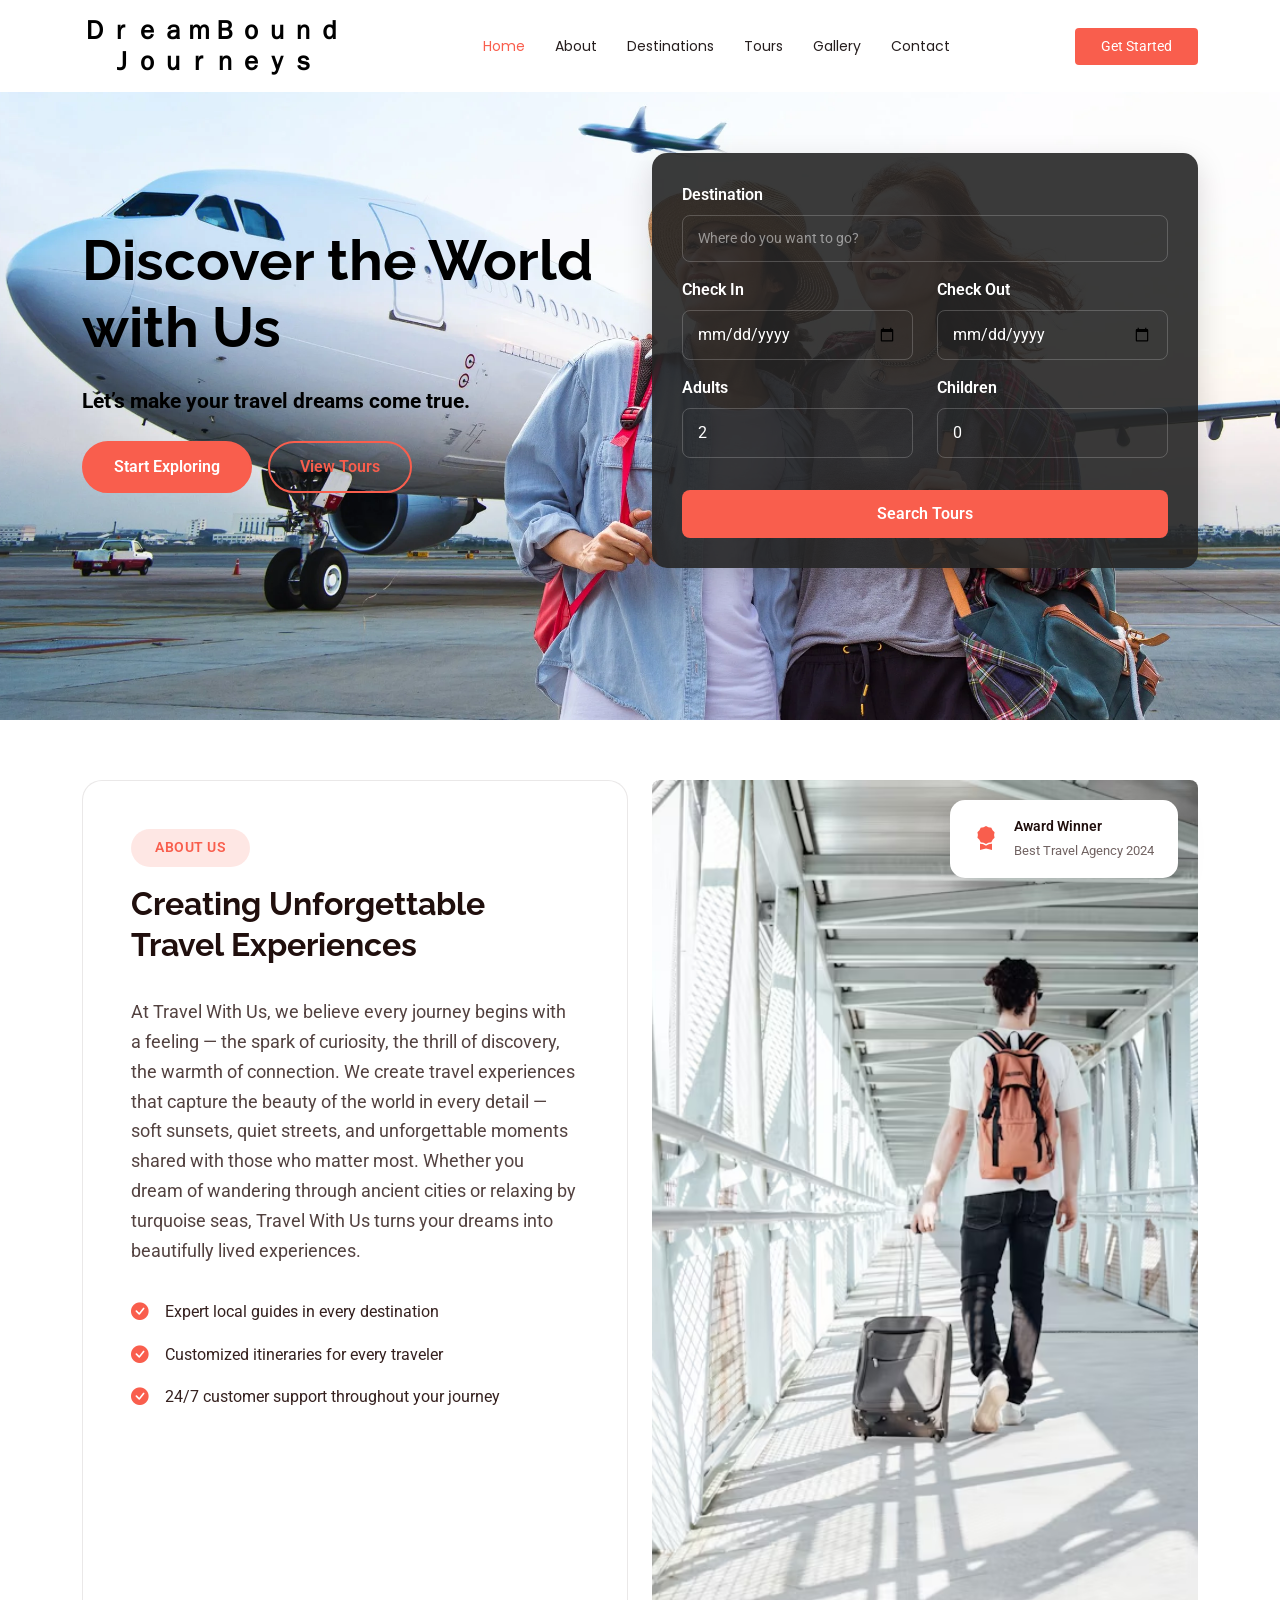
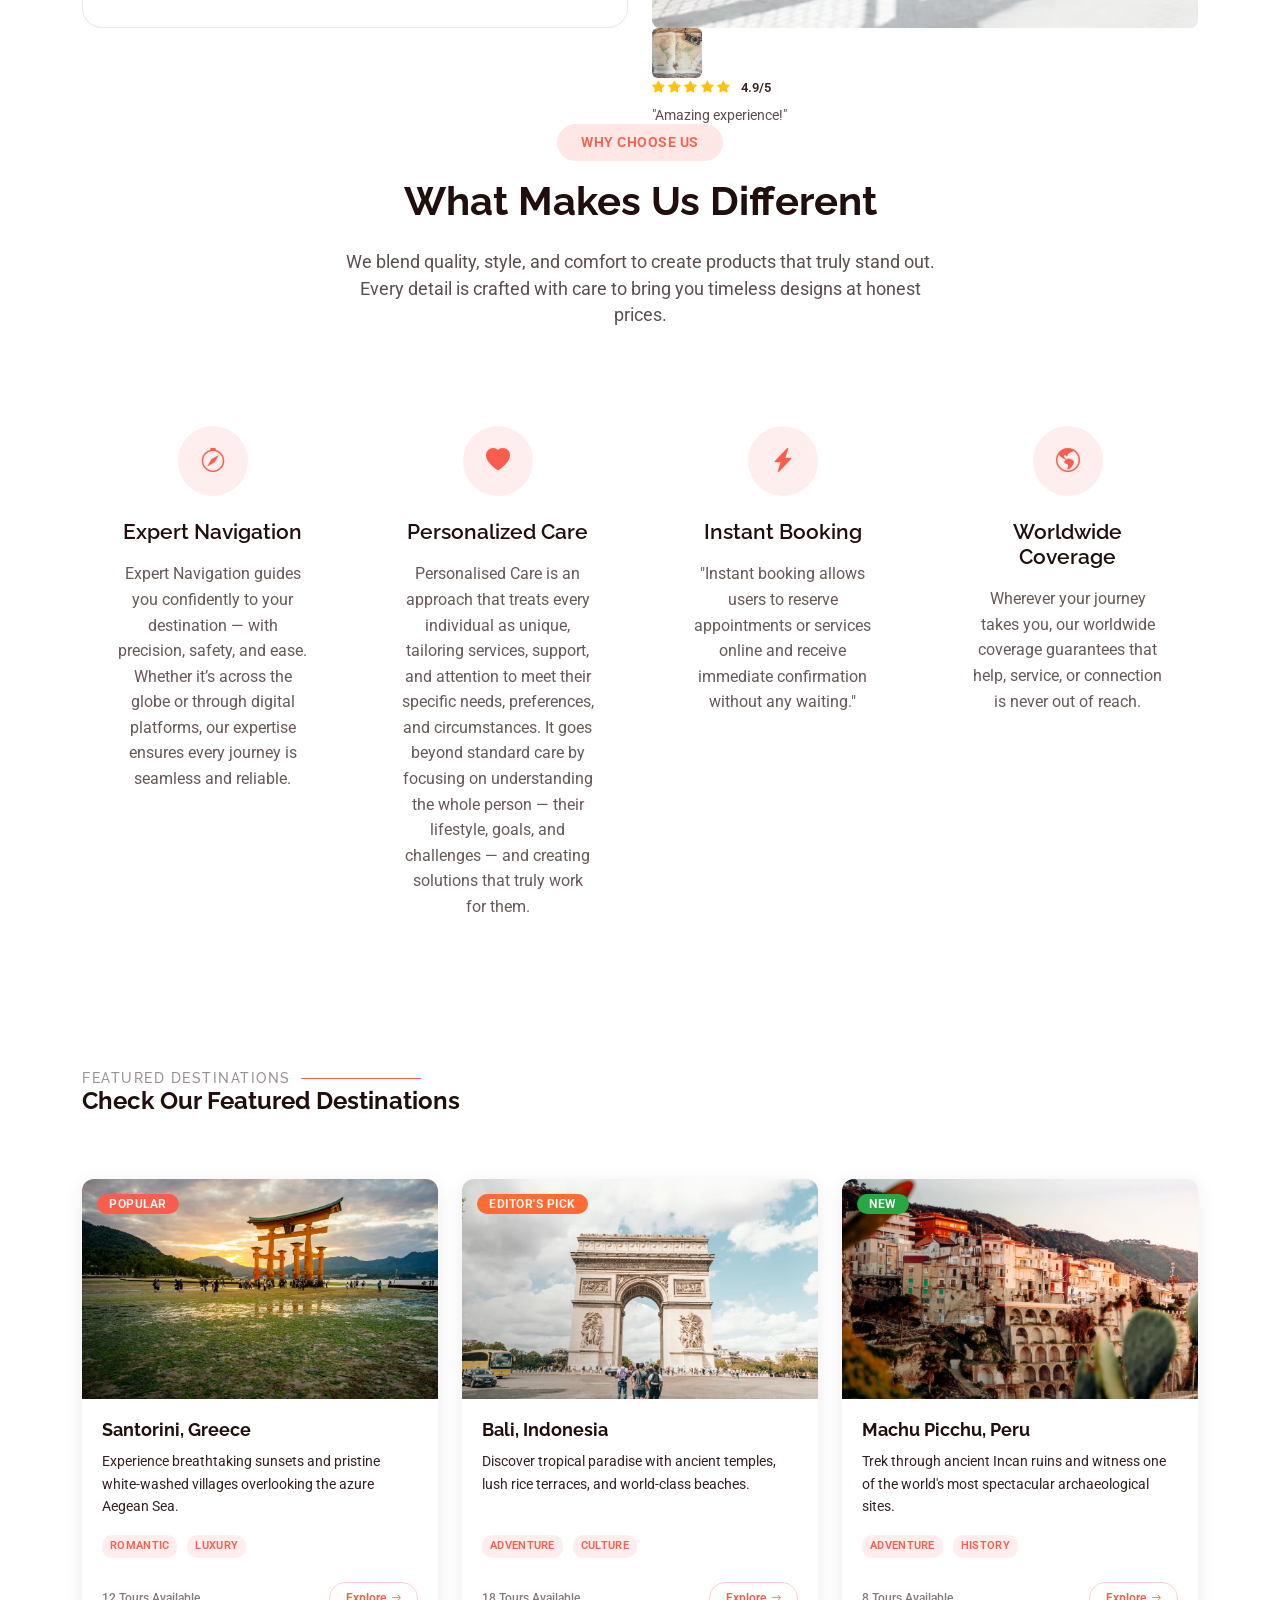
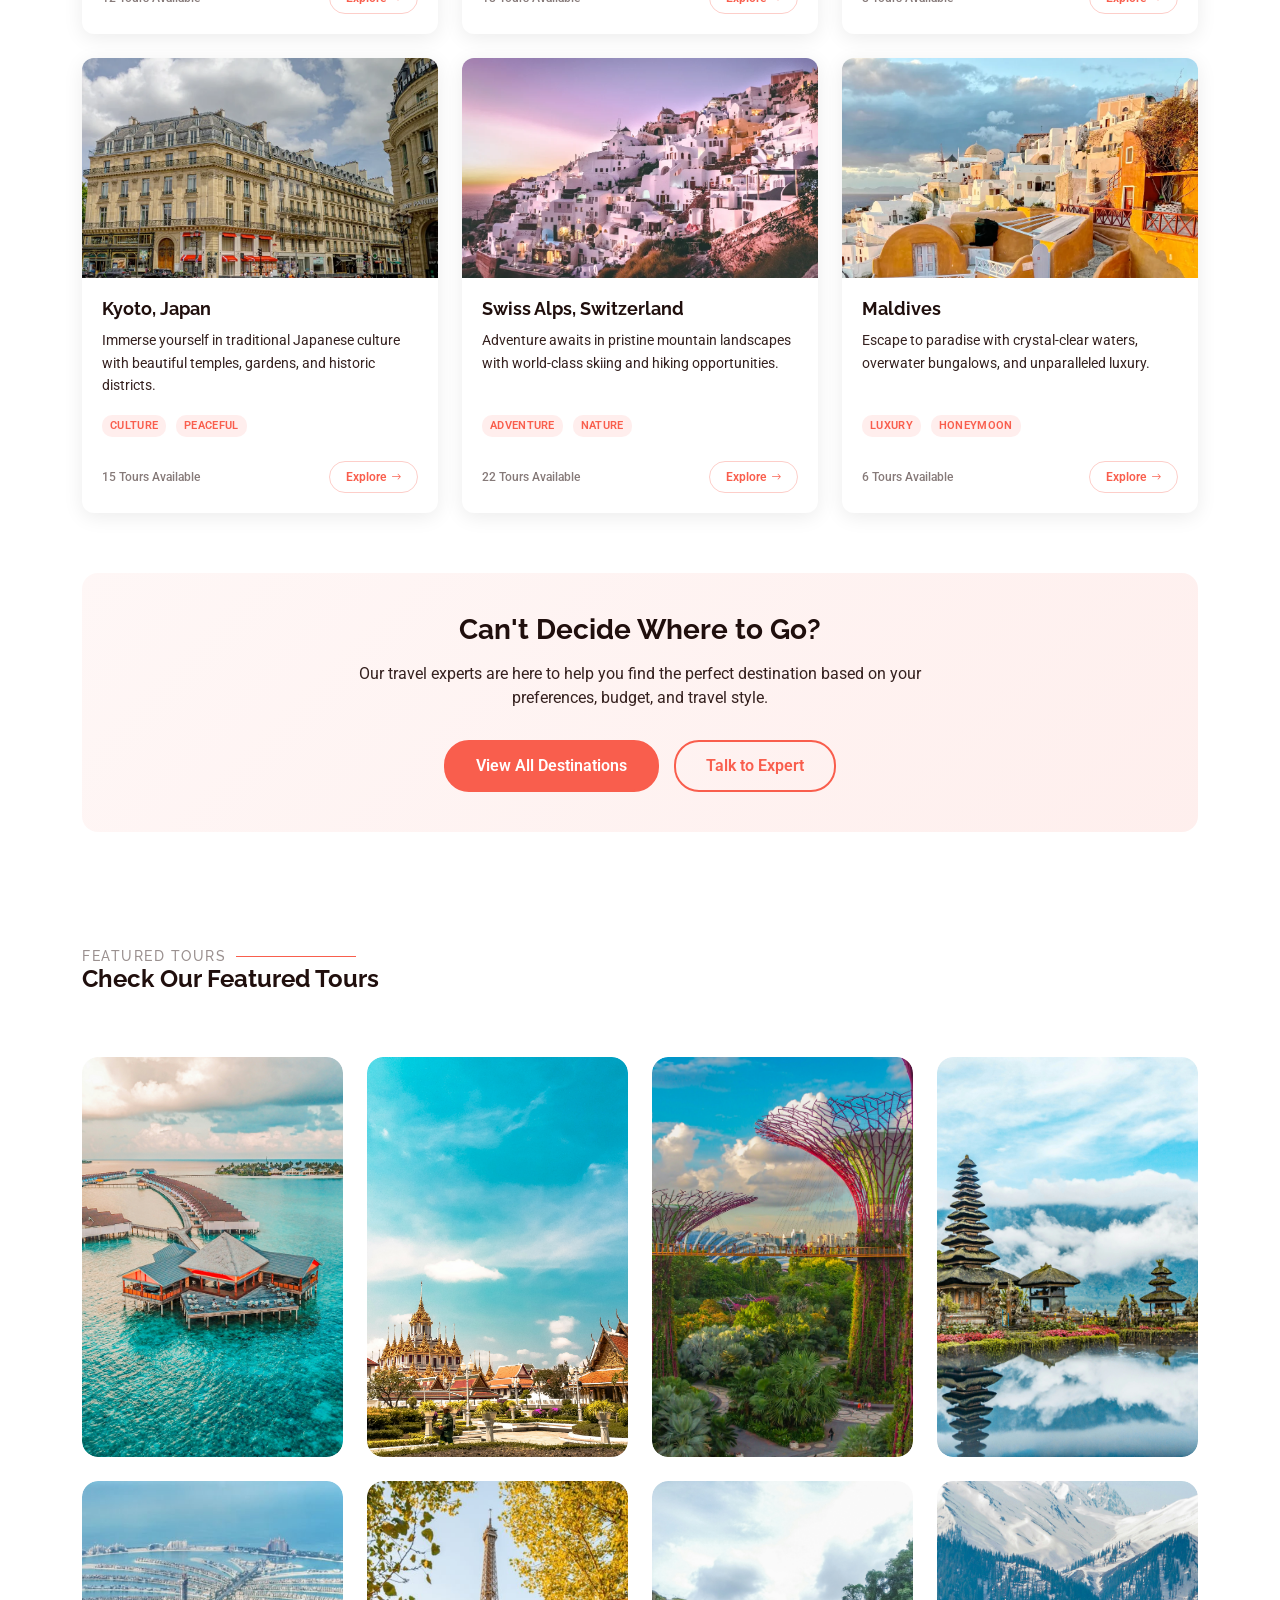
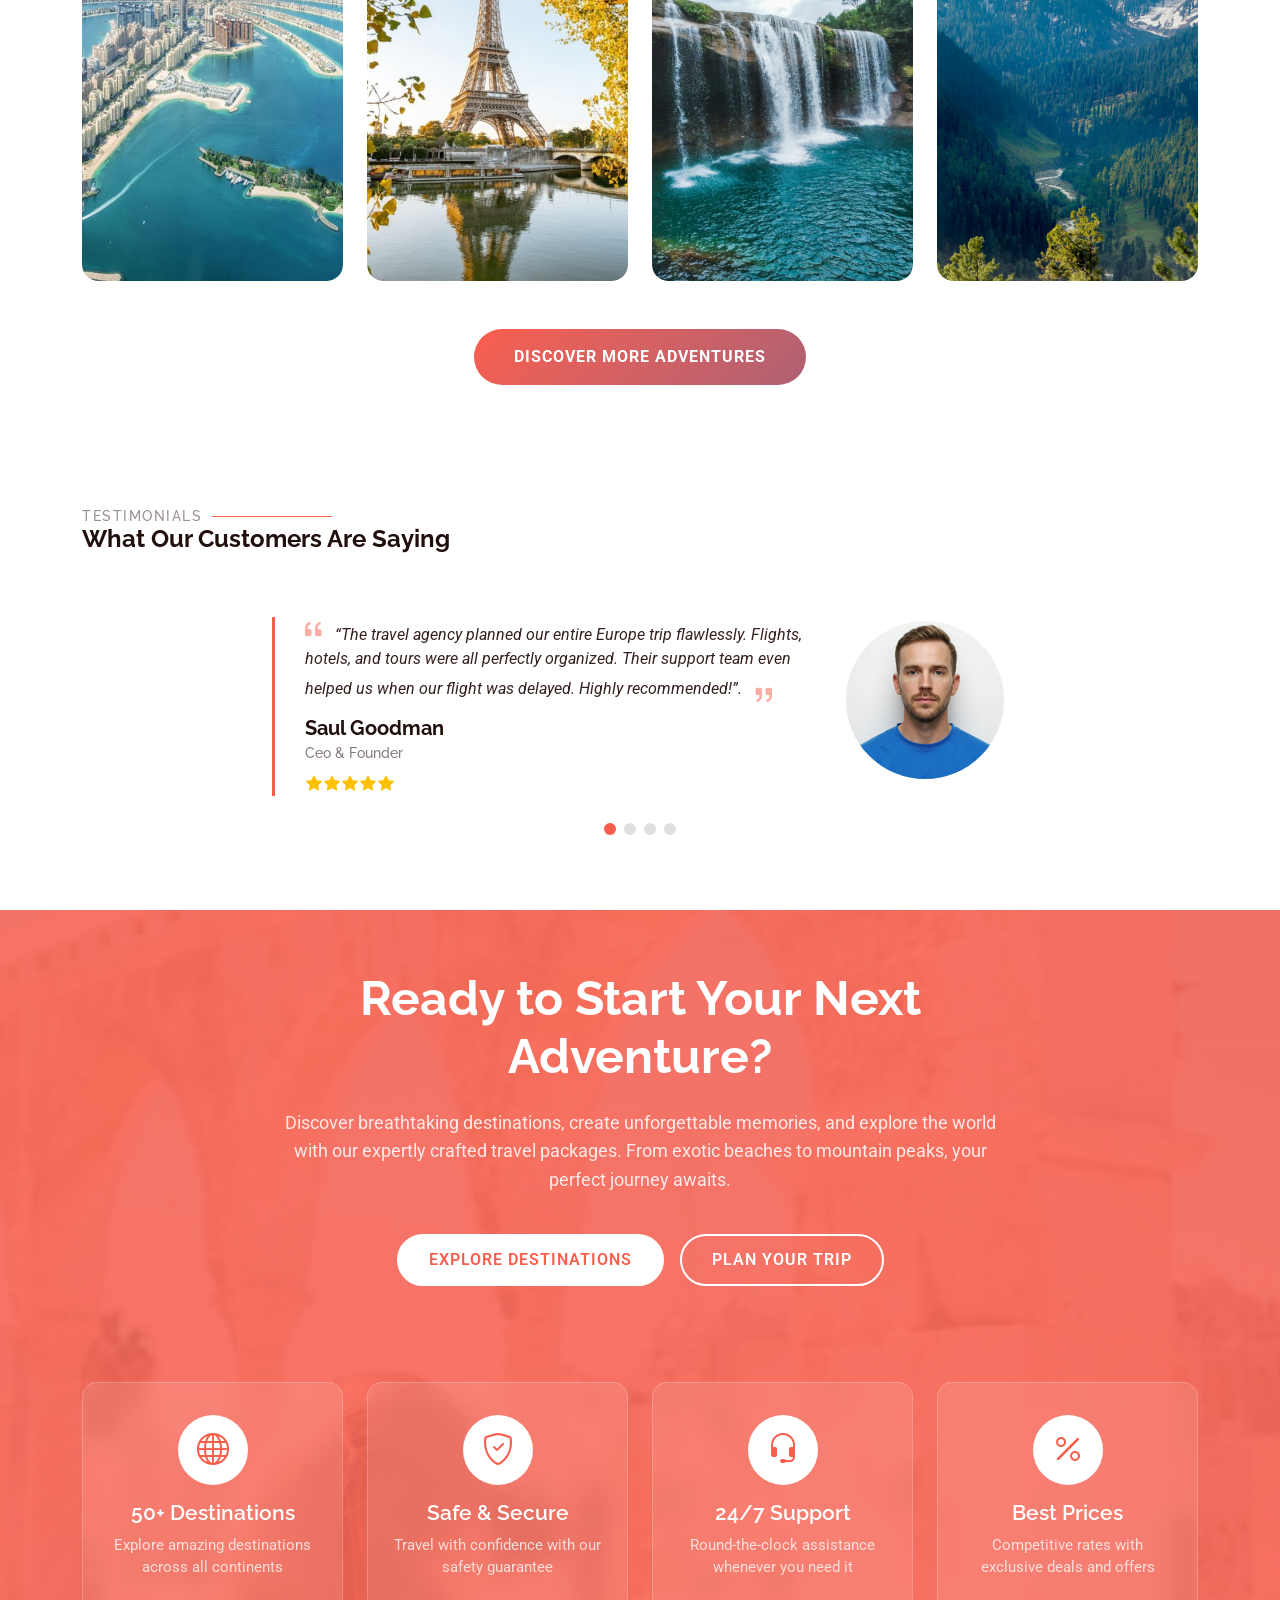
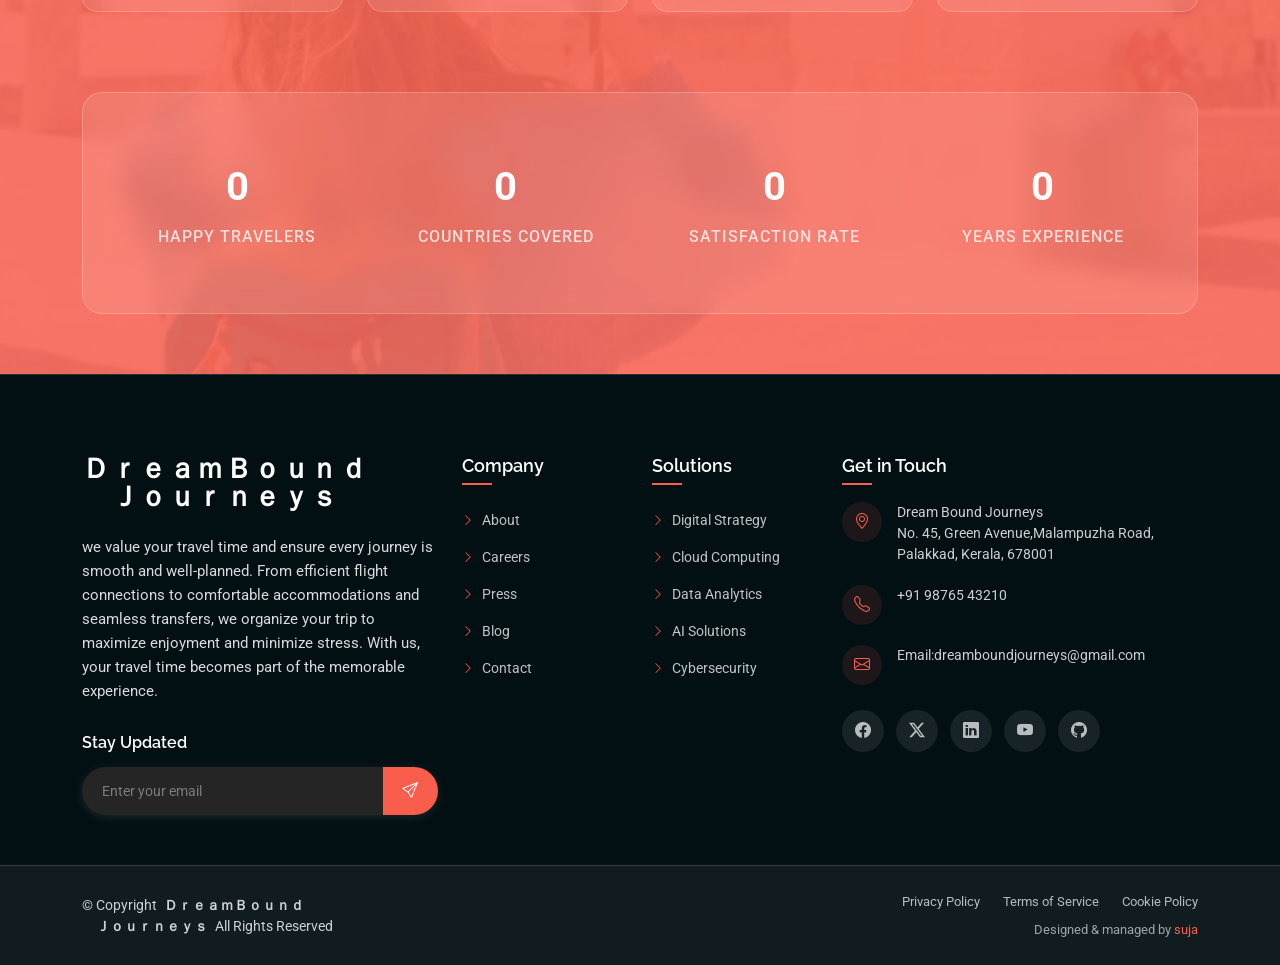
<file: index.html>
<!DOCTYPE html>
<html lang="en">

<head>
  <meta charset="utf-8">
  <meta content="width=device-width, initial-scale=1.0" name="viewport">
  <title>Index - ＤｒｅａｍＢｏｕｎｄ<br>　Ｊｏｕｒｎｅｙｓ Bootstrap Template</title>
  <meta name="description" content="">
  <meta name="keywords" content="">

  <!-- Favicons -->
  <link href="assets/img/favicon.png" rel="icon">
  <link href="assets/img/apple-touch-icon.png" rel="apple-touch-icon">

  <!-- Fonts -->
  <link href="https://fonts.googleapis.com" rel="preconnect">
  <link href="https://fonts.gstatic.com" rel="preconnect" crossorigin>
  <link href="https://fonts.googleapis.com/css2?family=Roboto:ital,wght@0,100;0,300;0,400;0,500;0,700;0,900;1,100;1,300;1,400;1,500;1,700;1,900&family=Poppins:ital,wght@0,100;0,200;0,300;0,400;0,500;0,600;0,700;0,800;0,900;1,100;1,200;1,300;1,400;1,500;1,600;1,700;1,800;1,900&family=Raleway:ital,wght@0,100;0,200;0,300;0,400;0,500;0,600;0,700;0,800;0,900;1,100;1,200;1,300;1,400;1,500;1,600;1,700;1,800;1,900&display=swap" rel="stylesheet">

  <!-- Vendor CSS Files -->
  <link href="assets/vendor/bootstrap/css/bootstrap.min.css" rel="stylesheet">
  <link href="assets/vendor/bootstrap-icons/bootstrap-icons.css" rel="stylesheet">
  <link href="assets/vendor/swiper/swiper-bundle.min.css" rel="stylesheet">
  <link href="assets/vendor/glightbox/css/glightbox.min.css" rel="stylesheet">

  <!-- Main CSS File -->
  <link href="assets/css/main.css" rel="stylesheet">

  <!-- =======================================================
  * Template Name: TravelTime
  * Template URL: https://bootstrapmade.com/traveltime-bootstrap-travel-template/
  * Updated: Jul 28 2025 with Bootstrap v5.3.7
  * Author: BootstrapMade.com
  * License: https://bootstrapmade.com/license/
  ======================================================== -->
</head>

<body class="index-page">

  <header id="header" class="header d-flex align-items-center fixed-top">
    <div class="container position-relative d-flex align-items-center justify-content-between">

      <a href="index.html" class="logo d-flex align-items-center me-auto me-xl-0">
        <!-- Uncomment the line below if you also wish to use an image logo -->
        <!-- <img src="assets/img/logo.webp" alt=""> -->
        <h1 class="sitename">ＤｒｅａｍＢｏｕｎｄ<br>　Ｊｏｕｒｎｅｙｓ</h1>
      </a>

      <nav id="navmenu" class="navmenu">
        <ul>
          <li><a href="index.html" class="active">Home</a></li>
          <li><a href="about.html">About</a></li>
          <li><a href="destinations.html">Destinations</a></li>
          <li><a href="tours.html">Tours</a></li>
          <li><a href="gallery.html">Gallery</a></li>
         
         
          <li><a href="contact.html">Contact</a></li>
        </ul>
        <i class="mobile-nav-toggle d-xl-none bi bi-list"></i>
      </nav>

      <a class="btn-getstarted" href="index.html#about">Get Started</a>

    </div>
  </header>

  <main class="main">

    <!-- Travel Hero Section -->
    <section id="travel-hero" class="travel-hero section dark-background">

      <div class="container">

        <div class="row align-items-center">
          <div class="col-lg-6">
            <div class="content">
              <h1 class="disc">Discover the World with Us</h1>
              <p class="lead">Let’s make your travel dreams come true.</p>
              <div class="d-flex flex-wrap gap-3 mt-4">
                <a href="destinations.html" class="btn btn-primary">Start Exploring</a>
                <a href="tours.html" class="btn btn-outline-light">View Tours</a>
              </div>
            </div>
          </div>
          <div class="col-lg-6 mt-5 mt-lg-0">
            <div class="booking-form">
              <form action="" method="post">
                <div class="row gy-3">
                  <div class="col-md-12">
                    <label for="destination">Destination</label>
                    <input type="text" name="destination" id="destination" class="form-control" placeholder="Where do you want to go?" required="">
                  </div>
                  <div class="col-md-6">
                    <label for="check-in">Check In</label>
                    <input type="date" name="checkin" id="check-in" class="form-control" required="">
                  </div>
                  <div class="col-md-6">
                    <label for="check-out">Check Out</label>
                    <input type="date" name="checkout" id="check-out" class="form-control" required="">
                  </div>
                  <div class="col-md-6">
                    <label for="adults">Adults</label>
                    <input type="number" name="adults" id="adults" class="form-control" min="1" max="20" value="2" required="">
                  </div>
                  <div class="col-md-6">
                    <label for="children">Children</label>
                    <input type="number" name="children" id="children" class="form-control" min="0" max="20" value="0">
                  </div>
                  <div class="col-md-12 text-center">
                    <button type="submit" class="btn btn-accent w-100 mt-3">Search Tours</button>
                  </div>
                </div>
              </form>
            </div>
          </div>
        </div>

      </div>

    </section><!-- /Travel Hero Section -->

    <!-- Why Us Section -->
    <section id="why-us" class="why-us section">

      <div class="container">

        <!-- Main Content Grid -->
        <div class="content-grid">
          <div class="row g-4 align-items-stretch">

            <!-- About Section -->
            <div class="col-lg-6">
              <div class="about-block">
                <div class="about-header">
                  <span class="section-badge">About Us</span>
                  <h3>Creating Unforgettable Travel Experiences</h3>
                </div>
                <div class="about-content">
                  <p>At Travel With Us, we believe every journey begins with a feeling — the spark of curiosity, the thrill of discovery, the warmth of connection. We create travel experiences that capture the beauty of the world in every detail — soft sunsets, quiet streets, and unforgettable moments shared with those who matter most. Whether you dream of wandering through ancient cities or relaxing by turquoise seas, Travel With Us turns your dreams into beautifully lived experiences.</p>
                  
                  <div class="feature-list">
                    <div class="feature-item">
                      <i class="bi bi-check-circle-fill"></i>
                      <span>Expert local guides in every destination</span>
                    </div>
                    <div class="feature-item">
                      <i class="bi bi-check-circle-fill"></i>
                      <span>Customized itineraries for every traveler</span>
                    </div>
                    <div class="feature-item">
                      <i class="bi bi-check-circle-fill"></i>
                      <span>24/7 customer support throughout your journey</span>
                    </div>
                  </div>
                </div>
              </div>
            </div>

            <!-- Image Showcase -->
            <div class="col-lg-6">
              <div class="image-showcase">
                <div class="main-image">
                  <img src="assets/img/travel/travel 1.avif" alt="Travel Adventure" class="img-fluid rounded-3">
                  <div class="overlay-badge">
                    <div class="badge-content">
                      <i class="bi bi-award-fill"></i>
                      <div class="badge-text">
                        <strong>Award Winner</strong>
                        <span>Best Travel Agency 2024</span>
                      </div>
                    </div>
                  </div>
                </div>
                <div class="floating-card">
                  <img src="assets/img/travel/misc-8.webp" alt="Happy Travelers" class="img-fluid rounded-2">
                  <div class="card-content">
                    <div class="rating">
                      <i class="bi bi-star-fill"></i>
                      <i class="bi bi-star-fill"></i>
                      <i class="bi bi-star-fill"></i>
                      <i class="bi bi-star-fill"></i>
                      <i class="bi bi-star-fill"></i>
                      <span>4.9/5</span>
                    </div>
                    <p>"Amazing experience!"</p>
                  </div>
                </div>
              </div>
            </div>

          </div>
        </div><!-- End Main Content Grid -->

        <!-- Why Choose Us Section -->
        <div class="why-choose-wrapper">
          <div class="section-header text-center">
            <span class="section-badge">Why Choose Us</span>
            <h3>What Makes Us Different</h3>
            <p>We blend quality, style, and comfort to create products that truly stand out.
             Every detail is crafted with care to bring you timeless designs at honest prices.</p>
          </div>

          <div class="features-container">
            <div class="row g-4">

              <div class="col-lg-3 col-md-6">
                <div class="feature-box">
                  <div class="feature-icon-wrapper">
                    <div class="feature-icon">
                      <i class="bi bi-compass"></i>
                    </div>
                  </div>
                  <h4>Expert Navigation</h4>
                  <p>Expert Navigation guides you confidently to your destination — with precision, safety, and ease. Whether it’s across the globe or through digital platforms, our expertise ensures every journey is seamless and reliable.</p>
                </div>
              </div>

              <div class="col-lg-3 col-md-6">
                <div class="feature-box">
                  <div class="feature-icon-wrapper">
                    <div class="feature-icon">
                      <i class="bi bi-heart-fill"></i>
                    </div>
                  </div>
                  <h4>Personalized Care</h4>
                  <p>Personalised Care is an approach that treats every individual as unique, tailoring services, support, and attention to meet their specific needs, preferences, and circumstances. It goes beyond standard care by focusing on understanding the whole person — their lifestyle, goals, and challenges — and creating solutions that truly work for them.</p>
                </div>
              </div>

              <div class="col-lg-3 col-md-6">
                <div class="feature-box">
                  <div class="feature-icon-wrapper">
                    <div class="feature-icon">
                      <i class="bi bi-lightning-charge-fill"></i>
                    </div>
                  </div>
                  <h4>Instant Booking</h4>
                  <p>"Instant booking allows users to reserve appointments or services online and receive immediate confirmation without any waiting."</p>
                </div>
              </div>

              <div class="col-lg-3 col-md-6">
                <div class="feature-box">
                  <div class="feature-icon-wrapper">
                    <div class="feature-icon">
                      <i class="bi bi-globe-americas"></i>
                    </div>
                  </div>
                  <h4>Worldwide Coverage</h4>
                  <p>Wherever your journey takes you, our worldwide coverage guarantees that help, service, or connection is never out of reach.</p>
                </div>
              </div>

            </div>
          </div>
        </div><!-- End Why Choose Us Section -->

      </div>

    </section><!-- /Why Us Section -->

    <!-- Featured Destinations Section -->
    <section id="featured-destinations" class="featured-destinations section">

      <!-- Section Title -->
      <div class="container section-title">
        <h2>Featured Destinations</h2>
        <div><span>Check Our</span> <span class="description-title">Featured Destinations</span></div>
      </div><!-- End Section Title -->

      <div class="container">

        <div class="row gy-4">

          <div class="col-lg-4 col-md-6">
            <div class="destination-card">
              <div class="image-wrapper">
                <img src="assets/img/travel/destination-1.webp" alt="Destination" class="img-fluid">
                <div class="overlay">
                  <div class="badge">Popular</div>
                </div>
              </div>
              <div class="content">
                <h4>Santorini, Greece</h4>
                <p>Experience breathtaking sunsets and pristine white-washed villages overlooking the azure Aegean Sea.</p>
                <div class="features">
                  <span class="feature-tag">Romantic</span>
                  <span class="feature-tag">Luxury</span>
                </div>
                <div class="card-footer">
                  <div class="tours-count">12 Tours Available</div>
                  <a href="#" class="explore-btn">
                    Explore <i class="bi bi-arrow-right"></i>
                  </a>
                </div>
              </div>
            </div>
          </div><!-- End Destination Card -->

          <div class="col-lg-4 col-md-6">
            <div class="destination-card">
              <div class="image-wrapper">
                <img src="assets/img/travel/destination-5.webp" alt="Destination" class="img-fluid">
                <div class="overlay">
                  <div class="badge featured">Editor's Pick</div>
                </div>
              </div>
              <div class="content">
                <h4>Bali, Indonesia</h4>
                <p>Discover tropical paradise with ancient temples, lush rice terraces, and world-class beaches.</p>
                <div class="features">
                  <span class="feature-tag">Adventure</span>
                  <span class="feature-tag">Culture</span>
                </div>
                <div class="card-footer">
                  <div class="tours-count">18 Tours Available</div>
                  <a href="#" class="explore-btn">
                    Explore <i class="bi bi-arrow-right"></i>
                  </a>
                </div>
              </div>
            </div>
          </div><!-- End Destination Card -->

          <div class="col-lg-4 col-md-6">
            <div class="destination-card">
              <div class="image-wrapper">
                <img src="assets/img/travel/destination-8.webp" alt="Destination" class="img-fluid">
                <div class="overlay">
                  <div class="badge new">New</div>
                </div>
              </div>
              <div class="content">
                <h4>Machu Picchu, Peru</h4>
                <p>Trek through ancient Incan ruins and witness one of the world's most spectacular archaeological sites.</p>
                <div class="features">
                  <span class="feature-tag">Adventure</span>
                  <span class="feature-tag">History</span>
                </div>
                <div class="card-footer">
                  <div class="tours-count">8 Tours Available</div>
                  <a href="#" class="explore-btn">
                    Explore <i class="bi bi-arrow-right"></i>
                  </a>
                </div>
              </div>
            </div>
          </div><!-- End Destination Card -->

          <div class="col-lg-4 col-md-6">
            <div class="destination-card">
              <div class="image-wrapper">
                <img src="assets/img/travel/destination-12.webp" alt="Destination" class="img-fluid">
              </div>
              <div class="content">
                <h4>Kyoto, Japan</h4>
                <p>Immerse yourself in traditional Japanese culture with beautiful temples, gardens, and historic districts.</p>
                <div class="features">
                  <span class="feature-tag">Culture</span>
                  <span class="feature-tag">Peaceful</span>
                </div>
                <div class="card-footer">
                  <div class="tours-count">15 Tours Available</div>
                  <a href="#" class="explore-btn">
                    Explore <i class="bi bi-arrow-right"></i>
                  </a>
                </div>
              </div>
            </div>
          </div><!-- End Destination Card -->

          <div class="col-lg-4 col-md-6">
            <div class="destination-card">
              <div class="image-wrapper">
                <img src="assets/img/travel/destination-3.webp" alt="Destination" class="img-fluid">
              </div>
              <div class="content">
                <h4>Swiss Alps, Switzerland</h4>
                <p>Adventure awaits in pristine mountain landscapes with world-class skiing and hiking opportunities.</p>
                <div class="features">
                  <span class="feature-tag">Adventure</span>
                  <span class="feature-tag">Nature</span>
                </div>
                <div class="card-footer">
                  <div class="tours-count">22 Tours Available</div>
                  <a href="#" class="explore-btn">
                    Explore <i class="bi bi-arrow-right"></i>
                  </a>
                </div>
              </div>
            </div>
          </div><!-- End Destination Card -->

          <div class="col-lg-4 col-md-6">
            <div class="destination-card">
              <div class="image-wrapper">
                <img src="assets/img/travel/destination-16.webp" alt="Destination" class="img-fluid">
              </div>
              <div class="content">
                <h4>Maldives</h4>
                <p>Escape to paradise with crystal-clear waters, overwater bungalows, and unparalleled luxury.</p>
                <div class="features">
                  <span class="feature-tag">Luxury</span>
                  <span class="feature-tag">Honeymoon</span>
                </div>
                <div class="card-footer">
                  <div class="tours-count">6 Tours Available</div>
                  <a href="#" class="explore-btn">
                    Explore <i class="bi bi-arrow-right"></i>
                  </a>
                </div>
              </div>
            </div>
          </div><!-- End Destination Card -->

        </div>

        <div class="destinations-cta">
          <div class="row justify-content-center">
            <div class="col-lg-8 text-center">
              <h3>Can't Decide Where to Go?</h3>
              <p>Our travel experts are here to help you find the perfect destination based on your preferences, budget, and travel style.</p>
              <div class="cta-buttons">
                <a href="destinations.html" class="btn btn-primary">View All Destinations</a>
                <a href="contact.html" class="btn btn-outline">Talk to Expert</a>
              </div>
            </div>
          </div>
        </div>

      </div>

    </section><!-- /Featured Destinations Section -->

    <!-- Featured Tours Section -->
    <section id="featured-tours" class="featured-tours section">

      <!-- Section Title -->
      <div class="container section-title">
        <h2>Featured Tours</h2>
        <div><span>Check Our</span> <span class="description-title">Featured Tours</span></div>
      </div><!-- End Section Title -->

      <div class="container">

        <div class="row g-4">
          <div class="col-xl-3 col-lg-4 col-md-6">
            <div class="destination-card">
              <div class="destination-overlay">
                <img src="assets/img/travel/MALDIVES.jpg" alt="Mountain Adventure" class="img-fluid" loading="lazy">
                <div class="card-overlay">
                  <div class="badge-container">
                    <span class="featured-badge">Best Seller</span>
                    <span class="price-tag"> ₹2.4lakh</span>
                  </div>
                  <div class="card-details">
                    <h5>Maldives</h5>
                    <div class="meta-info">
                      <span><i class="bi bi-calendar3"></i> 7 Days</span>
                      <span><i class="bi bi-geo-alt"></i> Country in South Asia</span>
                    </div>
                    <p> The Maldives offers a range of packages from budget-friendly to ultra-luxury, catering to different client needs such as honeymoons, family getaways, or diving trips.</p>
                    <div class="action-row">
                      <a href="booking.html" class="explore-btn">Explore Tour</a>
                      <div class="rating-stars">
                        <i class="bi bi-star-fill"></i>
                        <i class="bi bi-star-fill"></i>
                        <i class="bi bi-star-fill"></i>
                        <i class="bi bi-star-fill"></i>
                        <i class="bi bi-star-half"></i>
                        <small>4.7</small>
                      </div>
                    </div>
                  </div>
                </div>
              </div>
            </div>
          </div><!-- End Tour Item -->

          <div class="col-xl-3 col-lg-4 col-md-6">
            <div class="destination-card">
              <div class="destination-overlay">
                <img src="assets/img/travel/Thailand.jpg" alt="Island Hopping" class="img-fluid" loading="lazy">
                <div class="card-overlay">
                  <div class="badge-container">
                    <span class="featured-badge hot">Hot Deal</span>
                    <span class="price-tag"> ₹3.6lakh</span>
                  </div>
                  <div class="card-details">
                    <h5>Loha Prasat, Bangkok,</h5>
                    <div class="meta-info">
                      <span><i class="bi bi-calendar3"></i> 6 Days</span>
                      <span><i class="bi bi-geo-alt"></i> Thailand</span>
                    </div>
                    <p>Thailand is a sovereign state in Southeast Asia, known for its rich culture, Buddhist temples, and diverse geography, which includes tropical islands, mountains, and plains.</p>
                    <div class="action-row">
                      <a href="booking.html" class="explore-btn">Explore Tour</a>
                      <div class="rating-stars">
                        <i class="bi bi-star-fill"></i>
                        <i class="bi bi-star-fill"></i>
                        <i class="bi bi-star-fill"></i>
                        <i class="bi bi-star-fill"></i>
                        <i class="bi bi-star-fill"></i>
                        <small>4.9</small>
                      </div>
                    </div>
                  </div>
                </div>
              </div>
            </div>
          </div><!-- End Tour Item -->

          <div class="col-xl-3 col-lg-4 col-md-6">
            <div class="destination-card">
              <div class="destination-overlay">
                <img src="assets/img/travel/singapore.jpg" alt="Cultural Heritage" class="img-fluid" loading="lazy">
                <div class="card-overlay">
                  <div class="badge-container">
                    <span class="featured-badge cultural">Cultural</span>
                    <span class="price-tag"> ₹7.4lakh</span>
                  </div>
                  <div class="card-details">
                    <h5>singapore</h5>
                    <div class="meta-info">
                      <span><i class="bi bi-calendar3"></i> 9 Days</span>
                      <span><i class="bi bi-geo-alt"></i> singapore</span>
                    </div>
                    <p>Singapore is a prosperous island city-state in Southeast Asia, located at the southern tip of the Malay Peninsula..</p>
                    <div class="action-row">
                      <a href="booking.html" class="explore-btn">Explore Tour</a>
                      <div class="rating-stars">
                        <i class="bi bi-star-fill"></i>
                        <i class="bi bi-star-fill"></i>
                        <i class="bi bi-star-fill"></i>
                        <i class="bi bi-star-fill"></i>
                        <i class="bi bi-star"></i>
                        <small>4.5</small>
                      </div>
                    </div>
                  </div>
                </div>
              </div>
            </div>
          </div><!-- End Tour Item -->

          <div class="col-xl-3 col-lg-4 col-md-6">
            <div class="destination-card">
              <div class="destination-overlay">
                <img src="assets/img/travel/bali.jpg" alt="Safari Experience" class="img-fluid" loading="lazy">
                <div class="card-overlay">
                  <div class="badge-container">
                    <span class="featured-badge limited">Limited</span>
                    <span class="price-tag"> ₹3.7lakh</span>
                  </div>
                  <div class="card-details">
                    <h5>Ulun Danu Beratan Temple, </h5>
                    <div class="meta-info">
                      <span><i class="bi bi-calendar3"></i> 12 Days</span>
                      <span><i class="bi bi-geo-alt"></i> Bali</span>
                    </div>
                    <p>Bali is an Indonesian island province famous for its rich culture, stunning natural beauty, and spiritual heritage. It is known as the "Island of the Gods".</p>
                    <div class="action-row">
                      <a href="booking.html" class="explore-btn">Explore Tour</a>
                      <div class="rating-stars">
                        <i class="bi bi-star-fill"></i>
                        <i class="bi bi-star-fill"></i>
                        <i class="bi bi-star-fill"></i>
                        <i class="bi bi-star-fill"></i>
                        <i class="bi bi-star-fill"></i>
                        <small>4.8</small>
                      </div>
                    </div>
                  </div>
                </div>
              </div>
            </div>
          </div><!-- End Tour Item -->

          <div class="col-xl-3 col-lg-4 col-md-6">
            <div class="destination-card">
              <div class="destination-overlay">
                <img src="assets/img/travel/dubai.jpeg" alt="Northern Lights" class="img-fluid" loading="lazy">
                <div class="card-overlay">
                  <div class="badge-container">
                    <span class="featured-badge new">New Tour</span>
                    <span class="price-tag"> ₹3.3lakh</span>
                  </div>
                  <div class="card-details">
                    <h5>Dubai</h5>
                    <div class="meta-info">
                      <span><i class="bi bi-calendar3"></i> 8 Days</span>
                      <span><i class="bi bi-geo-alt"></i>UAE</span>
                    </div>
                    <p>Dubai is the most populous city and capital of the Emirate of Dubai, in the United Arab Emirates (UAE).create a diverse itinerary by blending modern landmarks, cultural experiences, and adventure.</p>
                    <div class="action-row">
                      <a href="booking.html" class="explore-btn">Explore Tour</a>
                      <div class="rating-stars">
                        <i class="bi bi-star-fill"></i>
                        <i class="bi bi-star-fill"></i>
                        <i class="bi bi-star-fill"></i>
                        <i class="bi bi-star-fill"></i>
                        <i class="bi bi-star-half"></i>
                        <small>4.6</small>
                      </div>
                    </div>
                  </div>
                </div>
              </div>
            </div>
          </div><!-- End Tour Item -->

          <div class="col-xl-3 col-lg-4 col-md-6">
            <div class="destination-card">
              <div class="destination-overlay">
                <img src="assets/img/travel/paris.jpeg" alt="Desert Journey" class="img-fluid" loading="lazy">
                <div class="card-overlay">
                  <div class="badge-container">
                    <span class="featured-badge adventure">Adventure</span>
                    <span class="price-tag"> ₹6.9 lakh</span>
                  </div>
                  <div class="card-details">
                    <h5>paris</h5>
                    <div class="meta-info">
                      <span><i class="bi bi-calendar3"></i> 6 Days</span>
                      <span><i class="bi bi-geo-alt"></i> France</span>
                    </div>
                    <p>Paris is the capital and largest city of France, known globally as a hub for culture, fashion, and art, and nicknamed the "City of Light".</p>
                    <div class="action-row">
                      <a href="booking.html" class="explore-btn">Explore Tour</a>
                      <div class="rating-stars">
                        <i class="bi bi-star-fill"></i>
                        <i class="bi bi-star-fill"></i>
                        <i class="bi bi-star-fill"></i>
                        <i class="bi bi-star-fill"></i>
                        <i class="bi bi-star"></i>
                        <small>4.4</small>
                      </div>
                    </div>
                  </div>
                </div>
              </div>
            </div>
          </div><!-- End Tour Item -->

          <div class="col-xl-3 col-lg-4 col-md-6">
            <div class="destination-card">
              <div class="destination-overlay">
                <img src="assets/img/travel/meghalaya.jpg" alt="City Explorer" class="img-fluid" loading="lazy">
                <div class="card-overlay">
                  <div class="badge-container">
                    <span class="featured-badge popular">Popular</span>
                    <span class="price-tag"> ₹2.4lakh</span>
                  </div>
                  <div class="card-details">
                    <h5>Shillong</h5>
                    <div class="meta-info">
                      <span><i class="bi bi-calendar3"></i> 5Days</span>
                      <span><i class="bi bi-geo-alt"></i>Meghalaya</span>
                    </div>
                    <p>Meghalaya is a state in northeastern India known as the "abode of clouds," famous for its natural beauty, rich heritage, and unique culture. .</p>
                    <div class="action-row">
                      <a href="booking.html" class="explore-btn">Explore Tour</a>
                      <div class="rating-stars">
                        <i class="bi bi-star-fill"></i>
                        <i class="bi bi-star-fill"></i>
                        <i class="bi bi-star-fill"></i>
                        <i class="bi bi-star-fill"></i>
                        <i class="bi bi-star-half"></i>
                        <small>4.7</small>
                      </div>
                    </div>
                  </div>
                </div>
              </div>
            </div>
          </div><!-- End Tour Item -->

          <div class="col-xl-3 col-lg-4 col-md-6">
            <div class="destination-card">
              <div class="destination-overlay">
                <img src="assets/img/travel/kashmir.jpg" alt="Coastal Paradise" class="img-fluid" loading="lazy">
                <div class="card-overlay">
                  <div class="badge-container">
                    <span class="featured-badge luxury">Luxury</span>
                    <span class="price-tag"> ₹5.3 lakh</span>
                  </div>
                  <div class="card-details">
                    <h5>Jammu and Kashmir</h5>
                    <div class="meta-info">
                      <span><i class="bi bi-calendar3"></i> 11 Days</span>
                      <span><i class="bi bi-geo-alt"></i> India</span>
                    </div>
                    <p>Kashmir is known as "Paradise on Earth" for its stunning natural beauty, including the majestic Himalayas, serene lakes, and lush valleys.Travel agencies can market Kashmir by highlighting its diverse offerings, such as luxury and budget-friendly tour packages, adventure activities like skiing, and cultural experiences.</p>
                    <div class="action-row">
                      <a href="booking.html" class="explore-btn">Explore Tour</a>
                      <div class="rating-stars">
                        <i class="bi bi-star-fill"></i>
                        <i class="bi bi-star-fill"></i>
                        <i class="bi bi-star-fill"></i>
                        <i class="bi bi-star-fill"></i>
                        <i class="bi bi-star-fill"></i>
                        <small>5.0</small>
                      </div>
                    </div>
                  </div>
                </div>
              </div>
            </div>
          </div><!-- End Tour Item -->

        </div>

        <div class="text-center mt-5">
          <a href="tours.html" class="discover-more-btn">Discover More Adventures</a>
        </div>

      </div>

    </section><!-- /Featured Tours Section -->

    <!-- Testimonials Home Section -->
    <section id="testimonials-home" class="testimonials-home section">

      <!-- Section Title -->
      <div class="container section-title">
        <h2>Testimonials</h2>
        <div><span>What Our Customers</span> <span class="description-title">Are Saying</span></div>
      </div><!-- End Section Title -->

      <div class="container">

        <div class="swiper init-swiper">
          <script type="application/json" class="swiper-config">
            {
              "loop": true,
              "speed": 600,
              "autoplay": {
                "delay": 5000
              },
              "slidesPerView": "auto",
              "pagination": {
                "el": ".swiper-pagination",
                "type": "bullets",
                "clickable": true
              }
            }
          </script>
          <div class="swiper-wrapper">

            <div class="swiper-slide">
              <div class="testimonial-item">
                <div class="row gy-4 justify-content-center">
                  <div class="col-lg-6">
                    <div class="testimonial-content">
                      <p>
                        <i class="bi bi-quote quote-icon-left"></i>
                        <span>“The travel agency planned our entire Europe trip flawlessly. Flights, hotels, and tours were all perfectly organized. Their support team even helped us when our flight was delayed. Highly recommended!”.</span>
                        <i class="bi bi-quote quote-icon-right"></i>
                      </p>
                      <h3>Saul Goodman</h3>
                      <h4>Ceo &amp; Founder</h4>
                      <div class="stars">
                        <i class="bi bi-star-fill"></i><i class="bi bi-star-fill"></i><i class="bi bi-star-fill"></i><i class="bi bi-star-fill"></i><i class="bi bi-star-fill"></i>
                      </div>
                    </div>
                  </div>
                  <div class="col-lg-2 text-center">
                    <img src="assets/img/person/person-m-9.webp" class="img-fluid testimonial-img" alt="">
                  </div>
                </div>
              </div>
            </div><!-- End testimonial item -->

            <div class="swiper-slide">
              <div class="testimonial-item">
                <div class="row gy-4 justify-content-center">
                  <div class="col-lg-6">
                    <div class="testimonial-content">
                      <p>
                        <i class="bi bi-quote quote-icon-left"></i>
                        <span>“The travel agency planned our entire Europe trip flawlessly. Flights, hotels, and tours were all perfectly organized. Their support team even helped us when our flight was delayed. Highly recommended!”</span>
                        <i class="bi bi-quote quote-icon-right"></i>
                      </p>
                      <h3>Sara Wilsson</h3>
                      <h4>Designer</h4>
                      <div class="stars">
                        <i class="bi bi-star-fill"></i><i class="bi bi-star-fill"></i><i class="bi bi-star-fill"></i><i class="bi bi-star-fill"></i><i class="bi bi-star-fill"></i>
                      </div>
                    </div>
                  </div>
                  <div class="col-lg-2 text-center">
                    <img src="assets/img/person/person-f-5.webp" class="img-fluid testimonial-img" alt="">
                  </div>
                </div>
              </div>
            </div><!-- End testimonial item -->

            <div class="swiper-slide">
              <div class="testimonial-item">
                <div class="row gy-4 justify-content-center">
                  <div class="col-lg-6">
                    <div class="testimonial-content">
                      <p>
                        <i class="bi bi-quote quote-icon-left"></i>
                        <span>“The agent was very patient and helped me customize my honeymoon itinerary. Loved the resort they recommended. I’ll definitely book with them again.”</span>
                        <i class="bi bi-quote quote-icon-right"></i>
                      </p>
                      <h3>Jena Karlis</h3>
                      <h4>Store Owner</h4>
                      <div class="stars">
                        <i class="bi bi-star-fill"></i><i class="bi bi-star-fill"></i><i class="bi bi-star-fill"></i><i class="bi bi-star-fill"></i><i class="bi bi-star-fill"></i>
                      </div>
                    </div>
                  </div>
                  <div class="col-lg-2 text-center">
                    <img src="assets/img/person/person-f-12.webp" class="img-fluid testimonial-img" alt="">
                  </div>
                </div>
              </div>
            </div><!-- End testimonial item -->

            <div class="swiper-slide">
              <div class="testimonial-item">
                <div class="row gy-4 justify-content-center">
                  <div class="col-lg-6">
                    <div class="testimonial-content">
                      <p>
                        <i class="bi bi-quote quote-icon-left"></i>
                        <span>“This travel agency made my vacation completely stress-free. They handled everything—from flights to hotels—and gave me great recommendations. Definitely booking with them again!”.</span>
                        <i class="bi bi-quote quote-icon-right"></i>
                      </p>
                      <h3>John Larson</h3>
                      <h4>Entrepreneur</h4>
                      <div class="stars">
                        <i class="bi bi-star-fill"></i><i class="bi bi-star-fill"></i><i class="bi bi-star-fill"></i><i class="bi bi-star-fill"></i><i class="bi bi-star-fill"></i>
                      </div>
                    </div>
                  </div>
                  <div class="col-lg-2 text-center">
                    <img src="assets/img/person/person-m-12.webp" class="img-fluid testimonial-img" alt="">
                  </div>
                </div>
              </div>
            </div><!-- End testimonial item -->

          </div>
          <div class="swiper-pagination"></div>
        </div>

      </div>

    </section><!-- /Testimonials Home Section -->

    <!-- Call To Action Section -->
    <section id="call-to-action" class="call-to-action section">

      <div class="container">

        <div class="row justify-content-center">
          <div class="col-lg-8 text-center">
            <h2>Ready to Start Your Next Adventure?</h2>
            <p>Discover breathtaking destinations, create unforgettable memories, and explore the world with our expertly crafted travel packages. From exotic beaches to mountain peaks, your perfect journey awaits.</p>
            <div class="cta-buttons">
              <a href="destinations.html" class="btn-primary">Explore Destinations</a>
              <a href="tours.html" class="btn-secondary">Plan Your Trip</a>
            </div>
          </div>
        </div>

        <div class="row mt-5">
          <div class="col-lg-3 col-md-6">
            <div class="feature-item text-center">
              <div class="icon">
                <i class="bi bi-globe"></i>
              </div>
              <h4>50+ Destinations</h4>
              <p>Explore amazing destinations across all continents</p>
            </div>
          </div>

          <div class="col-lg-3 col-md-6">
            <div class="feature-item text-center">
              <div class="icon">
                <i class="bi bi-shield-check"></i>
              </div>
              <h4>Safe &amp; Secure</h4>
              <p>Travel with confidence with our safety guarantee</p>
            </div>
          </div>

          <div class="col-lg-3 col-md-6">
            <div class="feature-item text-center">
              <div class="icon">
                <i class="bi bi-headset"></i>
              </div>
              <h4>24/7 Support</h4>
              <p>Round-the-clock assistance whenever you need it</p>
            </div>
          </div>

          <div class="col-lg-3 col-md-6">
            <div class="feature-item text-center">
              <div class="icon">
                <i class="bi bi-percent"></i>
              </div>
              <h4>Best Prices</h4>
              <p>Competitive rates with exclusive deals and offers</p>
            </div>
          </div>
        </div>

        <div class="stats-section">
          <div class="row text-center">
            <div class="col-lg-3 col-md-6">
              <div class="stat-item">
                <span class="stat-number purecounter" data-purecounter-start="0" data-purecounter-end="15000" data-purecounter-duration="2"></span>
                <span class="stat-label">Happy Travelers</span>
              </div>
            </div>

            <div class="col-lg-3 col-md-6">
              <div class="stat-item">
                <span class="stat-number purecounter" data-purecounter-start="0" data-purecounter-end="127" data-purecounter-duration="2"></span>
                <span class="stat-label">Countries Covered</span>
              </div>
            </div>

            <div class="col-lg-3 col-md-6">
              <div class="stat-item">
                <span class="stat-number purecounter" data-purecounter-start="0" data-purecounter-end="98" data-purecounter-duration="2"></span>
                <span class="stat-label">Satisfaction Rate</span>
              </div>
            </div>

            <div class="col-lg-3 col-md-6">
              <div class="stat-item">
                <span class="stat-number purecounter" data-purecounter-start="0" data-purecounter-end="12" data-purecounter-duration="2"></span>
                <span class="stat-label">Years Experience</span>
              </div>
            </div>
          </div>
        </div>

      </div>

    </section><!-- /Call To Action Section -->

  </main>

  <footer id="footer" class="footer position-relative dark-background">

    <div class="container">
      <div class="row gy-5">

        <div class="col-lg-4">
          <div class="footer-content">
            <a href="index.html" class="logo d-flex align-items-center mb-4">
              <span class="sitename">ＤｒｅａｍＢｏｕｎｄ<br>　Ｊｏｕｒｎｅｙｓ</span>
            </a>
            <p class="mb-4">we value your travel time and ensure every journey is smooth and well-planned. From efficient flight connections to comfortable accommodations and seamless transfers, we organize your trip to maximize enjoyment and minimize stress. With us, your travel time becomes part of the memorable experience.</p>

            <div class="newsletter-form">
              <h5>Stay Updated</h5>
              <form action="forms/newsletter.php" method="post" class="php-email-form">
                <div class="input-group">
                  <input type="email" name="email" class="form-control" placeholder="Enter your email" required="">
                  <button type="submit" class="btn-subscribe">
                    <i class="bi bi-send"></i>
                  </button>
                </div>
                <div class="loading">Loading</div>
                <div class="error-message"></div>
                <div class="sent-message">Thank you for subscribing!</div>
              </form>
            </div>
          </div>
        </div>

        <div class="col-lg-2 col-6">
          <div class="footer-links">
            <h4>Company</h4>
            <ul>
              <li><a href="#"><i class="bi bi-chevron-right"></i> About</a></li>
              <li><a href="#"><i class="bi bi-chevron-right"></i> Careers</a></li>
              <li><a href="#"><i class="bi bi-chevron-right"></i> Press</a></li>
              <li><a href="#"><i class="bi bi-chevron-right"></i> Blog</a></li>
              <li><a href="#"><i class="bi bi-chevron-right"></i> Contact</a></li>
            </ul>
          </div>
        </div>

        <div class="col-lg-2 col-6">
          <div class="footer-links">
            <h4>Solutions</h4>
            <ul>
              <li><a href="#"><i class="bi bi-chevron-right"></i> Digital Strategy</a></li>
              <li><a href="#"><i class="bi bi-chevron-right"></i> Cloud Computing</a></li>
              <li><a href="#"><i class="bi bi-chevron-right"></i> Data Analytics</a></li>
              <li><a href="#"><i class="bi bi-chevron-right"></i> AI Solutions</a></li>
              <li><a href="#"><i class="bi bi-chevron-right"></i> Cybersecurity</a></li>
            </ul>
          </div>
        </div>

        <div class="col-lg-4">
          <div class="footer-contact">
            <h4>Get in Touch</h4>
            <div class="contact-item">
              <div class="contact-icon">
                <i class="bi bi-geo-alt"></i>
              </div>
              <div class="contact-info">
                <p>Dream Bound Journeys <br>No. 45, Green Avenue,Malampuzha Road, Palakkad, Kerala, 678001</p>
              </div>
            </div>

            <div class="contact-item">
              <div class="contact-icon">
                <i class="bi bi-telephone"></i>
              </div>
              <div class="contact-info">
                <p>+91 98765 43210</p>
              </div>
            </div>

            <div class="contact-item">
              <div class="contact-icon">
                <i class="bi bi-envelope"></i>
              </div>
              <div class="contact-info">
                <p>Email:dreamboundjourneys@gmail.com</p>
              </div>
            </div>

            <div class="social-links">
              <a href="#"><i class="bi bi-facebook"></i></a>
              <a href="#"><i class="bi bi-twitter-x"></i></a>
              <a href="#"><i class="bi bi-linkedin"></i></a>
              <a href="#"><i class="bi bi-youtube"></i></a>
              <a href="#"><i class="bi bi-github"></i></a>
            </div>
          </div>
        </div>

      </div>
    </div>

    <div class="footer-bottom">
      <div class="container">
        <div class="row align-items-center">
          <div class="col-lg-6">
            <div class="copyright">
              <p>© <span>Copyright</span> <strong class="px-1 sitename">ＤｒｅａｍＢｏｕｎｄ<br>　Ｊｏｕｒｎｅｙｓ</strong> <span>All Rights Reserved</span></p>
            </div>
          </div>
          <div class="col-lg-6">
            <div class="footer-bottom-links">
              <a href="#">Privacy Policy</a>
              <a href="#">Terms of Service</a>
              <a href="#">Cookie Policy</a>
            </div>
            <div class="credits">
              <!-- All the links in the footer should remain intact. -->
              <!-- You can delete the links only if you've purchased the pro version. -->
              <!-- Licensing information: https://bootstrapmade.com/license/ -->
              <!-- Purchase the pro version with working PHP/AJAX contact form: [buy-url] -->
              Designed & managed by <a href="https://bootstrapmade.com/">suja</a>
            </div>
          </div>
        </div>
      </div>
    </div>

  </footer>

  <!-- Scroll Top -->
  <a href="#" id="scroll-top" class="scroll-top d-flex align-items-center justify-content-center"><i class="bi bi-arrow-up-short"></i></a>

  <!-- Preloader -->
  <div id="preloader"></div>

  <!-- Vendor JS Files -->
  <script src="assets/vendor/bootstrap/js/bootstrap.bundle.min.js"></script>
  <script src="assets/vendor/php-email-form/validate.js"></script>
  <script src="assets/vendor/purecounter/purecounter_vanilla.js"></script>
  <script src="assets/vendor/swiper/swiper-bundle.min.js"></script>
  <script src="assets/vendor/glightbox/js/glightbox.min.js"></script>
  <script src="assets/vendor/imagesloaded/imagesloaded.pkgd.min.js"></script>
  <script src="assets/vendor/isotope-layout/isotope.pkgd.min.js"></script>

  <!-- Main JS File -->
  <script src="assets/js/main.js"></script>

</body>

</html>
</file>
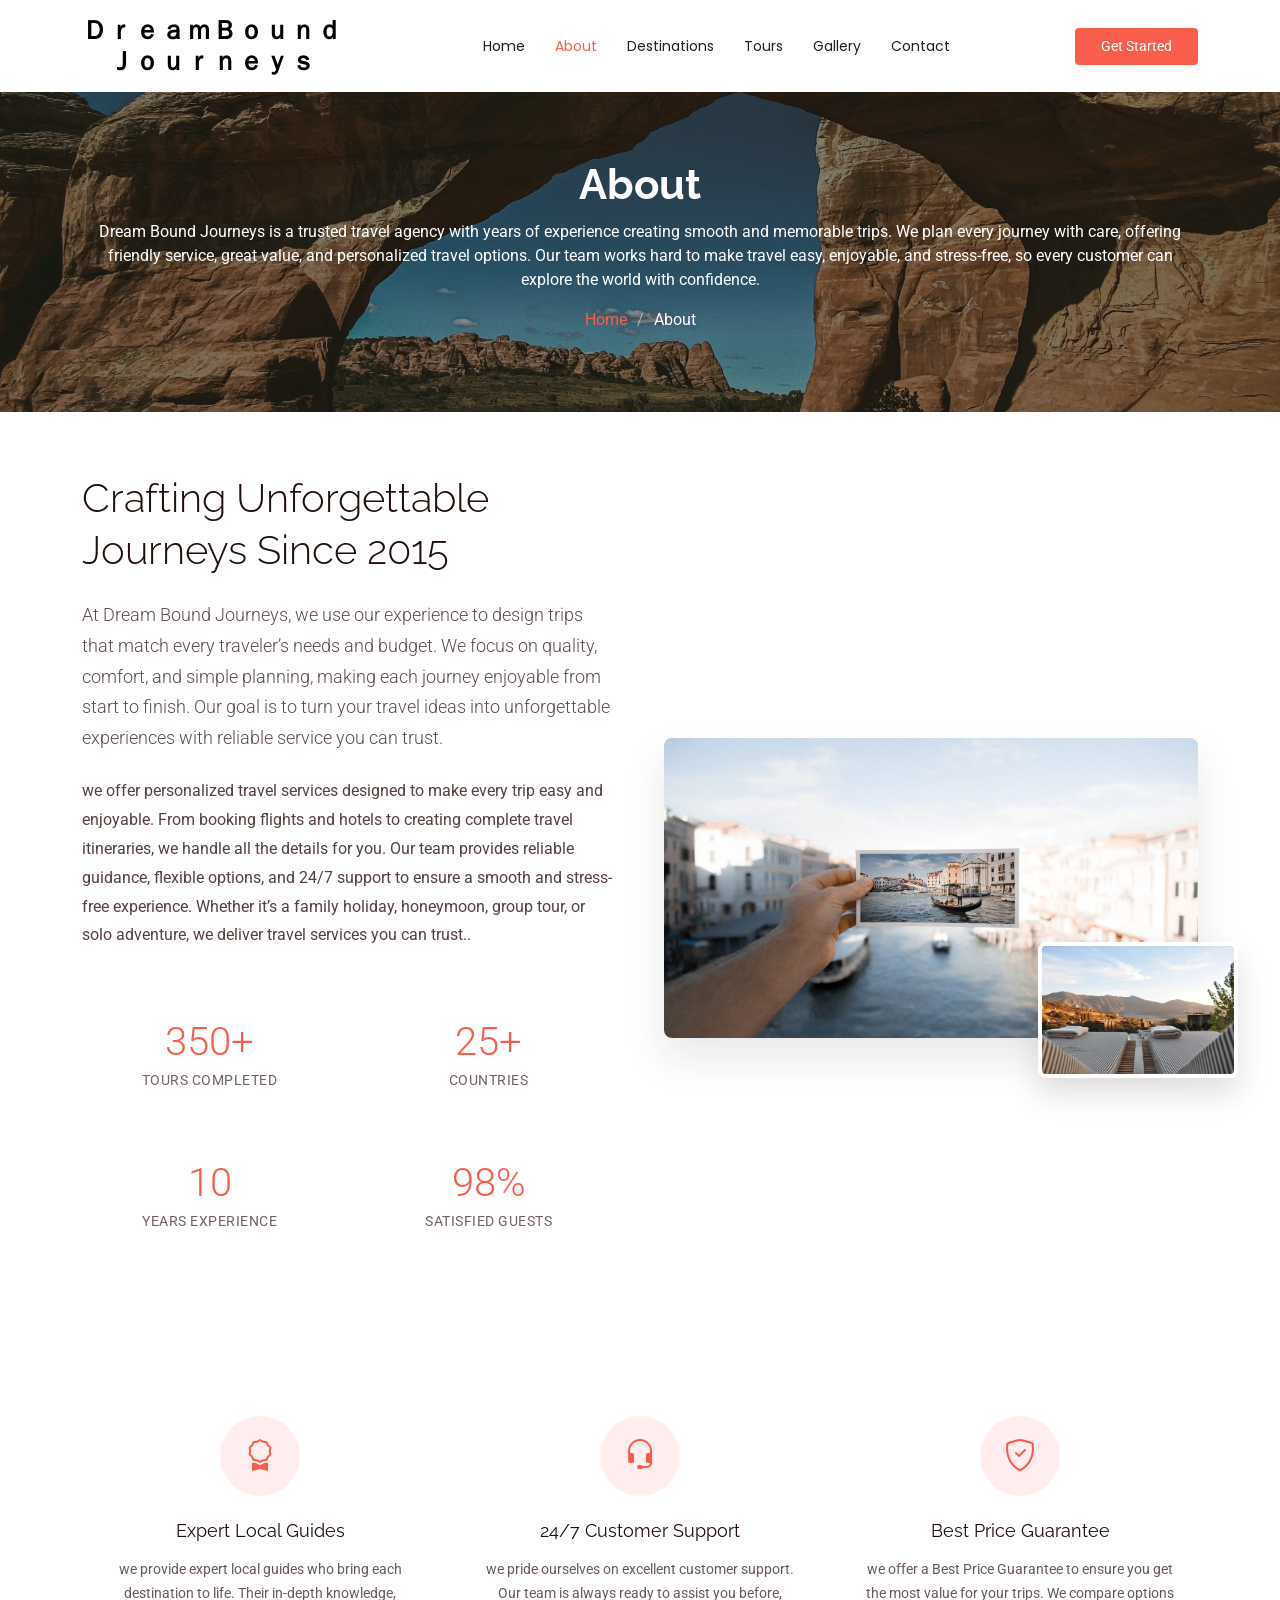
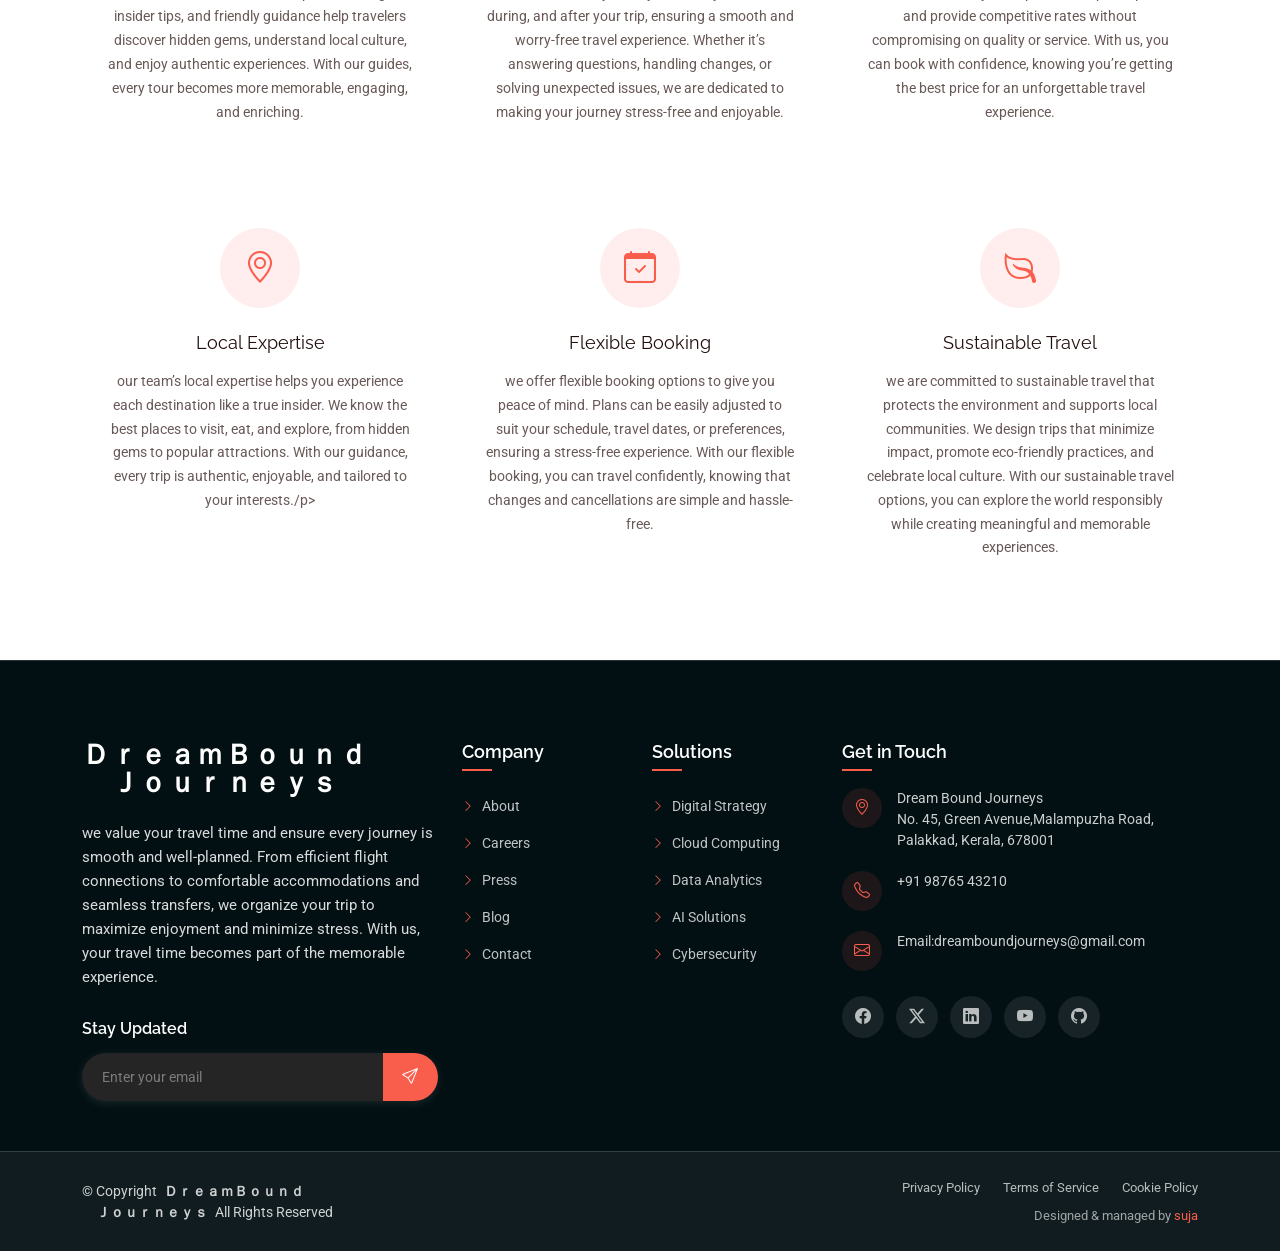
<file: about.html>
<!DOCTYPE html>
<html lang="en">

<head>
  <meta charset="utf-8">
  <meta content="width=device-width, initial-scale=1.0" name="viewport">
  <title>About - TravelTime Bootstrap Template</title>
  <meta name="description" content="">
  <meta name="keywords" content="">

  <!-- Favicons -->
  <link href="assets/img/favicon.png" rel="icon">
  <link href="assets/img/apple-touch-icon.png" rel="apple-touch-icon">

  <!-- Fonts -->
  <link href="https://fonts.googleapis.com" rel="preconnect">
  <link href="https://fonts.gstatic.com" rel="preconnect" crossorigin>
  <link href="https://fonts.googleapis.com/css2?family=Roboto:ital,wght@0,100;0,300;0,400;0,500;0,700;0,900;1,100;1,300;1,400;1,500;1,700;1,900&family=Poppins:ital,wght@0,100;0,200;0,300;0,400;0,500;0,600;0,700;0,800;0,900;1,100;1,200;1,300;1,400;1,500;1,600;1,700;1,800;1,900&family=Raleway:ital,wght@0,100;0,200;0,300;0,400;0,500;0,600;0,700;0,800;0,900;1,100;1,200;1,300;1,400;1,500;1,600;1,700;1,800;1,900&display=swap" rel="stylesheet">

  <!-- Vendor CSS Files -->
  <link href="assets/vendor/bootstrap/css/bootstrap.min.css" rel="stylesheet">
  <link href="assets/vendor/bootstrap-icons/bootstrap-icons.css" rel="stylesheet">
  <link href="assets/vendor/swiper/swiper-bundle.min.css" rel="stylesheet">
  <link href="assets/vendor/glightbox/css/glightbox.min.css" rel="stylesheet">

  <!-- Main CSS File -->
  <link href="assets/css/main.css" rel="stylesheet">

  <!-- =======================================================
  * Template Name: TravelTime
  * Template URL: https://bootstrapmade.com/traveltime-bootstrap-travel-template/
  * Updated: Jul 28 2025 with Bootstrap v5.3.7
  * Author: BootstrapMade.com
  * License: https://bootstrapmade.com/license/
  ======================================================== -->
</head>

<body class="about-page">

  <header id="header" class="header d-flex align-items-center fixed-top">
    <div class="container position-relative d-flex align-items-center justify-content-between">

      <a href="index.html" class="logo d-flex align-items-center me-auto me-xl-0">
        <!-- Uncomment the line below if you also wish to use an image logo -->
        <!-- <img src="assets/img/logo.webp" alt=""> -->
        <h1 class="sitename">ＤｒｅａｍＢｏｕｎｄ<br>　Ｊｏｕｒｎｅｙｓ</h1>
      </a>

      <nav id="navmenu" class="navmenu">
        <ul>
          <li><a href="index.html">Home</a></li>
          <li><a href="about.html" class="active">About</a></li>
          <li><a href="destinations.html">Destinations</a></li>
          <li><a href="tours.html">Tours</a></li>
          <li><a href="gallery.html">Gallery</a></li>
         
         
         
          <li><a href="contact.html">Contact</a></li>
        </ul>
        <i class="mobile-nav-toggle d-xl-none bi bi-list"></i>
      </nav>

      <a class="btn-getstarted" href="index.html#about">Get Started</a>

    </div>
  </header>

  <main class="main">

    <!-- Page Title -->
    <div class="page-title dark-background" style="background-image: url(assets/img/travel/showcase-11.webp);">
      <div class="container position-relative">
        <h1>About</h1>
        <p>Dream Bound Journeys is a trusted travel agency with years of experience creating smooth and memorable trips. We plan every journey with care, offering friendly service, great value, and personalized travel options. Our team works hard to make travel easy, enjoyable, and stress-free, so every customer can explore the world with confidence.</p>
        <nav class="breadcrumbs">
          <ol>
            <li><a href="index.html">Home</a></li>
            <li class="current">About</li>
          </ol>
        </nav>
      </div>
    </div><!-- End Page Title -->

    <!-- About Section -->
    <section id="about" class="about section">

      <div class="container">

        <div class="row g-5 align-items-center">

          <div class="col-lg-6">
            <div class="content">
              <h2 class="mb-4">Crafting Unforgettable Journeys Since 2015</h2>
              <p class="lead mb-4">At Dream Bound Journeys, we use our experience to design trips that match every traveler’s needs and budget. We focus on quality, comfort, and simple planning, making each journey enjoyable from start to finish. Our goal is to turn your travel ideas into unforgettable experiences with reliable service you can trust.</p>
              <p class="mb-5">we offer personalized travel services designed to make every trip easy and enjoyable. From booking flights and hotels to creating complete travel itineraries, we handle all the details for you. Our team provides reliable guidance, flexible options, and 24/7 support to ensure a smooth and stress-free experience. Whether it’s a family holiday, honeymoon, group tour, or solo adventure, we deliver travel services you can trust..</p>

              <div class="row g-4 mb-5">
                <div class="col-6">
                  <div class="stat-item text-center">
                    <div class="stat-number">350+</div>
                    <div class="stat-label">Tours Completed</div>
                  </div>
                </div>
                <div class="col-6">
                  <div class="stat-item text-center">
                    <div class="stat-number">25+</div>
                    <div class="stat-label">Countries</div>
                  </div>
                </div>
                <div class="col-6">
                  <div class="stat-item text-center">
                    <div class="stat-number">10</div>
                    <div class="stat-label">Years Experience</div>
                  </div>
                </div>
                <div class="col-6">
                  <div class="stat-item text-center">
                    <div class="stat-number">98%</div>
                    <div class="stat-label">Satisfied Guests</div>
                  </div>
                </div>
              </div>
            </div>
          </div>

          <div class="col-lg-6">
            <div class="image-stack">
              <div class="image-main">
                <img src="assets/img/travel/showcase-3.webp" alt="Travel Experience" class="img-fluid">
              </div>
              <div class="image-overlay">
                <img src="assets/img/travel/misc-12.webp" alt="Happy Travelers" class="img-fluid">
              </div>
            </div>
          </div>

        </div>

        <div class="row g-4 mt-5">

          <div class="col-lg-4 col-md-6">
            <div class="feature-item text-center">
              <div class="feature-icon">
                <i class="bi bi-award"></i>
              </div>
              <h5>Expert Local Guides</h5>
              <p>we provide expert local guides who bring each destination to life. Their in-depth knowledge, insider tips, and friendly guidance help travelers discover hidden gems, understand local culture, and enjoy authentic experiences. With our guides, every tour becomes more memorable, engaging, and enriching.</p>
            </div>
          </div>

          <div class="col-lg-4 col-md-6">
            <div class="feature-item text-center">
              <div class="feature-icon">
                <i class="bi bi-headset"></i>
              </div>
              <h5>24/7 Customer Support</h5>
              <p>we pride ourselves on excellent customer support. Our team is always ready to assist you before, during, and after your trip, ensuring a smooth and worry-free travel experience. Whether it’s answering questions, handling changes, or solving unexpected issues, we are dedicated to making your journey stress-free and enjoyable.</p>
            </div>
          </div>

          <div class="col-lg-4 col-md-6">
            <div class="feature-item text-center">
              <div class="feature-icon">
                <i class="bi bi-shield-check"></i>
              </div>
              <h5>Best Price Guarantee</h5>
              <p>we offer a Best Price Guarantee to ensure you get the most value for your trips. We compare options and provide competitive rates without compromising on quality or service. With us, you can book with confidence, knowing you’re getting the best price for an unforgettable travel experience.</p>
            </div>
          </div>

          <div class="col-lg-4 col-md-6">
            <div class="feature-item text-center">
              <div class="feature-icon">
                <i class="bi bi-geo-alt"></i>
              </div>
              <h5>Local Expertise</h5>
              <p>our team’s local expertise helps you experience each destination like a true insider. We know the best places to visit, eat, and explore, from hidden gems to popular attractions. With our guidance, every trip is authentic, enjoyable, and tailored to your interests./p>
            </div>
          </div>

          <div class="col-lg-4 col-md-6">
            <div class="feature-item text-center">
              <div class="feature-icon">
                <i class="bi bi-calendar-check"></i>
              </div>
              <h5>Flexible Booking</h5>
              <p>we offer flexible booking options to give you peace of mind. Plans can be easily adjusted to suit your schedule, travel dates, or preferences, ensuring a stress-free experience. With our flexible booking, you can travel confidently, knowing that changes and cancellations are simple and hassle-free.</p>
            </div>
          </div>

          <div class="col-lg-4 col-md-6">
            <div class="feature-item text-center">
              <div class="feature-icon">
                <i class="bi bi-leaf"></i>
              </div>
              <h5>Sustainable Travel</h5>
              <p>we are committed to sustainable travel that protects the environment and supports local communities. We design trips that minimize impact, promote eco-friendly practices, and celebrate local culture. With our sustainable travel options, you can explore the world responsibly while creating meaningful and memorable experiences.</p>
            </div>
          </div>

        </div>

      </div>

    </section><!-- /About Section -->

  </main>

  <footer id="footer" class="footer position-relative dark-background">

    <div class="container">
      <div class="row gy-5">

        <div class="col-lg-4">
          <div class="footer-content">
            <a href="index.html" class="logo d-flex align-items-center mb-4">
              <span class="sitename">ＤｒｅａｍＢｏｕｎｄ<br>　Ｊｏｕｒｎｅｙｓ</span>
            </a>
            <p class="mb-4">we value your travel time and ensure every journey is smooth and well-planned. From efficient flight connections to comfortable accommodations and seamless transfers, we organize your trip to maximize enjoyment and minimize stress. With us, your travel time becomes part of the memorable experience.</p>

            <div class="newsletter-form">
              <h5>Stay Updated</h5>
              <form action="forms/newsletter.php" method="post" class="php-email-form">
                <div class="input-group">
                  <input type="email" name="email" class="form-control" placeholder="Enter your email" required="">
                  <button type="submit" class="btn-subscribe">
                    <i class="bi bi-send"></i>
                  </button>
                </div>
                <div class="loading">Loading</div>
                <div class="error-message"></div>
                <div class="sent-message">Thank you for subscribing!</div>
              </form>
            </div>
          </div>
        </div>

        <div class="col-lg-2 col-6">
          <div class="footer-links">
            <h4>Company</h4>
            <ul>
              <li><a href="#"><i class="bi bi-chevron-right"></i> About</a></li>
              <li><a href="#"><i class="bi bi-chevron-right"></i> Careers</a></li>
              <li><a href="#"><i class="bi bi-chevron-right"></i> Press</a></li>
              <li><a href="#"><i class="bi bi-chevron-right"></i> Blog</a></li>
              <li><a href="#"><i class="bi bi-chevron-right"></i> Contact</a></li>
            </ul>
          </div>
        </div>

        <div class="col-lg-2 col-6">
          <div class="footer-links">
            <h4>Solutions</h4>
            <ul>
              <li><a href="#"><i class="bi bi-chevron-right"></i> Digital Strategy</a></li>
              <li><a href="#"><i class="bi bi-chevron-right"></i> Cloud Computing</a></li>
              <li><a href="#"><i class="bi bi-chevron-right"></i> Data Analytics</a></li>
              <li><a href="#"><i class="bi bi-chevron-right"></i> AI Solutions</a></li>
              <li><a href="#"><i class="bi bi-chevron-right"></i> Cybersecurity</a></li>
            </ul>
          </div>
        </div>

        <div class="col-lg-4">
          <div class="footer-contact">
            <h4>Get in Touch</h4>
            <div class="contact-item">
              <div class="contact-icon">
                <i class="bi bi-geo-alt"></i>
              </div>
              <div class="contact-info">
                <p>Dream Bound Journeys <br>No. 45, Green Avenue,Malampuzha Road, Palakkad, Kerala, 678001  </p>
              </div>
            </div>

            <div class="contact-item">
              <div class="contact-icon">
                <i class="bi bi-telephone"></i>
              </div>
              <div class="contact-info">
                <p>+91 98765 43210</p>
              </div>
            </div>

            <div class="contact-item">
              <div class="contact-icon">
                <i class="bi bi-envelope"></i>
              </div>
              <div class="contact-info">
                <p>Email:dreamboundjourneys@gmail.com</p>
              </div>
            </div>

            <div class="social-links">
              <a href="#"><i class="bi bi-facebook"></i></a>
              <a href="#"><i class="bi bi-twitter-x"></i></a>
              <a href="#"><i class="bi bi-linkedin"></i></a>
              <a href="#"><i class="bi bi-youtube"></i></a>
              <a href="#"><i class="bi bi-github"></i></a>
            </div>
          </div>
        </div>

      </div>
    </div>

    <div class="footer-bottom">
      <div class="container">
        <div class="row align-items-center">
          <div class="col-lg-6">
            <div class="copyright">
              <p>© <span>Copyright</span> <strong class="px-1 sitename">ＤｒｅａｍＢｏｕｎｄ<br>　Ｊｏｕｒｎｅｙｓ</strong> <span>All Rights Reserved</span></p>
            </div>
          </div>
          <div class="col-lg-6">
            <div class="footer-bottom-links">
              <a href="#">Privacy Policy</a>
              <a href="#">Terms of Service</a>
              <a href="#">Cookie Policy</a>
            </div>
            <div class="credits">
              <!-- All the links in the footer should remain intact. -->
              <!-- You can delete the links only if you've purchased the pro version. -->
              <!-- Licensing information: https://bootstrapmade.com/license/ -->
              <!-- Purchase the pro version with working PHP/AJAX contact form: [buy-url] -->
              Designed & managed by <a href="https://bootstrapmade.com/">suja</a>
            </div>
          </div>
        </div>
      </div>
    </div>

  </footer>

  <!-- Scroll Top -->
  <a href="#" id="scroll-top" class="scroll-top d-flex align-items-center justify-content-center"><i class="bi bi-arrow-up-short"></i></a>

  <!-- Preloader -->
  <div id="preloader"></div>

  <!-- Vendor JS Files -->
  <script src="assets/vendor/bootstrap/js/bootstrap.bundle.min.js"></script>
  <script src="assets/vendor/php-email-form/validate.js"></script>
  <script src="assets/vendor/purecounter/purecounter_vanilla.js"></script>
  <script src="assets/vendor/swiper/swiper-bundle.min.js"></script>
  <script src="assets/vendor/glightbox/js/glightbox.min.js"></script>
  <script src="assets/vendor/imagesloaded/imagesloaded.pkgd.min.js"></script>
  <script src="assets/vendor/isotope-layout/isotope.pkgd.min.js"></script>

  <!-- Main JS File -->
  <script src="assets/js/main.js"></script>

</body>

</html>
</file>
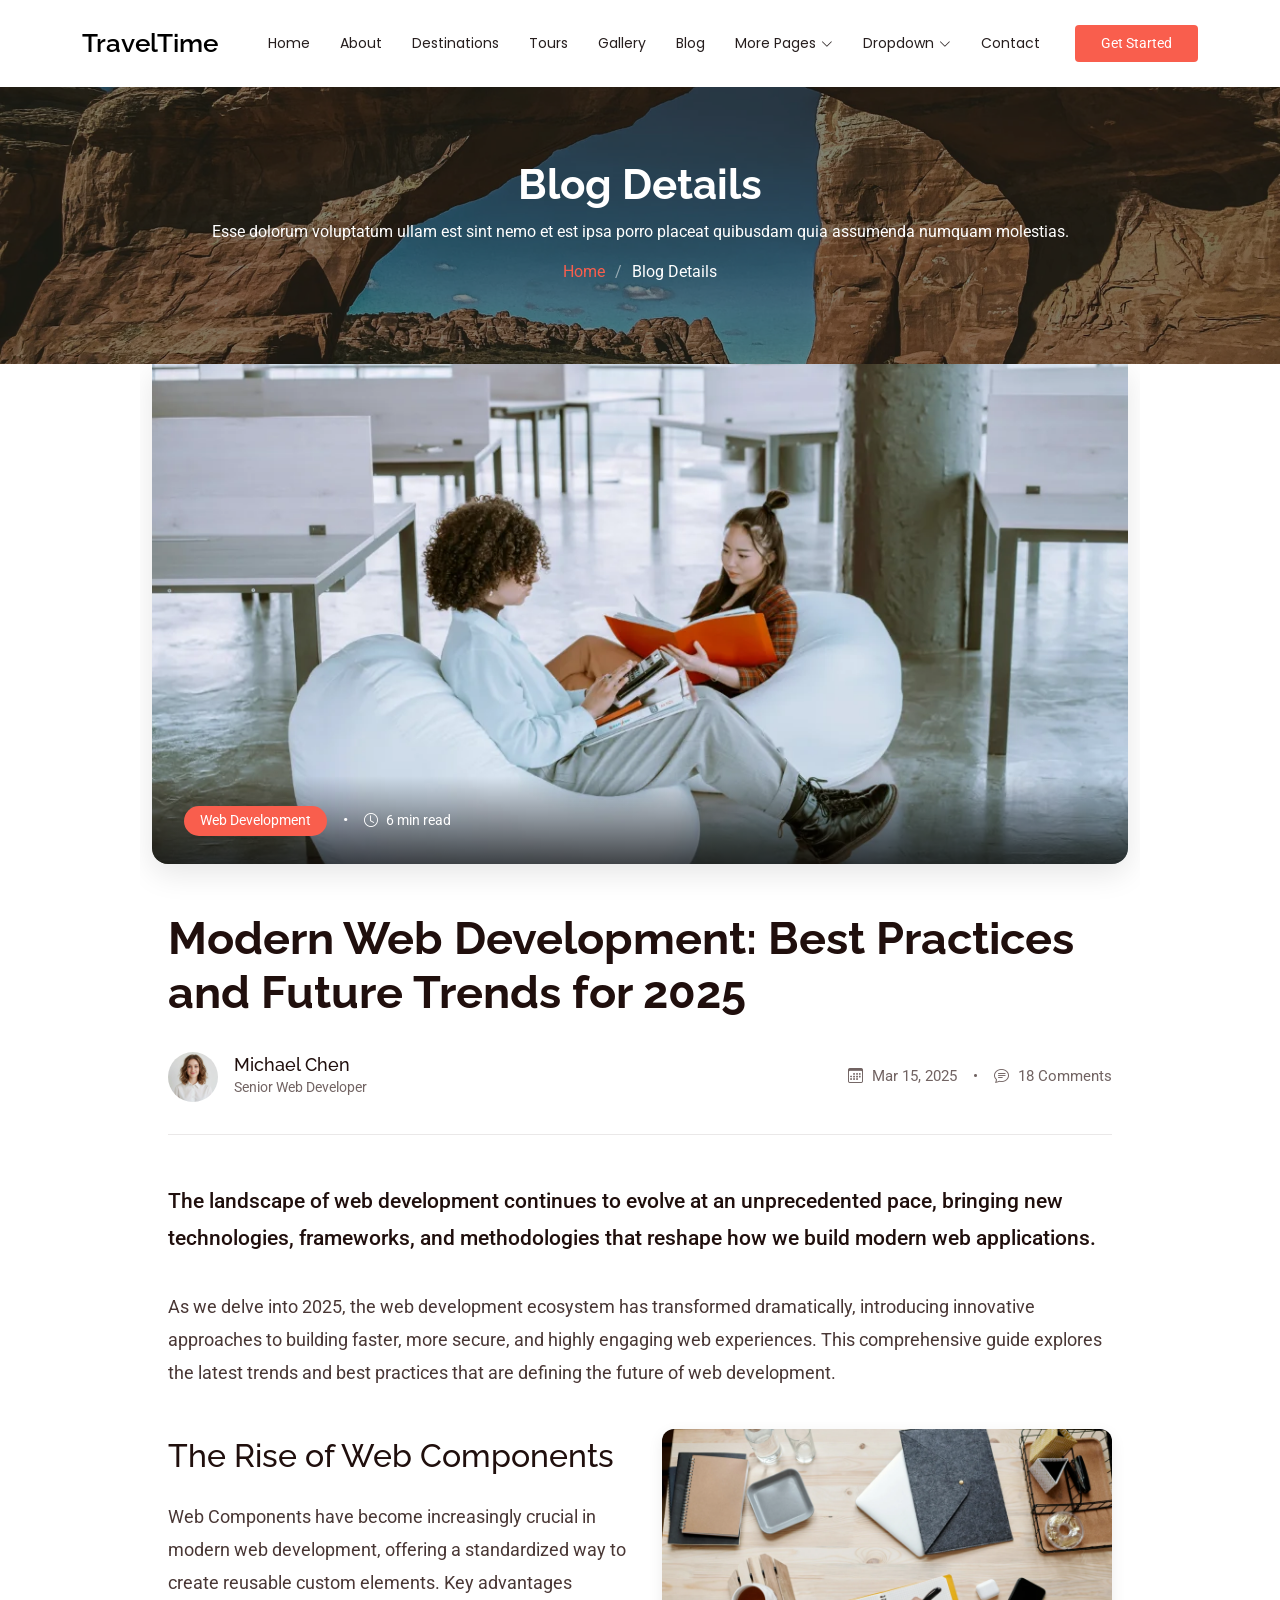
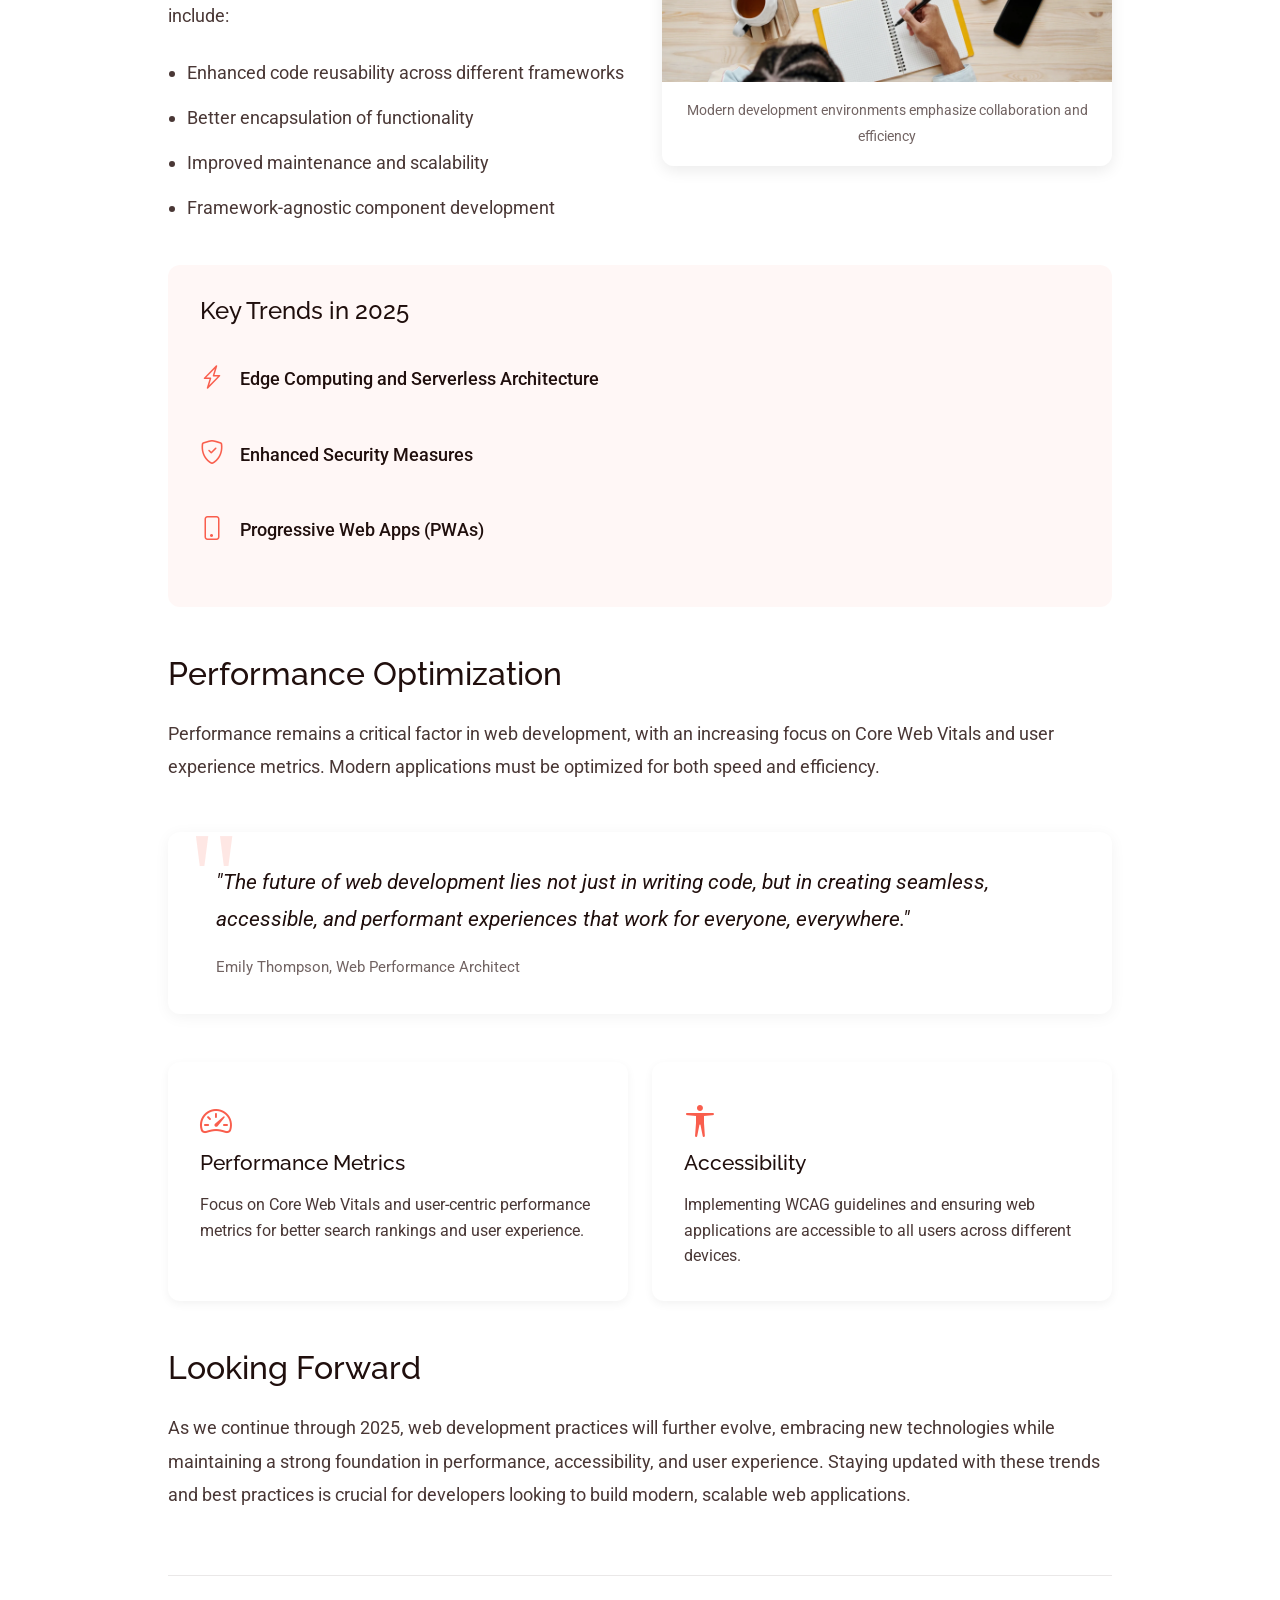
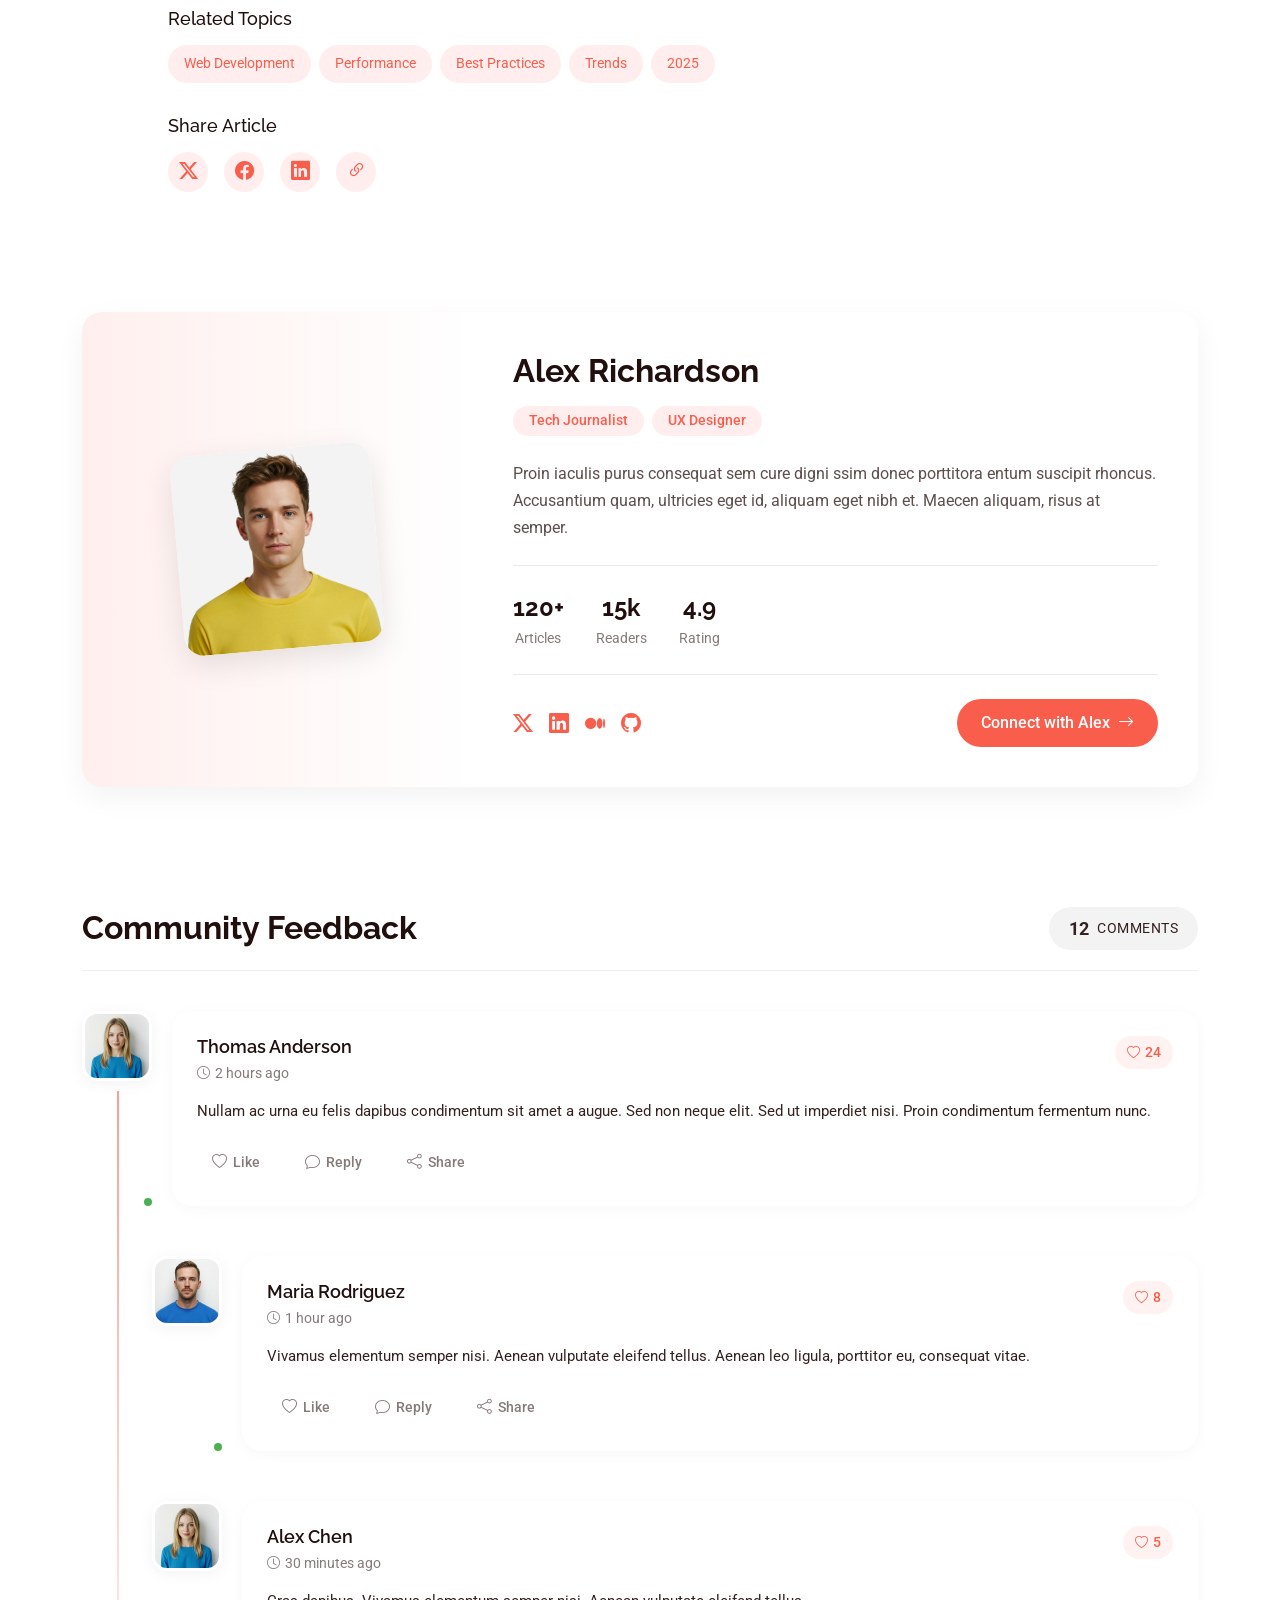
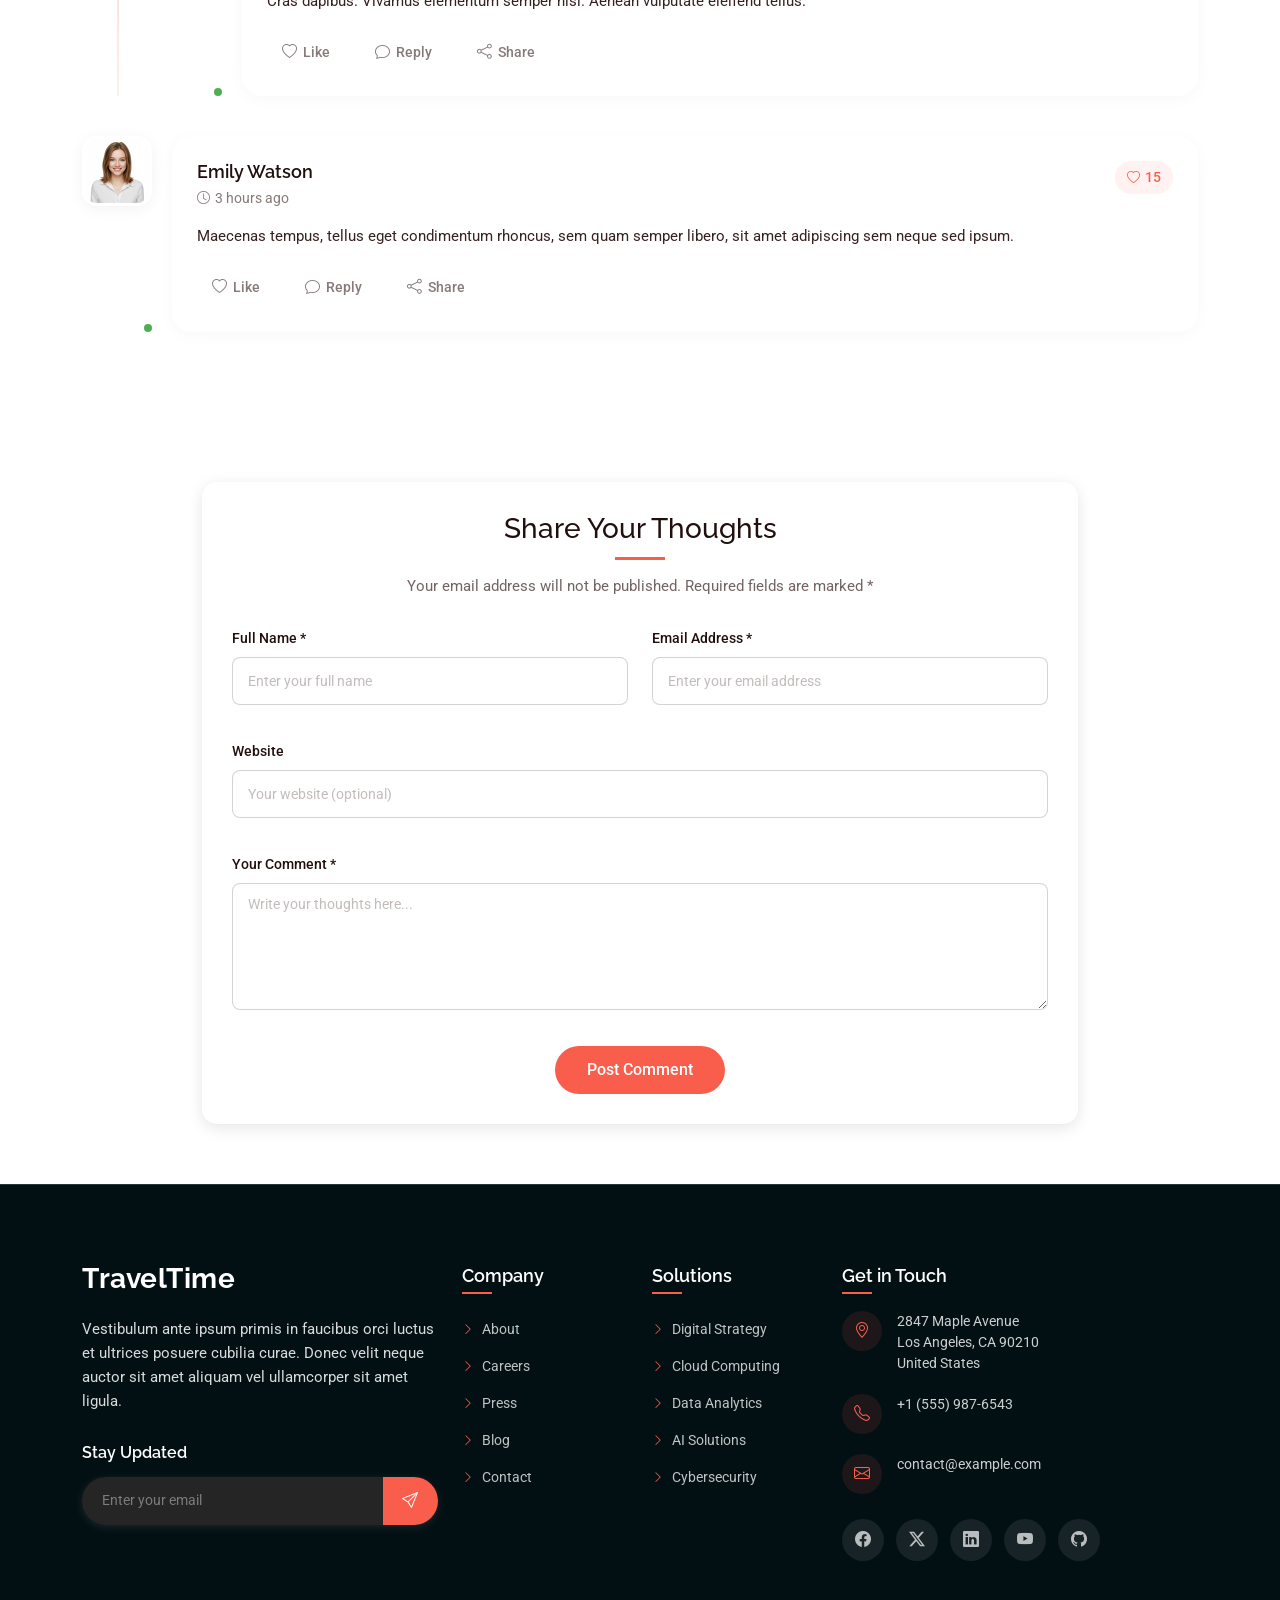
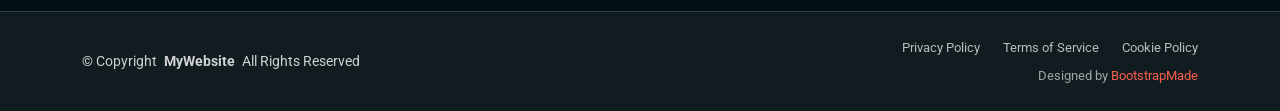
<file: blog-details.html>
<!DOCTYPE html>
<html lang="en">

<head>
  <meta charset="utf-8">
  <meta content="width=device-width, initial-scale=1.0" name="viewport">
  <title>Blog Details - TravelTime Bootstrap Template</title>
  <meta name="description" content="">
  <meta name="keywords" content="">

  <!-- Favicons -->
  <link href="assets/img/favicon.png" rel="icon">
  <link href="assets/img/apple-touch-icon.png" rel="apple-touch-icon">

  <!-- Fonts -->
  <link href="https://fonts.googleapis.com" rel="preconnect">
  <link href="https://fonts.gstatic.com" rel="preconnect" crossorigin>
  <link href="https://fonts.googleapis.com/css2?family=Roboto:ital,wght@0,100;0,300;0,400;0,500;0,700;0,900;1,100;1,300;1,400;1,500;1,700;1,900&family=Poppins:ital,wght@0,100;0,200;0,300;0,400;0,500;0,600;0,700;0,800;0,900;1,100;1,200;1,300;1,400;1,500;1,600;1,700;1,800;1,900&family=Raleway:ital,wght@0,100;0,200;0,300;0,400;0,500;0,600;0,700;0,800;0,900;1,100;1,200;1,300;1,400;1,500;1,600;1,700;1,800;1,900&display=swap" rel="stylesheet">

  <!-- Vendor CSS Files -->
  <link href="assets/vendor/bootstrap/css/bootstrap.min.css" rel="stylesheet">
  <link href="assets/vendor/bootstrap-icons/bootstrap-icons.css" rel="stylesheet">
  <link href="assets/vendor/swiper/swiper-bundle.min.css" rel="stylesheet">
  <link href="assets/vendor/glightbox/css/glightbox.min.css" rel="stylesheet">

  <!-- Main CSS File -->
  <link href="assets/css/main.css" rel="stylesheet">

  <!-- =======================================================
  * Template Name: TravelTime
  * Template URL: https://bootstrapmade.com/traveltime-bootstrap-travel-template/
  * Updated: Jul 28 2025 with Bootstrap v5.3.7
  * Author: BootstrapMade.com
  * License: https://bootstrapmade.com/license/
  ======================================================== -->
</head>

<body class="blog-details-page">

  <header id="header" class="header d-flex align-items-center fixed-top">
    <div class="container position-relative d-flex align-items-center justify-content-between">

      <a href="index.html" class="logo d-flex align-items-center me-auto me-xl-0">
        <!-- Uncomment the line below if you also wish to use an image logo -->
        <!-- <img src="assets/img/logo.webp" alt=""> -->
        <h1 class="sitename">TravelTime</h1>
      </a>

      <nav id="navmenu" class="navmenu">
        <ul>
          <li><a href="index.html">Home</a></li>
          <li><a href="about.html">About</a></li>
          <li><a href="destinations.html">Destinations</a></li>
          <li><a href="tours.html">Tours</a></li>
          <li><a href="gallery.html">Gallery</a></li>
          <li><a href="blog.html">Blog</a></li>
          <li class="dropdown"><a href="#"><span>More Pages</span> <i class="bi bi-chevron-down toggle-dropdown"></i></a>
            <ul>
              <li><a href="destination-details.html">Destination Details</a></li>
              <li><a href="tour-details.html">Tour Details</a></li>
              <li><a href="booking.html">Booking</a></li>
              <li><a href="testimonials">Testimonials</a></li>
              <li><a href="faq.html">Frequently Asked Questions</a></li>
              <li><a href="blog-details.html" class="active">Blog Details</a></li>
              <li><a href="terms.html">Terms</a></li>
              <li><a href="privacy.html">Privacy</a></li>
              <li><a href="404.html">404</a></li>
            </ul>
          </li>
          <li class="dropdown"><a href="#"><span>Dropdown</span> <i class="bi bi-chevron-down toggle-dropdown"></i></a>
            <ul>
              <li><a href="#">Dropdown 1</a></li>
              <li class="dropdown"><a href="#"><span>Deep Dropdown</span> <i class="bi bi-chevron-down toggle-dropdown"></i></a>
                <ul>
                  <li><a href="#">Deep Dropdown 1</a></li>
                  <li><a href="#">Deep Dropdown 2</a></li>
                  <li><a href="#">Deep Dropdown 3</a></li>
                  <li><a href="#">Deep Dropdown 4</a></li>
                  <li><a href="#">Deep Dropdown 5</a></li>
                </ul>
              </li>
              <li><a href="#">Dropdown 2</a></li>
              <li><a href="#">Dropdown 3</a></li>
              <li><a href="#">Dropdown 4</a></li>
            </ul>
          </li>
          <li><a href="contact.html">Contact</a></li>
        </ul>
        <i class="mobile-nav-toggle d-xl-none bi bi-list"></i>
      </nav>

      <a class="btn-getstarted" href="index.html#about">Get Started</a>

    </div>
  </header>

  <main class="main">

    <!-- Page Title -->
    <div class="page-title dark-background" style="background-image: url(assets/img/travel/showcase-11.webp);">
      <div class="container position-relative">
        <h1>Blog Details</h1>
        <p>Esse dolorum voluptatum ullam est sint nemo et est ipsa porro placeat quibusdam quia assumenda numquam molestias.</p>
        <nav class="breadcrumbs">
          <ol>
            <li><a href="index.html">Home</a></li>
            <li class="current">Blog Details</li>
          </ol>
        </nav>
      </div>
    </div><!-- End Page Title -->

    <!-- Blog Details Section -->
    <section id="blog-details" class="blog-details section">
      <div class="container">

        <article class="article">

          <div class="hero-img">
            <img src="assets/img/blog/blog-post-3.webp" alt="Featured blog image" class="img-fluid" loading="lazy">
            <div class="meta-overlay">
              <div class="meta-categories">
                <a href="#" class="category">Web Development</a>
                <span class="divider">•</span>
                <span class="reading-time"><i class="bi bi-clock"></i> 6 min read</span>
              </div>
            </div>
          </div>

          <div class="article-content">
            <div class="content-header">
              <h1 class="title">Modern Web Development: Best Practices and Future Trends for 2025</h1>

              <div class="author-info">
                <div class="author-details">
                  <img src="assets/img/person/person-f-8.webp" alt="Author" class="author-img">
                  <div class="info">
                    <h4>Michael Chen</h4>
                    <span class="role">Senior Web Developer</span>
                  </div>
                </div>
                <div class="post-meta">
                  <span class="date"><i class="bi bi-calendar3"></i> Mar 15, 2025</span>
                  <span class="divider">•</span>
                  <span class="comments"><i class="bi bi-chat-text"></i> 18 Comments</span>
                </div>
              </div>
            </div>

            <div class="content">
              <p class="lead">
                The landscape of web development continues to evolve at an unprecedented pace, bringing new technologies, frameworks, and methodologies that reshape how we build modern web applications.
              </p>

              <p>
                As we delve into 2025, the web development ecosystem has transformed dramatically, introducing innovative approaches to building faster, more secure, and highly engaging web experiences. This comprehensive guide explores the latest trends and best practices that are defining the future of web development.
              </p>

              <div class="content-image right-aligned">
                <img src="assets/img/blog/blog-hero-2.webp" class="img-fluid" alt="Modern web development tools" loading="lazy">
                <figcaption>Modern development environments emphasize collaboration and efficiency</figcaption>
              </div>

              <h2>The Rise of Web Components</h2>
              <p>
                Web Components have become increasingly crucial in modern web development, offering a standardized way to create reusable custom elements. Key advantages include:
              </p>
              <ul>
                <li>Enhanced code reusability across different frameworks</li>
                <li>Better encapsulation of functionality</li>
                <li>Improved maintenance and scalability</li>
                <li>Framework-agnostic component development</li>
              </ul>

              <div class="highlight-box">
                <h3>Key Trends in 2025</h3>
                <ul class="trend-list">
                  <li>
                    <i class="bi bi-lightning-charge"></i>
                    <span>Edge Computing and Serverless Architecture</span>
                  </li>
                  <li>
                    <i class="bi bi-shield-check"></i>
                    <span>Enhanced Security Measures</span>
                  </li>
                  <li>
                    <i class="bi bi-phone"></i>
                    <span>Progressive Web Apps (PWAs)</span>
                  </li>
                </ul>
              </div>

              <h2>Performance Optimization</h2>
              <p>
                Performance remains a critical factor in web development, with an increasing focus on Core Web Vitals and user experience metrics. Modern applications must be optimized for both speed and efficiency.
              </p>

              <blockquote>
                <p>
                  "The future of web development lies not just in writing code, but in creating seamless, accessible, and performant experiences that work for everyone, everywhere."
                </p>
                <cite>Emily Thompson, Web Performance Architect</cite>
              </blockquote>

              <div class="content-grid">
                <div class="row g-4">
                  <div class="col-md-6">
                    <div class="info-card">
                      <i class="bi bi-speedometer2"></i>
                      <h4>Performance Metrics</h4>
                      <p>Focus on Core Web Vitals and user-centric performance metrics for better search rankings and user experience.</p>
                    </div>
                  </div>
                  <div class="col-md-6">
                    <div class="info-card">
                      <i class="bi bi-universal-access"></i>
                      <h4>Accessibility</h4>
                      <p>Implementing WCAG guidelines and ensuring web applications are accessible to all users across different devices.</p>
                    </div>
                  </div>
                </div>
              </div>

              <h2>Looking Forward</h2>
              <p>
                As we continue through 2025, web development practices will further evolve, embracing new technologies while maintaining a strong foundation in performance, accessibility, and user experience. Staying updated with these trends and best practices is crucial for developers looking to build modern, scalable web applications.
              </p>
            </div>

            <div class="meta-bottom">
              <div class="tags-section">
                <h4>Related Topics</h4>
                <div class="tags">
                  <a href="#" class="tag">Web Development</a>
                  <a href="#" class="tag">Performance</a>
                  <a href="#" class="tag">Best Practices</a>
                  <a href="#" class="tag">Trends</a>
                  <a href="#" class="tag">2025</a>
                </div>
              </div>

              <div class="share-section">
                <h4>Share Article</h4>
                <div class="social-links">
                  <a href="#" class="twitter"><i class="bi bi-twitter-x"></i></a>
                  <a href="#" class="facebook"><i class="bi bi-facebook"></i></a>
                  <a href="#" class="linkedin"><i class="bi bi-linkedin"></i></a>
                  <a href="#" class="copy-link" title="Copy Link"><i class="bi bi-link-45deg"></i></a>
                </div>
              </div>
            </div>
          </div>

        </article>

      </div>
    </section><!-- /Blog Details Section -->

    <!-- Blog Author Section -->
    <section id="blog-author" class="blog-author section">

      <div class="container">
        <div class="author-card">
          <div class="author-background">
            <div class="author-image-wrapper">
              <img src="assets/img/person/person-m-12.webp" class="author-image" alt="" loading="lazy">
            </div>
          </div>

          <div class="author-details">
            <div class="author-meta">
              <h3 class="author-name">Alex Richardson</h3>
              <div class="author-credentials">
                <span class="badge">Tech Journalist</span>
                <span class="badge">UX Designer</span>
              </div>
            </div>

            <div class="author-description">
              Proin iaculis purus consequat sem cure digni ssim donec porttitora entum suscipit rhoncus. Accusantium quam, ultricies eget id, aliquam eget nibh et. Maecen aliquam, risus at semper.
            </div>

            <div class="author-stats">
              <div class="stat-item">
                <span class="stat-value">120+</span>
                <span class="stat-label">Articles</span>
              </div>
              <div class="stat-item">
                <span class="stat-value">15k</span>
                <span class="stat-label">Readers</span>
              </div>
              <div class="stat-item">
                <span class="stat-value">4.9</span>
                <span class="stat-label">Rating</span>
              </div>
            </div>

            <div class="author-footer">
              <div class="social-links">
                <a href="https://twitter.com/#" title="Twitter"><i class="bi bi-twitter-x"></i></a>
                <a href="https://linkedin.com/#" title="LinkedIn"><i class="bi bi-linkedin"></i></a>
                <a href="https://medium.com/#" title="Medium"><i class="bi bi-medium"></i></a>
                <a href="https://github.com/#" title="GitHub"><i class="bi bi-github"></i></a>
              </div>
              <a href="#" class="btn-connect">
                Connect with Alex
                <i class="bi bi-arrow-right"></i>
              </a>
            </div>
          </div>
        </div>
      </div>

    </section><!-- /Blog Author Section -->

    <!-- Blog Comments Section -->
    <section id="blog-comments" class="blog-comments section">

      <div class="container">

        <div class="blog-comments-4">
          <div class="comments-header">
            <h3 class="title">Community Feedback</h3>
            <div class="comments-stats">
              <span class="count">12</span>
              <span class="label">Comments</span>
            </div>
          </div>

          <div class="comments-container">
            <!-- Comment #1 -->
            <div class="comment-thread">
              <div class="comment-box">
                <div class="comment-wrapper">
                  <div class="avatar-wrapper">
                    <img src="assets/img/person/person-f-9.webp" alt="Avatar" loading="lazy">
                    <span class="status-indicator"></span>
                  </div>

                  <div class="comment-content">
                    <div class="comment-header">
                      <div class="user-info">
                        <h4>Thomas Anderson</h4>
                        <span class="time-badge">
                          <i class="bi bi-clock"></i>
                          2 hours ago
                        </span>
                      </div>
                      <div class="engagement">
                        <span class="likes">
                          <i class="bi bi-heart"></i>
                          24
                        </span>
                      </div>
                    </div>

                    <div class="comment-body">
                      <p>Nullam ac urna eu felis dapibus condimentum sit amet a augue. Sed non neque elit. Sed ut imperdiet nisi. Proin condimentum fermentum nunc.</p>
                    </div>

                    <div class="comment-actions">
                      <button class="action-btn like-btn" aria-label="Like comment">
                        <i class="bi bi-heart"></i>
                        <span>Like</span>
                      </button>
                      <button class="action-btn reply-btn" aria-label="Reply to comment">
                        <i class="bi bi-chat"></i>
                        <span>Reply</span>
                      </button>
                      <button class="action-btn share-btn" aria-label="Share comment">
                        <i class="bi bi-share"></i>
                        <span>Share</span>
                      </button>
                    </div>
                  </div>
                </div>
              </div>

              <!-- Replies Container -->
              <div class="replies-container">
                <!-- Reply #1 -->
                <div class="comment-box reply">
                  <div class="comment-wrapper">
                    <div class="avatar-wrapper">
                      <img src="assets/img/person/person-m-9.webp" alt="Avatar" loading="lazy">
                      <span class="status-indicator"></span>
                    </div>

                    <div class="comment-content">
                      <div class="comment-header">
                        <div class="user-info">
                          <h4>Maria Rodriguez</h4>
                          <span class="time-badge">
                            <i class="bi bi-clock"></i>
                            1 hour ago
                          </span>
                        </div>
                        <div class="engagement">
                          <span class="likes">
                            <i class="bi bi-heart"></i>
                            8
                          </span>
                        </div>
                      </div>

                      <div class="comment-body">
                        <p>Vivamus elementum semper nisi. Aenean vulputate eleifend tellus. Aenean leo ligula, porttitor eu, consequat vitae.</p>
                      </div>

                      <div class="comment-actions">
                        <button class="action-btn like-btn" aria-label="Like comment">
                          <i class="bi bi-heart"></i>
                          <span>Like</span>
                        </button>
                        <button class="action-btn reply-btn" aria-label="Reply to comment">
                          <i class="bi bi-chat"></i>
                          <span>Reply</span>
                        </button>
                        <button class="action-btn share-btn" aria-label="Share comment">
                          <i class="bi bi-share"></i>
                          <span>Share</span>
                        </button>
                      </div>
                    </div>
                  </div>
                </div>

                <!-- Reply #2 -->
                <div class="comment-box reply">
                  <div class="comment-wrapper">
                    <div class="avatar-wrapper">
                      <img src="assets/img/person/person-f-9.webp" alt="Avatar" loading="lazy">
                      <span class="status-indicator"></span>
                    </div>

                    <div class="comment-content">
                      <div class="comment-header">
                        <div class="user-info">
                          <h4>Alex Chen</h4>
                          <span class="time-badge">
                            <i class="bi bi-clock"></i>
                            30 minutes ago
                          </span>
                        </div>
                        <div class="engagement">
                          <span class="likes">
                            <i class="bi bi-heart"></i>
                            5
                          </span>
                        </div>
                      </div>

                      <div class="comment-body">
                        <p>Cras dapibus. Vivamus elementum semper nisi. Aenean vulputate eleifend tellus.</p>
                      </div>

                      <div class="comment-actions">
                        <button class="action-btn like-btn" aria-label="Like comment">
                          <i class="bi bi-heart"></i>
                          <span>Like</span>
                        </button>
                        <button class="action-btn reply-btn" aria-label="Reply to comment">
                          <i class="bi bi-chat"></i>
                          <span>Reply</span>
                        </button>
                        <button class="action-btn share-btn" aria-label="Share comment">
                          <i class="bi bi-share"></i>
                          <span>Share</span>
                        </button>
                      </div>
                    </div>
                  </div>
                </div>
              </div>
            </div>

            <!-- Comment #2 -->
            <div class="comment-thread">
              <div class="comment-box">
                <div class="comment-wrapper">
                  <div class="avatar-wrapper">
                    <img src="assets/img/person/person-f-7.webp" alt="Avatar" loading="lazy">
                    <span class="status-indicator"></span>
                  </div>

                  <div class="comment-content">
                    <div class="comment-header">
                      <div class="user-info">
                        <h4>Emily Watson</h4>
                        <span class="time-badge">
                          <i class="bi bi-clock"></i>
                          3 hours ago
                        </span>
                      </div>
                      <div class="engagement">
                        <span class="likes">
                          <i class="bi bi-heart"></i>
                          15
                        </span>
                      </div>
                    </div>

                    <div class="comment-body">
                      <p>Maecenas tempus, tellus eget condimentum rhoncus, sem quam semper libero, sit amet adipiscing sem neque sed ipsum.</p>
                    </div>

                    <div class="comment-actions">
                      <button class="action-btn like-btn" aria-label="Like comment">
                        <i class="bi bi-heart"></i>
                        <span>Like</span>
                      </button>
                      <button class="action-btn reply-btn" aria-label="Reply to comment">
                        <i class="bi bi-chat"></i>
                        <span>Reply</span>
                      </button>
                      <button class="action-btn share-btn" aria-label="Share comment">
                        <i class="bi bi-share"></i>
                        <span>Share</span>
                      </button>
                    </div>
                  </div>
                </div>
              </div>
            </div>
          </div>
        </div>

      </div>

    </section><!-- /Blog Comments Section -->

    <!-- Blog Comment Form Section -->
    <section id="blog-comment-form" class="blog-comment-form section">

      <div class="container">

        <form method="post" role="form">

          <div class="section-header">
            <h3>Share Your Thoughts</h3>
            <p>Your email address will not be published. Required fields are marked *</p>
          </div>

          <div class="row gy-3">
            <div class="col-md-6 form-group">
              <label for="name">Full Name *</label>
              <input type="text" name="name" class="form-control" id="name" placeholder="Enter your full name" required="">
            </div>

            <div class="col-md-6 form-group">
              <label for="email">Email Address *</label>
              <input type="email" name="email" class="form-control" id="email" placeholder="Enter your email address" required="">
            </div>

            <div class="col-12 form-group">
              <label for="website">Website</label>
              <input type="url" name="website" class="form-control" id="website" placeholder="Your website (optional)">
            </div>

            <div class="col-12 form-group">
              <label for="comment">Your Comment *</label>
              <textarea class="form-control" name="comment" id="comment" rows="5" placeholder="Write your thoughts here..." required=""></textarea>
            </div>

            <div class="col-12 text-center">
              <button type="submit" class="btn-submit">Post Comment</button>
            </div>
          </div>

        </form>

      </div>

    </section><!-- /Blog Comment Form Section -->

  </main>

  <footer id="footer" class="footer position-relative dark-background">

    <div class="container">
      <div class="row gy-5">

        <div class="col-lg-4">
          <div class="footer-content">
            <a href="index.html" class="logo d-flex align-items-center mb-4">
              <span class="sitename">TravelTime</span>
            </a>
            <p class="mb-4">Vestibulum ante ipsum primis in faucibus orci luctus et ultrices posuere cubilia curae. Donec velit neque auctor sit amet aliquam vel ullamcorper sit amet ligula.</p>

            <div class="newsletter-form">
              <h5>Stay Updated</h5>
              <form action="forms/newsletter.php" method="post" class="php-email-form">
                <div class="input-group">
                  <input type="email" name="email" class="form-control" placeholder="Enter your email" required="">
                  <button type="submit" class="btn-subscribe">
                    <i class="bi bi-send"></i>
                  </button>
                </div>
                <div class="loading">Loading</div>
                <div class="error-message"></div>
                <div class="sent-message">Thank you for subscribing!</div>
              </form>
            </div>
          </div>
        </div>

        <div class="col-lg-2 col-6">
          <div class="footer-links">
            <h4>Company</h4>
            <ul>
              <li><a href="#"><i class="bi bi-chevron-right"></i> About</a></li>
              <li><a href="#"><i class="bi bi-chevron-right"></i> Careers</a></li>
              <li><a href="#"><i class="bi bi-chevron-right"></i> Press</a></li>
              <li><a href="#"><i class="bi bi-chevron-right"></i> Blog</a></li>
              <li><a href="#"><i class="bi bi-chevron-right"></i> Contact</a></li>
            </ul>
          </div>
        </div>

        <div class="col-lg-2 col-6">
          <div class="footer-links">
            <h4>Solutions</h4>
            <ul>
              <li><a href="#"><i class="bi bi-chevron-right"></i> Digital Strategy</a></li>
              <li><a href="#"><i class="bi bi-chevron-right"></i> Cloud Computing</a></li>
              <li><a href="#"><i class="bi bi-chevron-right"></i> Data Analytics</a></li>
              <li><a href="#"><i class="bi bi-chevron-right"></i> AI Solutions</a></li>
              <li><a href="#"><i class="bi bi-chevron-right"></i> Cybersecurity</a></li>
            </ul>
          </div>
        </div>

        <div class="col-lg-4">
          <div class="footer-contact">
            <h4>Get in Touch</h4>
            <div class="contact-item">
              <div class="contact-icon">
                <i class="bi bi-geo-alt"></i>
              </div>
              <div class="contact-info">
                <p>2847 Maple Avenue<br>Los Angeles, CA 90210<br>United States</p>
              </div>
            </div>

            <div class="contact-item">
              <div class="contact-icon">
                <i class="bi bi-telephone"></i>
              </div>
              <div class="contact-info">
                <p>+1 (555) 987-6543</p>
              </div>
            </div>

            <div class="contact-item">
              <div class="contact-icon">
                <i class="bi bi-envelope"></i>
              </div>
              <div class="contact-info">
                <p>contact@example.com</p>
              </div>
            </div>

            <div class="social-links">
              <a href="#"><i class="bi bi-facebook"></i></a>
              <a href="#"><i class="bi bi-twitter-x"></i></a>
              <a href="#"><i class="bi bi-linkedin"></i></a>
              <a href="#"><i class="bi bi-youtube"></i></a>
              <a href="#"><i class="bi bi-github"></i></a>
            </div>
          </div>
        </div>

      </div>
    </div>

    <div class="footer-bottom">
      <div class="container">
        <div class="row align-items-center">
          <div class="col-lg-6">
            <div class="copyright">
              <p>© <span>Copyright</span> <strong class="px-1 sitename">MyWebsite</strong> <span>All Rights Reserved</span></p>
            </div>
          </div>
          <div class="col-lg-6">
            <div class="footer-bottom-links">
              <a href="#">Privacy Policy</a>
              <a href="#">Terms of Service</a>
              <a href="#">Cookie Policy</a>
            </div>
            <div class="credits">
              <!-- All the links in the footer should remain intact. -->
              <!-- You can delete the links only if you've purchased the pro version. -->
              <!-- Licensing information: https://bootstrapmade.com/license/ -->
              <!-- Purchase the pro version with working PHP/AJAX contact form: [buy-url] -->
              Designed by <a href="https://bootstrapmade.com/">BootstrapMade</a>
            </div>
          </div>
        </div>
      </div>
    </div>

  </footer>

  <!-- Scroll Top -->
  <a href="#" id="scroll-top" class="scroll-top d-flex align-items-center justify-content-center"><i class="bi bi-arrow-up-short"></i></a>

  <!-- Preloader -->
  <div id="preloader"></div>

  <!-- Vendor JS Files -->
  <script src="assets/vendor/bootstrap/js/bootstrap.bundle.min.js"></script>
  <script src="assets/vendor/php-email-form/validate.js"></script>
  <script src="assets/vendor/purecounter/purecounter_vanilla.js"></script>
  <script src="assets/vendor/swiper/swiper-bundle.min.js"></script>
  <script src="assets/vendor/glightbox/js/glightbox.min.js"></script>
  <script src="assets/vendor/imagesloaded/imagesloaded.pkgd.min.js"></script>
  <script src="assets/vendor/isotope-layout/isotope.pkgd.min.js"></script>

  <!-- Main JS File -->
  <script src="assets/js/main.js"></script>

</body>

</html>
</file>
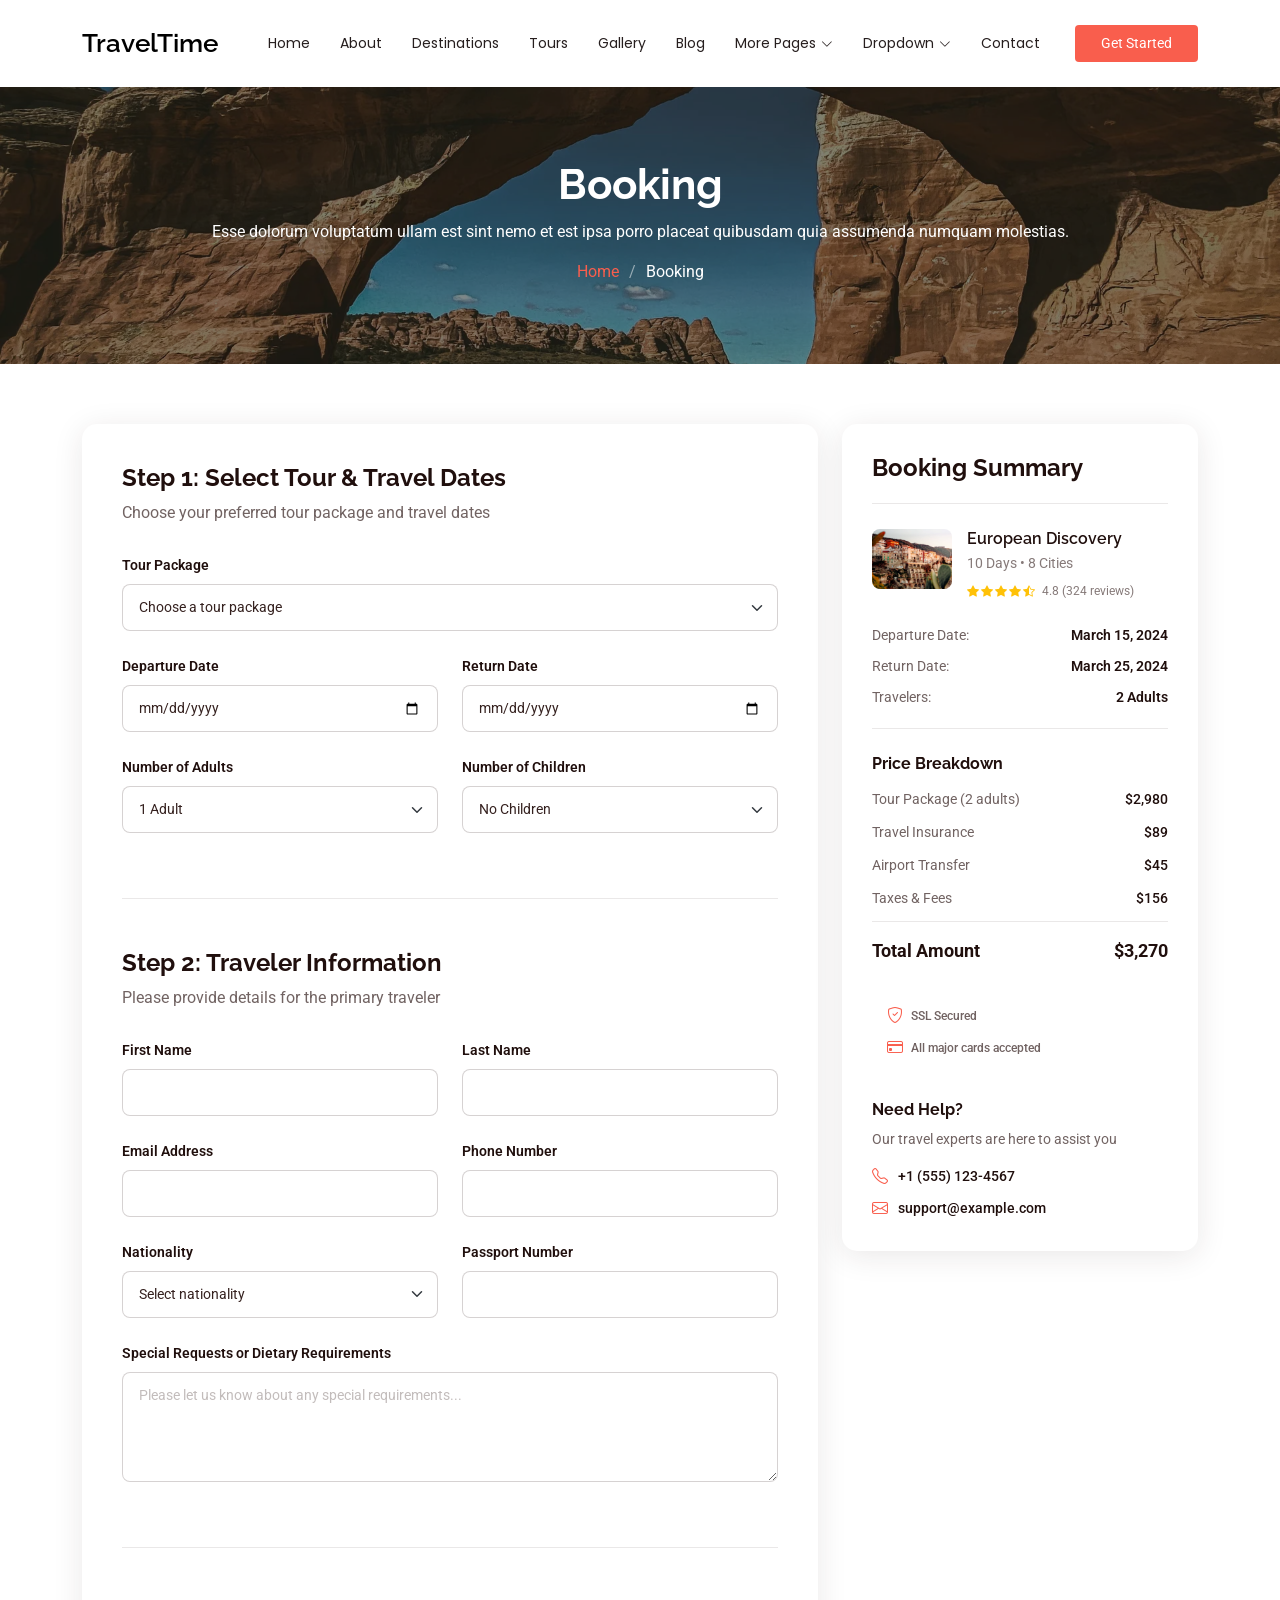
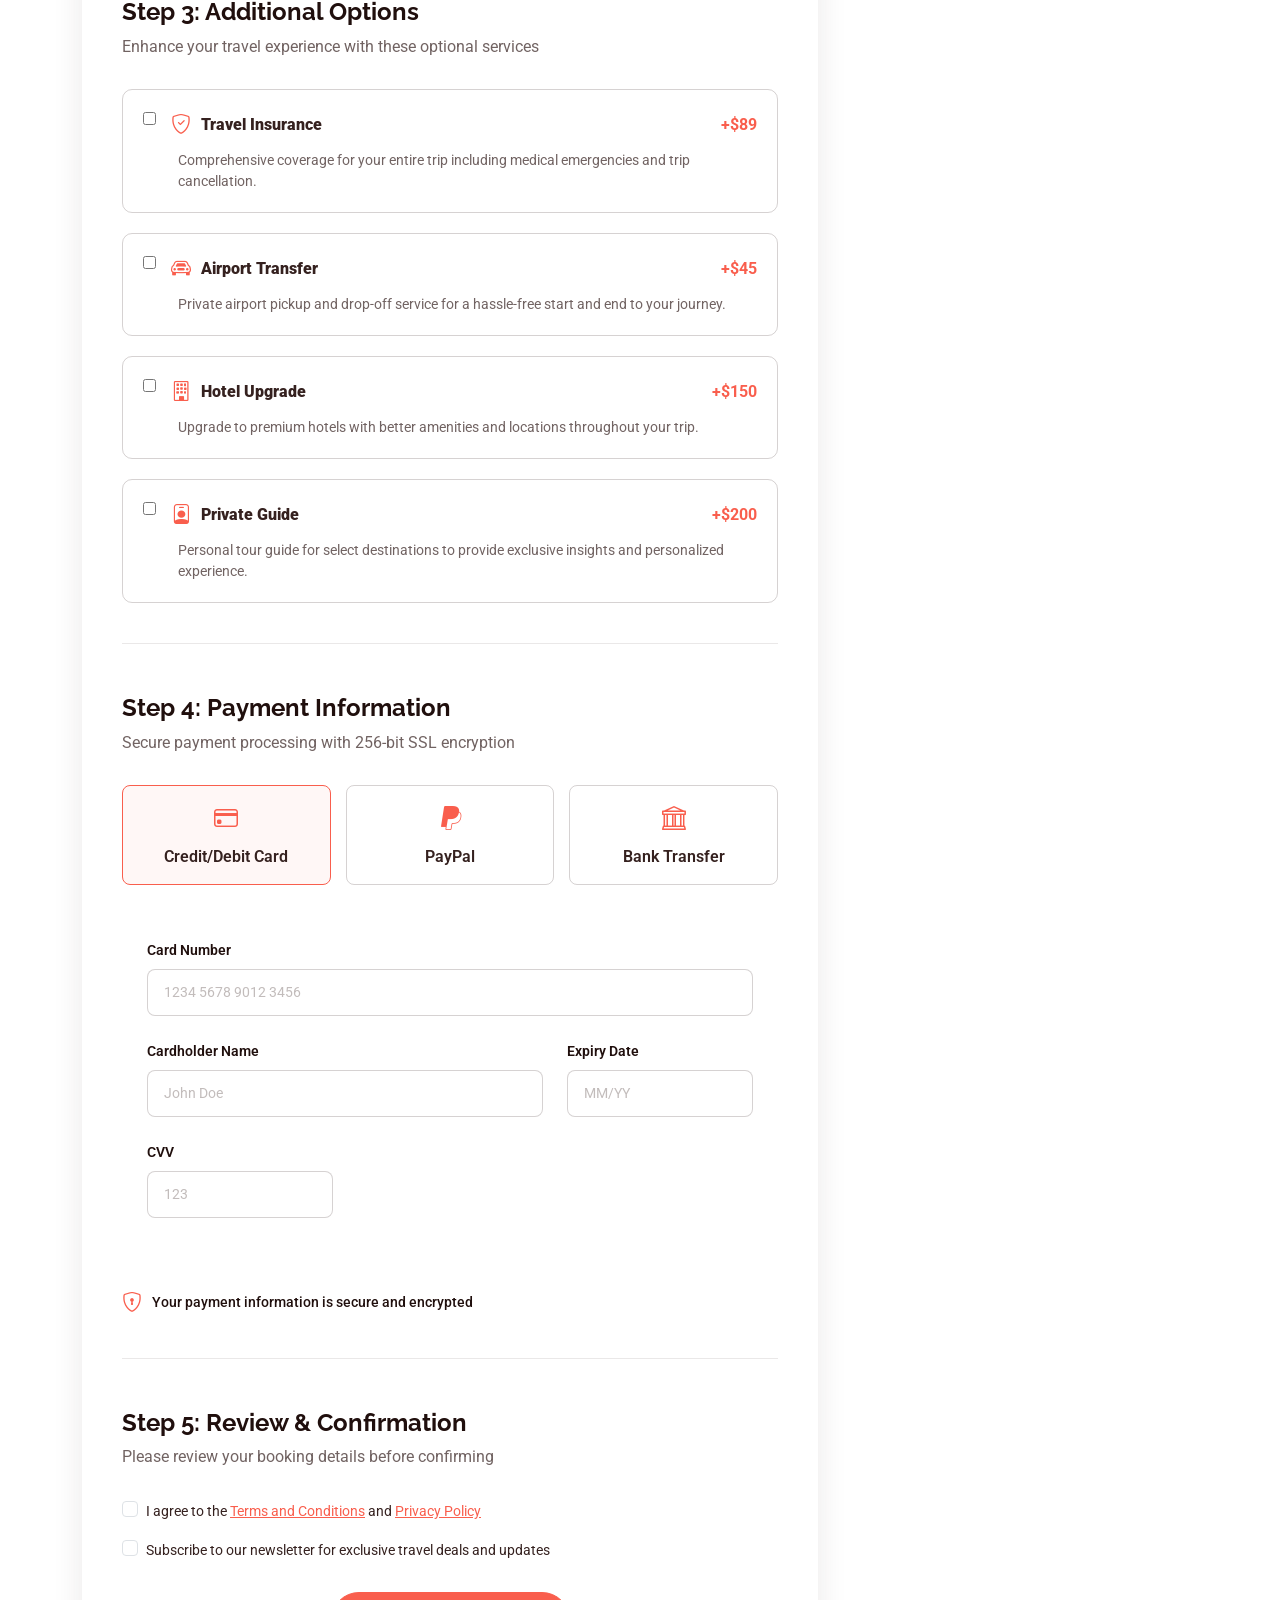
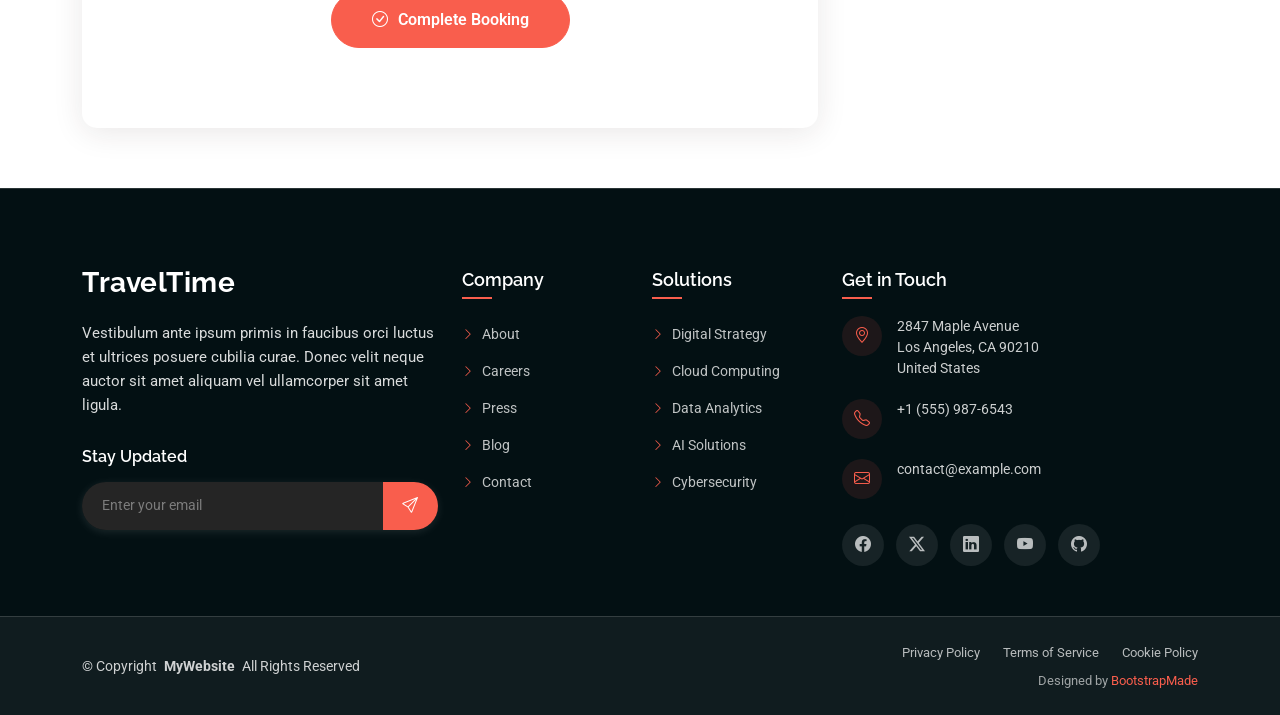
<file: booking.html>
<!DOCTYPE html>
<html lang="en">

<head>
  <meta charset="utf-8">
  <meta content="width=device-width, initial-scale=1.0" name="viewport">
  <title>Booking - TravelTime Bootstrap Template</title>
  <meta name="description" content="">
  <meta name="keywords" content="">

  <!-- Favicons -->
  <link href="assets/img/favicon.png" rel="icon">
  <link href="assets/img/apple-touch-icon.png" rel="apple-touch-icon">

  <!-- Fonts -->
  <link href="https://fonts.googleapis.com" rel="preconnect">
  <link href="https://fonts.gstatic.com" rel="preconnect" crossorigin>
  <link href="https://fonts.googleapis.com/css2?family=Roboto:ital,wght@0,100;0,300;0,400;0,500;0,700;0,900;1,100;1,300;1,400;1,500;1,700;1,900&family=Poppins:ital,wght@0,100;0,200;0,300;0,400;0,500;0,600;0,700;0,800;0,900;1,100;1,200;1,300;1,400;1,500;1,600;1,700;1,800;1,900&family=Raleway:ital,wght@0,100;0,200;0,300;0,400;0,500;0,600;0,700;0,800;0,900;1,100;1,200;1,300;1,400;1,500;1,600;1,700;1,800;1,900&display=swap" rel="stylesheet">

  <!-- Vendor CSS Files -->
  <link href="assets/vendor/bootstrap/css/bootstrap.min.css" rel="stylesheet">
  <link href="assets/vendor/bootstrap-icons/bootstrap-icons.css" rel="stylesheet">
  <link href="assets/vendor/swiper/swiper-bundle.min.css" rel="stylesheet">
  <link href="assets/vendor/glightbox/css/glightbox.min.css" rel="stylesheet">

  <!-- Main CSS File -->
  <link href="assets/css/main.css" rel="stylesheet">

  <!-- =======================================================
  * Template Name: TravelTime
  * Template URL: https://bootstrapmade.com/traveltime-bootstrap-travel-template/
  * Updated: Jul 28 2025 with Bootstrap v5.3.7
  * Author: BootstrapMade.com
  * License: https://bootstrapmade.com/license/
  ======================================================== -->
</head>

<body class="booking-page">

  <header id="header" class="header d-flex align-items-center fixed-top">
    <div class="container position-relative d-flex align-items-center justify-content-between">

      <a href="index.html" class="logo d-flex align-items-center me-auto me-xl-0">
        <!-- Uncomment the line below if you also wish to use an image logo -->
        <!-- <img src="assets/img/logo.webp" alt=""> -->
        <h1 class="sitename">TravelTime</h1>
      </a>

      <nav id="navmenu" class="navmenu">
        <ul>
          <li><a href="index.html">Home</a></li>
          <li><a href="about.html">About</a></li>
          <li><a href="destinations.html">Destinations</a></li>
          <li><a href="tours.html">Tours</a></li>
          <li><a href="gallery.html">Gallery</a></li>
          <li><a href="blog.html">Blog</a></li>
          <li class="dropdown"><a href="#"><span>More Pages</span> <i class="bi bi-chevron-down toggle-dropdown"></i></a>
            <ul>
              <li><a href="destination-details.html">Destination Details</a></li>
              <li><a href="tour-details.html">Tour Details</a></li>
              <li><a href="booking.html" class="active">Booking</a></li>
              <li><a href="testimonials">Testimonials</a></li>
              <li><a href="faq.html">Frequently Asked Questions</a></li>
              <li><a href="blog-details.html">Blog Details</a></li>
              <li><a href="terms.html">Terms</a></li>
              <li><a href="privacy.html">Privacy</a></li>
              <li><a href="404.html">404</a></li>
            </ul>
          </li>
          <li class="dropdown"><a href="#"><span>Dropdown</span> <i class="bi bi-chevron-down toggle-dropdown"></i></a>
            <ul>
              <li><a href="#">Dropdown 1</a></li>
              <li class="dropdown"><a href="#"><span>Deep Dropdown</span> <i class="bi bi-chevron-down toggle-dropdown"></i></a>
                <ul>
                  <li><a href="#">Deep Dropdown 1</a></li>
                  <li><a href="#">Deep Dropdown 2</a></li>
                  <li><a href="#">Deep Dropdown 3</a></li>
                  <li><a href="#">Deep Dropdown 4</a></li>
                  <li><a href="#">Deep Dropdown 5</a></li>
                </ul>
              </li>
              <li><a href="#">Dropdown 2</a></li>
              <li><a href="#">Dropdown 3</a></li>
              <li><a href="#">Dropdown 4</a></li>
            </ul>
          </li>
          <li><a href="contact.html">Contact</a></li>
        </ul>
        <i class="mobile-nav-toggle d-xl-none bi bi-list"></i>
      </nav>

      <a class="btn-getstarted" href="index.html#about">Get Started</a>

    </div>
  </header>

  <main class="main">

    <!-- Page Title -->
    <div class="page-title dark-background" style="background-image: url(assets/img/travel/showcase-11.webp);">
      <div class="container position-relative">
        <h1>Booking</h1>
        <p>Esse dolorum voluptatum ullam est sint nemo et est ipsa porro placeat quibusdam quia assumenda numquam molestias.</p>
        <nav class="breadcrumbs">
          <ol>
            <li><a href="index.html">Home</a></li>
            <li class="current">Booking</li>
          </ol>
        </nav>
      </div>
    </div><!-- End Page Title -->

    <!-- Travel Booking Section -->
    <section id="travel-booking" class="travel-booking section">

      <div class="container">

        <div class="row">
          <div class="col-lg-8">
            <div class="booking-form">

              <form action="forms/booking.php" class="php-email-form">

                <!-- Step 1: Select Tour & Dates -->
                <div class="booking-step" id="step-1">
                  <div class="step-header">
                    <h3>Step 1: Select Tour &amp; Travel Dates</h3>
                    <p>Choose your preferred tour package and travel dates</p>
                  </div>

                  <div class="step-content">
                    <div class="row">
                      <div class="col-md-12">
                        <div class="form-group">
                          <label for="tour-package">Tour Package</label>
                          <select name="tour_package" id="tour-package" class="form-select" required="">
                            <option value="">Choose a tour package</option>
                            <option value="european-discovery">European Discovery - 10 Days</option>
                            <option value="asian-adventure">Asian Adventure - 14 Days</option>
                            <option value="african-safari">African Safari - 12 Days</option>
                            <option value="south-american">South American Explorer - 16 Days</option>
                          </select>
                        </div>
                      </div>
                      <div class="col-md-6">
                        <div class="form-group">
                          <label for="departure-date">Departure Date</label>
                          <input type="date" name="departure_date" id="departure-date" class="form-control" required="">
                        </div>
                      </div>
                      <div class="col-md-6">
                        <div class="form-group">
                          <label for="return-date">Return Date</label>
                          <input type="date" name="return_date" id="return-date" class="form-control" required="">
                        </div>
                      </div>
                      <div class="col-md-6">
                        <div class="form-group">
                          <label for="adults">Number of Adults</label>
                          <select name="adults" id="adults" class="form-select" required="">
                            <option value="1">1 Adult</option>
                            <option value="2">2 Adults</option>
                            <option value="3">3 Adults</option>
                            <option value="4">4 Adults</option>
                            <option value="5">5+ Adults</option>
                          </select>
                        </div>
                      </div>
                      <div class="col-md-6">
                        <div class="form-group">
                          <label for="children">Number of Children</label>
                          <select name="children" id="children" class="form-select">
                            <option value="0">No Children</option>
                            <option value="1">1 Child</option>
                            <option value="2">2 Children</option>
                            <option value="3">3 Children</option>
                            <option value="4">4+ Children</option>
                          </select>
                        </div>
                      </div>
                    </div>
                  </div>
                </div>

                <!-- Step 2: Traveler Information -->
                <div class="booking-step" id="step-2">
                  <div class="step-header">
                    <h3>Step 2: Traveler Information</h3>
                    <p>Please provide details for the primary traveler</p>
                  </div>

                  <div class="step-content">
                    <div class="row">
                      <div class="col-md-6">
                        <div class="form-group">
                          <label for="first-name">First Name</label>
                          <input type="text" name="first_name" id="first-name" class="form-control" required="">
                        </div>
                      </div>
                      <div class="col-md-6">
                        <div class="form-group">
                          <label for="last-name">Last Name</label>
                          <input type="text" name="last_name" id="last-name" class="form-control" required="">
                        </div>
                      </div>
                      <div class="col-md-6">
                        <div class="form-group">
                          <label for="email">Email Address</label>
                          <input type="email" name="email" id="email" class="form-control" required="">
                        </div>
                      </div>
                      <div class="col-md-6">
                        <div class="form-group">
                          <label for="phone">Phone Number</label>
                          <input type="tel" name="phone" id="phone" class="form-control" required="">
                        </div>
                      </div>
                      <div class="col-md-6">
                        <div class="form-group">
                          <label for="nationality">Nationality</label>
                          <select name="nationality" id="nationality" class="form-select" required="">
                            <option value="">Select nationality</option>
                            <option value="US">United States</option>
                            <option value="CA">Canada</option>
                            <option value="GB">United Kingdom</option>
                            <option value="AU">Australia</option>
                            <option value="DE">Germany</option>
                            <option value="FR">France</option>
                            <option value="other">Other</option>
                          </select>
                        </div>
                      </div>
                      <div class="col-md-6">
                        <div class="form-group">
                          <label for="passport">Passport Number</label>
                          <input type="text" name="passport" id="passport" class="form-control" required="">
                        </div>
                      </div>
                      <div class="col-md-12">
                        <div class="form-group">
                          <label for="special-requests">Special Requests or Dietary Requirements</label>
                          <textarea name="special_requests" id="special-requests" rows="4" class="form-control" placeholder="Please let us know about any special requirements..."></textarea>
                        </div>
                      </div>
                    </div>
                  </div>
                </div>

                <!-- Step 3: Additional Options -->
                <div class="booking-step" id="step-3">
                  <div class="step-header">
                    <h3>Step 3: Additional Options</h3>
                    <p>Enhance your travel experience with these optional services</p>
                  </div>

                  <div class="step-content">
                    <div class="add-ons-grid">
                      <div class="add-on-item">
                        <div class="add-on-header">
                          <input type="checkbox" name="travel_insurance" id="travel-insurance" value="yes">
                          <label for="travel-insurance">
                            <i class="bi bi-shield-check"></i>
                            <strong>Travel Insurance</strong>
                            <span class="price">+$89</span>
                          </label>
                        </div>
                        <p>Comprehensive coverage for your entire trip including medical emergencies and trip cancellation.</p>
                      </div>

                      <div class="add-on-item">
                        <div class="add-on-header">
                          <input type="checkbox" name="airport_transfer" id="airport-transfer" value="yes">
                          <label for="airport-transfer">
                            <i class="bi bi-car-front"></i>
                            <strong>Airport Transfer</strong>
                            <span class="price">+$45</span>
                          </label>
                        </div>
                        <p>Private airport pickup and drop-off service for a hassle-free start and end to your journey.</p>
                      </div>

                      <div class="add-on-item">
                        <div class="add-on-header">
                          <input type="checkbox" name="hotel_upgrade" id="hotel-upgrade" value="yes">
                          <label for="hotel-upgrade">
                            <i class="bi bi-building"></i>
                            <strong>Hotel Upgrade</strong>
                            <span class="price">+$150</span>
                          </label>
                        </div>
                        <p>Upgrade to premium hotels with better amenities and locations throughout your trip.</p>
                      </div>

                      <div class="add-on-item">
                        <div class="add-on-header">
                          <input type="checkbox" name="private_guide" id="private-guide" value="yes">
                          <label for="private-guide">
                            <i class="bi bi-person-badge"></i>
                            <strong>Private Guide</strong>
                            <span class="price">+$200</span>
                          </label>
                        </div>
                        <p>Personal tour guide for select destinations to provide exclusive insights and personalized experience.</p>
                      </div>
                    </div>
                  </div>
                </div>

                <!-- Step 4: Payment Information -->
                <div class="booking-step" id="step-4">
                  <div class="step-header">
                    <h3>Step 4: Payment Information</h3>
                    <p>Secure payment processing with 256-bit SSL encryption</p>
                  </div>

                  <div class="step-content">
                    <div class="payment-methods">
                      <div class="payment-method active">
                        <input type="radio" name="payment_method" id="credit-card" value="credit_card" checked="">
                        <label for="credit-card">
                          <i class="bi bi-credit-card"></i>
                          Credit/Debit Card
                        </label>
                      </div>
                      <div class="payment-method">
                        <input type="radio" name="payment_method" id="paypal" value="paypal">
                        <label for="paypal">
                          <i class="bi bi-paypal"></i>
                          PayPal
                        </label>
                      </div>
                      <div class="payment-method">
                        <input type="radio" name="payment_method" id="bank-transfer" value="bank_transfer">
                        <label for="bank-transfer">
                          <i class="bi bi-bank"></i>
                          Bank Transfer
                        </label>
                      </div>
                    </div>

                    <div class="credit-card-form">
                      <div class="row">
                        <div class="col-md-12">
                          <div class="form-group">
                            <label for="card-number">Card Number</label>
                            <input type="text" name="card_number" id="card-number" class="form-control" placeholder="1234 5678 9012 3456" maxlength="19">
                          </div>
                        </div>
                        <div class="col-md-8">
                          <div class="form-group">
                            <label for="card-name">Cardholder Name</label>
                            <input type="text" name="card_name" id="card-name" class="form-control" placeholder="John Doe">
                          </div>
                        </div>
                        <div class="col-md-4">
                          <div class="form-group">
                            <label for="card-expiry">Expiry Date</label>
                            <input type="text" name="card_expiry" id="card-expiry" class="form-control" placeholder="MM/YY" maxlength="5">
                          </div>
                        </div>
                        <div class="col-md-4">
                          <div class="form-group">
                            <label for="card-cvv">CVV</label>
                            <input type="text" name="card_cvv" id="card-cvv" class="form-control" placeholder="123" maxlength="4">
                          </div>
                        </div>
                      </div>
                    </div>

                    <div class="secure-badge">
                      <i class="bi bi-shield-lock"></i>
                      <span>Your payment information is secure and encrypted</span>
                    </div>
                  </div>
                </div>

                <!-- Step 5: Review & Confirmation -->
                <div class="booking-step" id="step-5">
                  <div class="step-header">
                    <h3>Step 5: Review &amp; Confirmation</h3>
                    <p>Please review your booking details before confirming</p>
                  </div>

                  <div class="step-content">
                    <div class="terms-conditions">
                      <div class="form-check">
                        <input type="checkbox" name="terms_agreement" id="terms-agreement" class="form-check-input" required="">
                        <label for="terms-agreement" class="form-check-label">
                          I agree to the <a href="#" target="_blank">Terms and Conditions</a> and <a href="#" target="_blank">Privacy Policy</a>
                        </label>
                      </div>
                      <div class="form-check">
                        <input type="checkbox" name="newsletter" id="newsletter" class="form-check-input">
                        <label for="newsletter" class="form-check-label">
                          Subscribe to our newsletter for exclusive travel deals and updates
                        </label>
                      </div>
                    </div>

                    <div class="form-actions">
                      <button type="submit" class="btn btn-primary btn-lg">
                        <i class="bi bi-check-circle"></i>
                        Complete Booking
                      </button>
                    </div>
                  </div>
                </div>
              </form>
            </div>
          </div>

          <div class="col-lg-4">
            <div class="booking-summary">
              <div class="summary-header">
                <h4>Booking Summary</h4>
              </div>

              <div class="summary-content">
                <div class="selected-tour">
                  <img src="assets/img/travel/destination-8.webp" alt="Tour" class="img-fluid">
                  <div class="tour-info">
                    <h5>European Discovery</h5>
                    <p>10 Days • 8 Cities</p>
                    <div class="tour-rating">
                      <i class="bi bi-star-fill"></i>
                      <i class="bi bi-star-fill"></i>
                      <i class="bi bi-star-fill"></i>
                      <i class="bi bi-star-fill"></i>
                      <i class="bi bi-star-half"></i>
                      <span>4.8 (324 reviews)</span>
                    </div>
                  </div>
                </div>

                <div class="booking-details">
                  <div class="detail-row">
                    <span>Departure Date:</span>
                    <span>March 15, 2024</span>
                  </div>
                  <div class="detail-row">
                    <span>Return Date:</span>
                    <span>March 25, 2024</span>
                  </div>
                  <div class="detail-row">
                    <span>Travelers:</span>
                    <span>2 Adults</span>
                  </div>
                </div>

                <div class="price-breakdown">
                  <h6>Price Breakdown</h6>
                  <div class="price-row">
                    <span>Tour Package (2 adults)</span>
                    <span>$2,980</span>
                  </div>
                  <div class="price-row">
                    <span>Travel Insurance</span>
                    <span>$89</span>
                  </div>
                  <div class="price-row">
                    <span>Airport Transfer</span>
                    <span>$45</span>
                  </div>
                  <div class="price-row">
                    <span>Taxes &amp; Fees</span>
                    <span>$156</span>
                  </div>
                  <div class="price-total">
                    <span>Total Amount</span>
                    <span>$3,270</span>
                  </div>
                </div>

                <div class="payment-security">
                  <div class="security-badges">
                    <i class="bi bi-shield-check"></i>
                    <span>SSL Secured</span>
                  </div>
                  <div class="accepted-cards">
                    <i class="bi bi-credit-card"></i>
                    <span>All major cards accepted</span>
                  </div>
                </div>
              </div>

              <div class="help-section">
                <h6>Need Help?</h6>
                <p>Our travel experts are here to assist you</p>
                <div class="contact-info">
                  <div class="contact-item">
                    <i class="bi bi-telephone"></i>
                    <span>+1 (555) 123-4567</span>
                  </div>
                  <div class="contact-item">
                    <i class="bi bi-envelope"></i>
                    <span>support@example.com</span>
                  </div>
                </div>
              </div>
            </div>
          </div>
        </div>

      </div>

    </section><!-- /Travel Booking Section -->

  </main>

  <footer id="footer" class="footer position-relative dark-background">

    <div class="container">
      <div class="row gy-5">

        <div class="col-lg-4">
          <div class="footer-content">
            <a href="index.html" class="logo d-flex align-items-center mb-4">
              <span class="sitename">TravelTime</span>
            </a>
            <p class="mb-4">Vestibulum ante ipsum primis in faucibus orci luctus et ultrices posuere cubilia curae. Donec velit neque auctor sit amet aliquam vel ullamcorper sit amet ligula.</p>

            <div class="newsletter-form">
              <h5>Stay Updated</h5>
              <form action="forms/newsletter.php" method="post" class="php-email-form">
                <div class="input-group">
                  <input type="email" name="email" class="form-control" placeholder="Enter your email" required="">
                  <button type="submit" class="btn-subscribe">
                    <i class="bi bi-send"></i>
                  </button>
                </div>
                <div class="loading">Loading</div>
                <div class="error-message"></div>
                <div class="sent-message">Thank you for subscribing!</div>
              </form>
            </div>
          </div>
        </div>

        <div class="col-lg-2 col-6">
          <div class="footer-links">
            <h4>Company</h4>
            <ul>
              <li><a href="#"><i class="bi bi-chevron-right"></i> About</a></li>
              <li><a href="#"><i class="bi bi-chevron-right"></i> Careers</a></li>
              <li><a href="#"><i class="bi bi-chevron-right"></i> Press</a></li>
              <li><a href="#"><i class="bi bi-chevron-right"></i> Blog</a></li>
              <li><a href="#"><i class="bi bi-chevron-right"></i> Contact</a></li>
            </ul>
          </div>
        </div>

        <div class="col-lg-2 col-6">
          <div class="footer-links">
            <h4>Solutions</h4>
            <ul>
              <li><a href="#"><i class="bi bi-chevron-right"></i> Digital Strategy</a></li>
              <li><a href="#"><i class="bi bi-chevron-right"></i> Cloud Computing</a></li>
              <li><a href="#"><i class="bi bi-chevron-right"></i> Data Analytics</a></li>
              <li><a href="#"><i class="bi bi-chevron-right"></i> AI Solutions</a></li>
              <li><a href="#"><i class="bi bi-chevron-right"></i> Cybersecurity</a></li>
            </ul>
          </div>
        </div>

        <div class="col-lg-4">
          <div class="footer-contact">
            <h4>Get in Touch</h4>
            <div class="contact-item">
              <div class="contact-icon">
                <i class="bi bi-geo-alt"></i>
              </div>
              <div class="contact-info">
                <p>2847 Maple Avenue<br>Los Angeles, CA 90210<br>United States</p>
              </div>
            </div>

            <div class="contact-item">
              <div class="contact-icon">
                <i class="bi bi-telephone"></i>
              </div>
              <div class="contact-info">
                <p>+1 (555) 987-6543</p>
              </div>
            </div>

            <div class="contact-item">
              <div class="contact-icon">
                <i class="bi bi-envelope"></i>
              </div>
              <div class="contact-info">
                <p>contact@example.com</p>
              </div>
            </div>

            <div class="social-links">
              <a href="#"><i class="bi bi-facebook"></i></a>
              <a href="#"><i class="bi bi-twitter-x"></i></a>
              <a href="#"><i class="bi bi-linkedin"></i></a>
              <a href="#"><i class="bi bi-youtube"></i></a>
              <a href="#"><i class="bi bi-github"></i></a>
            </div>
          </div>
        </div>

      </div>
    </div>

    <div class="footer-bottom">
      <div class="container">
        <div class="row align-items-center">
          <div class="col-lg-6">
            <div class="copyright">
              <p>© <span>Copyright</span> <strong class="px-1 sitename">MyWebsite</strong> <span>All Rights Reserved</span></p>
            </div>
          </div>
          <div class="col-lg-6">
            <div class="footer-bottom-links">
              <a href="#">Privacy Policy</a>
              <a href="#">Terms of Service</a>
              <a href="#">Cookie Policy</a>
            </div>
            <div class="credits">
              <!-- All the links in the footer should remain intact. -->
              <!-- You can delete the links only if you've purchased the pro version. -->
              <!-- Licensing information: https://bootstrapmade.com/license/ -->
              <!-- Purchase the pro version with working PHP/AJAX contact form: [buy-url] -->
              Designed by <a href="https://bootstrapmade.com/">BootstrapMade</a>
            </div>
          </div>
        </div>
      </div>
    </div>

  </footer>

  <!-- Scroll Top -->
  <a href="#" id="scroll-top" class="scroll-top d-flex align-items-center justify-content-center"><i class="bi bi-arrow-up-short"></i></a>

  <!-- Preloader -->
  <div id="preloader"></div>

  <!-- Vendor JS Files -->
  <script src="assets/vendor/bootstrap/js/bootstrap.bundle.min.js"></script>
  <script src="assets/vendor/php-email-form/validate.js"></script>
  <script src="assets/vendor/purecounter/purecounter_vanilla.js"></script>
  <script src="assets/vendor/swiper/swiper-bundle.min.js"></script>
  <script src="assets/vendor/glightbox/js/glightbox.min.js"></script>
  <script src="assets/vendor/imagesloaded/imagesloaded.pkgd.min.js"></script>
  <script src="assets/vendor/isotope-layout/isotope.pkgd.min.js"></script>

  <!-- Main JS File -->
  <script src="assets/js/main.js"></script>

</body>

</html>
</file>
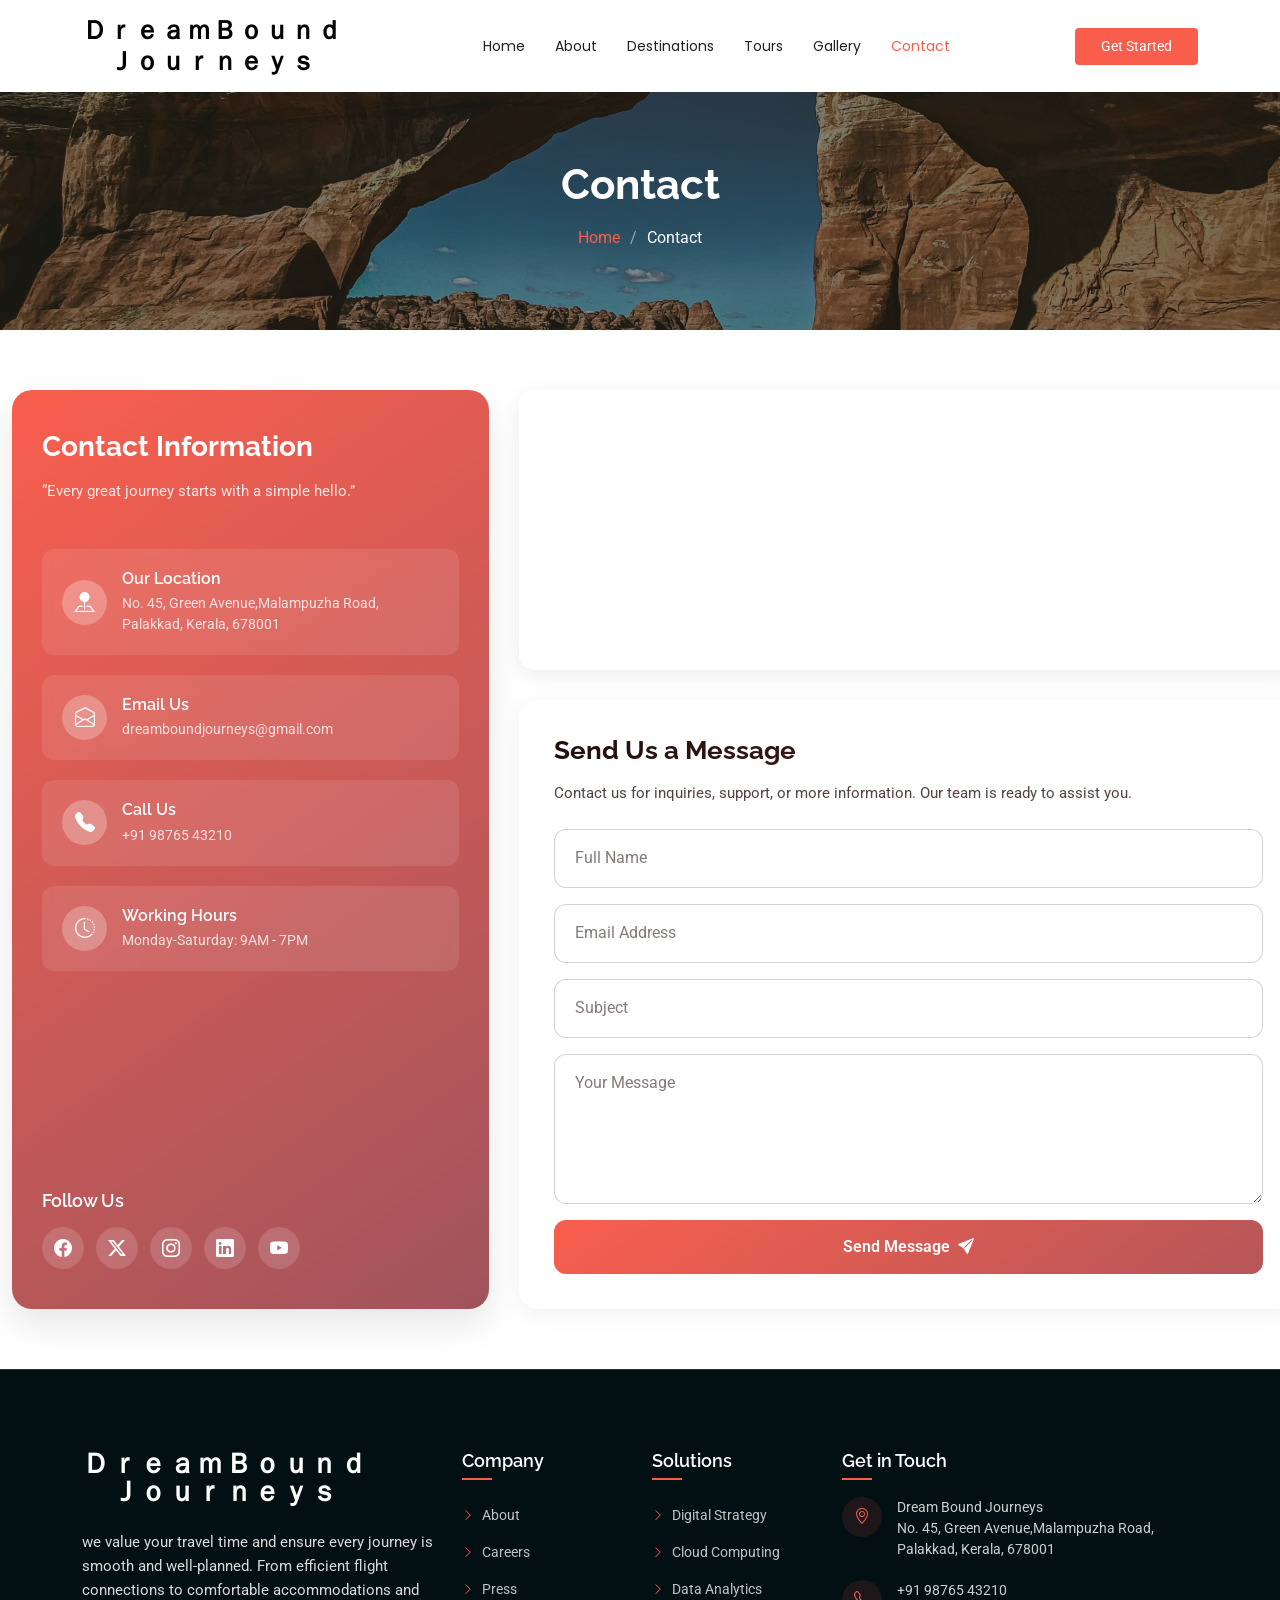
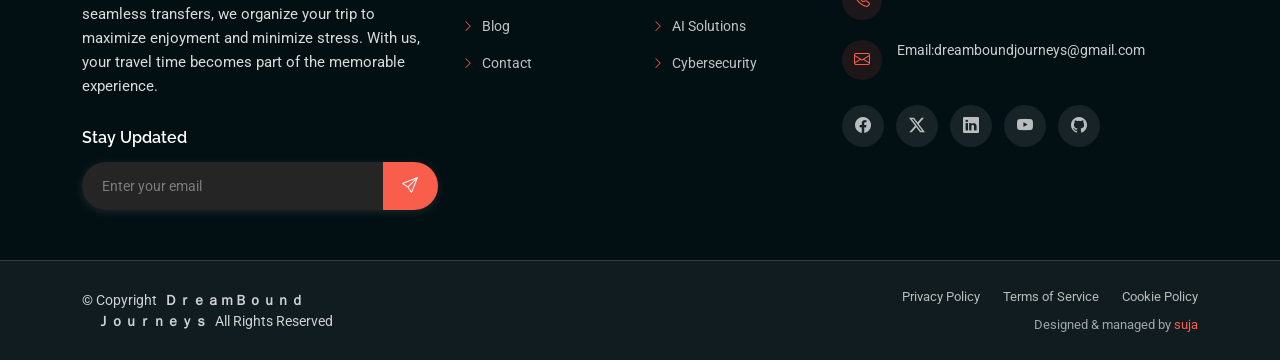
<file: contact.html>
<!DOCTYPE html>
<html lang="en">

<head>
  <meta charset="utf-8">
  <meta content="width=device-width, initial-scale=1.0" name="viewport">
  <title></title>
  <meta name="description" content="">
  <meta name="keywords" content="">

  <!-- Favicons -->
  <link href="assets/img/favicon.png" rel="icon">
  <link href="assets/img/apple-touch-icon.png" rel="apple-touch-icon">

  <!-- Fonts -->
  <link href="https://fonts.googleapis.com" rel="preconnect">
  <link href="https://fonts.gstatic.com" rel="preconnect" crossorigin>
  <link href="https://fonts.googleapis.com/css2?family=Roboto:ital,wght@0,100;0,300;0,400;0,500;0,700;0,900;1,100;1,300;1,400;1,500;1,700;1,900&family=Poppins:ital,wght@0,100;0,200;0,300;0,400;0,500;0,600;0,700;0,800;0,900;1,100;1,200;1,300;1,400;1,500;1,600;1,700;1,800;1,900&family=Raleway:ital,wght@0,100;0,200;0,300;0,400;0,500;0,600;0,700;0,800;0,900;1,100;1,200;1,300;1,400;1,500;1,600;1,700;1,800;1,900&display=swap" rel="stylesheet">

  <!-- Vendor CSS Files -->
  <link href="assets/vendor/bootstrap/css/bootstrap.min.css" rel="stylesheet">
  <link href="assets/vendor/bootstrap-icons/bootstrap-icons.css" rel="stylesheet">
  <link href="assets/vendor/swiper/swiper-bundle.min.css" rel="stylesheet">
  <link href="assets/vendor/glightbox/css/glightbox.min.css" rel="stylesheet">

  <!-- Main CSS File -->
  <link href="assets/css/main.css" rel="stylesheet">

  <!-- =======================================================
  * Template Name: TravelTime
  * Template URL: https://bootstrapmade.com/traveltime-bootstrap-travel-template/
  * Updated: Jul 28 2025 with Bootstrap v5.3.7
  * Author: BootstrapMade.com
  * License: https://bootstrapmade.com/license/
  ======================================================== -->
</head>

<body class="contact-page">

  <header id="header" class="header d-flex align-items-center fixed-top">
    <div class="container position-relative d-flex align-items-center justify-content-between">

      <a href="index.html" class="logo d-flex align-items-center me-auto me-xl-0">
        <!-- Uncomment the line below if you also wish to use an image logo -->
        <!-- <img src="assets/img/logo.webp" alt=""> -->
        <h1 class="sitename">ＤｒｅａｍＢｏｕｎｄ<br>　Ｊｏｕｒｎｅｙｓ</h1>
      </a>

      <nav id="navmenu" class="navmenu">
        <ul>
          <li><a href="index.html">Home</a></li>
          <li><a href="about.html">About</a></li>
          <li><a href="destinations.html">Destinations</a></li>
          <li><a href="tours.html">Tours</a></li>
          <li><a href="gallery.html">Gallery</a></li>
          
         
          <li><a href="contact.html" class="active">Contact</a></li>
        </ul>
        <i class="mobile-nav-toggle d-xl-none bi bi-list"></i>
      </nav>

      <a class="btn-getstarted" href="index.html#about">Get Started</a>

    </div>
  </header>

  <main class="main">

    <!-- Page Title -->
    <div class="page-title dark-background" style="background-image: url(assets/img/travel/showcase-11.webp);">
      <div class="container position-relative">
        <h1>Contact</h1>
        <p></p>
        <nav class="breadcrumbs">
          <ol>
            <li><a href="index.html">Home</a></li>
            <li class="current">Contact</li>
          </ol>
        </nav>
      </div>
    </div><!-- End Page Title -->

    <!-- Contact Section -->
    <section id="contact" class="contact section">

      <div class="container">
        <div class="contact-wrapper">
          <div class="contact-info-panel">
            <div class="contact-info-header">
              <h3>Contact Information</h3>
              <p>“Every great journey starts with a simple hello.”</p>
            </div>

            <div class="contact-info-cards">
              <div class="info-card">
                <div class="icon-container">
                  <i class="bi bi-pin-map-fill"></i>
                </div>
                <div class="card-content">
                  <h4>Our Location</h4>
                  <p>No. 45, Green Avenue,Malampuzha Road, Palakkad, Kerala, 678001</p>
                </div>
              </div>

              <div class="info-card">
                <div class="icon-container">
                  <i class="bi bi-envelope-open"></i>
                </div>
                <div class="card-content">
                  <h4>Email Us</h4>
                  <p>dreamboundjourneys@gmail.com</p>
                </div>
              </div>

              <div class="info-card">
                <div class="icon-container">
                  <i class="bi bi-telephone-fill"></i>
                </div>
                <div class="card-content">
                  <h4>Call Us</h4>
                  <p>+91 98765 43210</p>
                </div>
              </div>

              <div class="info-card">
                <div class="icon-container">
                  <i class="bi bi-clock-history"></i>
                </div>
                <div class="card-content">
                  <h4>Working Hours</h4>
                  <p>Monday-Saturday: 9AM - 7PM</p>
                </div>
              </div>
            </div>

            <div class="social-links-panel">
              <h5>Follow Us</h5>
              <div class="social-icons">
                <a href="#"><i class="bi bi-facebook"></i></a>
                <a href="#"><i class="bi bi-twitter-x"></i></a>
                <a href="#"><i class="bi bi-instagram"></i></a>
                <a href="#"><i class="bi bi-linkedin"></i></a>
                <a href="#"><i class="bi bi-youtube"></i></a>
              </div>
            </div>
          </div>

          <div class="contact-form-panel">
            <div class="map-container">
              <iframe src="https://www.google.com/maps/embed?pb=!1m14!1m8!1m3!1d48389.78314118045!2d-74.006138!3d40.710059!3m2!1i1024!2i768!4f13.1!3m3!1m2!1s0x89c25a22a3bda30d%3A0xb89d1fe6bc499443!2sDowntown%20Conference%20Center!5e0!3m2!1sen!2sus!4v1676961268712!5m2!1sen!2sus" width="100%" height="100%" style="border:0;" allowfullscreen="" loading="lazy" referrerpolicy="no-referrer-when-downgrade"></iframe>
            </div>

            <div class="form-container">
              <h3>Send Us a Message</h3>
              <p>Contact us for inquiries, support, or more information. Our team is ready to assist you.</p>

              <form action="forms/contact.php" method="post" class="php-email-form">
                <div class="form-floating mb-3">
                  <input type="text" class="form-control" id="nameInput" name="name" placeholder="Full Name" required="">
                  <label for="nameInput">Full Name</label>
                </div>

                <div class="form-floating mb-3">
                  <input type="email" class="form-control" id="emailInput" name="email" placeholder="Email Address" required="">
                  <label for="emailInput">Email Address</label>
                </div>

                <div class="form-floating mb-3">
                  <input type="text" class="form-control" id="subjectInput" name="subject" placeholder="Subject" required="">
                  <label for="subjectInput">Subject</label>
                </div>

                <div class="form-floating mb-3">
                  <textarea class="form-control" id="messageInput" name="message" rows="5" placeholder="Your Message" style="height: 150px" required=""></textarea>
                  <label for="messageInput">Your Message</label>
                </div>

                <div class="my-3">
                  <div class="loading">Loading</div>
                  <div class="error-message"></div>
                  <div class="sent-message">Your message has been sent. Thank you!</div>
                </div>

                <div class="d-grid">
                  <button type="submit" class="btn-submit">Send Message <i class="bi bi-send-fill ms-2"></i></button>
                </div>
              </form>
            </div>
          </div>
        </div>
      </div>
    </section><!-- /Contact Section -->

  </main>

  <footer id="footer" class="footer position-relative dark-background">

    <div class="container">
      <div class="row gy-5">

        <div class="col-lg-4">
          <div class="footer-content">
            <a href="index.html" class="logo d-flex align-items-center mb-4">
              <span class="sitename">ＤｒｅａｍＢｏｕｎｄ<br>　Ｊｏｕｒｎｅｙｓ</span>
            </a>
            <p class="mb-4">we value your travel time and ensure every journey is smooth and well-planned. From efficient flight connections to comfortable accommodations and seamless transfers, we organize your trip to maximize enjoyment and minimize stress. With us, your travel time becomes part of the memorable experience.</p>

            <div class="newsletter-form">
              <h5>Stay Updated</h5>
              <form action="forms/newsletter.php" method="post" class="php-email-form">
                <div class="input-group">
                  <input type="email" name="email" class="form-control" placeholder="Enter your email" required="">
                  <button type="submit" class="btn-subscribe">
                    <i class="bi bi-send"></i>
                  </button>
                </div>
                <div class="loading">Loading</div>
                <div class="error-message"></div>
                <div class="sent-message">Thank you for subscribing!</div>
              </form>
            </div>
          </div>
        </div>

        <div class="col-lg-2 col-6">
          <div class="footer-links">
            <h4>Company</h4>
            <ul>
              <li><a href="#"><i class="bi bi-chevron-right"></i> About</a></li>
              <li><a href="#"><i class="bi bi-chevron-right"></i> Careers</a></li>
              <li><a href="#"><i class="bi bi-chevron-right"></i> Press</a></li>
              <li><a href="#"><i class="bi bi-chevron-right"></i> Blog</a></li>
              <li><a href="#"><i class="bi bi-chevron-right"></i> Contact</a></li>
            </ul>
          </div>
        </div>

        <div class="col-lg-2 col-6">
          <div class="footer-links">
            <h4>Solutions</h4>
            <ul>
              <li><a href="#"><i class="bi bi-chevron-right"></i> Digital Strategy</a></li>
              <li><a href="#"><i class="bi bi-chevron-right"></i> Cloud Computing</a></li>
              <li><a href="#"><i class="bi bi-chevron-right"></i> Data Analytics</a></li>
              <li><a href="#"><i class="bi bi-chevron-right"></i> AI Solutions</a></li>
              <li><a href="#"><i class="bi bi-chevron-right"></i> Cybersecurity</a></li>
            </ul>
          </div>
        </div>

        <div class="col-lg-4">
          <div class="footer-contact">
            <h4>Get in Touch</h4>
            <div class="contact-item">
              <div class="contact-icon">
                <i class="bi bi-geo-alt"></i>
              </div>
              <div class="contact-info">
                <p>Dream Bound Journeys <br>No. 45, Green Avenue,Malampuzha Road, Palakkad, Kerala, 678001</p>
              </div>
            </div>

            <div class="contact-item">
              <div class="contact-icon">
                <i class="bi bi-telephone"></i>
              </div>
              <div class="contact-info">
                <p>+91 98765 43210</p>
              </div>
            </div>

            <div class="contact-item">
              <div class="contact-icon">
                <i class="bi bi-envelope"></i>
              </div>
              <div class="contact-info">
                <p>Email:dreamboundjourneys@gmail.com</p>
              </div>
            </div>

            <div class="social-links">
              <a href="#"><i class="bi bi-facebook"></i></a>
              <a href="#"><i class="bi bi-twitter-x"></i></a>
              <a href="#"><i class="bi bi-linkedin"></i></a>
              <a href="#"><i class="bi bi-youtube"></i></a>
              <a href="#"><i class="bi bi-github"></i></a>
            </div>
          </div>
        </div>

      </div>
    </div>

    <div class="footer-bottom">
      <div class="container">
        <div class="row align-items-center">
          <div class="col-lg-6">
            <div class="copyright">
              <p>© <span>Copyright</span> <strong class="px-1 sitename">ＤｒｅａｍＢｏｕｎｄ<br>　Ｊｏｕｒｎｅｙｓ</strong> <span>All Rights Reserved</span></p>
            </div>
          </div>
          <div class="col-lg-6">
            <div class="footer-bottom-links">
              <a href="#">Privacy Policy</a>
              <a href="#">Terms of Service</a>
              <a href="#">Cookie Policy</a>
            </div>
            <div class="credits">
              <!-- All the links in the footer should remain intact. -->
              <!-- You can delete the links only if you've purchased the pro version. -->
              <!-- Licensing information: https://bootstrapmade.com/license/ -->
              <!-- Purchase the pro version with working PHP/AJAX contact form: [buy-url] -->
              Designed & managed by <a href="https://bootstrapmade.com/">suja</a>
            </div>
          </div>
        </div>
      </div>
    </div>

  </footer>

  <!-- Scroll Top -->
  <a href="#" id="scroll-top" class="scroll-top d-flex align-items-center justify-content-center"><i class="bi bi-arrow-up-short"></i></a>

  <!-- Preloader -->
  <div id="preloader"></div>

  <!-- Vendor JS Files -->
  <script src="assets/vendor/bootstrap/js/bootstrap.bundle.min.js"></script>
  <script src="assets/vendor/php-email-form/validate.js"></script>
  <script src="assets/vendor/purecounter/purecounter_vanilla.js"></script>
  <script src="assets/vendor/swiper/swiper-bundle.min.js"></script>
  <script src="assets/vendor/glightbox/js/glightbox.min.js"></script>
  <script src="assets/vendor/imagesloaded/imagesloaded.pkgd.min.js"></script>
  <script src="assets/vendor/isotope-layout/isotope.pkgd.min.js"></script>

  <!-- Main JS File -->
  <script src="assets/js/main.js"></script>

</body>

</html>
</file>
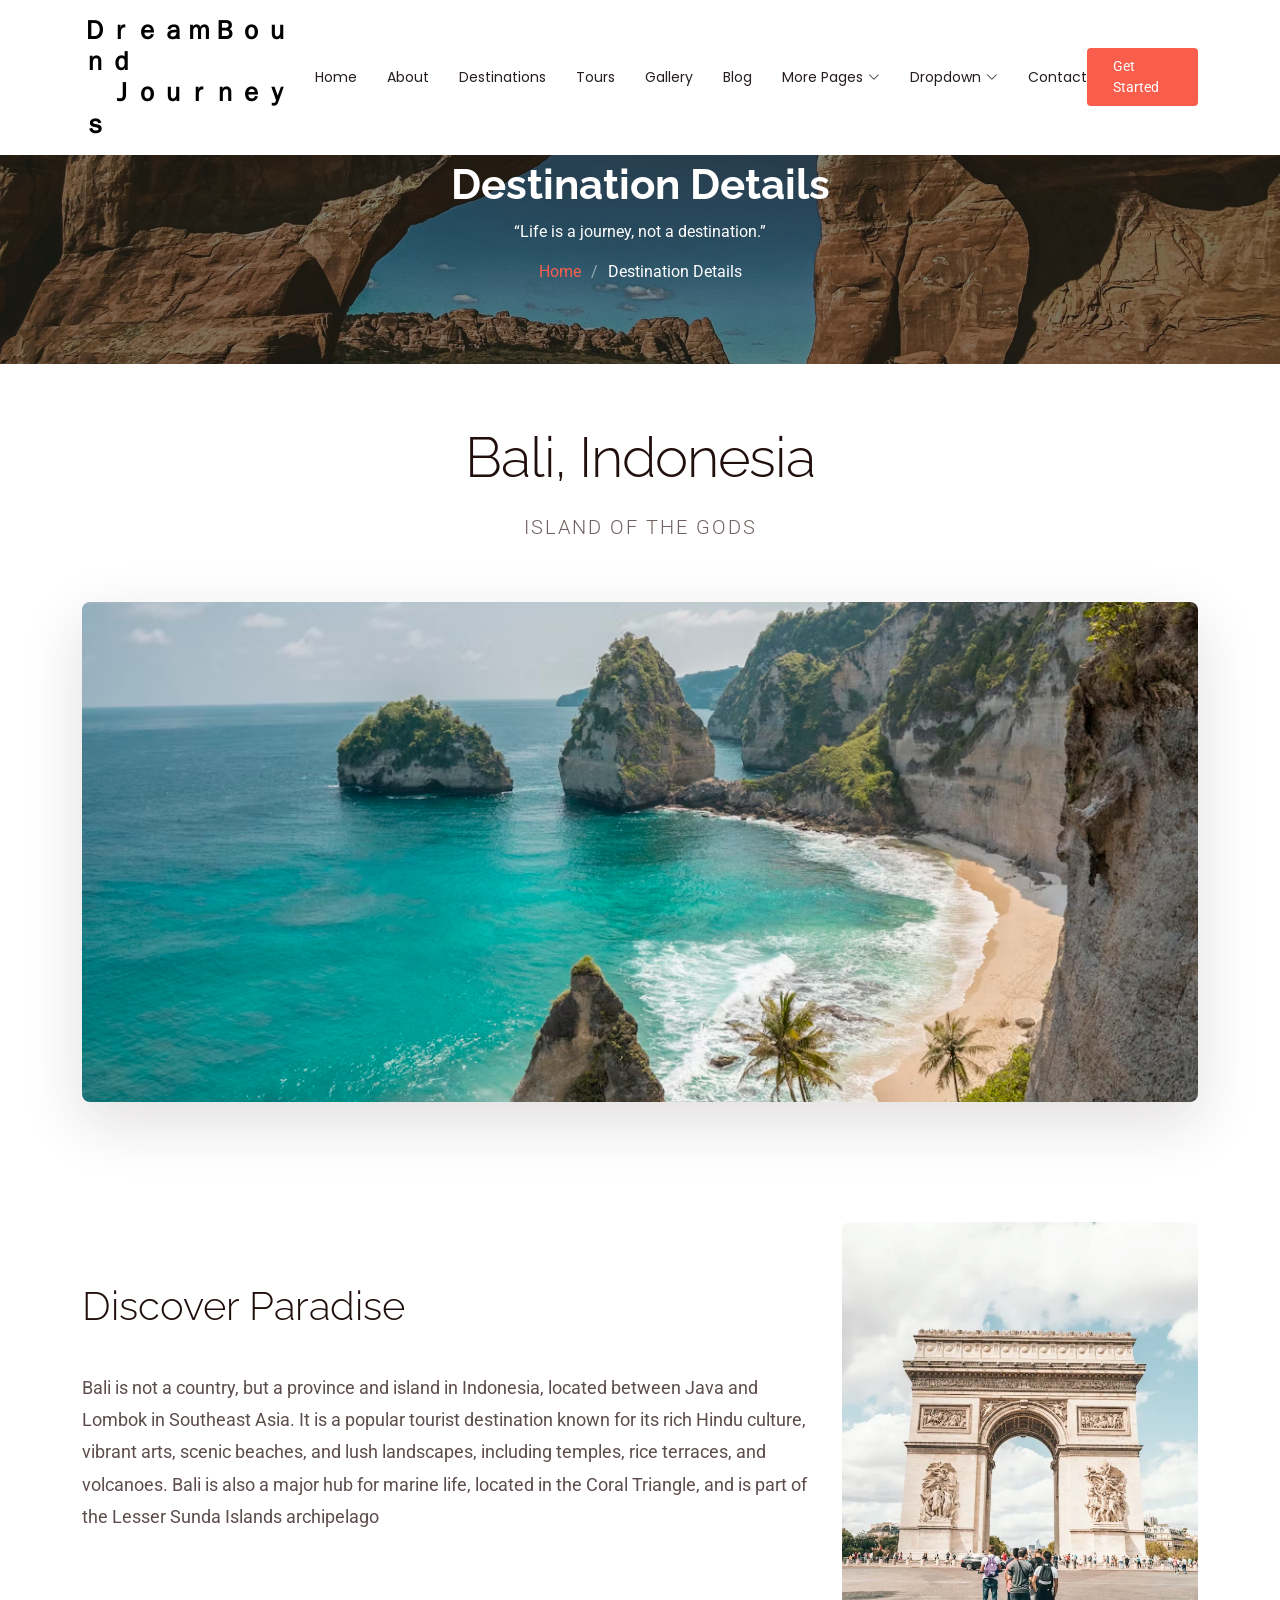
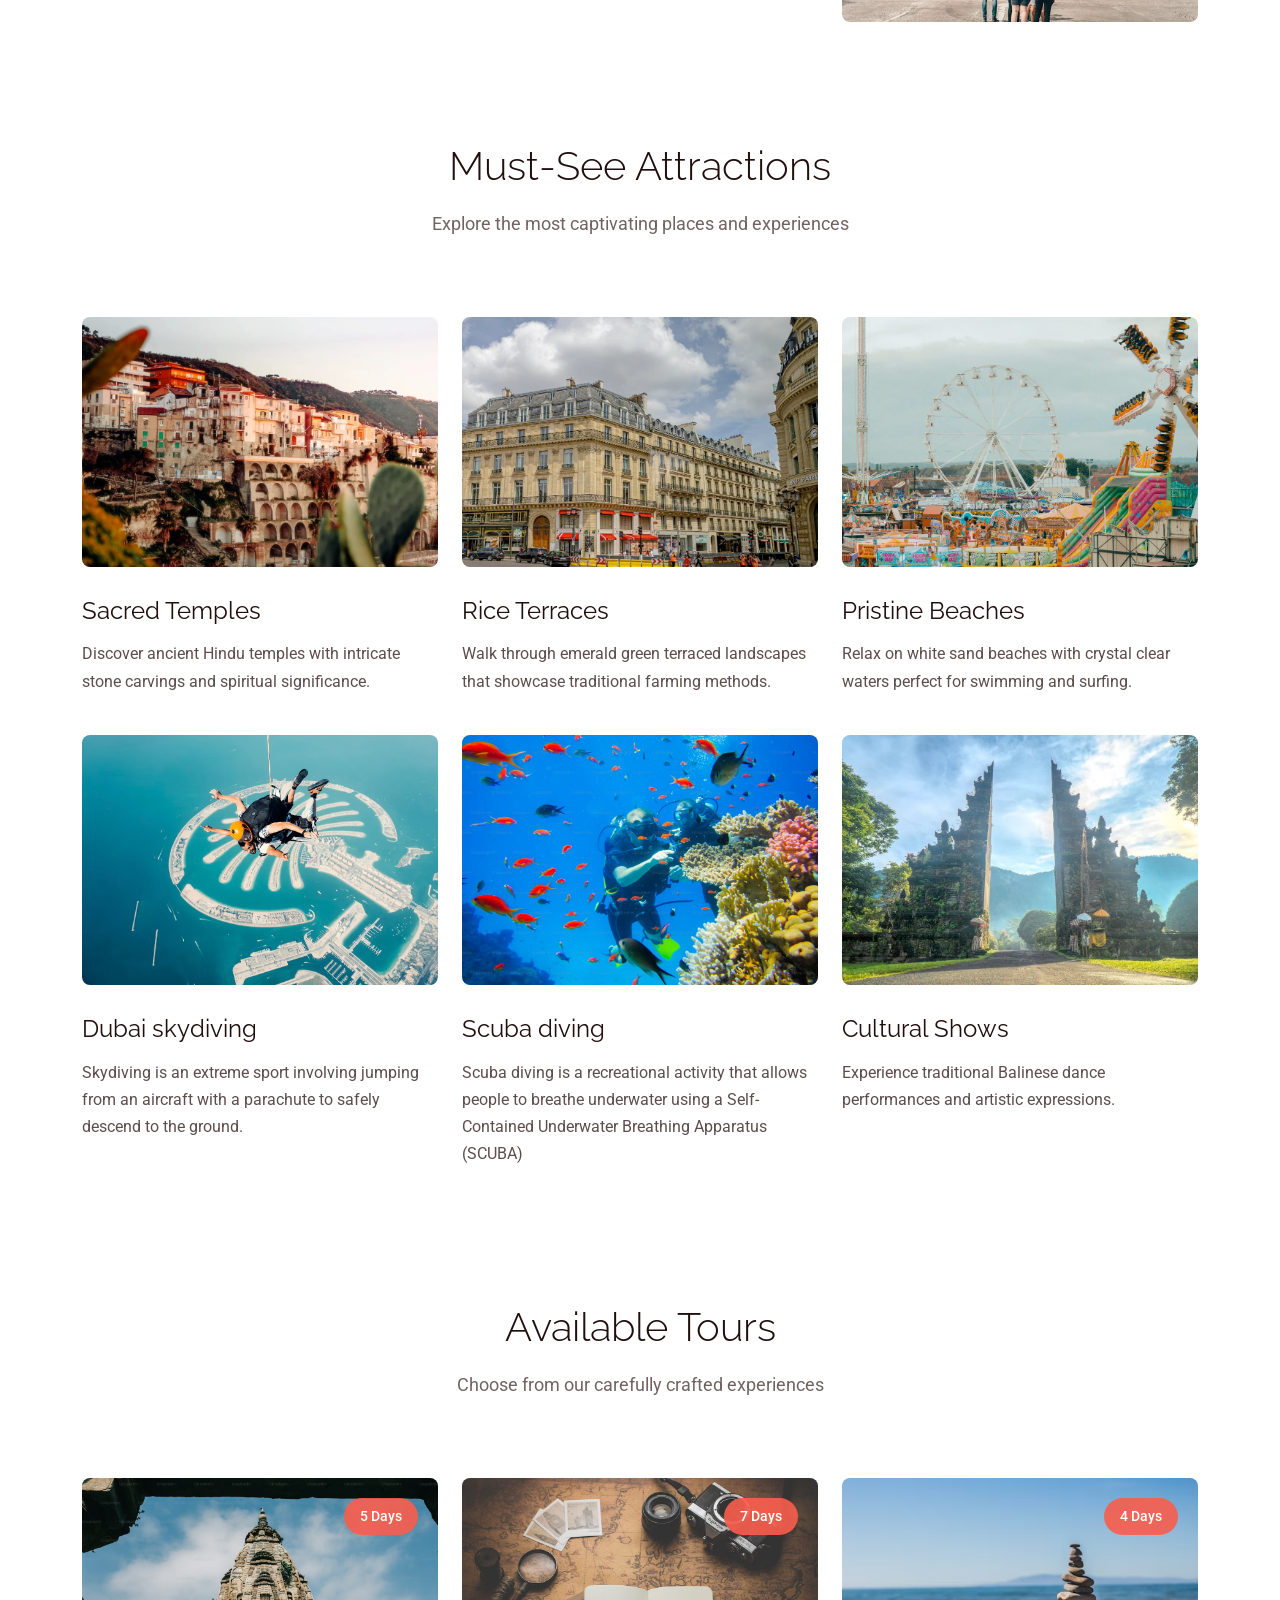
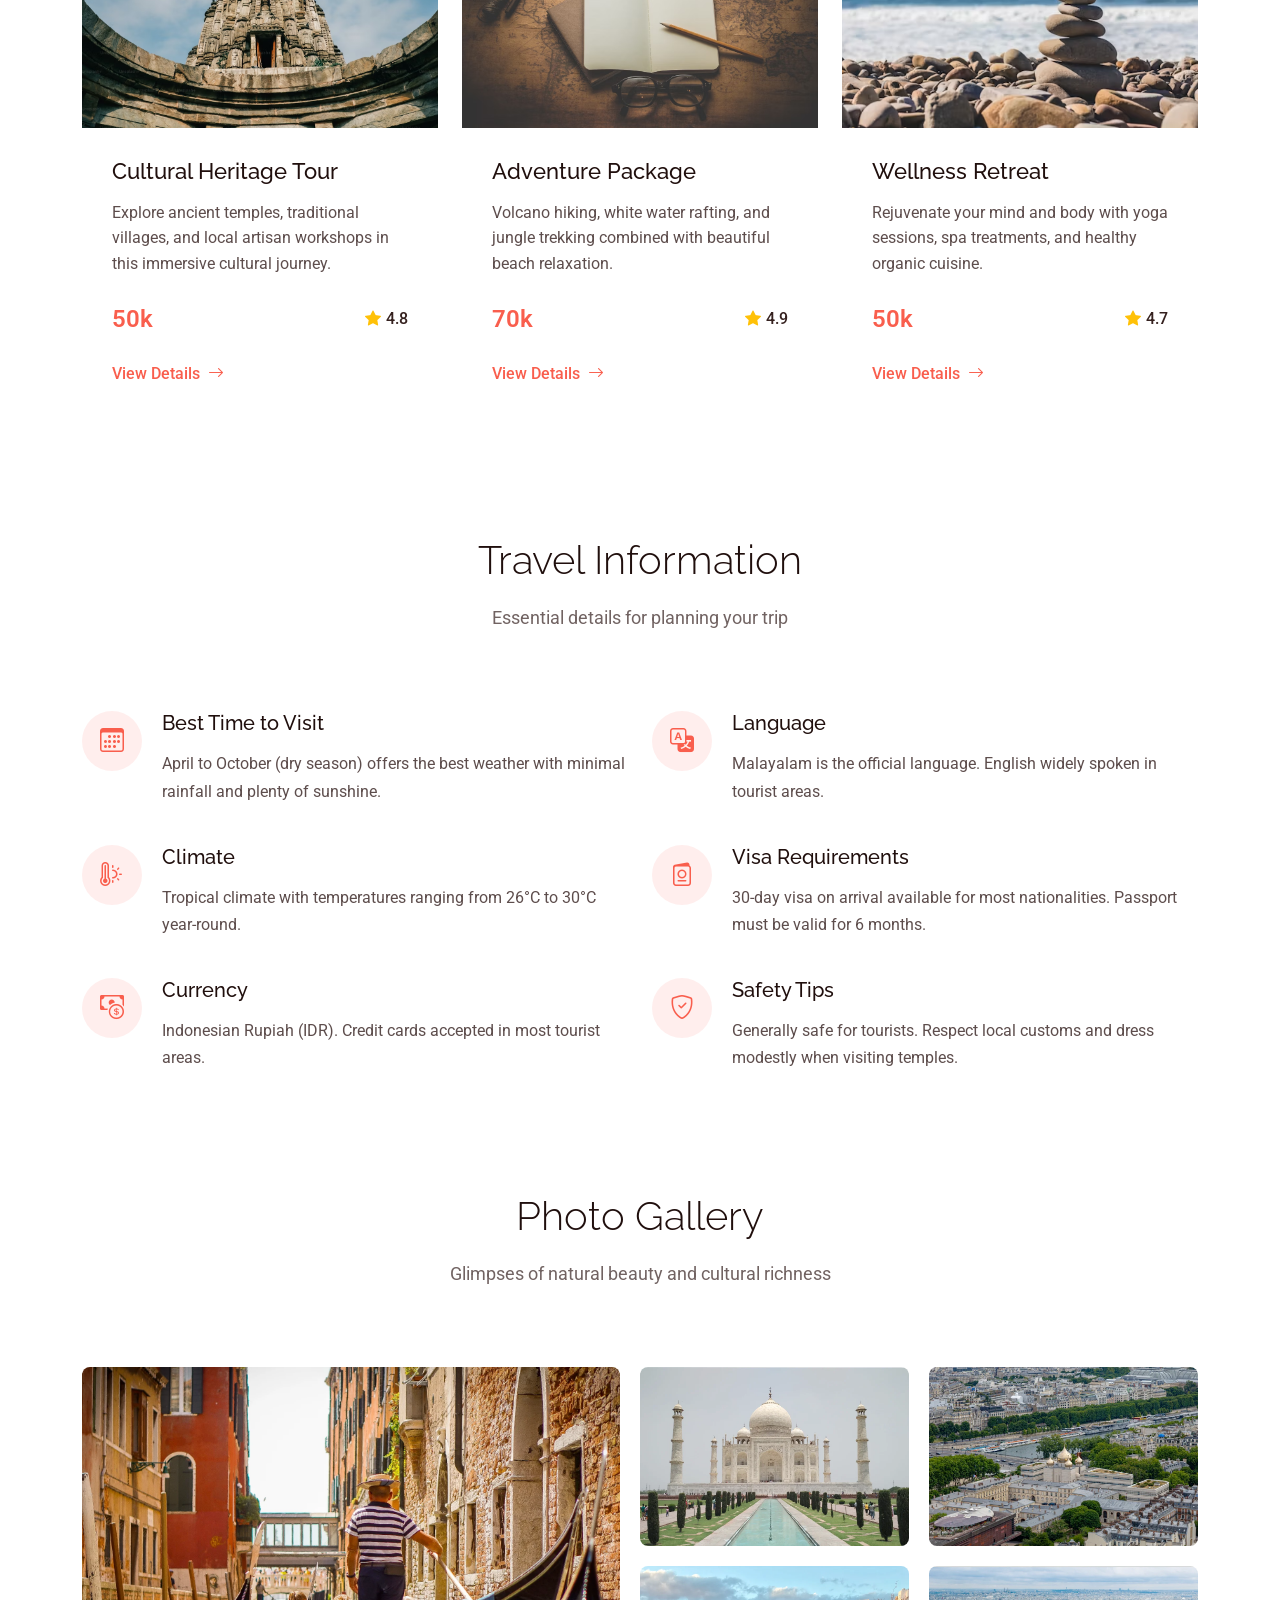
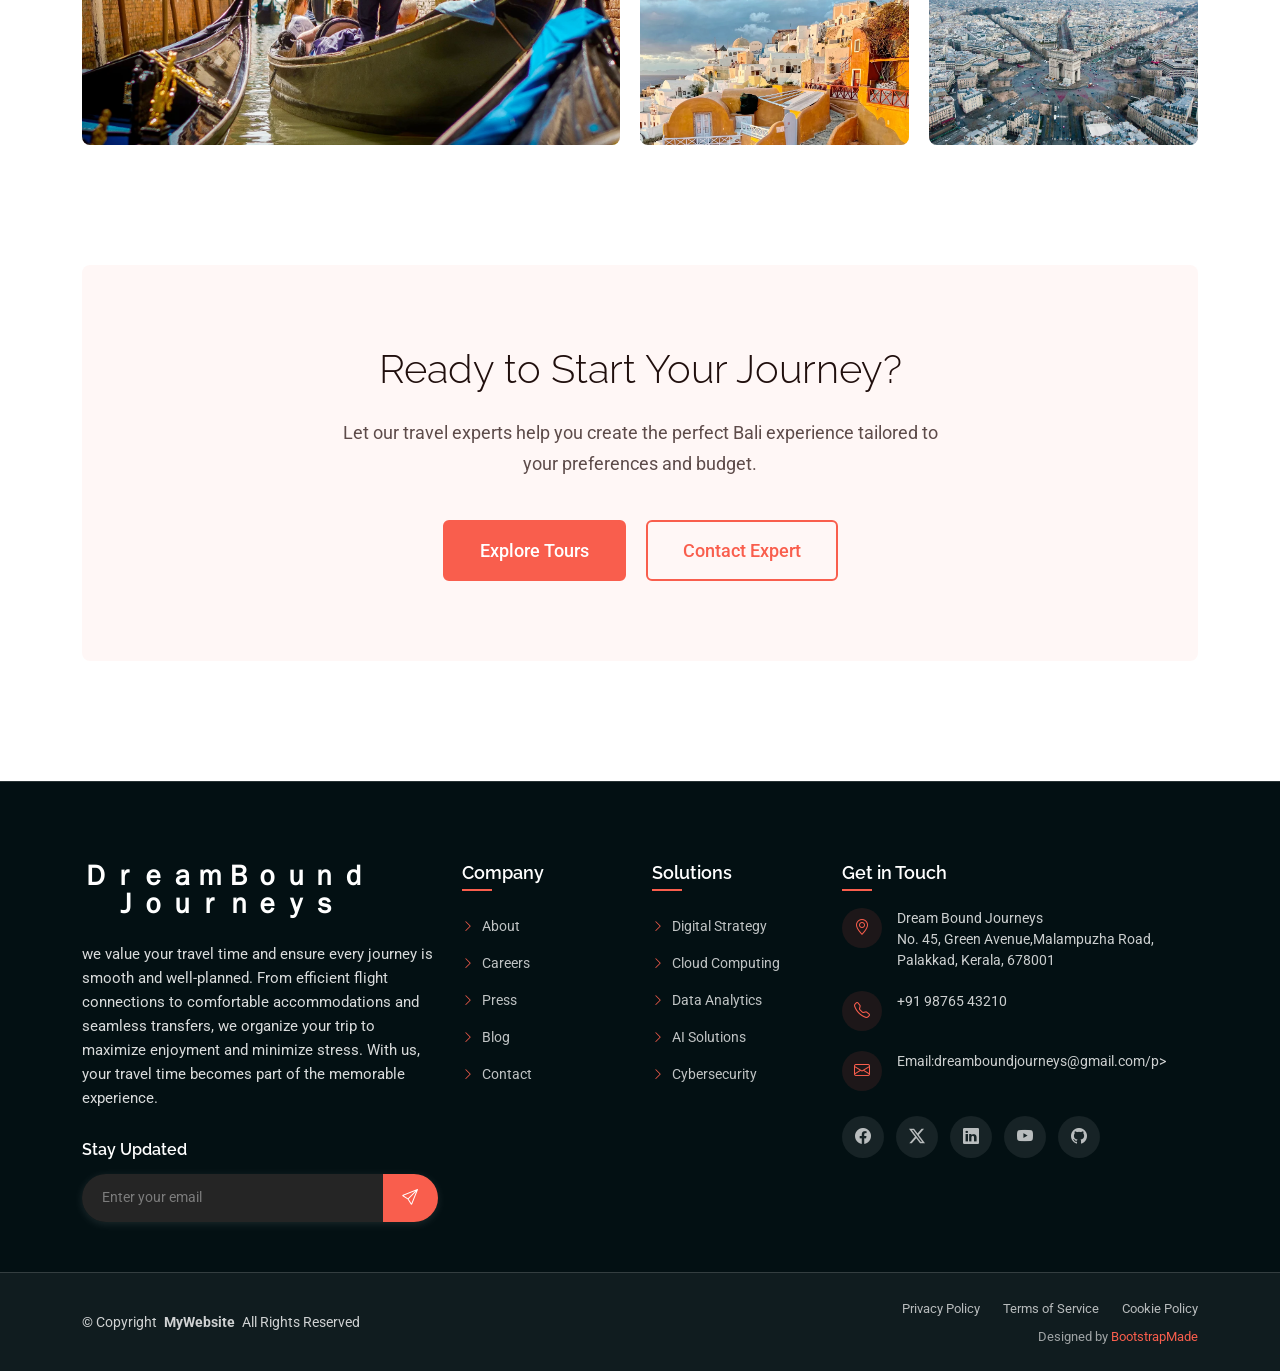
<file: destination-details.html>
<!DOCTYPE html>
<html lang="en">

<head>
  <meta charset="utf-8">
  <meta content="width=device-width, initial-scale=1.0" name="viewport">
  <title>Destination Details - TravelTime Bootstrap Template</title>
  <meta name="description" content="">
  <meta name="keywords" content="">

  <!-- Favicons -->
  <link href="assets/img/favicon.png" rel="icon">
  <link href="assets/img/apple-touch-icon.png" rel="apple-touch-icon">

  <!-- Fonts -->
  <link href="https://fonts.googleapis.com" rel="preconnect">
  <link href="https://fonts.gstatic.com" rel="preconnect" crossorigin>
  <link href="https://fonts.googleapis.com/css2?family=Roboto:ital,wght@0,100;0,300;0,400;0,500;0,700;0,900;1,100;1,300;1,400;1,500;1,700;1,900&family=Poppins:ital,wght@0,100;0,200;0,300;0,400;0,500;0,600;0,700;0,800;0,900;1,100;1,200;1,300;1,400;1,500;1,600;1,700;1,800;1,900&family=Raleway:ital,wght@0,100;0,200;0,300;0,400;0,500;0,600;0,700;0,800;0,900;1,100;1,200;1,300;1,400;1,500;1,600;1,700;1,800;1,900&display=swap" rel="stylesheet">

  <!-- Vendor CSS Files -->
  <link href="assets/vendor/bootstrap/css/bootstrap.min.css" rel="stylesheet">
  <link href="assets/vendor/bootstrap-icons/bootstrap-icons.css" rel="stylesheet">
  <link href="assets/vendor/swiper/swiper-bundle.min.css" rel="stylesheet">
  <link href="assets/vendor/glightbox/css/glightbox.min.css" rel="stylesheet">

  <!-- Main CSS File -->
  <link href="assets/css/main.css" rel="stylesheet">

  <!-- =======================================================
  * Template Name: TravelTime
  * Template URL: https://bootstrapmade.com/traveltime-bootstrap-travel-template/
  * Updated: Jul 28 2025 with Bootstrap v5.3.7
  * Author: BootstrapMade.com
  * License: https://bootstrapmade.com/license/
  ======================================================== -->
</head>

<body class="destination-details-page">

  <header id="header" class="header d-flex align-items-center fixed-top">
    <div class="container position-relative d-flex align-items-center justify-content-between">

      <a href="index.html" class="logo d-flex align-items-center me-auto me-xl-0">
        <!-- Uncomment the line below if you also wish to use an image logo -->
        <!-- <img src="assets/img/logo.webp" alt=""> -->
        <h1 class="sitename">ＤｒｅａｍＢｏｕｎｄ<br>　Ｊｏｕｒｎｅｙｓ</h1>
      </a>

      <nav id="navmenu" class="navmenu">
        <ul>
          <li><a href="index.html">Home</a></li>
          <li><a href="about.html">About</a></li>
          <li><a href="destinations.html">Destinations</a></li>
          <li><a href="tours.html">Tours</a></li>
          <li><a href="gallery.html">Gallery</a></li>
          <li><a href="blog.html">Blog</a></li>
          <li class="dropdown"><a href="#"><span>More Pages</span> <i class="bi bi-chevron-down toggle-dropdown"></i></a>
            <ul>
              <li><a href="destination-details.html" class="active">Destination Details</a></li>
              <li><a href="tour-details.html">Tour Details</a></li>
              <li><a href="booking.html">Booking</a></li>
              <li><a href="testimonials">Testimonials</a></li>
              <li><a href="faq.html">Frequently Asked Questions</a></li>
              <li><a href="blog-details.html">Blog Details</a></li>
              <li><a href="terms.html">Terms</a></li>
              <li><a href="privacy.html">Privacy</a></li>
              <li><a href="404.html">404</a></li>
            </ul>
          </li>
          <li class="dropdown"><a href="#"><span>Dropdown</span> <i class="bi bi-chevron-down toggle-dropdown"></i></a>
            <ul>
              <li><a href="#">Dropdown 1</a></li>
              <li class="dropdown"><a href="#"><span>Deep Dropdown</span> <i class="bi bi-chevron-down toggle-dropdown"></i></a>
                <ul>
                  <li><a href="#">Deep Dropdown 1</a></li>
                  <li><a href="#">Deep Dropdown 2</a></li>
                  <li><a href="#">Deep Dropdown 3</a></li>
                  <li><a href="#">Deep Dropdown 4</a></li>
                  <li><a href="#">Deep Dropdown 5</a></li>
                </ul>
              </li>
              <li><a href="#">Dropdown 2</a></li>
              <li><a href="#">Dropdown 3</a></li>
              <li><a href="#">Dropdown 4</a></li>
            </ul>
          </li>
          <li><a href="contact.html">Contact</a></li>
        </ul>
        <i class="mobile-nav-toggle d-xl-none bi bi-list"></i>
      </nav>

      <a class="btn-getstarted" href="index.html#about">Get Started</a>

    </div>
  </header>

  <main class="main">

    <!-- Page Title -->
    <div class="page-title dark-background" style="background-image: url(assets/img/travel/showcase-11.webp);">
      <div class="container position-relative">
        <h1>Destination Details</h1>
        <p>“Life is a journey, not a destination.” </p>
        <nav class="breadcrumbs">
          <ol>
            <li><a href="index.html">Home</a></li>
            <li class="current">Destination Details</li>
          </ol>
        </nav>
      </div>
    </div><!-- End Page Title -->

    <!-- Travel Destination Details Section -->
    <section id="travel-destination-details" class="travel-destination-details section">

      <div class="container">

        <!-- Hero Section -->
        <div class="destination-hero">
          <div class="hero-content">
            <h1 class="destination-name">Bali, Indonesia</h1>
            <p class="destination-tagline">Island of the Gods</p>
          </div>
          <div class="hero-image">
            <img src="assets/img/travel/bali island.avif" alt="Bali destination" class="img-fluid">
          </div>
        </div>

        <!-- Overview Section -->
        <div class="destination-overview">
          <div class="row align-items-center">
            <div class="col-lg-8">
              <div class="overview-content">
                <h2>Discover Paradise</h2>
                <p>Bali is not a country, but a province and island in Indonesia, located between Java and Lombok in Southeast Asia. It is a popular tourist destination known for its rich Hindu culture, vibrant arts, scenic beaches, and lush landscapes, including temples, rice terraces, and volcanoes. Bali is also a major hub for marine life, located in the Coral Triangle, and is part of the Lesser Sunda Islands archipelago</p>
                <p></p>
              </div>
            </div>
            <div class="col-lg-4">
              <div class="overview-image">
                <img src="assets/img/travel/destination-5.webp" alt="Bali culture" class="img-fluid">
              </div>
            </div>
          </div>
        </div>

        <!-- Highlights Section -->
        <div class="destination-highlights">
          <div class="section-header">
            <h2>Must-See Attractions</h2>
            <p>Explore the most captivating places and experiences</p>
          </div>

          <div class="row gy-4">
            <div class="col-lg-4 col-md-6">
              <div class="highlight-item">
                <div class="highlight-image">
                  <img src="assets/img/travel/destination-8.webp" alt="Temple complex" class="img-fluid">
                </div>
                <div class="highlight-content">
                  <h4>Sacred Temples</h4>
                  <p>Discover ancient Hindu temples with intricate stone carvings and spiritual significance.</p>
                </div>
              </div>
            </div>

            <div class="col-lg-4 col-md-6">
              <div class="highlight-item">
                <div class="highlight-image">
                  <img src="assets/img/travel/destination-12.webp" alt="Rice terraces" class="img-fluid">
                </div>
                <div class="highlight-content">
                  <h4>Rice Terraces</h4>
                  <p>Walk through emerald green terraced landscapes that showcase traditional farming methods.</p>
                </div>
              </div>
            </div>

            <div class="col-lg-4 col-md-6">
              <div class="highlight-item">
                <div class="highlight-image">
                  <img src="assets/img/travel/destination-15.webp" alt="Pristine beaches" class="img-fluid">
                </div>
                <div class="highlight-content">
                  <h4>Pristine Beaches</h4>
                  <p>Relax on white sand beaches with crystal clear waters perfect for swimming and surfing.</p>
                </div>
              </div>
            </div>

            <div class="col-lg-4 col-md-6">
              <div class="highlight-item">
                <div class="highlight-image">
                  <img src="assets/img/travel/skydiving.avif" alt="Traditional markets" class="img-fluid">
                </div>
                <div class="highlight-content">
                  <h4>Dubai skydiving </h4>
                  <p>Skydiving is an extreme sport involving jumping from an aircraft with a parachute to safely descend to the ground.</p>
                </div>
              </div>
            </div>

            <div class="col-lg-4 col-md-6">
              <div class="highlight-item">
                <div class="highlight-image">
                  <img src="assets/img/travel/scubadiving.avif" alt="Volcano hiking" class="img-fluid">
                </div>
                <div class="highlight-content">
                  <h4>Scuba diving</h4>
                  <p>Scuba diving is a recreational activity that allows people to breathe underwater using a Self-Contained Underwater Breathing Apparatus (SCUBA)</p>
                </div>
              </div>
            </div>

            <div class="col-lg-4 col-md-6">
              <div class="highlight-item">
                <div class="highlight-image">
                  <img src="assets/img/travel/destination-11.webp" alt="Cultural performances" class="img-fluid">
                </div>
                <div class="highlight-content">
                  <h4>Cultural Shows</h4>
                  <p>Experience traditional Balinese dance performances and artistic expressions.</p>
                </div>
              </div>
            </div>
          </div>
        </div>

        <!-- Available Tours Section -->
        <div class="available-tours">
          <div class="section-header">
            <h2>Available Tours</h2>
            <p>Choose from our carefully crafted experiences</p>
          </div>

          <div class="row gy-4">
            <div class="col-lg-4 col-md-6">
              <div class="tour-card">
                <div class="tour-image">
                  <img src="assets/img/travel/heritage.avif" alt="Cultural Heritage Tour" class="img-fluid">
                  <div class="tour-duration">
                    <span>5 Days</span>
                  </div>
                </div>
                <div class="tour-content">
                  <h4>Cultural Heritage Tour</h4>
                  <p>Explore ancient temples, traditional villages, and local artisan workshops in this immersive cultural journey.</p>
                  <div class="tour-meta">
                    <span class="tour-price">50k</span>
                    <span class="tour-rating">
                      <i class="bi bi-star-fill"></i>
                      <span>4.8</span>
                    </span>
                  </div>
                  <a href="#" class="btn-tour">View Details <i class="bi bi-arrow-right"></i></a>
                </div>
              </div>
            </div>

            <div class="col-lg-4 col-md-6">
              <div class="tour-card">
                <div class="tour-image">
                  <img src="assets/img/travel/adventure.avif" alt="Adventure Package" class="img-fluid">
                  <div class="tour-duration">
                    <span>7 Days</span>
                  </div>
                </div>
                <div class="tour-content">
                  <h4>Adventure Package</h4>
                  <p>Volcano hiking, white water rafting, and jungle trekking combined with beautiful beach relaxation.</p>
                  <div class="tour-meta">
                    <span class="tour-price">70k</span>
                    <span class="tour-rating">
                      <i class="bi bi-star-fill"></i>
                      <span>4.9</span>
                    </span>
                  </div>
                  <a href="#" class="btn-tour">View Details <i class="bi bi-arrow-right"></i></a>
                </div>
              </div>
            </div>

            <div class="col-lg-4 col-md-6">
              <div class="tour-card">
                <div class="tour-image">
                  <img src="assets/img/travel/wellness.avif" alt="Wellness Retreat" class="img-fluid">
                  <div class="tour-duration">
                    <span>4 Days</span>
                  </div>
                </div>
                <div class="tour-content">
                  <h4>Wellness Retreat</h4>
                  <p>Rejuvenate your mind and body with yoga sessions, spa treatments, and healthy organic cuisine.</p>
                  <div class="tour-meta">
                    <span class="tour-price">50k</span>
                    <span class="tour-rating">
                      <i class="bi bi-star-fill"></i>
                      <span>4.7</span>
                    </span>
                  </div>
                  <a href="#" class="btn-tour">View Details <i class="bi bi-arrow-right"></i></a>
                </div>
              </div>
            </div>
          </div>
        </div>

        <!-- Practical Information Section -->
        <div class="practical-info">
          <div class="section-header">
            <h2>Travel Information</h2>
            <p>Essential details for planning your trip</p>
          </div>

          <div class="row gy-4">
            <div class="col-lg-6">
              <div class="info-grid">
                <div class="info-item">
                  <div class="info-icon">
                    <i class="bi bi-calendar3"></i>
                  </div>
                  <div class="info-content">
                    <h5>Best Time to Visit</h5>
                    <p>April to October (dry season) offers the best weather with minimal rainfall and plenty of sunshine.</p>
                  </div>
                </div>

                <div class="info-item">
                  <div class="info-icon">
                    <i class="bi bi-thermometer-sun"></i>
                  </div>
                  <div class="info-content">
                    <h5>Climate</h5>
                    <p>Tropical climate with temperatures ranging from 26°C to 30°C year-round.</p>
                  </div>
                </div>

                <div class="info-item">
                  <div class="info-icon">
                    <i class="bi bi-cash-coin"></i>
                  </div>
                  <div class="info-content">
                    <h5>Currency</h5>
                    <p>Indonesian Rupiah (IDR). Credit cards accepted in most tourist areas.</p>
                  </div>
                </div>
              </div>
            </div>

            <div class="col-lg-6">
              <div class="info-grid">
                <div class="info-item">
                  <div class="info-icon">
                    <i class="bi bi-translate"></i>
                  </div>
                  <div class="info-content">
                    <h5>Language</h5>
                    <p>Malayalam is the official language. English widely spoken in tourist areas.</p>
                  </div>
                </div>

                <div class="info-item">
                  <div class="info-icon">
                    <i class="bi bi-passport"></i>
                  </div>
                  <div class="info-content">
                    <h5>Visa Requirements</h5>
                    <p>30-day visa on arrival available for most nationalities. Passport must be valid for 6 months.</p>
                  </div>
                </div>

                <div class="info-item">
                  <div class="info-icon">
                    <i class="bi bi-shield-check"></i>
                  </div>
                  <div class="info-content">
                    <h5>Safety Tips</h5>
                    <p>Generally safe for tourists. Respect local customs and dress modestly when visiting temples.</p>
                  </div>
                </div>
              </div>
            </div>
          </div>
        </div>

        <!-- Gallery Section -->
        <div class="destination-gallery">
          <div class="section-header">
            <h2>Photo Gallery</h2>
            <p>Glimpses of natural beauty and cultural richness</p>
          </div>

          <div class="gallery-grid">
            <div class="gallery-item large">
              <a href="assets/img/travel/showcase-5.webp" class="glightbox">
                <img src="assets/img/travel/showcase-5.webp" alt="Gallery image" class="img-fluid">
              </a>
            </div>

            <div class="gallery-item">
              <a href="assets/img/travel/destination-9.webp" class="glightbox">
                <img src="assets/img/travel/destination-9.webp" alt="Gallery image" class="img-fluid">
              </a>
            </div>

            <div class="gallery-item">
              <a href="assets/img/travel/destination-13.webp" class="glightbox">
                <img src="assets/img/travel/destination-13.webp" alt="Gallery image" class="img-fluid">
              </a>
            </div>

            <div class="gallery-item">
              <a href="assets/img/travel/destination-16.webp" class="glightbox">
                <img src="assets/img/travel/destination-16.webp" alt="Gallery image" class="img-fluid">
              </a>
            </div>

            <div class="gallery-item">
              <a href="assets/img/travel/destination-18.webp" class="glightbox">
                <img src="assets/img/travel/destination-18.webp" alt="Gallery image" class="img-fluid">
              </a>
            </div>
          </div>
        </div>

        <!-- Call to Action Section -->
        <div class="destination-cta">
          <div class="cta-content">
            <h2>Ready to Start Your Journey?</h2>
            <p>Let our travel experts help you create the perfect Bali experience tailored to your preferences and budget.</p>
            <div class="cta-actions">
              <a href="tours.html" class="btn-primary">Explore Tours</a>
              <a href="contact.html" class="btn-outline">Contact Expert</a>
            </div>
          </div>
        </div>

      </div>

    </section><!-- /Travel Destination Details Section -->

  </main>

  <footer id="footer" class="footer position-relative dark-background">

    <div class="container">
      <div class="row gy-5">

        <div class="col-lg-4">
          <div class="footer-content">
            <a href="index.html" class="logo d-flex align-items-center mb-4">
              <span class="sitename">ＤｒｅａｍＢｏｕｎｄ<br>　Ｊｏｕｒｎｅｙｓ</span>
            </a>
            <p class="mb-4">we value your travel time and ensure every journey is smooth and well-planned. From efficient flight connections to comfortable accommodations and seamless transfers, we organize your trip to maximize enjoyment and minimize stress. With us, your travel time becomes part of the memorable experience.</p>

            <div class="newsletter-form">
              <h5>Stay Updated</h5>
              <form action="forms/newsletter.php" method="post" class="php-email-form">
                <div class="input-group">
                  <input type="email" name="email" class="form-control" placeholder="Enter your email" required="">
                  <button type="submit" class="btn-subscribe">
                    <i class="bi bi-send"></i>
                  </button>
                </div>
                <div class="loading">Loading</div>
                <div class="error-message"></div>
                <div class="sent-message">Thank you for subscribing!</div>
              </form>
            </div>
          </div>
        </div>

        <div class="col-lg-2 col-6">
          <div class="footer-links">
            <h4>Company</h4>
            <ul>
              <li><a href="#"><i class="bi bi-chevron-right"></i> About</a></li>
              <li><a href="#"><i class="bi bi-chevron-right"></i> Careers</a></li>
              <li><a href="#"><i class="bi bi-chevron-right"></i> Press</a></li>
              <li><a href="#"><i class="bi bi-chevron-right"></i> Blog</a></li>
              <li><a href="#"><i class="bi bi-chevron-right"></i> Contact</a></li>
            </ul>
          </div>
        </div>

        <div class="col-lg-2 col-6">
          <div class="footer-links">
            <h4>Solutions</h4>
            <ul>
              <li><a href="#"><i class="bi bi-chevron-right"></i> Digital Strategy</a></li>
              <li><a href="#"><i class="bi bi-chevron-right"></i> Cloud Computing</a></li>
              <li><a href="#"><i class="bi bi-chevron-right"></i> Data Analytics</a></li>
              <li><a href="#"><i class="bi bi-chevron-right"></i> AI Solutions</a></li>
              <li><a href="#"><i class="bi bi-chevron-right"></i> Cybersecurity</a></li>
            </ul>
          </div>
        </div>

        <div class="col-lg-4">
          <div class="footer-contact">
            <h4>Get in Touch</h4>
            <div class="contact-item">
              <div class="contact-icon">
                <i class="bi bi-geo-alt"></i>
              </div>
              <div class="contact-info">
                <p>Dream Bound Journeys <br>No. 45, Green Avenue,Malampuzha Road, Palakkad, Kerala, 678001</p>
              </div>
            </div>

            <div class="contact-item">
              <div class="contact-icon">
                <i class="bi bi-telephone"></i>
              </div>
              <div class="contact-info">
                <p>+91 98765 43210</p>
              </div>
            </div>

            <div class="contact-item">
              <div class="contact-icon">
                <i class="bi bi-envelope"></i>
              </div>
              <div class="contact-info">
                <p>Email:dreamboundjourneys@gmail.com/p>
              </div>
            </div>

            <div class="social-links">
              <a href="#"><i class="bi bi-facebook"></i></a>
              <a href="#"><i class="bi bi-twitter-x"></i></a>
              <a href="#"><i class="bi bi-linkedin"></i></a>
              <a href="#"><i class="bi bi-youtube"></i></a>
              <a href="#"><i class="bi bi-github"></i></a>
            </div>
          </div>
        </div>

      </div>
    </div>

    <div class="footer-bottom">
      <div class="container">
        <div class="row align-items-center">
          <div class="col-lg-6">
            <div class="copyright">
              <p>© <span>Copyright</span> <strong class="px-1 sitename">MyWebsite</strong> <span>All Rights Reserved</span></p>
            </div>
          </div>
          <div class="col-lg-6">
            <div class="footer-bottom-links">
              <a href="#">Privacy Policy</a>
              <a href="#">Terms of Service</a>
              <a href="#">Cookie Policy</a>
            </div>
            <div class="credits">
              <!-- All the links in the footer should remain intact. -->
              <!-- You can delete the links only if you've purchased the pro version. -->
              <!-- Licensing information: https://bootstrapmade.com/license/ -->
              <!-- Purchase the pro version with working PHP/AJAX contact form: [buy-url] -->
              Designed by <a href="https://bootstrapmade.com/">BootstrapMade</a>
            </div>
          </div>
        </div>
      </div>
    </div>

  </footer>

  <!-- Scroll Top -->
  <a href="#" id="scroll-top" class="scroll-top d-flex align-items-center justify-content-center"><i class="bi bi-arrow-up-short"></i></a>

  <!-- Preloader -->
  <div id="preloader"></div>

  <!-- Vendor JS Files -->
  <script src="assets/vendor/bootstrap/js/bootstrap.bundle.min.js"></script>
  <script src="assets/vendor/php-email-form/validate.js"></script>
  <script src="assets/vendor/purecounter/purecounter_vanilla.js"></script>
  <script src="assets/vendor/swiper/swiper-bundle.min.js"></script>
  <script src="assets/vendor/glightbox/js/glightbox.min.js"></script>
  <script src="assets/vendor/imagesloaded/imagesloaded.pkgd.min.js"></script>
  <script src="assets/vendor/isotope-layout/isotope.pkgd.min.js"></script>

  <!-- Main JS File -->
  <script src="assets/js/main.js"></script>

</body>

</html>
</file>
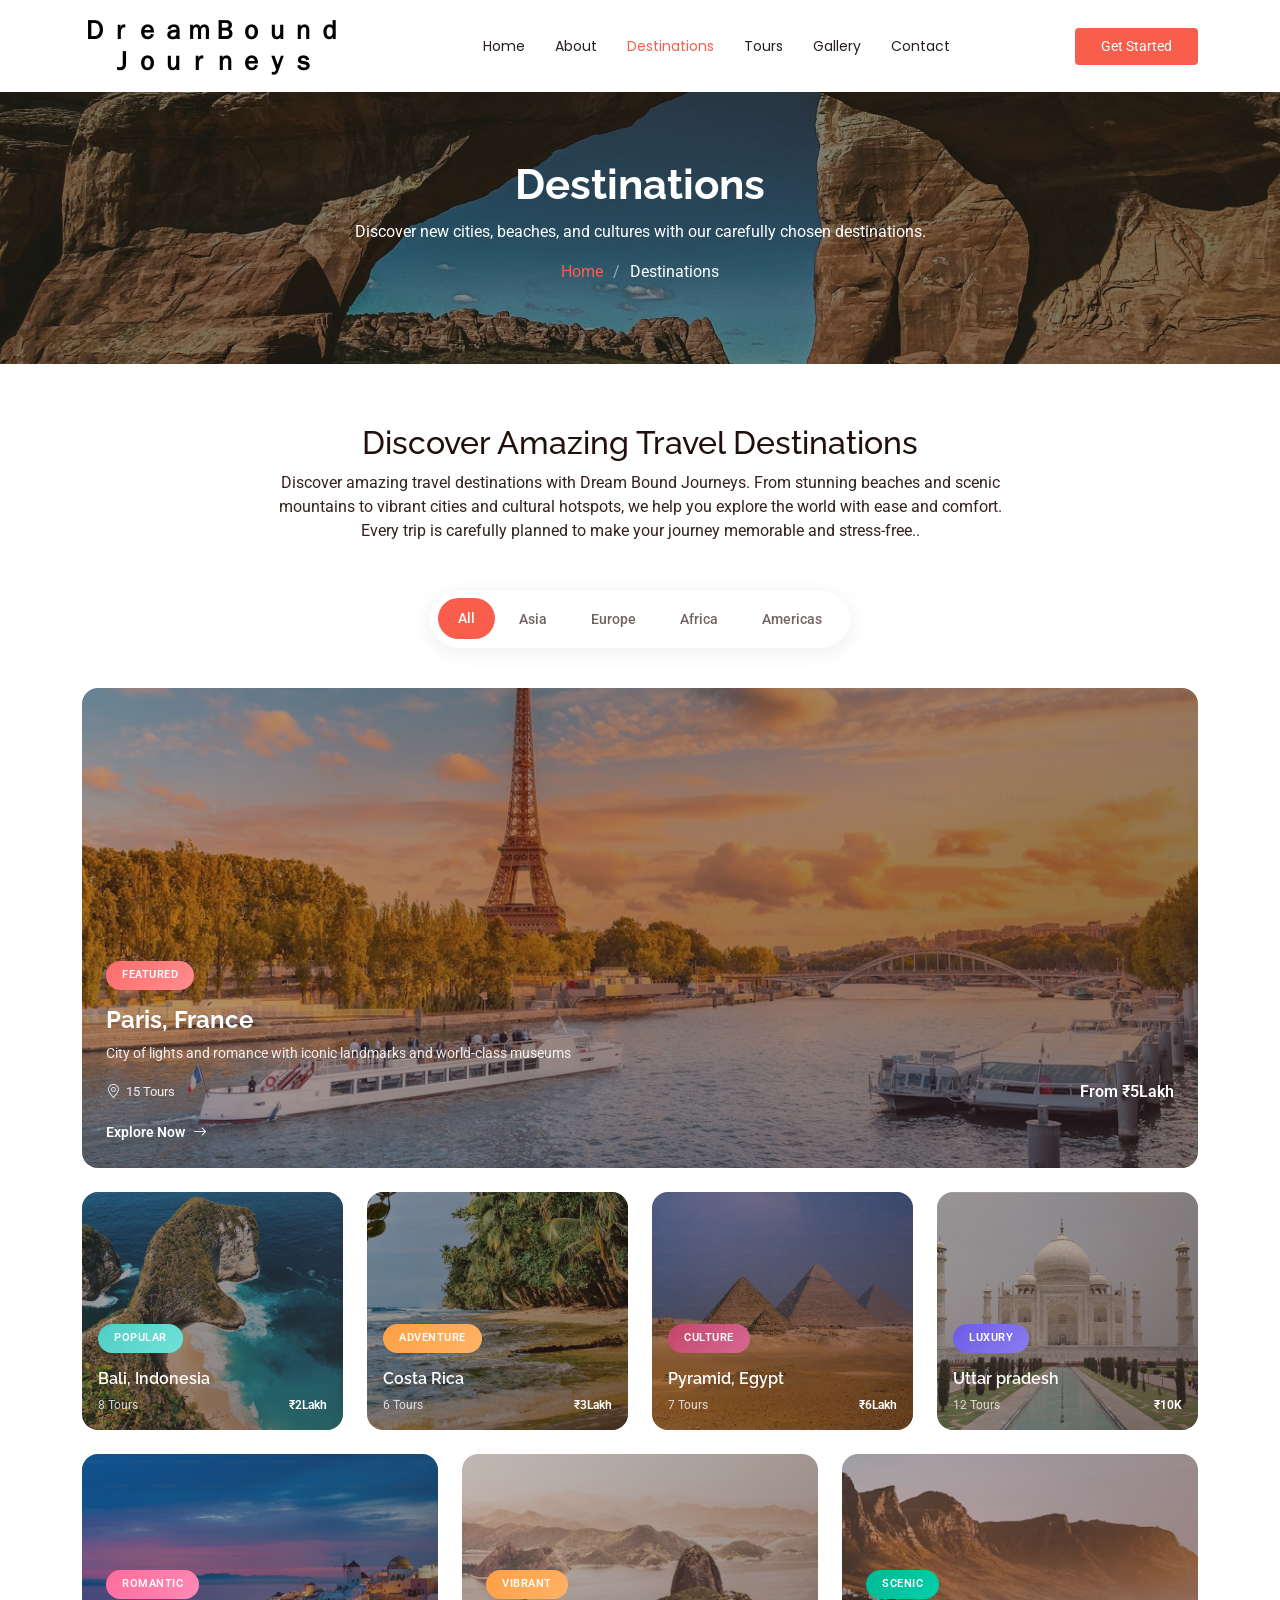
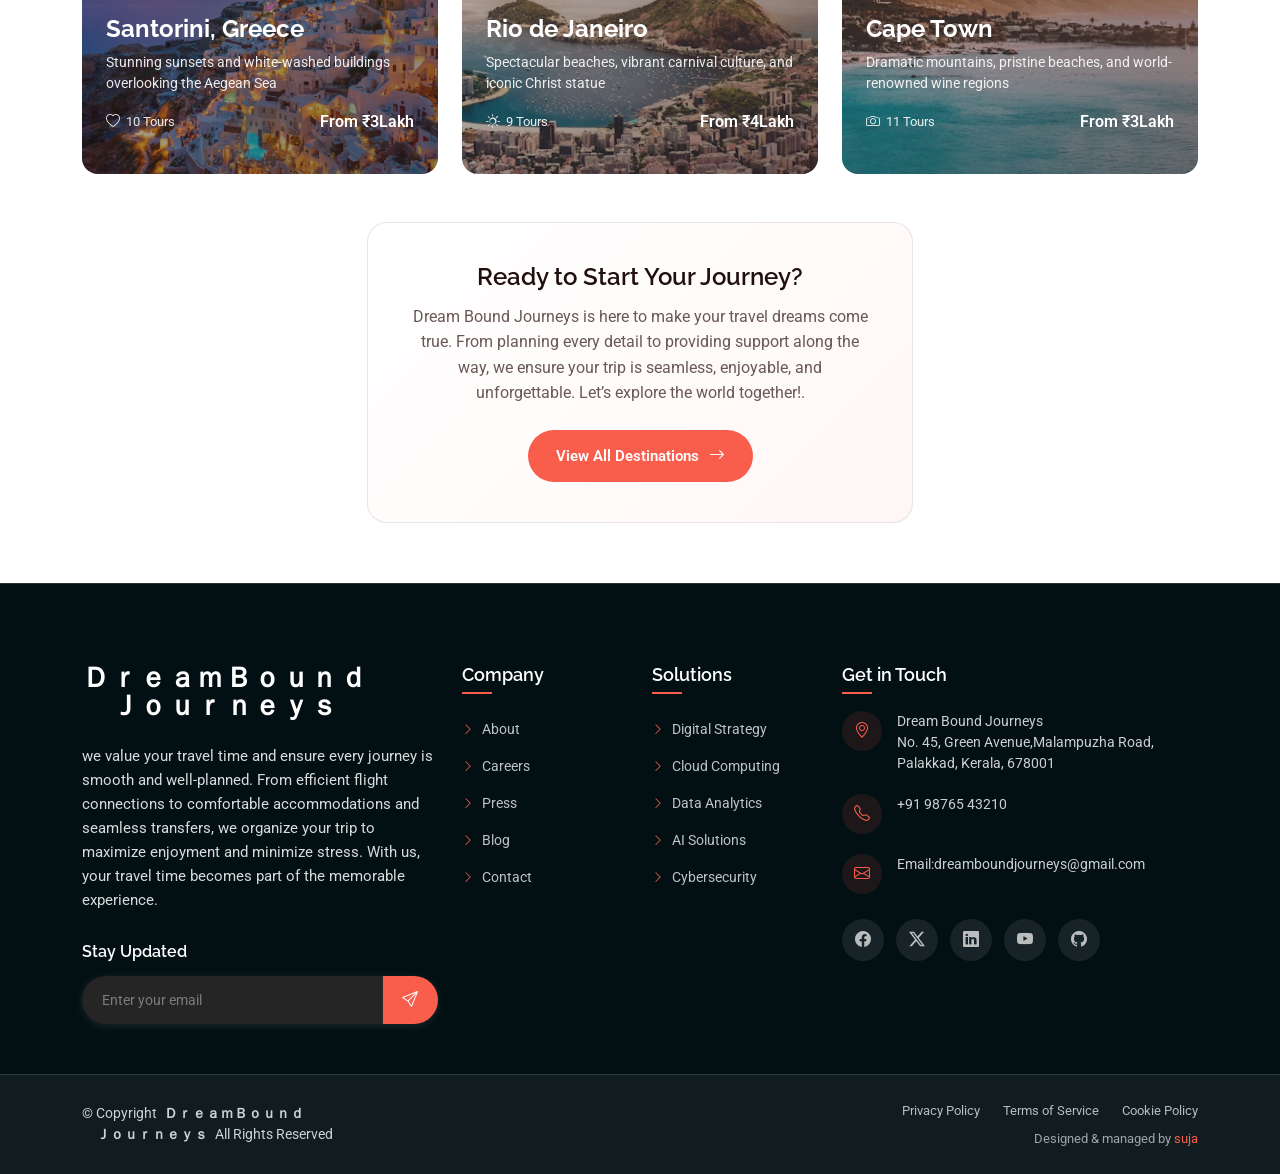
<file: destinations.html>
<!DOCTYPE html>
<html lang="en">

<head>
  <meta charset="utf-8">
  <meta content="width=device-width, initial-scale=1.0" name="viewport">
  <title>Destinations - TravelTime Bootstrap Template</title>
  <meta name="description" content="">
  <meta name="keywords" content="">

  <!-- Favicons -->
  <link href="assets/img/favicon.png" rel="icon">
  <link href="assets/img/apple-touch-icon.png" rel="apple-touch-icon">

  <!-- Fonts -->
  <link href="https://fonts.googleapis.com" rel="preconnect">
  <link href="https://fonts.gstatic.com" rel="preconnect" crossorigin>
  <link href="https://fonts.googleapis.com/css2?family=Roboto:ital,wght@0,100;0,300;0,400;0,500;0,700;0,900;1,100;1,300;1,400;1,500;1,700;1,900&family=Poppins:ital,wght@0,100;0,200;0,300;0,400;0,500;0,600;0,700;0,800;0,900;1,100;1,200;1,300;1,400;1,500;1,600;1,700;1,800;1,900&family=Raleway:ital,wght@0,100;0,200;0,300;0,400;0,500;0,600;0,700;0,800;0,900;1,100;1,200;1,300;1,400;1,500;1,600;1,700;1,800;1,900&display=swap" rel="stylesheet">

  <!-- Vendor CSS Files -->
  <link href="assets/vendor/bootstrap/css/bootstrap.min.css" rel="stylesheet">
  <link href="assets/vendor/bootstrap-icons/bootstrap-icons.css" rel="stylesheet">
  <link href="assets/vendor/swiper/swiper-bundle.min.css" rel="stylesheet">
  <link href="assets/vendor/glightbox/css/glightbox.min.css" rel="stylesheet">

  <!-- Main CSS File -->
  <link href="assets/css/main.css" rel="stylesheet">

  <!-- =======================================================
  * Template Name: TravelTime
  * Template URL: https://bootstrapmade.com/traveltime-bootstrap-travel-template/
  * Updated: Jul 28 2025 with Bootstrap v5.3.7
  * Author: BootstrapMade.com
  * License: https://bootstrapmade.com/license/
  ======================================================== -->
</head>

<body class="destinations-page">

  <header id="header" class="header d-flex align-items-center fixed-top">
    <div class="container position-relative d-flex align-items-center justify-content-between">

      <a href="index.html" class="logo d-flex align-items-center me-auto me-xl-0">
        <!-- Uncomment the line below if you also wish to use an image logo -->
        <!-- <img src="assets/img/logo.webp" alt=""> -->
        <h1 class="sitename">ＤｒｅａｍＢｏｕｎｄ<br>　Ｊｏｕｒｎｅｙｓ</h1>
      </a>

      <nav id="navmenu" class="navmenu">
        <ul>
          <li><a href="index.html">Home</a></li>
          <li><a href="about.html">About</a></li>
          <li><a href="destinations.html" class="active">Destinations</a></li>
          <li><a href="tours.html">Tours</a></li>
          <li><a href="gallery.html">Gallery</a></li>
         
          
         
          <li><a href="contact.html">Contact</a></li>
        </ul>
        <i class="mobile-nav-toggle d-xl-none bi bi-list"></i>
      </nav>

      <a class="btn-getstarted" href="index.html#about">Get Started</a>

    </div>
  </header>

  <main class="main">

    <!-- Page Title -->
    <div class="page-title dark-background" style="background-image: url(assets/img/travel/showcase-11.webp);">
      <div class="container position-relative">
        <h1>Destinations</h1>
        <p>Discover new cities, beaches, and cultures with our carefully chosen destinations.</p>
        <nav class="breadcrumbs">
          <ol>
            <li><a href="index.html">Home</a></li>
            <li class="current">Destinations</li>
          </ol>
        </nav>
      </div>
    </div><!-- End Page Title -->

    <!-- Travel Destinations Section -->
    <section id="travel-destinations" class="travel-destinations section">

      <div class="container">

        <div class="row justify-content-center">
          <div class="col-lg-8 text-center">
            <h2>Discover Amazing Travel Destinations</h2>
            <p class="mb-5">Discover amazing travel destinations with Dream Bound Journeys. From stunning beaches and scenic mountains to vibrant cities and cultural hotspots, we help you explore the world with ease and comfort. Every trip is carefully planned to make your journey memorable and stress-free..</p>
          </div>
        </div>

        <div class="isotope-layout" data-default-filter="*" data-layout="fitRows" data-sort="original-order">

          <div class="filter-tabs">
            <ul class="destination-filters isotope-filters">
              <li data-filter="*" class="filter-active">All</li>
              <li data-filter=".filter-asia">Asia</li>
              <li data-filter=".filter-europe">Europe</li>
              <li data-filter=".filter-africa">Africa</li>
              <li data-filter=".filter-america">Americas</li>
            </ul>
          </div>

          <div class="row gy-4 isotope-container destination-grid">

            <div class="col-lg-12 destination-item isotope-item filter-europe">
              <div class="destination-large">
                <div class="destination-overlay">
                  <img src="assets/img/travel/paris 2.avif" alt="Paris, France" class="img-fluid" loading="lazy">
                  <div class="overlay-content">
                    <div class="badge-wrapper">
                      <span class="destination-tag featured">Featured</span>
                    </div>
                    <div class="content-wrapper">
                      <h3>Paris, France</h3>
                      <p class="destination-excerpt">City of lights and romance with iconic landmarks and world-class museums</p>
                      <div class="destination-info">
                        <div class="info-item">
                          <i class="bi bi-geo-alt"></i>
                          <span>15 Tours</span>
                        </div>
                        <div class="price-tag">From ₹5Lakh</div>
                      </div>
                      <a href="destination-details.html" class="explore-btn">
                        <span>Explore Now</span>
                        <i class="bi bi-arrow-right"></i>
                      </a>
                    </div>
                  </div>
                </div>
              </div>
            </div><!-- End Destination Item -->

            <div class="col-lg-3 col-md-6 destination-item isotope-item filter-asia">
              <div class="destination-small">
                <div class="destination-overlay">
                  <img src="assets/img/travel/bali2.avif" alt="Bali, Indonesia" class="img-fluid" loading="lazy">
                  <div class="overlay-content">
                    <div class="badge-wrapper">
                      <span class="destination-tag popular">Popular</span>
                    </div>
                    <div class="content-wrapper">
                      <h4>Bali, Indonesia</h4>
                      <div class="destination-info">
                        <span class="tours-count">8 Tours</span>
                        <span class="price">₹2Lakh</span>
                      </div>
                    </div>
                  </div>
                </div>
              </div>
            </div><!-- End Destination Item -->

            <div class="col-lg-3 col-md-6 destination-item isotope-item filter-america">
              <div class="destination-small">
                <div class="destination-overlay">
                  <img src="assets/img/travel/Costa Rica.avif" alt="Costa Rica" class="img-fluid" loading="lazy">
                  <div class="overlay-content">
                    <div class="badge-wrapper">
                      <span class="destination-tag adventure">Adventure</span>
                    </div>
                    <div class="content-wrapper">
                      <h4>Costa Rica</h4>
                      <div class="destination-info">
                        <span class="tours-count">6 Tours</span>
                        <span class="price">₹3Lakh</span>
                      </div>
                    </div>
                  </div>
                </div>
              </div>
            </div><!-- End Destination Item -->

            <div class="col-lg-3 col-md-6 destination-item isotope-item filter-africa">
              <div class="destination-small">
                <div class="destination-overlay">
                  <img src="assets/img/travel/egypt.avif" alt="Cairo, Egypt" class="img-fluid" loading="lazy">
                  <div class="overlay-content">
                    <div class="badge-wrapper">
                      <span class="destination-tag culture">Culture</span>
                    </div>
                    <div class="content-wrapper">
                      <h4>Pyramid, Egypt</h4>
                      <div class="destination-info">
                        <span class="tours-count">7 Tours</span>
                        <span class="price">₹6Lakh</span>
                      </div>
                    </div>
                  </div>
                </div>
              </div>
            </div><!-- End Destination Item -->

            <div class="col-lg-3 col-md-6 destination-item isotope-item filter-asia">
              <div class="destination-small">
                <div class="destination-overlay">
                  <img src="assets/img/travel/destination-9.webp" alt="Singapore" class="img-fluid" loading="lazy">
                  <div class="overlay-content">
                    <div class="badge-wrapper">
                      <span class="destination-tag luxury">Luxury</span>
                    </div>
                    <div class="content-wrapper">
                      <h4>Uttar pradesh  </h4>
                      <div class="destination-info">
                        <span class="tours-count">12 Tours</span>
                        <span class="price">₹10K</span>
                      </div>
                    </div>
                  </div>
                </div>
              </div>
            </div><!-- End Destination Item -->

            <div class="col-lg-4 col-md-6 destination-item isotope-item filter-europe">
              <div class="destination-medium">
                <div class="destination-overlay">
                  <img src="assets/img/travel/greece.avif" alt="Santorini, Greece" class="img-fluid" loading="lazy">
                  <div class="overlay-content">
                    <div class="badge-wrapper">
                      <span class="destination-tag romantic">Romantic</span>
                    </div>
                    <div class="content-wrapper">
                      <h3>Santorini, Greece</h3>
                      <p class="destination-excerpt">Stunning sunsets and white-washed buildings overlooking the Aegean Sea</p>
                      <div class="destination-info">
                        <div class="info-item">
                          <i class="bi bi-heart"></i>
                          <span>10 Tours</span>
                        </div>
                        <div class="price-tag">From ₹3Lakh</div>
                      </div>
                    </div>
                  </div>
                </div>
              </div>
            </div><!-- End Destination Item -->

            <div class="col-lg-4 col-md-6 destination-item isotope-item filter-america">
              <div class="destination-medium">
                <div class="destination-overlay">
                  <img src="assets/img/travel/rio de.avif" alt="Rio de Janeiro, Brazil" class="img-fluid" loading="lazy">
                  <div class="overlay-content">
                    <div class="badge-wrapper">
                      <span class="destination-tag vibrant">Vibrant</span>
                    </div>
                    <div class="content-wrapper">
                      <h3>Rio de Janeiro</h3>
                      <p class="destination-excerpt">Spectacular beaches, vibrant carnival culture, and iconic Christ statue</p>
                      <div class="destination-info">
                        <div class="info-item">
                          <i class="bi bi-sun"></i>
                          <span>9 Tours</span>
                        </div>
                        <div class="price-tag">From ₹4Lakh</div>
                      </div>
                    </div>
                  </div>
                </div>
              </div>
            </div><!-- End Destination Item -->

            <div class="col-lg-4 col-md-6 destination-item isotope-item filter-africa">
              <div class="destination-medium">
                <div class="destination-overlay">
                  <img src="assets/img/travel/cape town.avif" alt="Cape Town, South Africa" class="img-fluid" loading="lazy">
                  <div class="overlay-content">
                    <div class="badge-wrapper">
                      <span class="destination-tag scenic">Scenic</span>
                    </div>
                    <div class="content-wrapper">
                      <h3>Cape Town</h3>
                      <p class="destination-excerpt">Dramatic mountains, pristine beaches, and world-renowned wine regions</p>
                      <div class="destination-info">
                        <div class="info-item">
                          <i class="bi bi-camera"></i>
                          <span>11 Tours</span>
                        </div>
                        <div class="price-tag">From ₹3Lakh</div>
                      </div>
                    </div>
                  </div>
                </div>
              </div>
            </div><!-- End Destination Item -->

          </div><!-- End Destination Items Container -->

        </div>

        <div class="row justify-content-center mt-5">
          <div class="col-lg-6 text-center">
            <div class="explore-more">
              <h4>Ready to Start Your Journey?</h4>
              <p class="mb-4">Dream Bound Journeys is here to make your travel dreams come true. From planning every detail to providing support along the way, we ensure your trip is seamless, enjoyable, and unforgettable. Let’s explore the world together!.</p>
              <a href="#" class="btn-explore">
                <span>View All Destinations</span>
                <i class="bi bi-arrow-right"></i>
              </a>
            </div>
          </div>
        </div>

      </div>

    </section><!-- /Travel Destinations Section -->

  </main>

  <footer id="footer" class="footer position-relative dark-background">

    <div class="container">
      <div class="row gy-5">

        <div class="col-lg-4">
          <div class="footer-content">
            <a href="index.html" class="logo d-flex align-items-center mb-4">
              <span class="sitename">ＤｒｅａｍＢｏｕｎｄ<br>　Ｊｏｕｒｎｅｙｓ</span>
            </a>
            <p class="mb-4">we value your travel time and ensure every journey is smooth and well-planned. From efficient flight connections to comfortable accommodations and seamless transfers, we organize your trip to maximize enjoyment and minimize stress. With us, your travel time becomes part of the memorable experience.</p>

            <div class="newsletter-form">
              <h5>Stay Updated</h5>
              <form action="forms/newsletter.php" method="post" class="php-email-form">
                <div class="input-group">
                  <input type="email" name="email" class="form-control" placeholder="Enter your email" required="">
                  <button type="submit" class="btn-subscribe">
                    <i class="bi bi-send"></i>
                  </button>
                </div>
                <div class="loading">Loading</div>
                <div class="error-message"></div>
                <div class="sent-message">Thank you for subscribing!</div>
              </form>
            </div>
          </div>
        </div>

        <div class="col-lg-2 col-6">
          <div class="footer-links">
            <h4>Company</h4>
            <ul>
              <li><a href="#"><i class="bi bi-chevron-right"></i> About</a></li>
              <li><a href="#"><i class="bi bi-chevron-right"></i> Careers</a></li>
              <li><a href="#"><i class="bi bi-chevron-right"></i> Press</a></li>
              <li><a href="#"><i class="bi bi-chevron-right"></i> Blog</a></li>
              <li><a href="#"><i class="bi bi-chevron-right"></i> Contact</a></li>
            </ul>
          </div>
        </div>

        <div class="col-lg-2 col-6">
          <div class="footer-links">
            <h4>Solutions</h4>
            <ul>
              <li><a href="#"><i class="bi bi-chevron-right"></i> Digital Strategy</a></li>
              <li><a href="#"><i class="bi bi-chevron-right"></i> Cloud Computing</a></li>
              <li><a href="#"><i class="bi bi-chevron-right"></i> Data Analytics</a></li>
              <li><a href="#"><i class="bi bi-chevron-right"></i> AI Solutions</a></li>
              <li><a href="#"><i class="bi bi-chevron-right"></i> Cybersecurity</a></li>
            </ul>
          </div>
        </div>

        <div class="col-lg-4">
          <div class="footer-contact">
            <h4>Get in Touch</h4>
            <div class="contact-item">
              <div class="contact-icon">
                <i class="bi bi-geo-alt"></i>
              </div>
              <div class="contact-info">
                <p>Dream Bound Journeys <br>No. 45, Green Avenue,Malampuzha Road, Palakkad, Kerala, 678001 </p>
              </div>
            </div>

            <div class="contact-item">
              <div class="contact-icon">
                <i class="bi bi-telephone"></i>
              </div>
              <div class="contact-info">
                <p>+91 98765 43210</p>
              </div>
            </div>

            <div class="contact-item">
              <div class="contact-icon">
                <i class="bi bi-envelope"></i>
              </div>
              <div class="contact-info">
                <p>Email:dreamboundjourneys@gmail.com</p>
              </div>
            </div>

            <div class="social-links">
              <a href="#"><i class="bi bi-facebook"></i></a>
              <a href="#"><i class="bi bi-twitter-x"></i></a>
              <a href="#"><i class="bi bi-linkedin"></i></a>
              <a href="#"><i class="bi bi-youtube"></i></a>
              <a href="#"><i class="bi bi-github"></i></a>
            </div>
          </div>
        </div>

      </div>
    </div>

    <div class="footer-bottom">
      <div class="container">
        <div class="row align-items-center">
          <div class="col-lg-6">
            <div class="copyright">
              <p>© <span>Copyright</span> <strong class="px-1 sitename">ＤｒｅａｍＢｏｕｎｄ<br>　Ｊｏｕｒｎｅｙｓ</strong> <span>All Rights Reserved</span></p>
            </div>
          </div>
          <div class="col-lg-6">
            <div class="footer-bottom-links">
              <a href="#">Privacy Policy</a>
              <a href="#">Terms of Service</a>
              <a href="#">Cookie Policy</a>
            </div>
            <div class="credits">
              <!-- All the links in the footer should remain intact. -->
              <!-- You can delete the links only if you've purchased the pro version. -->
              <!-- Licensing information: https://bootstrapmade.com/license/ -->
              <!-- Purchase the pro version with working PHP/AJAX contact form: [buy-url] -->
              Designed & managed by <a href="https://bootstrapmade.com/">suja</a>
            </div>
          </div>
        </div>
      </div>
    </div>

  </footer>

  <!-- Scroll Top -->
  <a href="#" id="scroll-top" class="scroll-top d-flex align-items-center justify-content-center"><i class="bi bi-arrow-up-short"></i></a>

  <!-- Preloader -->
  <div id="preloader"></div>

  <!-- Vendor JS Files -->
  <script src="assets/vendor/bootstrap/js/bootstrap.bundle.min.js"></script>
  <script src="assets/vendor/php-email-form/validate.js"></script>
  <script src="assets/vendor/purecounter/purecounter_vanilla.js"></script>
  <script src="assets/vendor/swiper/swiper-bundle.min.js"></script>
  <script src="assets/vendor/glightbox/js/glightbox.min.js"></script>
  <script src="assets/vendor/imagesloaded/imagesloaded.pkgd.min.js"></script>
  <script src="assets/vendor/isotope-layout/isotope.pkgd.min.js"></script>

  <!-- Main JS File -->
  <script src="assets/js/main.js"></script>

</body>

</html>
</file>
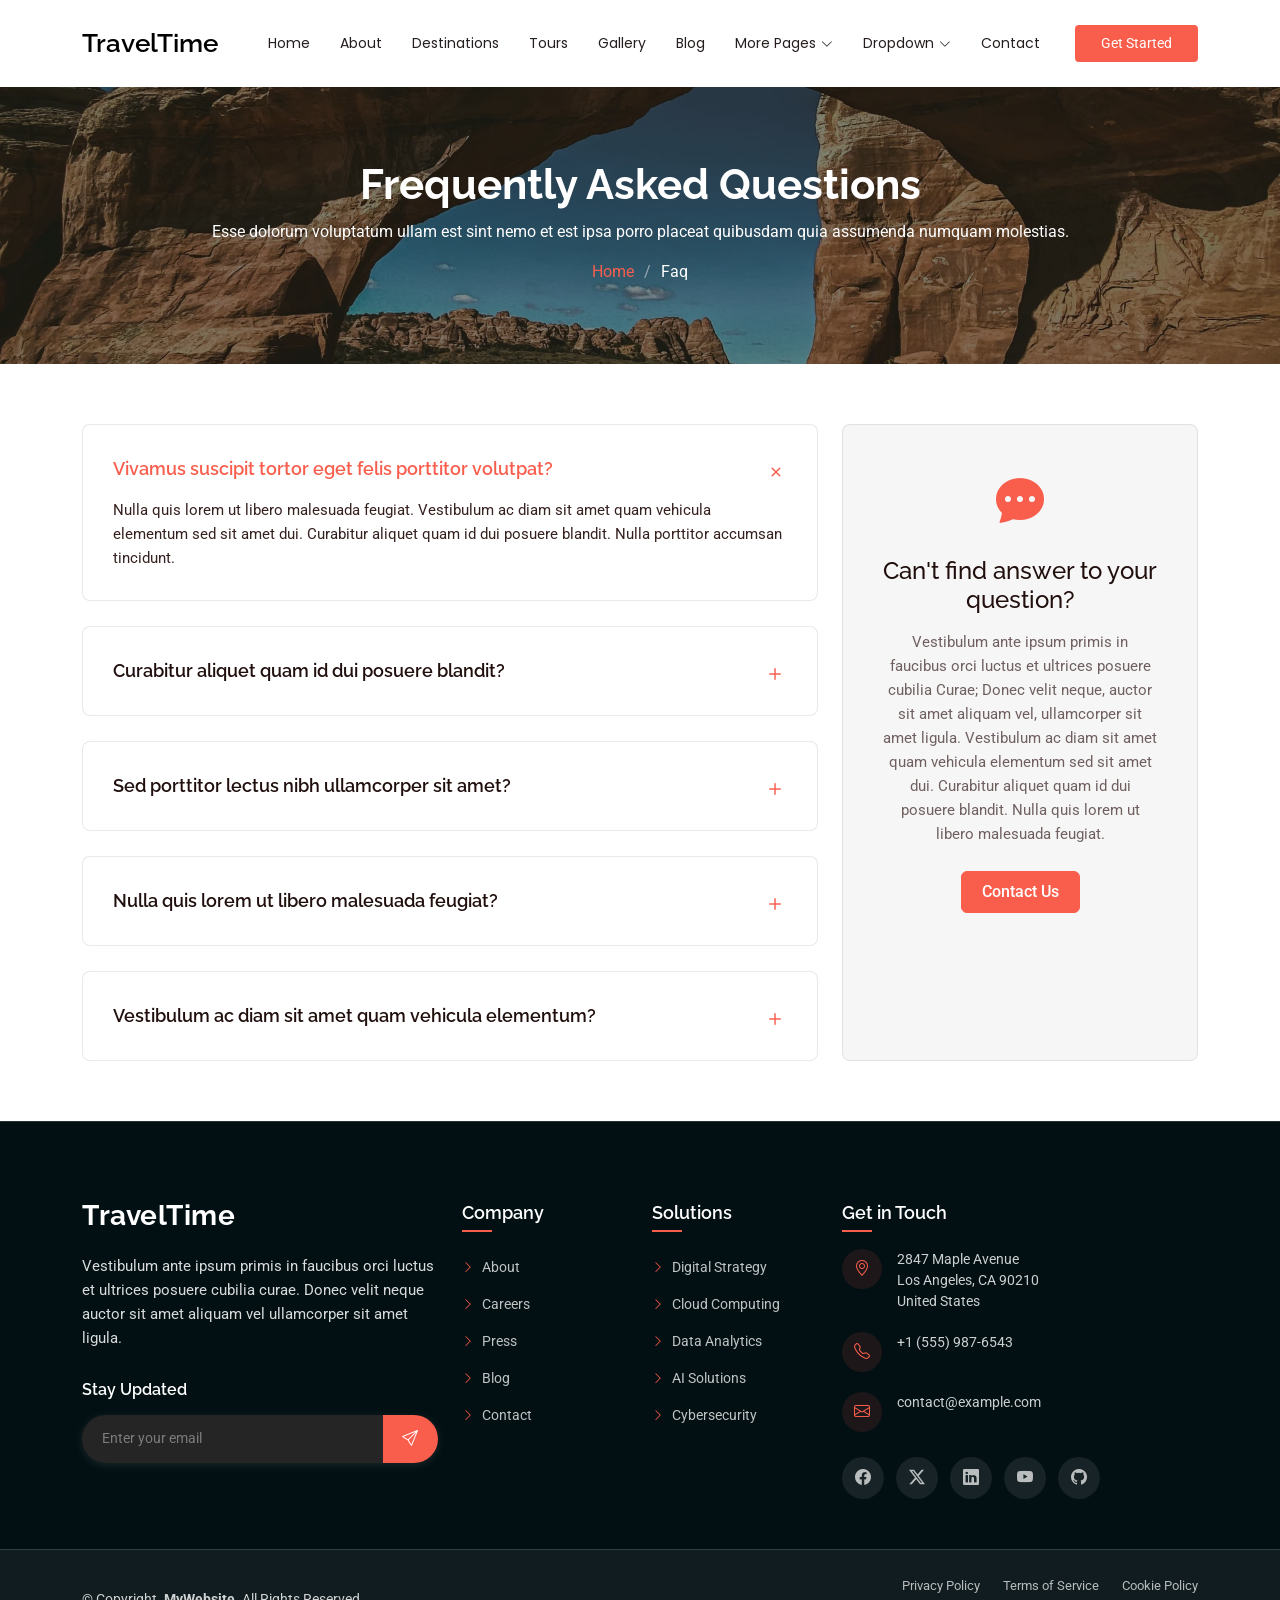
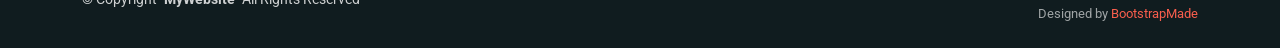
<file: faq.html>
<!DOCTYPE html>
<html lang="en">

<head>
  <meta charset="utf-8">
  <meta content="width=device-width, initial-scale=1.0" name="viewport">
  <title>Faq - TravelTime Bootstrap Template</title>
  <meta name="description" content="">
  <meta name="keywords" content="">

  <!-- Favicons -->
  <link href="assets/img/favicon.png" rel="icon">
  <link href="assets/img/apple-touch-icon.png" rel="apple-touch-icon">

  <!-- Fonts -->
  <link href="https://fonts.googleapis.com" rel="preconnect">
  <link href="https://fonts.gstatic.com" rel="preconnect" crossorigin>
  <link href="https://fonts.googleapis.com/css2?family=Roboto:ital,wght@0,100;0,300;0,400;0,500;0,700;0,900;1,100;1,300;1,400;1,500;1,700;1,900&family=Poppins:ital,wght@0,100;0,200;0,300;0,400;0,500;0,600;0,700;0,800;0,900;1,100;1,200;1,300;1,400;1,500;1,600;1,700;1,800;1,900&family=Raleway:ital,wght@0,100;0,200;0,300;0,400;0,500;0,600;0,700;0,800;0,900;1,100;1,200;1,300;1,400;1,500;1,600;1,700;1,800;1,900&display=swap" rel="stylesheet">

  <!-- Vendor CSS Files -->
  <link href="assets/vendor/bootstrap/css/bootstrap.min.css" rel="stylesheet">
  <link href="assets/vendor/bootstrap-icons/bootstrap-icons.css" rel="stylesheet">
  <link href="assets/vendor/swiper/swiper-bundle.min.css" rel="stylesheet">
  <link href="assets/vendor/glightbox/css/glightbox.min.css" rel="stylesheet">

  <!-- Main CSS File -->
  <link href="assets/css/main.css" rel="stylesheet">

  <!-- =======================================================
  * Template Name: TravelTime
  * Template URL: https://bootstrapmade.com/traveltime-bootstrap-travel-template/
  * Updated: Jul 28 2025 with Bootstrap v5.3.7
  * Author: BootstrapMade.com
  * License: https://bootstrapmade.com/license/
  ======================================================== -->
</head>

<body class="faq-page">

  <header id="header" class="header d-flex align-items-center fixed-top">
    <div class="container position-relative d-flex align-items-center justify-content-between">

      <a href="index.html" class="logo d-flex align-items-center me-auto me-xl-0">
        <!-- Uncomment the line below if you also wish to use an image logo -->
        <!-- <img src="assets/img/logo.webp" alt=""> -->
        <h1 class="sitename">TravelTime</h1>
      </a>

      <nav id="navmenu" class="navmenu">
        <ul>
          <li><a href="index.html">Home</a></li>
          <li><a href="about.html">About</a></li>
          <li><a href="destinations.html">Destinations</a></li>
          <li><a href="tours.html">Tours</a></li>
          <li><a href="gallery.html">Gallery</a></li>
          <li><a href="blog.html">Blog</a></li>
          <li class="dropdown"><a href="#"><span>More Pages</span> <i class="bi bi-chevron-down toggle-dropdown"></i></a>
            <ul>
              <li><a href="destination-details.html">Destination Details</a></li>
              <li><a href="tour-details.html">Tour Details</a></li>
              <li><a href="booking.html">Booking</a></li>
              <li><a href="testimonials">Testimonials</a></li>
              <li><a href="faq.html" class="active">Frequently Asked Questions</a></li>
              <li><a href="blog-details.html">Blog Details</a></li>
              <li><a href="terms.html">Terms</a></li>
              <li><a href="privacy.html">Privacy</a></li>
              <li><a href="404.html">404</a></li>
            </ul>
          </li>
          <li class="dropdown"><a href="#"><span>Dropdown</span> <i class="bi bi-chevron-down toggle-dropdown"></i></a>
            <ul>
              <li><a href="#">Dropdown 1</a></li>
              <li class="dropdown"><a href="#"><span>Deep Dropdown</span> <i class="bi bi-chevron-down toggle-dropdown"></i></a>
                <ul>
                  <li><a href="#">Deep Dropdown 1</a></li>
                  <li><a href="#">Deep Dropdown 2</a></li>
                  <li><a href="#">Deep Dropdown 3</a></li>
                  <li><a href="#">Deep Dropdown 4</a></li>
                  <li><a href="#">Deep Dropdown 5</a></li>
                </ul>
              </li>
              <li><a href="#">Dropdown 2</a></li>
              <li><a href="#">Dropdown 3</a></li>
              <li><a href="#">Dropdown 4</a></li>
            </ul>
          </li>
          <li><a href="contact.html">Contact</a></li>
        </ul>
        <i class="mobile-nav-toggle d-xl-none bi bi-list"></i>
      </nav>

      <a class="btn-getstarted" href="index.html#about">Get Started</a>

    </div>
  </header>

  <main class="main">

    <!-- Page Title -->
    <div class="page-title dark-background" style="background-image: url(assets/img/travel/showcase-11.webp);">
      <div class="container position-relative">
        <h1>Frequently Asked Questions</h1>
        <p>Esse dolorum voluptatum ullam est sint nemo et est ipsa porro placeat quibusdam quia assumenda numquam molestias.</p>
        <nav class="breadcrumbs">
          <ol>
            <li><a href="index.html">Home</a></li>
            <li class="current">Faq</li>
          </ol>
        </nav>
      </div>
    </div><!-- End Page Title -->

    <!-- Faq Section -->
    <section id="faq" class="faq section">

      <div class="container">

        <div class="row gy-4 justify-content-between">
          <div class="col-lg-8">

            <div class="faq-list">
              <div class="faq-item faq-active">
                <h3>Vivamus suscipit tortor eget felis porttitor volutpat?</h3>
                <div class="faq-content">
                  <p>
                    Nulla quis lorem ut libero malesuada feugiat. Vestibulum ac diam sit amet quam vehicula elementum sed sit amet dui. Curabitur aliquet quam id dui posuere blandit. Nulla porttitor accumsan tincidunt.
                  </p>
                </div>
                <i class="bi bi-plus faq-toggle"></i>
              </div><!-- End FAQ Item-->

              <div class="faq-item">
                <h3>Curabitur aliquet quam id dui posuere blandit?</h3>
                <div class="faq-content">
                  <p>
                    Vestibulum ante ipsum primis in faucibus orci luctus et ultrices posuere cubilia Curae; Donec velit neque, auctor sit amet aliquam vel, ullamcorper sit amet ligula. Proin eget tortor risus. Mauris blandit aliquet elit, eget tincidunt nibh pulvinar.
                  </p>
                </div>
                <i class="bi bi-plus faq-toggle"></i>
              </div><!-- End FAQ Item-->

              <div class="faq-item">
                <h3>Sed porttitor lectus nibh ullamcorper sit amet?</h3>
                <div class="faq-content">
                  <p>
                    Curabitur non nulla sit amet nisl tempus convallis quis ac lectus. Praesent sapien massa, convallis a pellentesque nec, egestas non nisi. Donec sollicitudin molestie malesuada. Vestibulum ac diam sit amet quam vehicula elementum.
                  </p>
                </div>
                <i class="bi bi-plus faq-toggle"></i>
              </div><!-- End FAQ Item-->

              <div class="faq-item">
                <h3>Nulla quis lorem ut libero malesuada feugiat?</h3>
                <div class="faq-content">
                  <p>
                    Donec sollicitudin molestie malesuada. Quisque velit nisi, pretium ut lacinia in, elementum id enim. Vestibulum ante ipsum primis in faucibus orci luctus et ultrices posuere cubilia Curae; Donec velit neque, auctor sit amet aliquam vel.
                  </p>
                </div>
                <i class="bi bi-plus faq-toggle"></i>
              </div><!-- End FAQ Item-->

              <div class="faq-item">
                <h3>Vestibulum ac diam sit amet quam vehicula elementum?</h3>
                <div class="faq-content">
                  <p>
                    Praesent sapien massa, convallis a pellentesque nec, egestas non nisi. Vestibulum ante ipsum primis in faucibus orci luctus et ultrices posuere cubilia Curae; Donec velit neque, auctor sit amet aliquam vel, ullamcorper sit amet ligula.
                  </p>
                </div>
                <i class="bi bi-plus faq-toggle"></i>
              </div><!-- End FAQ Item-->

            </div>

          </div>

          <div class="col-lg-4">
            <div class="faq-card">
              <i class="bi bi-chat-dots-fill"></i>
              <h3>Can't find answer to your question?</h3>
              <p>Vestibulum ante ipsum primis in faucibus orci luctus et ultrices posuere cubilia Curae; Donec velit neque, auctor sit amet aliquam vel, ullamcorper sit amet ligula. Vestibulum ac diam sit amet quam vehicula elementum sed sit amet dui. Curabitur aliquet quam id dui posuere blandit. Nulla quis lorem ut libero malesuada feugiat.</p>
              <a href="#" class="btn btn-primary">Contact Us</a>
            </div>
          </div>
        </div>

      </div>

    </section><!-- /Faq Section -->

  </main>

  <footer id="footer" class="footer position-relative dark-background">

    <div class="container">
      <div class="row gy-5">

        <div class="col-lg-4">
          <div class="footer-content">
            <a href="index.html" class="logo d-flex align-items-center mb-4">
              <span class="sitename">TravelTime</span>
            </a>
            <p class="mb-4">Vestibulum ante ipsum primis in faucibus orci luctus et ultrices posuere cubilia curae. Donec velit neque auctor sit amet aliquam vel ullamcorper sit amet ligula.</p>

            <div class="newsletter-form">
              <h5>Stay Updated</h5>
              <form action="forms/newsletter.php" method="post" class="php-email-form">
                <div class="input-group">
                  <input type="email" name="email" class="form-control" placeholder="Enter your email" required="">
                  <button type="submit" class="btn-subscribe">
                    <i class="bi bi-send"></i>
                  </button>
                </div>
                <div class="loading">Loading</div>
                <div class="error-message"></div>
                <div class="sent-message">Thank you for subscribing!</div>
              </form>
            </div>
          </div>
        </div>

        <div class="col-lg-2 col-6">
          <div class="footer-links">
            <h4>Company</h4>
            <ul>
              <li><a href="#"><i class="bi bi-chevron-right"></i> About</a></li>
              <li><a href="#"><i class="bi bi-chevron-right"></i> Careers</a></li>
              <li><a href="#"><i class="bi bi-chevron-right"></i> Press</a></li>
              <li><a href="#"><i class="bi bi-chevron-right"></i> Blog</a></li>
              <li><a href="#"><i class="bi bi-chevron-right"></i> Contact</a></li>
            </ul>
          </div>
        </div>

        <div class="col-lg-2 col-6">
          <div class="footer-links">
            <h4>Solutions</h4>
            <ul>
              <li><a href="#"><i class="bi bi-chevron-right"></i> Digital Strategy</a></li>
              <li><a href="#"><i class="bi bi-chevron-right"></i> Cloud Computing</a></li>
              <li><a href="#"><i class="bi bi-chevron-right"></i> Data Analytics</a></li>
              <li><a href="#"><i class="bi bi-chevron-right"></i> AI Solutions</a></li>
              <li><a href="#"><i class="bi bi-chevron-right"></i> Cybersecurity</a></li>
            </ul>
          </div>
        </div>

        <div class="col-lg-4">
          <div class="footer-contact">
            <h4>Get in Touch</h4>
            <div class="contact-item">
              <div class="contact-icon">
                <i class="bi bi-geo-alt"></i>
              </div>
              <div class="contact-info">
                <p>2847 Maple Avenue<br>Los Angeles, CA 90210<br>United States</p>
              </div>
            </div>

            <div class="contact-item">
              <div class="contact-icon">
                <i class="bi bi-telephone"></i>
              </div>
              <div class="contact-info">
                <p>+1 (555) 987-6543</p>
              </div>
            </div>

            <div class="contact-item">
              <div class="contact-icon">
                <i class="bi bi-envelope"></i>
              </div>
              <div class="contact-info">
                <p>contact@example.com</p>
              </div>
            </div>

            <div class="social-links">
              <a href="#"><i class="bi bi-facebook"></i></a>
              <a href="#"><i class="bi bi-twitter-x"></i></a>
              <a href="#"><i class="bi bi-linkedin"></i></a>
              <a href="#"><i class="bi bi-youtube"></i></a>
              <a href="#"><i class="bi bi-github"></i></a>
            </div>
          </div>
        </div>

      </div>
    </div>

    <div class="footer-bottom">
      <div class="container">
        <div class="row align-items-center">
          <div class="col-lg-6">
            <div class="copyright">
              <p>© <span>Copyright</span> <strong class="px-1 sitename">MyWebsite</strong> <span>All Rights Reserved</span></p>
            </div>
          </div>
          <div class="col-lg-6">
            <div class="footer-bottom-links">
              <a href="#">Privacy Policy</a>
              <a href="#">Terms of Service</a>
              <a href="#">Cookie Policy</a>
            </div>
            <div class="credits">
              <!-- All the links in the footer should remain intact. -->
              <!-- You can delete the links only if you've purchased the pro version. -->
              <!-- Licensing information: https://bootstrapmade.com/license/ -->
              <!-- Purchase the pro version with working PHP/AJAX contact form: [buy-url] -->
              Designed by <a href="https://bootstrapmade.com/">BootstrapMade</a>
            </div>
          </div>
        </div>
      </div>
    </div>

  </footer>

  <!-- Scroll Top -->
  <a href="#" id="scroll-top" class="scroll-top d-flex align-items-center justify-content-center"><i class="bi bi-arrow-up-short"></i></a>

  <!-- Preloader -->
  <div id="preloader"></div>

  <!-- Vendor JS Files -->
  <script src="assets/vendor/bootstrap/js/bootstrap.bundle.min.js"></script>
  <script src="assets/vendor/php-email-form/validate.js"></script>
  <script src="assets/vendor/purecounter/purecounter_vanilla.js"></script>
  <script src="assets/vendor/swiper/swiper-bundle.min.js"></script>
  <script src="assets/vendor/glightbox/js/glightbox.min.js"></script>
  <script src="assets/vendor/imagesloaded/imagesloaded.pkgd.min.js"></script>
  <script src="assets/vendor/isotope-layout/isotope.pkgd.min.js"></script>

  <!-- Main JS File -->
  <script src="assets/js/main.js"></script>

</body>

</html>
</file>
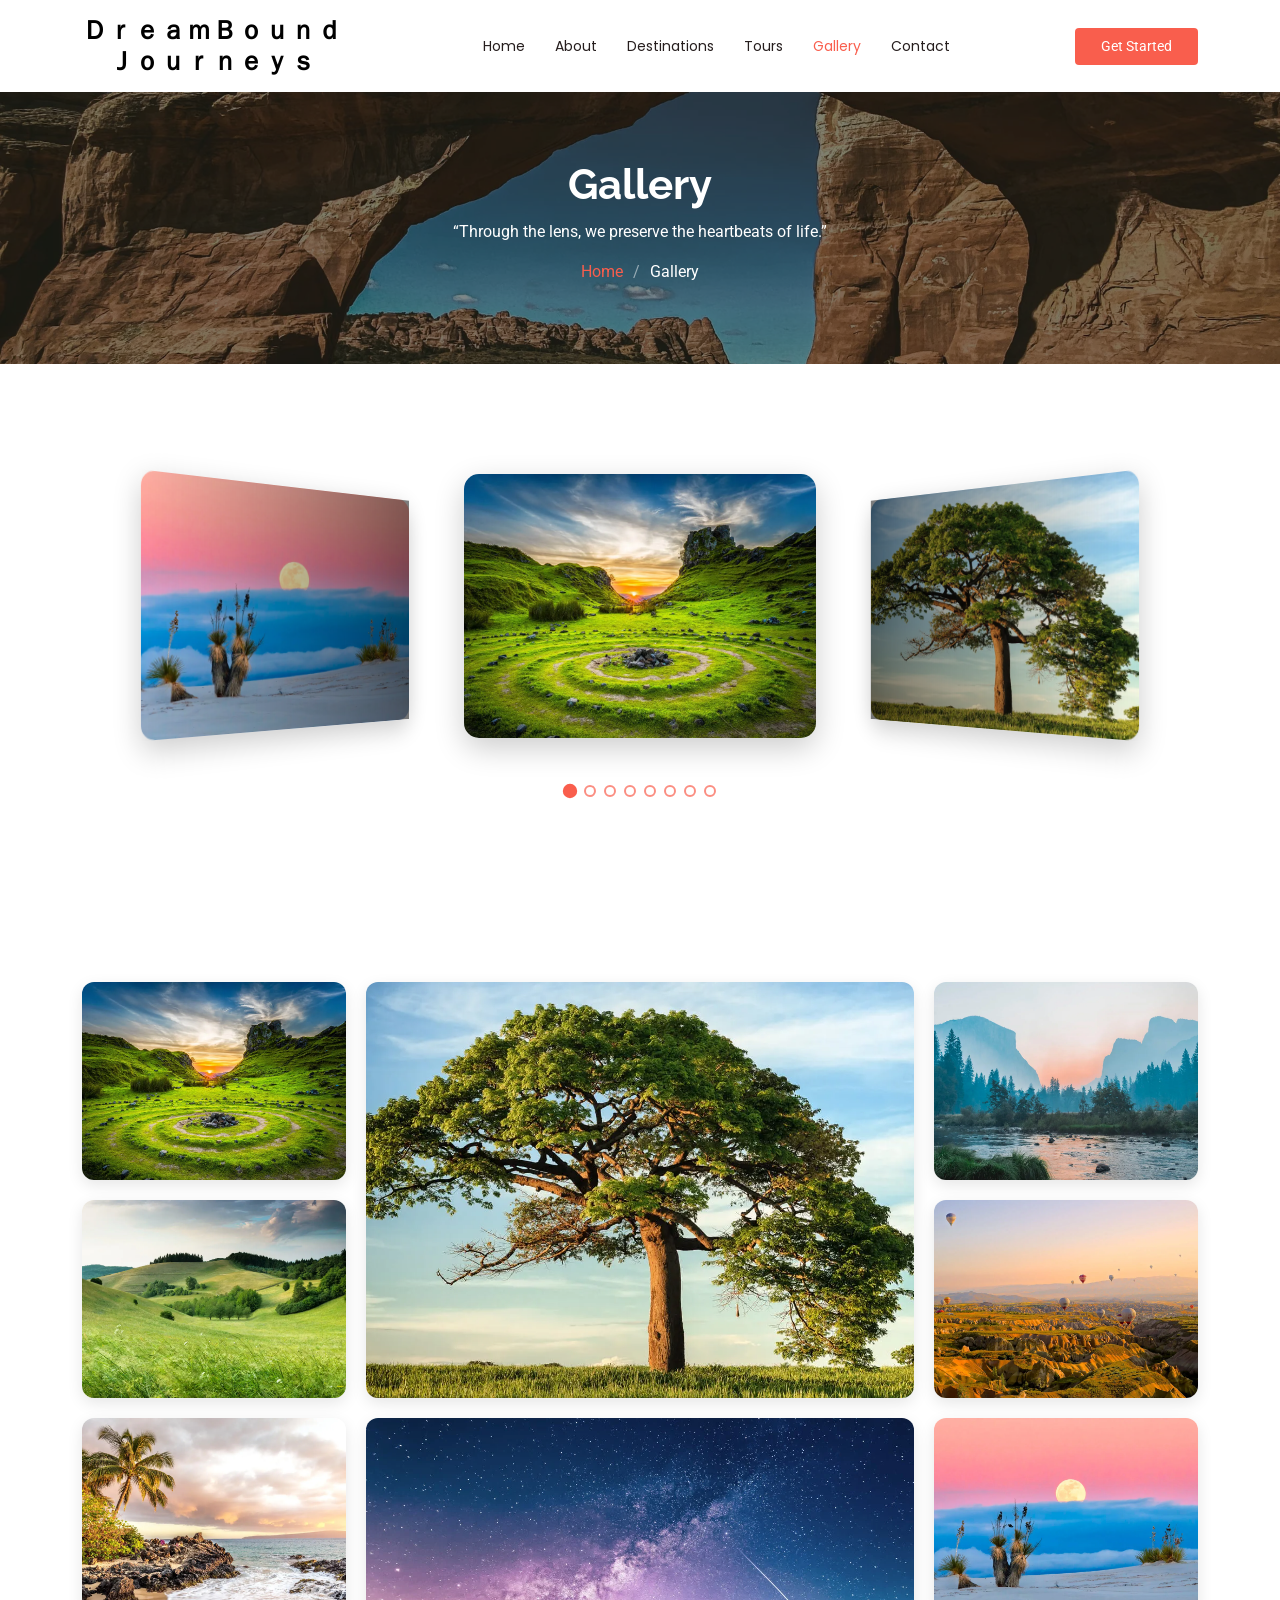
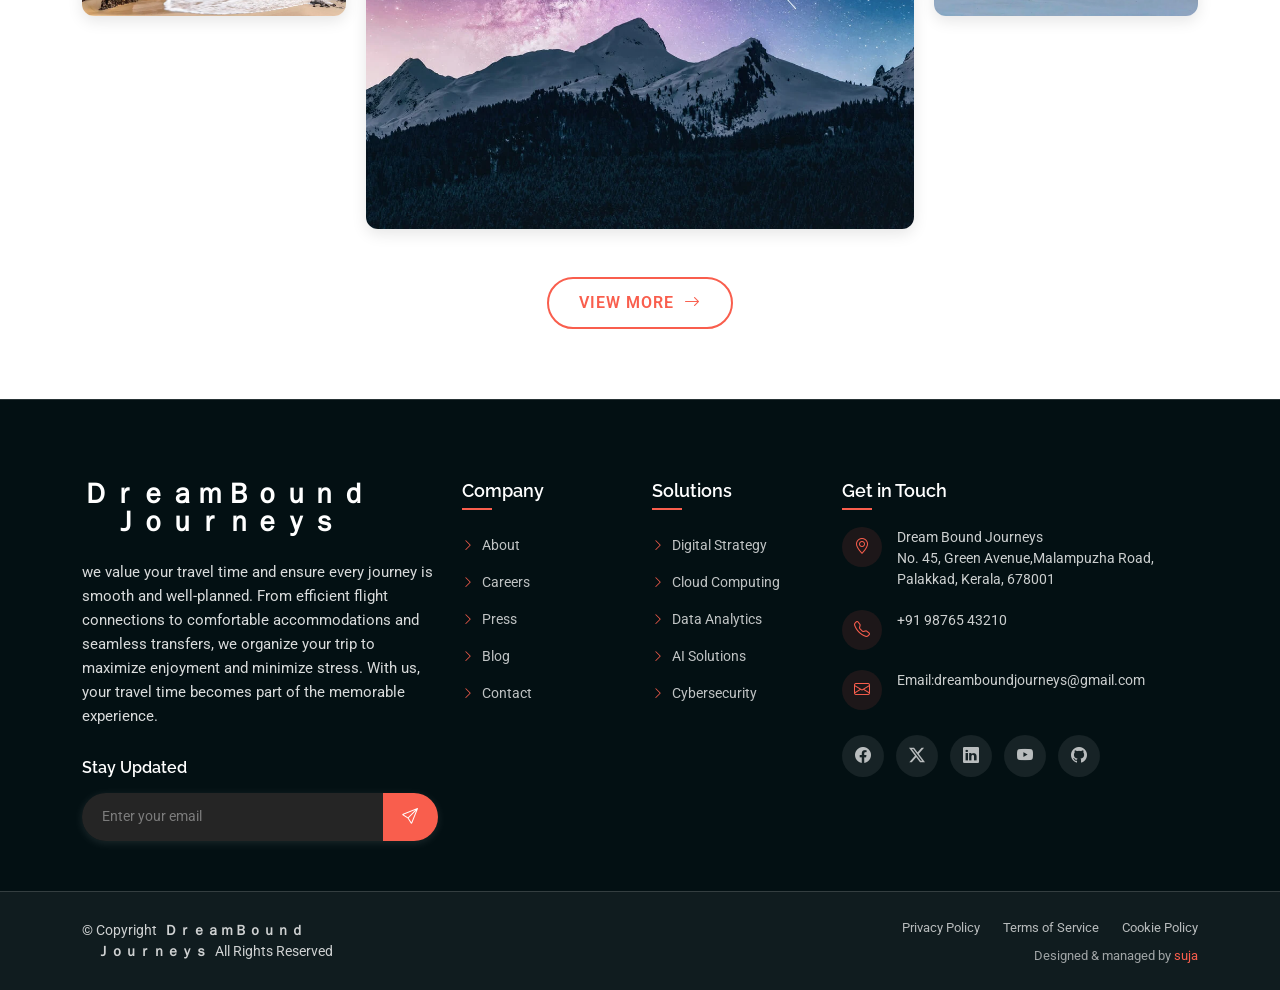
<file: gallery.html>
<!DOCTYPE html>
<html lang="en">

<head>
  <meta charset="utf-8">
  <meta content="width=device-width, initial-scale=1.0" name="viewport">
  <title></title>
  <meta name="description" content="">
  <meta name="keywords" content="">

  <!-- Favicons -->
  <link href="assets/img/favicon.png" rel="icon">
  <link href="assets/img/apple-touch-icon.png" rel="apple-touch-icon">

  <!-- Fonts -->
  <link href="https://fonts.googleapis.com" rel="preconnect">
  <link href="https://fonts.gstatic.com" rel="preconnect" crossorigin>
  <link href="https://fonts.googleapis.com/css2?family=Roboto:ital,wght@0,100;0,300;0,400;0,500;0,700;0,900;1,100;1,300;1,400;1,500;1,700;1,900&family=Poppins:ital,wght@0,100;0,200;0,300;0,400;0,500;0,600;0,700;0,800;0,900;1,100;1,200;1,300;1,400;1,500;1,600;1,700;1,800;1,900&family=Raleway:ital,wght@0,100;0,200;0,300;0,400;0,500;0,600;0,700;0,800;0,900;1,100;1,200;1,300;1,400;1,500;1,600;1,700;1,800;1,900&display=swap" rel="stylesheet">

  <!-- Vendor CSS Files -->
  <link href="assets/vendor/bootstrap/css/bootstrap.min.css" rel="stylesheet">
  <link href="assets/vendor/bootstrap-icons/bootstrap-icons.css" rel="stylesheet">
  <link href="assets/vendor/swiper/swiper-bundle.min.css" rel="stylesheet">
  <link href="assets/vendor/glightbox/css/glightbox.min.css" rel="stylesheet">

  <!-- Main CSS File -->
  <link href="assets/css/main.css" rel="stylesheet">

  <!-- =======================================================
  * Template Name: TravelTime
  * Template URL: https://bootstrapmade.com/traveltime-bootstrap-travel-template/
  * Updated: Jul 28 2025 with Bootstrap v5.3.7
  * Author: BootstrapMade.com
  * License: https://bootstrapmade.com/license/
  ======================================================== -->
</head>

<body class="gallery-page">

  <header id="header" class="header d-flex align-items-center fixed-top">
    <div class="container position-relative d-flex align-items-center justify-content-between">

      <a href="index.html" class="logo d-flex align-items-center me-auto me-xl-0">
        <!-- Uncomment the line below if you also wish to use an image logo -->
        <!-- <img src="assets/img/logo.webp" alt=""> -->
        <h1 class="sitename">ＤｒｅａｍＢｏｕｎｄ<br>　Ｊｏｕｒｎｅｙｓ</h1>
      </a>

      <nav id="navmenu" class="navmenu">
        <ul>
          <li><a href="index.html">Home</a></li>
          <li><a href="about.html">About</a></li>
          <li><a href="destinations.html">Destinations</a></li>
          <li><a href="tours.html">Tours</a></li>
          <li><a href="gallery.html" class="active">Gallery</a></li>
         
         
          
          <li><a href="contact.html">Contact</a></li>
        </ul>
        <i class="mobile-nav-toggle d-xl-none bi bi-list"></i>
      </nav>

      <a class="btn-getstarted" href="index.html#about">Get Started</a>

    </div>
  </header>

  <main class="main">

    <!-- Page Title -->
    <div class="page-title dark-background" style="background-image: url(assets/img/travel/showcase-11.webp);">
      <div class="container position-relative">
        <h1>Gallery</h1>
        <p>“Through the lens, we preserve the heartbeats of life.”</p>
        <nav class="breadcrumbs">
          <ol>
            <li><a href="index.html">Home</a></li>
            <li class="current">Gallery</li>
          </ol>
        </nav>
      </div>
    </div><!-- End Page Title -->

    <!-- Gallery Slider Section -->
    <section id="gallery-slider" class="gallery-slider section">

      <div class="container">

        <div class="gallery-container">
          <div class="swiper init-swiper">
            <script type="application/json" class="swiper-config">
              {
                "loop": true,
                "speed": 800,
                "autoplay": {
                  "delay": 4000
                },
                "effect": "coverflow",
                "grabCursor": true,
                "centeredSlides": true,
                "slidesPerView": "auto",
                "coverflowEffect": {
                  "rotate": 50,
                  "stretch": 0,
                  "depth": 100,
                  "modifier": 1,
                  "slideShadows": true
                },
                "pagination": {
                  "el": ".swiper-pagination",
                  "type": "bullets",
                  "clickable": true
                },
                "navigation": {
                  "nextEl": ".swiper-button-next",
                  "prevEl": ".swiper-button-prev"
                },
                "breakpoints": {
                  "320": {
                    "slidesPerView": 1,
                    "spaceBetween": 10
                  },
                  "768": {
                    "slidesPerView": 2,
                    "spaceBetween": 20
                  },
                  "1024": {
                    "slidesPerView": 3,
                    "spaceBetween": 30
                  }
                }
              }
            </script>
            <div class="swiper-wrapper">
              <div class="swiper-slide">
                <div class="gallery-item">
                  <div class="gallery-img">
                    <a class="glightbox" data-gallery="images-gallery" href="assets/img/gallery/gallery-3.webp">
                      <img src="assets/img/gallery/gallery-3.webp" class="img-fluid" alt="">
                      <div class="gallery-overlay">
                        <i class="bi bi-plus-circle"></i>
                      </div>
                    </a>
                  </div>
                </div>
              </div>
              <div class="swiper-slide">
                <div class="gallery-item">
                  <div class="gallery-img">
                    <a class="glightbox" data-gallery="images-gallery" href="assets/img/gallery/gallery-1.webp">
                      <img src="assets/img/gallery/gallery-1.webp" class="img-fluid" alt="">
                      <div class="gallery-overlay">
                        <i class="bi bi-plus-circle"></i>
                      </div>
                    </a>
                  </div>
                </div>
              </div>
              <div class="swiper-slide">
                <div class="gallery-item">
                  <div class="gallery-img">
                    <a class="glightbox" data-gallery="images-gallery" href="assets/img/gallery/gallery-5.webp">
                      <img src="assets/img/gallery/gallery-5.webp" class="img-fluid" alt="">
                      <div class="gallery-overlay">
                        <i class="bi bi-plus-circle"></i>
                      </div>
                    </a>
                  </div>
                </div>
              </div>
              <div class="swiper-slide">
                <div class="gallery-item">
                  <div class="gallery-img">
                    <a class="glightbox" data-gallery="images-gallery" href="assets/img/gallery/gallery-7.webp">
                      <img src="assets/img/gallery/gallery-7.webp" class="img-fluid" alt="">
                      <div class="gallery-overlay">
                        <i class="bi bi-plus-circle"></i>
                      </div>
                    </a>
                  </div>
                </div>
              </div>
              <div class="swiper-slide">
                <div class="gallery-item">
                  <div class="gallery-img">
                    <a class="glightbox" data-gallery="images-gallery" href="assets/img/gallery/gallery-2.webp">
                      <img src="assets/img/gallery/gallery-2.webp" class="img-fluid" alt="">
                      <div class="gallery-overlay">
                        <i class="bi bi-plus-circle"></i>
                      </div>
                    </a>
                  </div>
                </div>
              </div>
              <div class="swiper-slide">
                <div class="gallery-item">
                  <div class="gallery-img">
                    <a class="glightbox" data-gallery="images-gallery" href="assets/img/gallery/gallery-4.webp">
                      <img src="assets/img/gallery/gallery-4.webp" class="img-fluid" alt="">
                      <div class="gallery-overlay">
                        <i class="bi bi-plus-circle"></i>
                      </div>
                    </a>
                  </div>
                </div>
              </div>
              <div class="swiper-slide">
                <div class="gallery-item">
                  <div class="gallery-img">
                    <a class="glightbox" data-gallery="images-gallery" href="assets/img/gallery/gallery-6.webp">
                      <img src="assets/img/gallery/gallery-6.webp" class="img-fluid" alt="">
                      <div class="gallery-overlay">
                        <i class="bi bi-plus-circle"></i>
                      </div>
                    </a>
                  </div>
                </div>
              </div>
              <div class="swiper-slide">
                <div class="gallery-item">
                  <div class="gallery-img">
                    <a class="glightbox" data-gallery="images-gallery" href="assets/img/gallery/gallery-8.webp">
                      <img src="assets/img/gallery/gallery-8.webp" class="img-fluid" alt="">
                      <div class="gallery-overlay">
                        <i class="bi bi-plus-circle"></i>
                      </div>
                    </a>
                  </div>
                </div>
              </div>
            </div>
            <div class="swiper-pagination"></div>
            <div class="swiper-button-next"></div>
            <div class="swiper-button-prev"></div>
          </div>
        </div>

      </div>

    </section><!-- /Gallery Slider Section -->

    <!-- Gallery Section -->
    <section id="gallery" class="gallery section">

      <div class="container">

        <div class="gallery-grid">
          <div class="gallery-item">
            <a class="glightbox" data-gallery="images-gallery" href="assets/img/gallery/gallery-3.webp">
              <img src="assets/img/gallery/gallery-3.webp" class="img-fluid" alt="">
              <div class="gallery-overlay">
                <i class="bi bi-plus-lg"></i>
              </div>
            </a>
          </div>

          <div class="gallery-item featured">
            <a class="glightbox" data-gallery="images-gallery" href="assets/img/gallery/gallery-1.webp">
              <img src="assets/img/gallery/gallery-1.webp" class="img-fluid" alt="">
              <div class="gallery-overlay">
                <i class="bi bi-plus-lg"></i>
              </div>
            </a>
          </div>

          <div class="gallery-item">
            <a class="glightbox" data-gallery="images-gallery" href="assets/img/gallery/gallery-5.webp">
              <img src="assets/img/gallery/gallery-5.webp" class="img-fluid" alt="">
              <div class="gallery-overlay">
                <i class="bi bi-plus-lg"></i>
              </div>
            </a>
          </div>

          <div class="gallery-item">
            <a class="glightbox" data-gallery="images-gallery" href="assets/img/gallery/gallery-7.webp">
              <img src="assets/img/gallery/gallery-7.webp" class="img-fluid" alt="">
              <div class="gallery-overlay">
                <i class="bi bi-plus-lg"></i>
              </div>
            </a>
          </div>

          <div class="gallery-item">
            <a class="glightbox" data-gallery="images-gallery" href="assets/img/gallery/gallery-2.webp">
              <img src="assets/img/gallery/gallery-2.webp" class="img-fluid" alt="">
              <div class="gallery-overlay">
                <i class="bi bi-plus-lg"></i>
              </div>
            </a>
          </div>

          <div class="gallery-item">
            <a class="glightbox" data-gallery="images-gallery" href="assets/img/gallery/gallery-4.webp">
              <img src="assets/img/gallery/gallery-4.webp" class="img-fluid" alt="">
              <div class="gallery-overlay">
                <i class="bi bi-plus-lg"></i>
              </div>
            </a>
          </div>

          <div class="gallery-item featured">
            <a class="glightbox" data-gallery="images-gallery" href="assets/img/gallery/gallery-6.webp">
              <img src="assets/img/gallery/gallery-6.webp" class="img-fluid" alt="">
              <div class="gallery-overlay">
                <i class="bi bi-plus-lg"></i>
              </div>
            </a>
          </div>

          <div class="gallery-item">
            <a class="glightbox" data-gallery="images-gallery" href="assets/img/gallery/gallery-8.webp">
              <img src="assets/img/gallery/gallery-8.webp" class="img-fluid" alt="">
              <div class="gallery-overlay">
                <i class="bi bi-plus-lg"></i>
              </div>
            </a>
          </div>
        </div>

        <div class="text-center mt-5">
          <a href="#" class="btn-view-more">View More <i class="bi bi-arrow-right"></i></a>
        </div>

      </div>

    </section><!-- /Gallery Section -->

  </main>

  <footer id="footer" class="footer position-relative dark-background">

    <div class="container">
      <div class="row gy-5">

        <div class="col-lg-4">
          <div class="footer-content">
            <a href="index.html" class="logo d-flex align-items-center mb-4">
              <span class="sitename">ＤｒｅａｍＢｏｕｎｄ<br>　Ｊｏｕｒｎｅｙｓ</span>
            </a>
            <p class="mb-4">we value your travel time and ensure every journey is smooth and well-planned. From efficient flight connections to comfortable accommodations and seamless transfers, we organize your trip to maximize enjoyment and minimize stress. With us, your travel time becomes part of the memorable experience.</p>

            <div class="newsletter-form">
              <h5>Stay Updated</h5>
              <form action="forms/newsletter.php" method="post" class="php-email-form">
                <div class="input-group">
                  <input type="email" name="email" class="form-control" placeholder="Enter your email" required="">
                  <button type="submit" class="btn-subscribe">
                    <i class="bi bi-send"></i>
                  </button>
                </div>
                <div class="loading">Loading</div>
                <div class="error-message"></div>
                <div class="sent-message">Thank you for subscribing!</div>
              </form>
            </div>
          </div>
        </div>

        <div class="col-lg-2 col-6">
          <div class="footer-links">
            <h4>Company</h4>
            <ul>
              <li><a href="#"><i class="bi bi-chevron-right"></i> About</a></li>
              <li><a href="#"><i class="bi bi-chevron-right"></i> Careers</a></li>
              <li><a href="#"><i class="bi bi-chevron-right"></i> Press</a></li>
              <li><a href="#"><i class="bi bi-chevron-right"></i> Blog</a></li>
              <li><a href="#"><i class="bi bi-chevron-right"></i> Contact</a></li>
            </ul>
          </div>
        </div>

        <div class="col-lg-2 col-6">
          <div class="footer-links">
            <h4>Solutions</h4>
            <ul>
              <li><a href="#"><i class="bi bi-chevron-right"></i> Digital Strategy</a></li>
              <li><a href="#"><i class="bi bi-chevron-right"></i> Cloud Computing</a></li>
              <li><a href="#"><i class="bi bi-chevron-right"></i> Data Analytics</a></li>
              <li><a href="#"><i class="bi bi-chevron-right"></i> AI Solutions</a></li>
              <li><a href="#"><i class="bi bi-chevron-right"></i> Cybersecurity</a></li>
            </ul>
          </div>
        </div>

        <div class="col-lg-4">
          <div class="footer-contact">
            <h4>Get in Touch</h4>
            <div class="contact-item">
              <div class="contact-icon">
                <i class="bi bi-geo-alt"></i>
              </div>
              <div class="contact-info">
                <p>Dream Bound Journeys <br>No. 45, Green Avenue,Malampuzha Road, Palakkad, Kerala, 678001</p>
              </div>
            </div>

            <div class="contact-item">
              <div class="contact-icon">
                <i class="bi bi-telephone"></i>
              </div>
              <div class="contact-info">
                <p>+91 98765 43210</p>
              </div>
            </div>

            <div class="contact-item">
              <div class="contact-icon">
                <i class="bi bi-envelope"></i>
              </div>
              <div class="contact-info">
                <p>Email:dreamboundjourneys@gmail.com</p>
              </div>
            </div>

            <div class="social-links">
              <a href="#"><i class="bi bi-facebook"></i></a>
              <a href="#"><i class="bi bi-twitter-x"></i></a>
              <a href="#"><i class="bi bi-linkedin"></i></a>
              <a href="#"><i class="bi bi-youtube"></i></a>
              <a href="#"><i class="bi bi-github"></i></a>
            </div>
          </div>
        </div>

      </div>
    </div>

    <div class="footer-bottom">
      <div class="container">
        <div class="row align-items-center">
          <div class="col-lg-6">
            <div class="copyright">
              <p>© <span>Copyright</span> <strong class="px-1 sitename">ＤｒｅａｍＢｏｕｎｄ<br>　Ｊｏｕｒｎｅｙｓ</strong> <span>All Rights Reserved</span></p>
            </div>
          </div>
          <div class="col-lg-6">
            <div class="footer-bottom-links">
              <a href="#">Privacy Policy</a>
              <a href="#">Terms of Service</a>
              <a href="#">Cookie Policy</a>
            </div>
            <div class="credits">
              <!-- All the links in the footer should remain intact. -->
              <!-- You can delete the links only if you've purchased the pro version. -->
              <!-- Licensing information: https://bootstrapmade.com/license/ -->
              <!-- Purchase the pro version with working PHP/AJAX contact form: [buy-url] -->
              Designed & managed by <a href="https://bootstrapmade.com/">suja</a>
            </div>
          </div>
        </div>
      </div>
    </div>

  </footer>

  <!-- Scroll Top -->
  <a href="#" id="scroll-top" class="scroll-top d-flex align-items-center justify-content-center"><i class="bi bi-arrow-up-short"></i></a>

  <!-- Preloader -->
  <div id="preloader"></div>

  <!-- Vendor JS Files -->
  <script src="assets/vendor/bootstrap/js/bootstrap.bundle.min.js"></script>
  <script src="assets/vendor/php-email-form/validate.js"></script>
  <script src="assets/vendor/purecounter/purecounter_vanilla.js"></script>
  <script src="assets/vendor/swiper/swiper-bundle.min.js"></script>
  <script src="assets/vendor/glightbox/js/glightbox.min.js"></script>
  <script src="assets/vendor/imagesloaded/imagesloaded.pkgd.min.js"></script>
  <script src="assets/vendor/isotope-layout/isotope.pkgd.min.js"></script>

  <!-- Main JS File -->
  <script src="assets/js/main.js"></script>

</body>

</html>
</file>
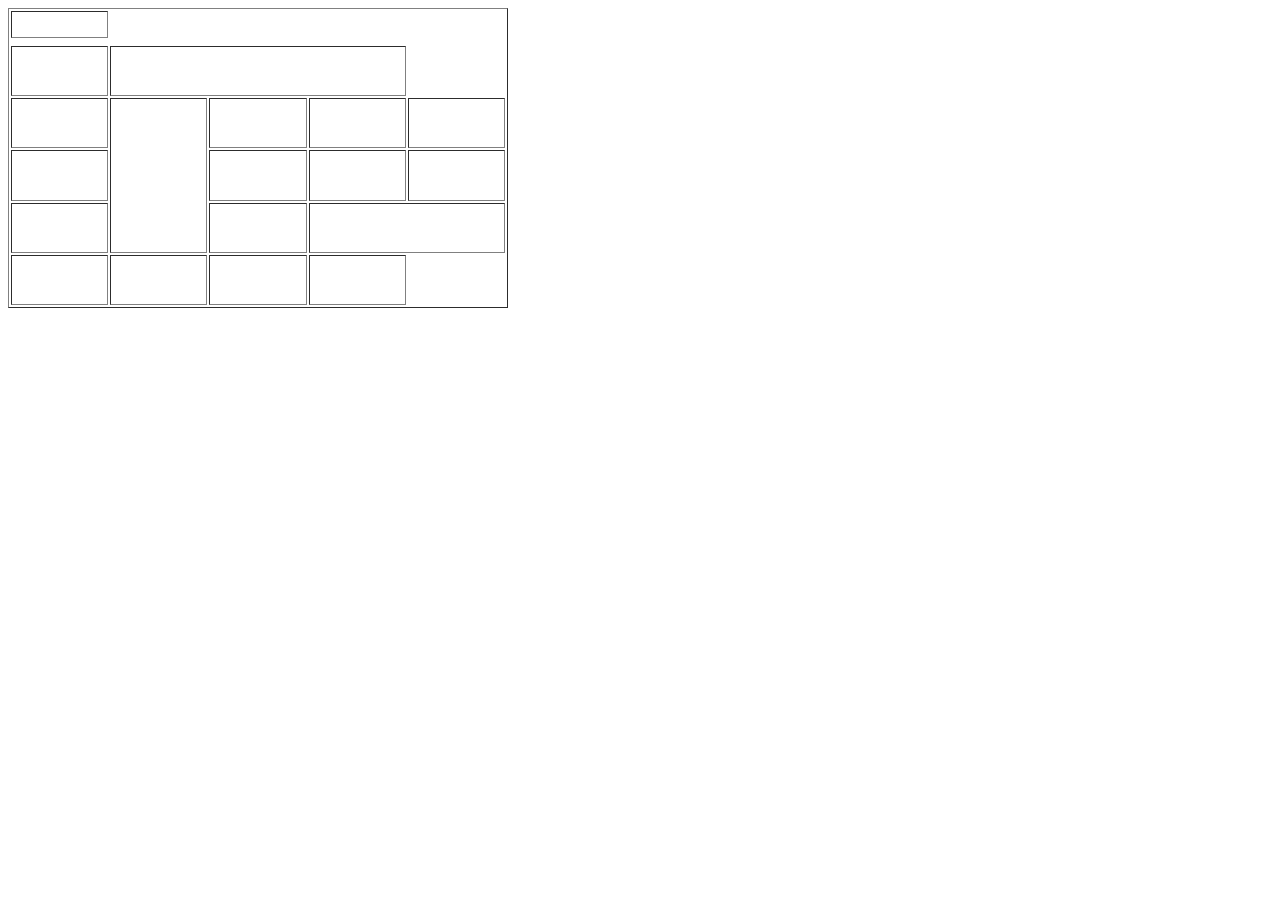
<file: html table.html>
<html>
    <head>
        <title>merging in html table</title>
    </head>
    <body>
        <table border="1" width="500px" height="300px">
            <tr>
                <td rowspan="2"></td>
                <tr></tr>
                <tr></tr>
                <tr></tr>
                <tr></tr>
            </tr>
            <tr>
                <td></td>
                <td colspan="3"></td>
        
            </tr>
            <tr>
                    <td></td>
                    <td rowspan="3"></td>
                    <td></td>
                    <td></td>
                    <td></td>
                </tr>
                <tr>
                    <td></td>
                    <td></td>
                    <td></td>
                    <td></td>
                </tr>
                <tr>
                    <td></td>
                    <td></td>
                    <td colspan="2"></td>
                </tr>
                <tr>
                    <td></td>
                    <td></td>
                    <td></td>
                    <td></td>
                </tr>
            </tr>
        </table>
    </body>
</html>
</file>
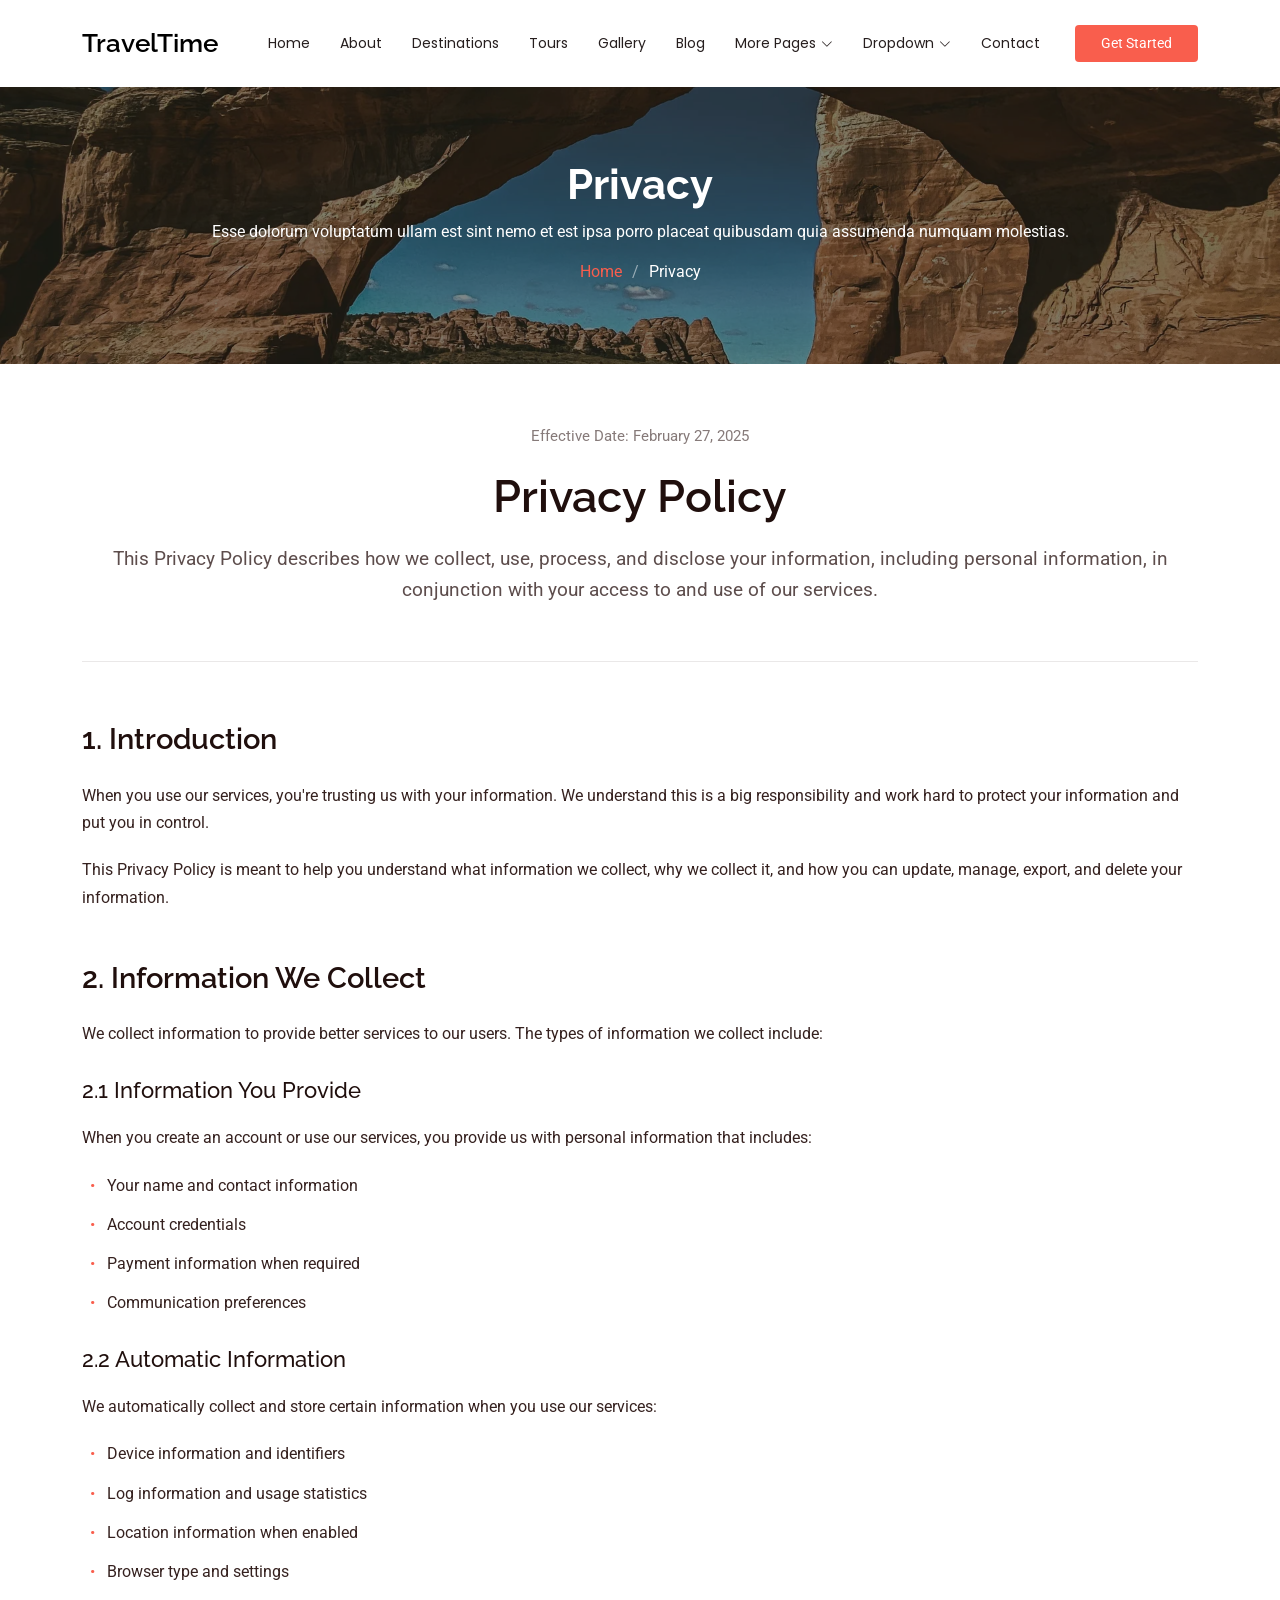
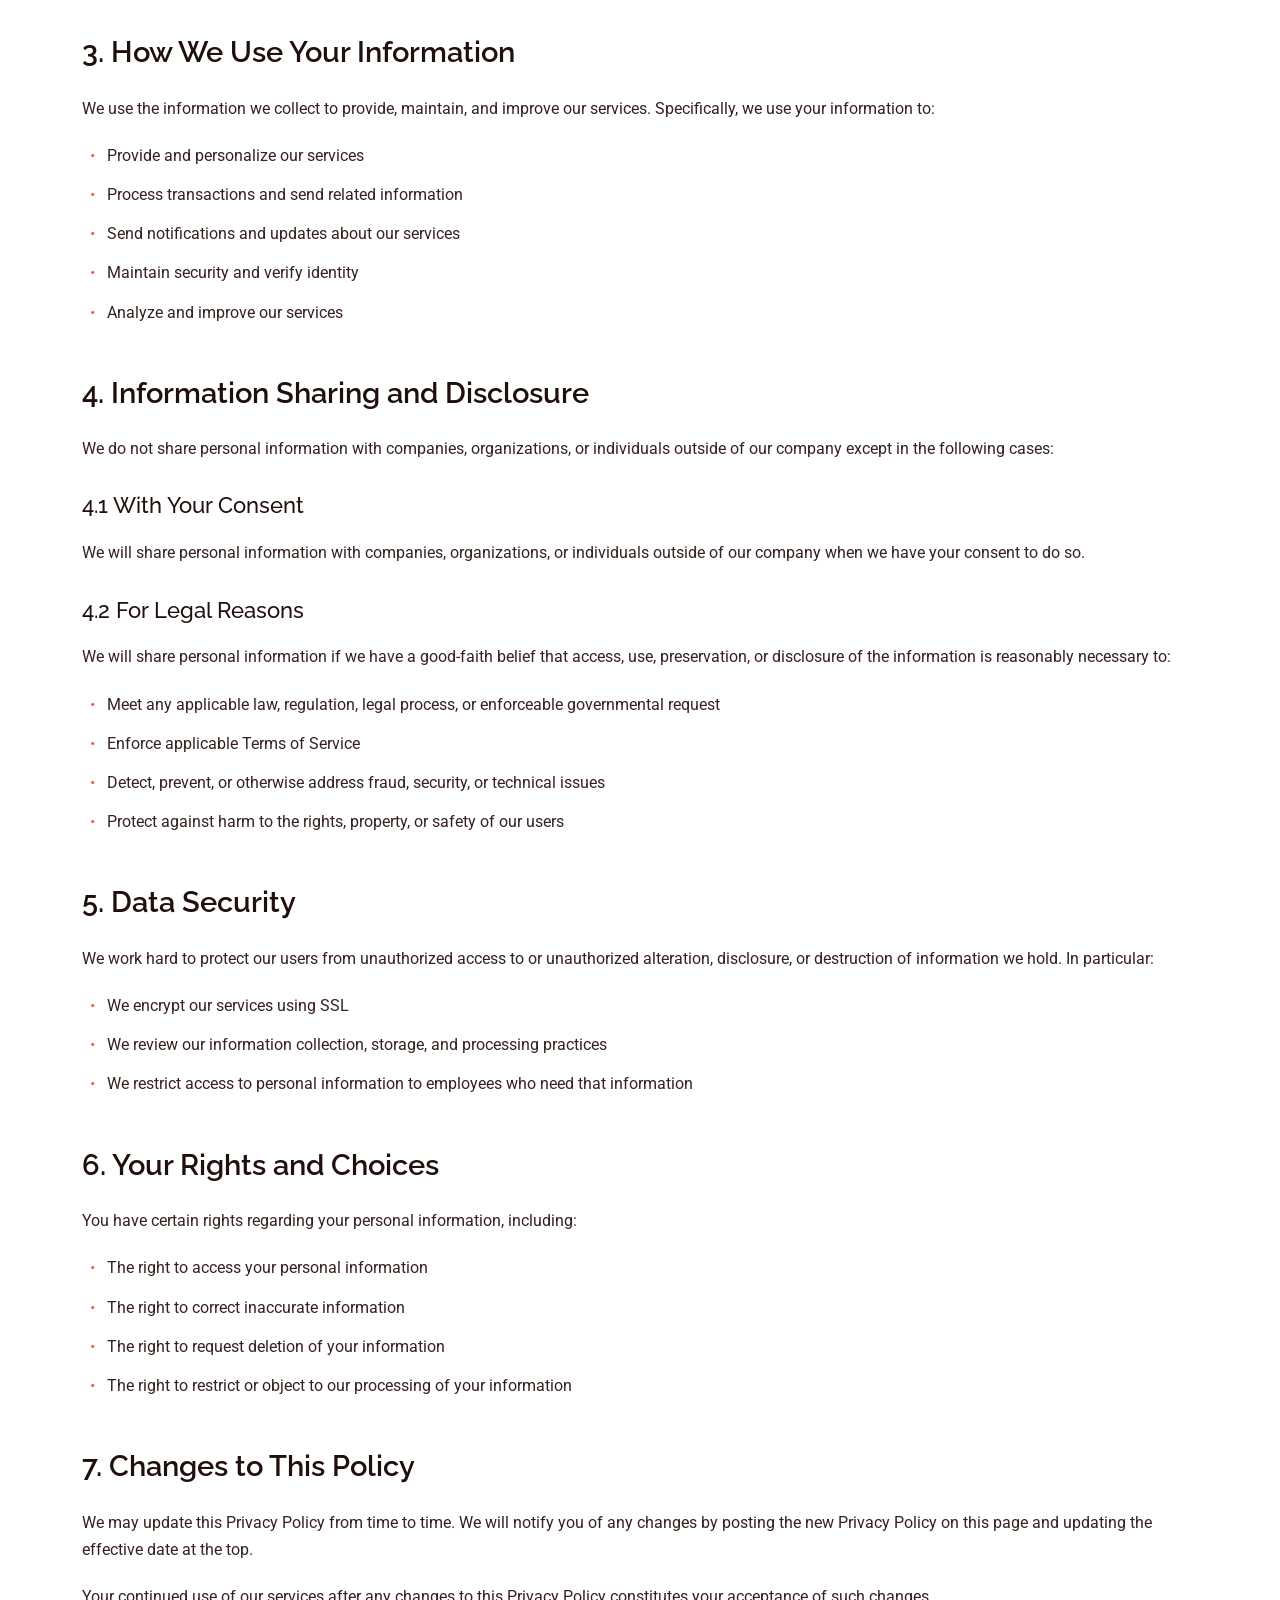
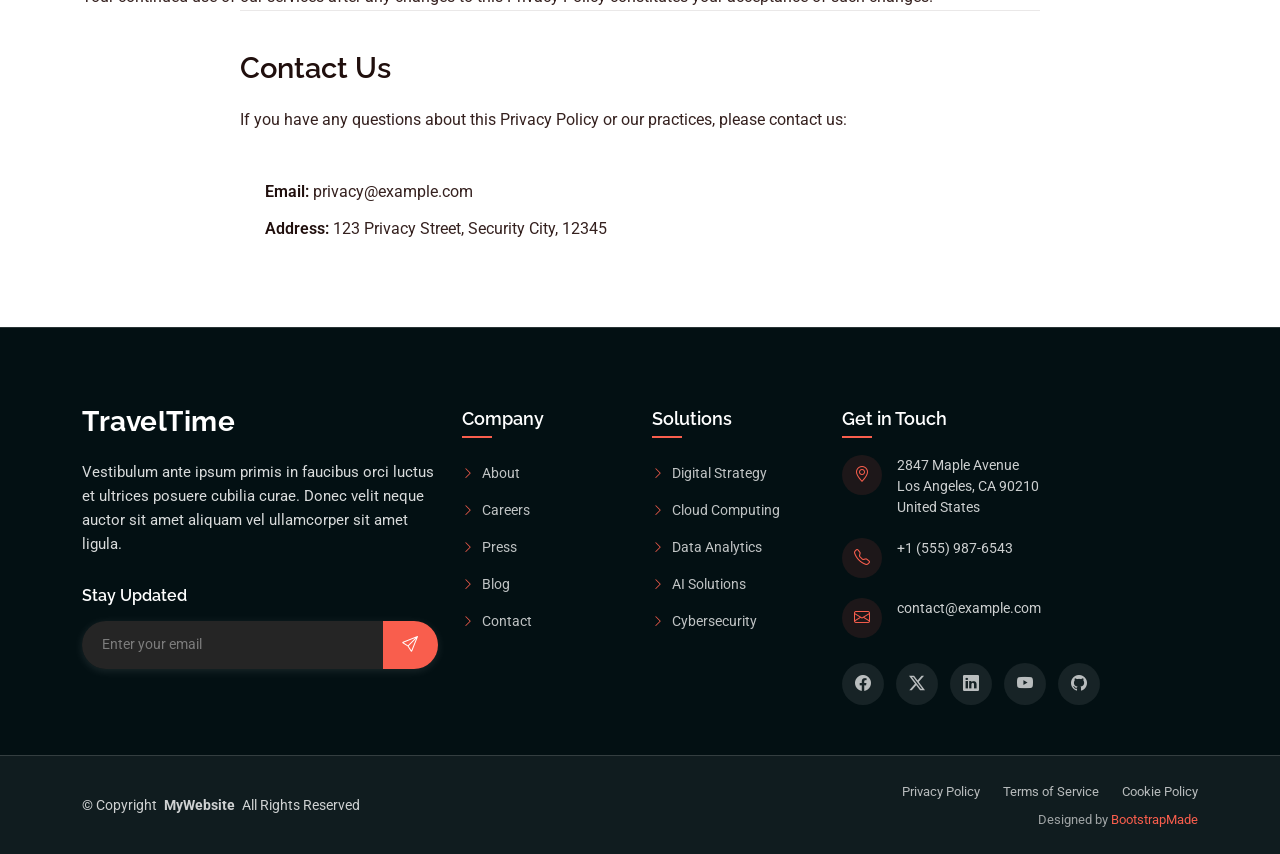
<file: privacy.html>
<!DOCTYPE html>
<html lang="en">

<head>
  <meta charset="utf-8">
  <meta content="width=device-width, initial-scale=1.0" name="viewport">
  <title>Privacy - TravelTime Bootstrap Template</title>
  <meta name="description" content="">
  <meta name="keywords" content="">

  <!-- Favicons -->
  <link href="assets/img/favicon.png" rel="icon">
  <link href="assets/img/apple-touch-icon.png" rel="apple-touch-icon">

  <!-- Fonts -->
  <link href="https://fonts.googleapis.com" rel="preconnect">
  <link href="https://fonts.gstatic.com" rel="preconnect" crossorigin>
  <link href="https://fonts.googleapis.com/css2?family=Roboto:ital,wght@0,100;0,300;0,400;0,500;0,700;0,900;1,100;1,300;1,400;1,500;1,700;1,900&family=Poppins:ital,wght@0,100;0,200;0,300;0,400;0,500;0,600;0,700;0,800;0,900;1,100;1,200;1,300;1,400;1,500;1,600;1,700;1,800;1,900&family=Raleway:ital,wght@0,100;0,200;0,300;0,400;0,500;0,600;0,700;0,800;0,900;1,100;1,200;1,300;1,400;1,500;1,600;1,700;1,800;1,900&display=swap" rel="stylesheet">

  <!-- Vendor CSS Files -->
  <link href="assets/vendor/bootstrap/css/bootstrap.min.css" rel="stylesheet">
  <link href="assets/vendor/bootstrap-icons/bootstrap-icons.css" rel="stylesheet">
  <link href="assets/vendor/swiper/swiper-bundle.min.css" rel="stylesheet">
  <link href="assets/vendor/glightbox/css/glightbox.min.css" rel="stylesheet">

  <!-- Main CSS File -->
  <link href="assets/css/main.css" rel="stylesheet">

  <!-- =======================================================
  * Template Name: TravelTime
  * Template URL: https://bootstrapmade.com/traveltime-bootstrap-travel-template/
  * Updated: Jul 28 2025 with Bootstrap v5.3.7
  * Author: BootstrapMade.com
  * License: https://bootstrapmade.com/license/
  ======================================================== -->
</head>

<body class="privacy-page">

  <header id="header" class="header d-flex align-items-center fixed-top">
    <div class="container position-relative d-flex align-items-center justify-content-between">

      <a href="index.html" class="logo d-flex align-items-center me-auto me-xl-0">
        <!-- Uncomment the line below if you also wish to use an image logo -->
        <!-- <img src="assets/img/logo.webp" alt=""> -->
        <h1 class="sitename">TravelTime</h1>
      </a>

      <nav id="navmenu" class="navmenu">
        <ul>
          <li><a href="index.html">Home</a></li>
          <li><a href="about.html">About</a></li>
          <li><a href="destinations.html">Destinations</a></li>
          <li><a href="tours.html">Tours</a></li>
          <li><a href="gallery.html">Gallery</a></li>
          <li><a href="blog.html">Blog</a></li>
          <li class="dropdown"><a href="#"><span>More Pages</span> <i class="bi bi-chevron-down toggle-dropdown"></i></a>
            <ul>
              <li><a href="destination-details.html">Destination Details</a></li>
              <li><a href="tour-details.html">Tour Details</a></li>
              <li><a href="booking.html">Booking</a></li>
              <li><a href="testimonials">Testimonials</a></li>
              <li><a href="faq.html">Frequently Asked Questions</a></li>
              <li><a href="blog-details.html">Blog Details</a></li>
              <li><a href="terms.html">Terms</a></li>
              <li><a href="privacy.html" class="active">Privacy</a></li>
              <li><a href="404.html">404</a></li>
            </ul>
          </li>
          <li class="dropdown"><a href="#"><span>Dropdown</span> <i class="bi bi-chevron-down toggle-dropdown"></i></a>
            <ul>
              <li><a href="#">Dropdown 1</a></li>
              <li class="dropdown"><a href="#"><span>Deep Dropdown</span> <i class="bi bi-chevron-down toggle-dropdown"></i></a>
                <ul>
                  <li><a href="#">Deep Dropdown 1</a></li>
                  <li><a href="#">Deep Dropdown 2</a></li>
                  <li><a href="#">Deep Dropdown 3</a></li>
                  <li><a href="#">Deep Dropdown 4</a></li>
                  <li><a href="#">Deep Dropdown 5</a></li>
                </ul>
              </li>
              <li><a href="#">Dropdown 2</a></li>
              <li><a href="#">Dropdown 3</a></li>
              <li><a href="#">Dropdown 4</a></li>
            </ul>
          </li>
          <li><a href="contact.html">Contact</a></li>
        </ul>
        <i class="mobile-nav-toggle d-xl-none bi bi-list"></i>
      </nav>

      <a class="btn-getstarted" href="index.html#about">Get Started</a>

    </div>
  </header>

  <main class="main">

    <!-- Page Title -->
    <div class="page-title dark-background" style="background-image: url(assets/img/travel/showcase-11.webp);">
      <div class="container position-relative">
        <h1>Privacy</h1>
        <p>Esse dolorum voluptatum ullam est sint nemo et est ipsa porro placeat quibusdam quia assumenda numquam molestias.</p>
        <nav class="breadcrumbs">
          <ol>
            <li><a href="index.html">Home</a></li>
            <li class="current">Privacy</li>
          </ol>
        </nav>
      </div>
    </div><!-- End Page Title -->

    <!-- Privacy Section -->
    <section id="privacy" class="privacy section">

      <div class="container">
        <!-- Header -->
        <div class="privacy-header">
          <div class="header-content">
            <div class="last-updated">Effective Date: February 27, 2025</div>
            <h1>Privacy Policy</h1>
            <p class="intro-text">This Privacy Policy describes how we collect, use, process, and disclose your information, including personal information, in conjunction with your access to and use of our services.</p>
          </div>
        </div>

        <!-- Main Content -->
        <div class="privacy-content">
          <!-- Introduction -->
          <div class="content-section">
            <h2>1. Introduction</h2>
            <p>When you use our services, you're trusting us with your information. We understand this is a big responsibility and work hard to protect your information and put you in control.</p>
            <p>This Privacy Policy is meant to help you understand what information we collect, why we collect it, and how you can update, manage, export, and delete your information.</p>
          </div>

          <!-- Information Collection -->
          <div class="content-section">
            <h2>2. Information We Collect</h2>
            <p>We collect information to provide better services to our users. The types of information we collect include:</p>

            <h3>2.1 Information You Provide</h3>
            <p>When you create an account or use our services, you provide us with personal information that includes:</p>
            <ul>
              <li>Your name and contact information</li>
              <li>Account credentials</li>
              <li>Payment information when required</li>
              <li>Communication preferences</li>
            </ul>

            <h3>2.2 Automatic Information</h3>
            <p>We automatically collect and store certain information when you use our services:</p>
            <ul>
              <li>Device information and identifiers</li>
              <li>Log information and usage statistics</li>
              <li>Location information when enabled</li>
              <li>Browser type and settings</li>
            </ul>
          </div>

          <!-- Use of Information -->
          <div class="content-section">
            <h2>3. How We Use Your Information</h2>
            <p>We use the information we collect to provide, maintain, and improve our services. Specifically, we use your information to:</p>
            <ul>
              <li>Provide and personalize our services</li>
              <li>Process transactions and send related information</li>
              <li>Send notifications and updates about our services</li>
              <li>Maintain security and verify identity</li>
              <li>Analyze and improve our services</li>
            </ul>
          </div>

          <!-- Information Sharing -->
          <div class="content-section">
            <h2>4. Information Sharing and Disclosure</h2>
            <p>We do not share personal information with companies, organizations, or individuals outside of our company except in the following cases:</p>

            <h3>4.1 With Your Consent</h3>
            <p>We will share personal information with companies, organizations, or individuals outside of our company when we have your consent to do so.</p>

            <h3>4.2 For Legal Reasons</h3>
            <p>We will share personal information if we have a good-faith belief that access, use, preservation, or disclosure of the information is reasonably necessary to:</p>
            <ul>
              <li>Meet any applicable law, regulation, legal process, or enforceable governmental request</li>
              <li>Enforce applicable Terms of Service</li>
              <li>Detect, prevent, or otherwise address fraud, security, or technical issues</li>
              <li>Protect against harm to the rights, property, or safety of our users</li>
            </ul>
          </div>

          <!-- Data Security -->
          <div class="content-section">
            <h2>5. Data Security</h2>
            <p>We work hard to protect our users from unauthorized access to or unauthorized alteration, disclosure, or destruction of information we hold. In particular:</p>
            <ul>
              <li>We encrypt our services using SSL</li>
              <li>We review our information collection, storage, and processing practices</li>
              <li>We restrict access to personal information to employees who need that information</li>
            </ul>
          </div>

          <!-- Your Rights -->
          <div class="content-section">
            <h2>6. Your Rights and Choices</h2>
            <p>You have certain rights regarding your personal information, including:</p>
            <ul>
              <li>The right to access your personal information</li>
              <li>The right to correct inaccurate information</li>
              <li>The right to request deletion of your information</li>
              <li>The right to restrict or object to our processing of your information</li>
            </ul>
          </div>

          <!-- Policy Updates -->
          <div class="content-section">
            <h2>7. Changes to This Policy</h2>
            <p>We may update this Privacy Policy from time to time. We will notify you of any changes by posting the new Privacy Policy on this page and updating the effective date at the top.</p>
            <p>Your continued use of our services after any changes to this Privacy Policy constitutes your acceptance of such changes.</p>
          </div>
        </div>

        <!-- Contact Section -->
        <div class="privacy-contact">
          <h2>Contact Us</h2>
          <p>If you have any questions about this Privacy Policy or our practices, please contact us:</p>
          <div class="contact-details">
            <p><strong>Email:</strong> privacy@example.com</p>
            <p><strong>Address:</strong> 123 Privacy Street, Security City, 12345</p>
          </div>
        </div>

      </div>

    </section><!-- /Privacy Section -->

  </main>

  <footer id="footer" class="footer position-relative dark-background">

    <div class="container">
      <div class="row gy-5">

        <div class="col-lg-4">
          <div class="footer-content">
            <a href="index.html" class="logo d-flex align-items-center mb-4">
              <span class="sitename">TravelTime</span>
            </a>
            <p class="mb-4">Vestibulum ante ipsum primis in faucibus orci luctus et ultrices posuere cubilia curae. Donec velit neque auctor sit amet aliquam vel ullamcorper sit amet ligula.</p>

            <div class="newsletter-form">
              <h5>Stay Updated</h5>
              <form action="forms/newsletter.php" method="post" class="php-email-form">
                <div class="input-group">
                  <input type="email" name="email" class="form-control" placeholder="Enter your email" required="">
                  <button type="submit" class="btn-subscribe">
                    <i class="bi bi-send"></i>
                  </button>
                </div>
                <div class="loading">Loading</div>
                <div class="error-message"></div>
                <div class="sent-message">Thank you for subscribing!</div>
              </form>
            </div>
          </div>
        </div>

        <div class="col-lg-2 col-6">
          <div class="footer-links">
            <h4>Company</h4>
            <ul>
              <li><a href="#"><i class="bi bi-chevron-right"></i> About</a></li>
              <li><a href="#"><i class="bi bi-chevron-right"></i> Careers</a></li>
              <li><a href="#"><i class="bi bi-chevron-right"></i> Press</a></li>
              <li><a href="#"><i class="bi bi-chevron-right"></i> Blog</a></li>
              <li><a href="#"><i class="bi bi-chevron-right"></i> Contact</a></li>
            </ul>
          </div>
        </div>

        <div class="col-lg-2 col-6">
          <div class="footer-links">
            <h4>Solutions</h4>
            <ul>
              <li><a href="#"><i class="bi bi-chevron-right"></i> Digital Strategy</a></li>
              <li><a href="#"><i class="bi bi-chevron-right"></i> Cloud Computing</a></li>
              <li><a href="#"><i class="bi bi-chevron-right"></i> Data Analytics</a></li>
              <li><a href="#"><i class="bi bi-chevron-right"></i> AI Solutions</a></li>
              <li><a href="#"><i class="bi bi-chevron-right"></i> Cybersecurity</a></li>
            </ul>
          </div>
        </div>

        <div class="col-lg-4">
          <div class="footer-contact">
            <h4>Get in Touch</h4>
            <div class="contact-item">
              <div class="contact-icon">
                <i class="bi bi-geo-alt"></i>
              </div>
              <div class="contact-info">
                <p>2847 Maple Avenue<br>Los Angeles, CA 90210<br>United States</p>
              </div>
            </div>

            <div class="contact-item">
              <div class="contact-icon">
                <i class="bi bi-telephone"></i>
              </div>
              <div class="contact-info">
                <p>+1 (555) 987-6543</p>
              </div>
            </div>

            <div class="contact-item">
              <div class="contact-icon">
                <i class="bi bi-envelope"></i>
              </div>
              <div class="contact-info">
                <p>contact@example.com</p>
              </div>
            </div>

            <div class="social-links">
              <a href="#"><i class="bi bi-facebook"></i></a>
              <a href="#"><i class="bi bi-twitter-x"></i></a>
              <a href="#"><i class="bi bi-linkedin"></i></a>
              <a href="#"><i class="bi bi-youtube"></i></a>
              <a href="#"><i class="bi bi-github"></i></a>
            </div>
          </div>
        </div>

      </div>
    </div>

    <div class="footer-bottom">
      <div class="container">
        <div class="row align-items-center">
          <div class="col-lg-6">
            <div class="copyright">
              <p>© <span>Copyright</span> <strong class="px-1 sitename">MyWebsite</strong> <span>All Rights Reserved</span></p>
            </div>
          </div>
          <div class="col-lg-6">
            <div class="footer-bottom-links">
              <a href="#">Privacy Policy</a>
              <a href="#">Terms of Service</a>
              <a href="#">Cookie Policy</a>
            </div>
            <div class="credits">
              <!-- All the links in the footer should remain intact. -->
              <!-- You can delete the links only if you've purchased the pro version. -->
              <!-- Licensing information: https://bootstrapmade.com/license/ -->
              <!-- Purchase the pro version with working PHP/AJAX contact form: [buy-url] -->
              Designed by <a href="https://bootstrapmade.com/">BootstrapMade</a>
            </div>
          </div>
        </div>
      </div>
    </div>

  </footer>

  <!-- Scroll Top -->
  <a href="#" id="scroll-top" class="scroll-top d-flex align-items-center justify-content-center"><i class="bi bi-arrow-up-short"></i></a>

  <!-- Preloader -->
  <div id="preloader"></div>

  <!-- Vendor JS Files -->
  <script src="assets/vendor/bootstrap/js/bootstrap.bundle.min.js"></script>
  <script src="assets/vendor/php-email-form/validate.js"></script>
  <script src="assets/vendor/purecounter/purecounter_vanilla.js"></script>
  <script src="assets/vendor/swiper/swiper-bundle.min.js"></script>
  <script src="assets/vendor/glightbox/js/glightbox.min.js"></script>
  <script src="assets/vendor/imagesloaded/imagesloaded.pkgd.min.js"></script>
  <script src="assets/vendor/isotope-layout/isotope.pkgd.min.js"></script>

  <!-- Main JS File -->
  <script src="assets/js/main.js"></script>

</body>

</html>
</file>
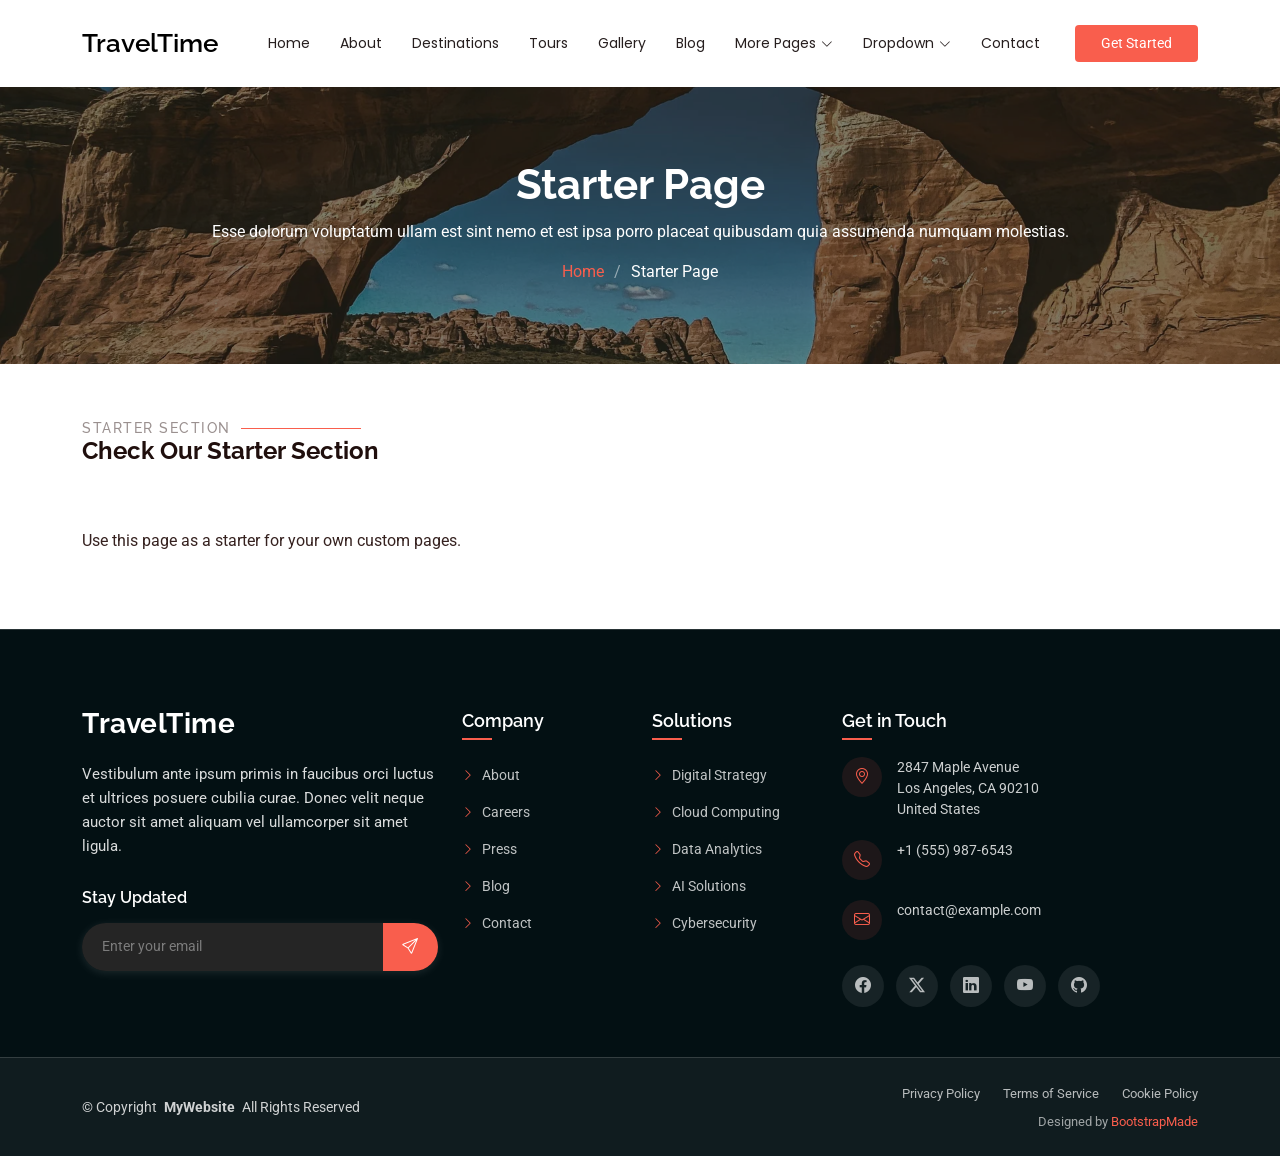
<file: starter-page.html>
<!DOCTYPE html>
<html lang="en">

<head>
  <meta charset="utf-8">
  <meta content="width=device-width, initial-scale=1.0" name="viewport">
  <title>Starter Page - TravelTime Bootstrap Template</title>
  <meta name="description" content="">
  <meta name="keywords" content="">

  <!-- Favicons -->
  <link href="assets/img/favicon.png" rel="icon">
  <link href="assets/img/apple-touch-icon.png" rel="apple-touch-icon">

  <!-- Fonts -->
  <link href="https://fonts.googleapis.com" rel="preconnect">
  <link href="https://fonts.gstatic.com" rel="preconnect" crossorigin>
  <link href="https://fonts.googleapis.com/css2?family=Roboto:ital,wght@0,100;0,300;0,400;0,500;0,700;0,900;1,100;1,300;1,400;1,500;1,700;1,900&family=Poppins:ital,wght@0,100;0,200;0,300;0,400;0,500;0,600;0,700;0,800;0,900;1,100;1,200;1,300;1,400;1,500;1,600;1,700;1,800;1,900&family=Raleway:ital,wght@0,100;0,200;0,300;0,400;0,500;0,600;0,700;0,800;0,900;1,100;1,200;1,300;1,400;1,500;1,600;1,700;1,800;1,900&display=swap" rel="stylesheet">

  <!-- Vendor CSS Files -->
  <link href="assets/vendor/bootstrap/css/bootstrap.min.css" rel="stylesheet">
  <link href="assets/vendor/bootstrap-icons/bootstrap-icons.css" rel="stylesheet">
  <link href="assets/vendor/swiper/swiper-bundle.min.css" rel="stylesheet">
  <link href="assets/vendor/glightbox/css/glightbox.min.css" rel="stylesheet">

  <!-- Main CSS File -->
  <link href="assets/css/main.css" rel="stylesheet">

  <!-- =======================================================
  * Template Name: TravelTime
  * Template URL: https://bootstrapmade.com/traveltime-bootstrap-travel-template/
  * Updated: Jul 28 2025 with Bootstrap v5.3.7
  * Author: BootstrapMade.com
  * License: https://bootstrapmade.com/license/
  ======================================================== -->
</head>

<body class="starter-page-page">

  <header id="header" class="header d-flex align-items-center fixed-top">
    <div class="container position-relative d-flex align-items-center justify-content-between">

      <a href="index.html" class="logo d-flex align-items-center me-auto me-xl-0">
        <!-- Uncomment the line below if you also wish to use an image logo -->
        <!-- <img src="assets/img/logo.webp" alt=""> -->
        <h1 class="sitename">TravelTime</h1>
      </a>

      <nav id="navmenu" class="navmenu">
        <ul>
          <li><a href="index.html">Home</a></li>
          <li><a href="about.html">About</a></li>
          <li><a href="destinations.html">Destinations</a></li>
          <li><a href="tours.html">Tours</a></li>
          <li><a href="gallery.html">Gallery</a></li>
          <li><a href="blog.html">Blog</a></li>
          <li class="dropdown"><a href="#"><span>More Pages</span> <i class="bi bi-chevron-down toggle-dropdown"></i></a>
            <ul>
              <li><a href="destination-details.html">Destination Details</a></li>
              <li><a href="tour-details.html">Tour Details</a></li>
              <li><a href="booking.html">Booking</a></li>
              <li><a href="testimonials">Testimonials</a></li>
              <li><a href="faq.html">Frequently Asked Questions</a></li>
              <li><a href="blog-details.html">Blog Details</a></li>
              <li><a href="terms.html">Terms</a></li>
              <li><a href="privacy.html">Privacy</a></li>
              <li><a href="404.html">404</a></li>
            </ul>
          </li>
          <li class="dropdown"><a href="#"><span>Dropdown</span> <i class="bi bi-chevron-down toggle-dropdown"></i></a>
            <ul>
              <li><a href="#">Dropdown 1</a></li>
              <li class="dropdown"><a href="#"><span>Deep Dropdown</span> <i class="bi bi-chevron-down toggle-dropdown"></i></a>
                <ul>
                  <li><a href="#">Deep Dropdown 1</a></li>
                  <li><a href="#">Deep Dropdown 2</a></li>
                  <li><a href="#">Deep Dropdown 3</a></li>
                  <li><a href="#">Deep Dropdown 4</a></li>
                  <li><a href="#">Deep Dropdown 5</a></li>
                </ul>
              </li>
              <li><a href="#">Dropdown 2</a></li>
              <li><a href="#">Dropdown 3</a></li>
              <li><a href="#">Dropdown 4</a></li>
            </ul>
          </li>
          <li><a href="contact.html">Contact</a></li>
        </ul>
        <i class="mobile-nav-toggle d-xl-none bi bi-list"></i>
      </nav>

      <a class="btn-getstarted" href="index.html#about">Get Started</a>

    </div>
  </header>

  <main class="main">

    <!-- Page Title -->
    <div class="page-title dark-background" style="background-image: url(assets/img/travel/showcase-11.webp);">
      <div class="container position-relative">
        <h1>Starter Page</h1>
        <p>Esse dolorum voluptatum ullam est sint nemo et est ipsa porro placeat quibusdam quia assumenda numquam molestias.</p>
        <nav class="breadcrumbs">
          <ol>
            <li><a href="index.html">Home</a></li>
            <li class="current">Starter Page</li>
          </ol>
        </nav>
      </div>
    </div><!-- End Page Title -->

    <!-- Starter Section Section -->
    <section id="starter-section" class="starter-section section">

      <!-- Section Title -->
      <div class="container section-title">
        <h2>Starter Section</h2>
        <div><span>Check Our</span> <span class="description-title">Starter Section</span></div>
      </div><!-- End Section Title -->

      <div class="container">
        <p>Use this page as a starter for your own custom pages.</p>
      </div>

    </section><!-- /Starter Section Section -->

  </main>

  <footer id="footer" class="footer position-relative dark-background">

    <div class="container">
      <div class="row gy-5">

        <div class="col-lg-4">
          <div class="footer-content">
            <a href="index.html" class="logo d-flex align-items-center mb-4">
              <span class="sitename">TravelTime</span>
            </a>
            <p class="mb-4">Vestibulum ante ipsum primis in faucibus orci luctus et ultrices posuere cubilia curae. Donec velit neque auctor sit amet aliquam vel ullamcorper sit amet ligula.</p>

            <div class="newsletter-form">
              <h5>Stay Updated</h5>
              <form action="forms/newsletter.php" method="post" class="php-email-form">
                <div class="input-group">
                  <input type="email" name="email" class="form-control" placeholder="Enter your email" required="">
                  <button type="submit" class="btn-subscribe">
                    <i class="bi bi-send"></i>
                  </button>
                </div>
                <div class="loading">Loading</div>
                <div class="error-message"></div>
                <div class="sent-message">Thank you for subscribing!</div>
              </form>
            </div>
          </div>
        </div>

        <div class="col-lg-2 col-6">
          <div class="footer-links">
            <h4>Company</h4>
            <ul>
              <li><a href="#"><i class="bi bi-chevron-right"></i> About</a></li>
              <li><a href="#"><i class="bi bi-chevron-right"></i> Careers</a></li>
              <li><a href="#"><i class="bi bi-chevron-right"></i> Press</a></li>
              <li><a href="#"><i class="bi bi-chevron-right"></i> Blog</a></li>
              <li><a href="#"><i class="bi bi-chevron-right"></i> Contact</a></li>
            </ul>
          </div>
        </div>

        <div class="col-lg-2 col-6">
          <div class="footer-links">
            <h4>Solutions</h4>
            <ul>
              <li><a href="#"><i class="bi bi-chevron-right"></i> Digital Strategy</a></li>
              <li><a href="#"><i class="bi bi-chevron-right"></i> Cloud Computing</a></li>
              <li><a href="#"><i class="bi bi-chevron-right"></i> Data Analytics</a></li>
              <li><a href="#"><i class="bi bi-chevron-right"></i> AI Solutions</a></li>
              <li><a href="#"><i class="bi bi-chevron-right"></i> Cybersecurity</a></li>
            </ul>
          </div>
        </div>

        <div class="col-lg-4">
          <div class="footer-contact">
            <h4>Get in Touch</h4>
            <div class="contact-item">
              <div class="contact-icon">
                <i class="bi bi-geo-alt"></i>
              </div>
              <div class="contact-info">
                <p>2847 Maple Avenue<br>Los Angeles, CA 90210<br>United States</p>
              </div>
            </div>

            <div class="contact-item">
              <div class="contact-icon">
                <i class="bi bi-telephone"></i>
              </div>
              <div class="contact-info">
                <p>+1 (555) 987-6543</p>
              </div>
            </div>

            <div class="contact-item">
              <div class="contact-icon">
                <i class="bi bi-envelope"></i>
              </div>
              <div class="contact-info">
                <p>contact@example.com</p>
              </div>
            </div>

            <div class="social-links">
              <a href="#"><i class="bi bi-facebook"></i></a>
              <a href="#"><i class="bi bi-twitter-x"></i></a>
              <a href="#"><i class="bi bi-linkedin"></i></a>
              <a href="#"><i class="bi bi-youtube"></i></a>
              <a href="#"><i class="bi bi-github"></i></a>
            </div>
          </div>
        </div>

      </div>
    </div>

    <div class="footer-bottom">
      <div class="container">
        <div class="row align-items-center">
          <div class="col-lg-6">
            <div class="copyright">
              <p>© <span>Copyright</span> <strong class="px-1 sitename">MyWebsite</strong> <span>All Rights Reserved</span></p>
            </div>
          </div>
          <div class="col-lg-6">
            <div class="footer-bottom-links">
              <a href="#">Privacy Policy</a>
              <a href="#">Terms of Service</a>
              <a href="#">Cookie Policy</a>
            </div>
            <div class="credits">
              <!-- All the links in the footer should remain intact. -->
              <!-- You can delete the links only if you've purchased the pro version. -->
              <!-- Licensing information: https://bootstrapmade.com/license/ -->
              <!-- Purchase the pro version with working PHP/AJAX contact form: [buy-url] -->
              Designed by <a href="https://bootstrapmade.com/">BootstrapMade</a>
            </div>
          </div>
        </div>
      </div>
    </div>

  </footer>

  <!-- Scroll Top -->
  <a href="#" id="scroll-top" class="scroll-top d-flex align-items-center justify-content-center"><i class="bi bi-arrow-up-short"></i></a>

  <!-- Preloader -->
  <div id="preloader"></div>

  <!-- Vendor JS Files -->
  <script src="assets/vendor/bootstrap/js/bootstrap.bundle.min.js"></script>
  <script src="assets/vendor/php-email-form/validate.js"></script>
  <script src="assets/vendor/purecounter/purecounter_vanilla.js"></script>
  <script src="assets/vendor/swiper/swiper-bundle.min.js"></script>
  <script src="assets/vendor/glightbox/js/glightbox.min.js"></script>
  <script src="assets/vendor/imagesloaded/imagesloaded.pkgd.min.js"></script>
  <script src="assets/vendor/isotope-layout/isotope.pkgd.min.js"></script>

  <!-- Main JS File -->
  <script src="assets/js/main.js"></script>

</body>

</html>
</file>
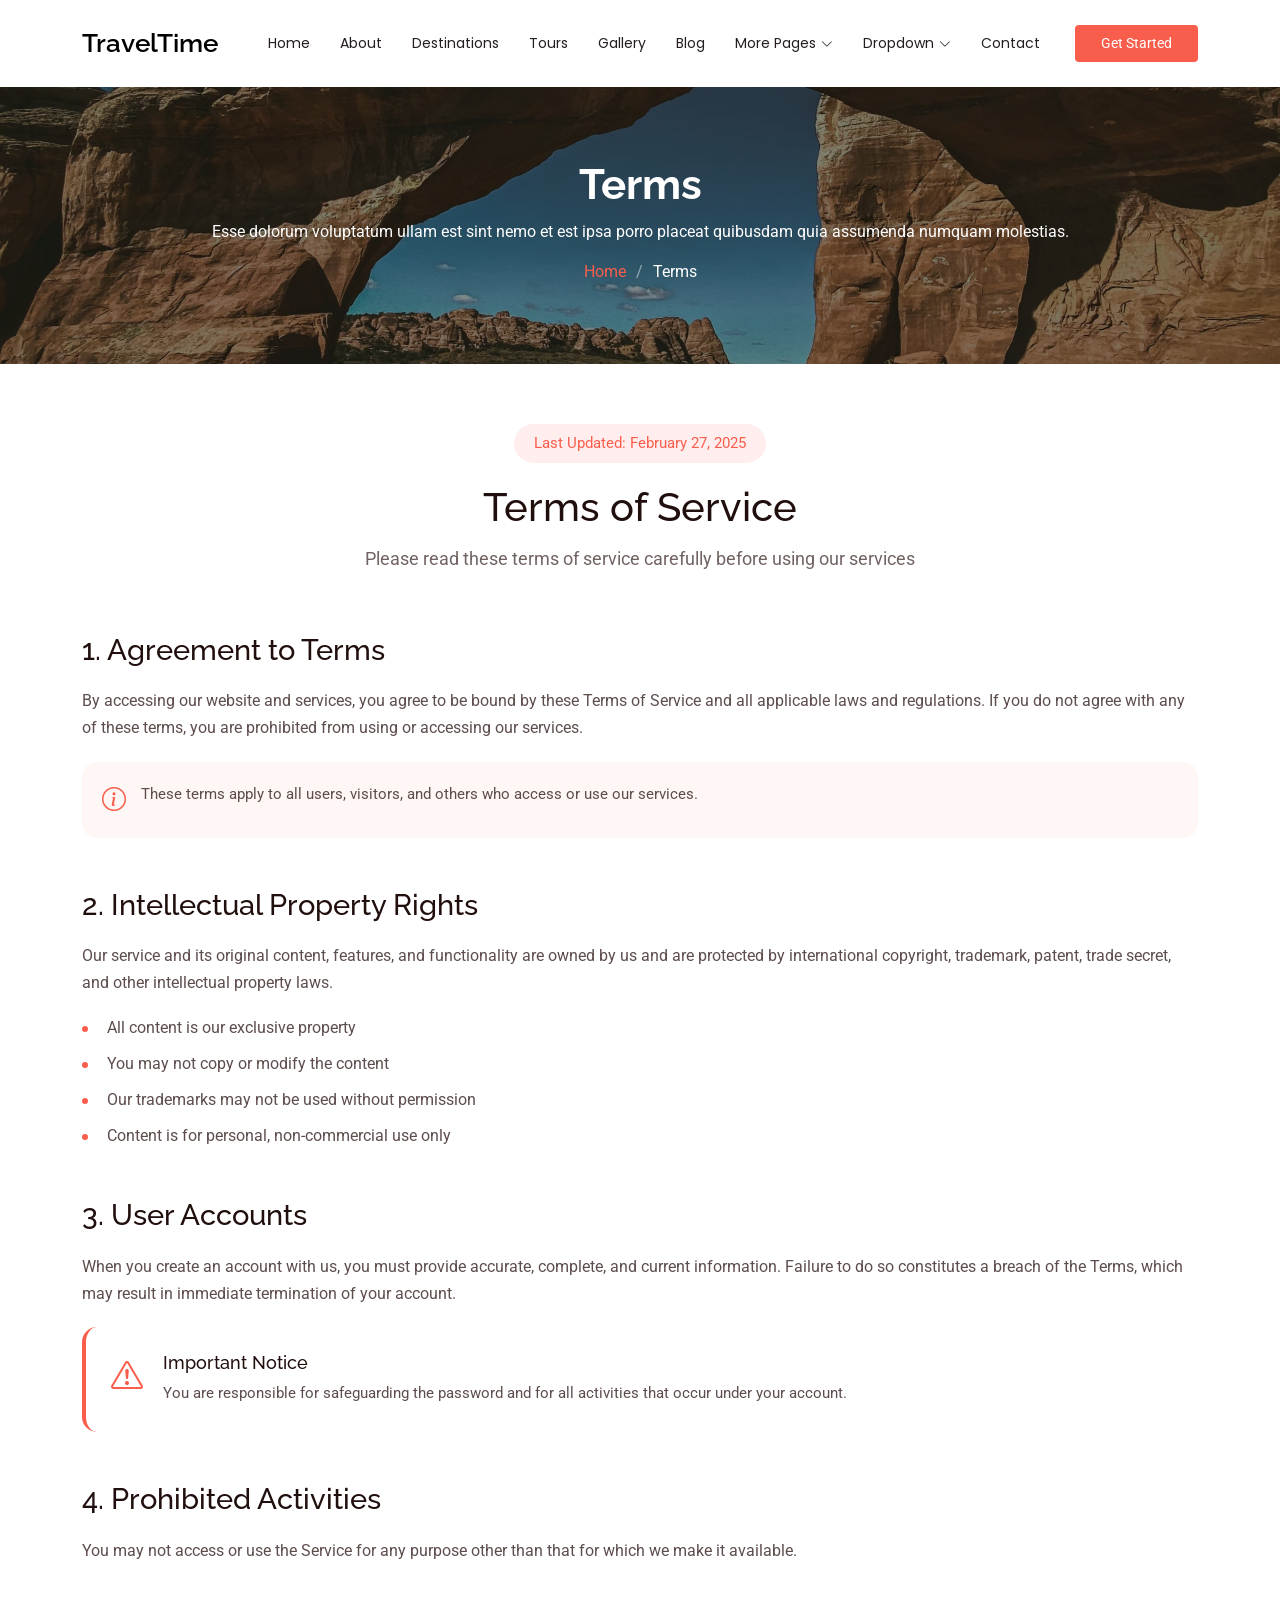
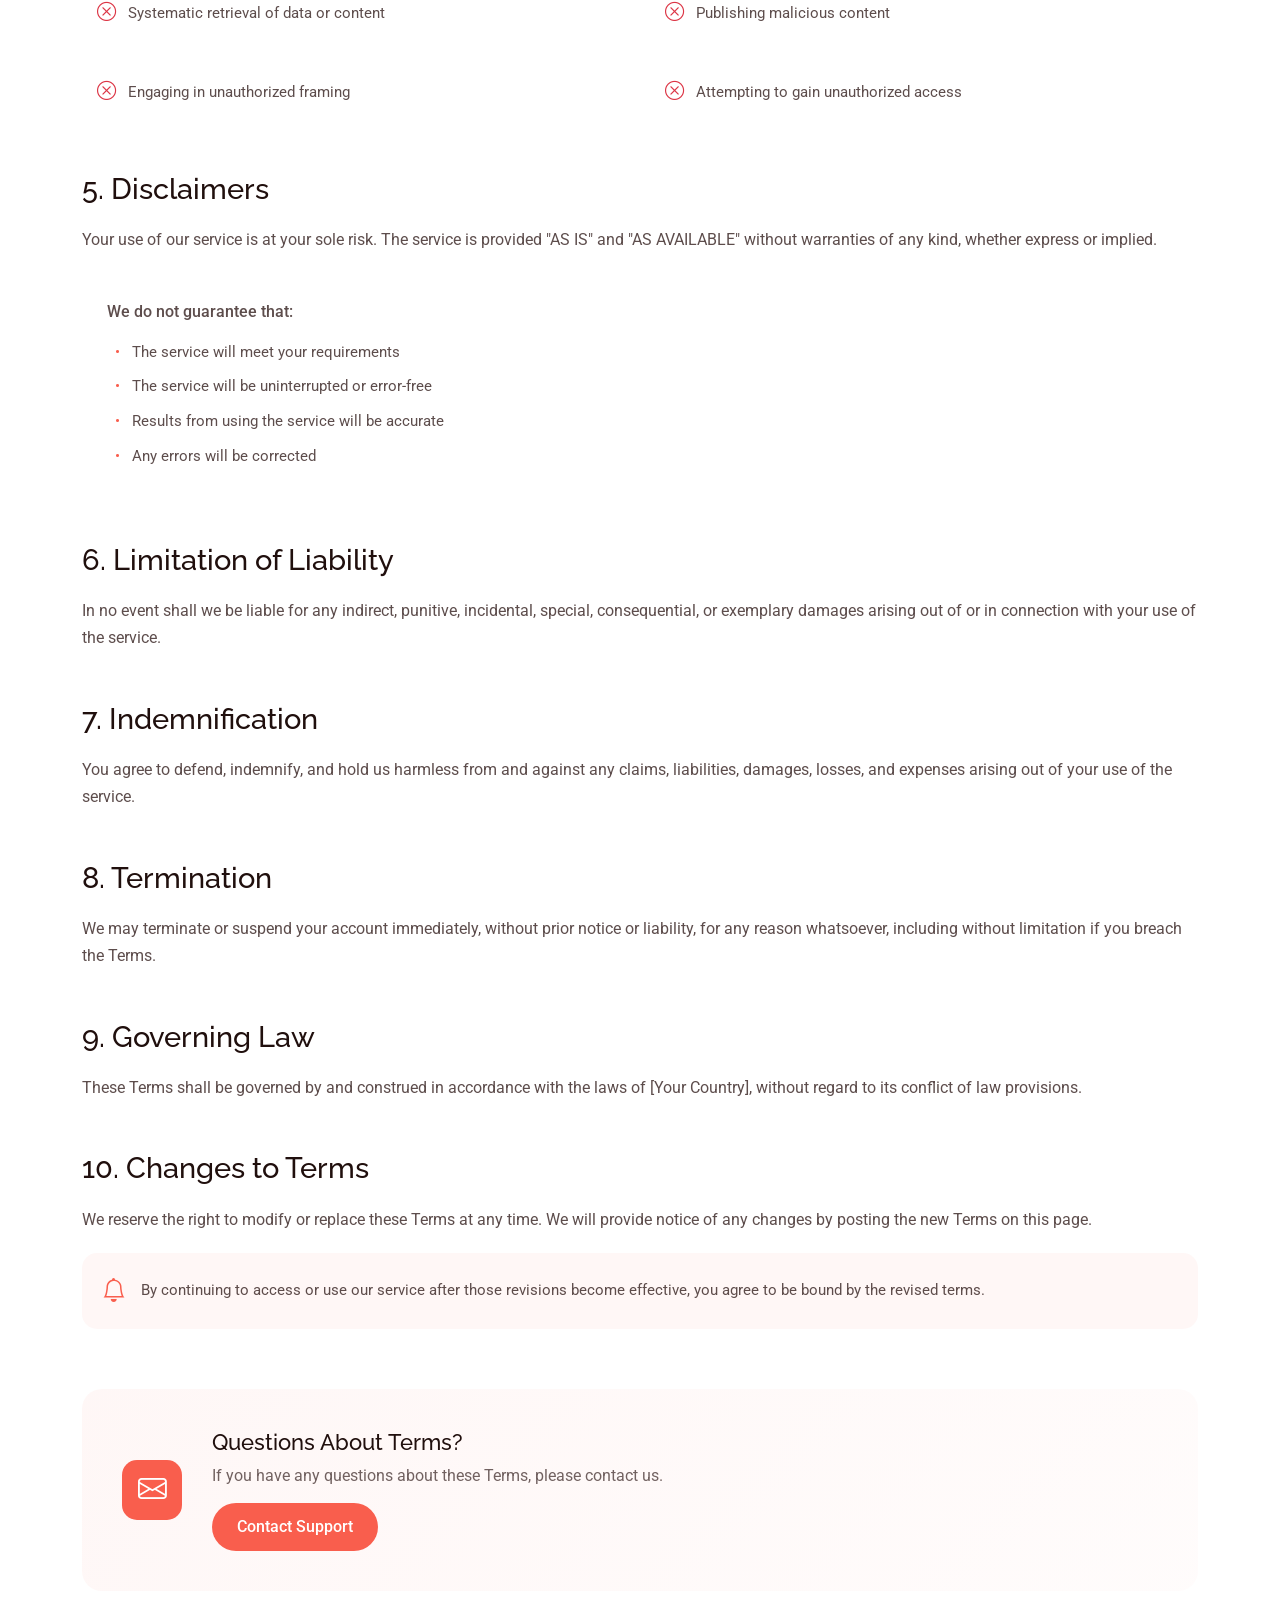
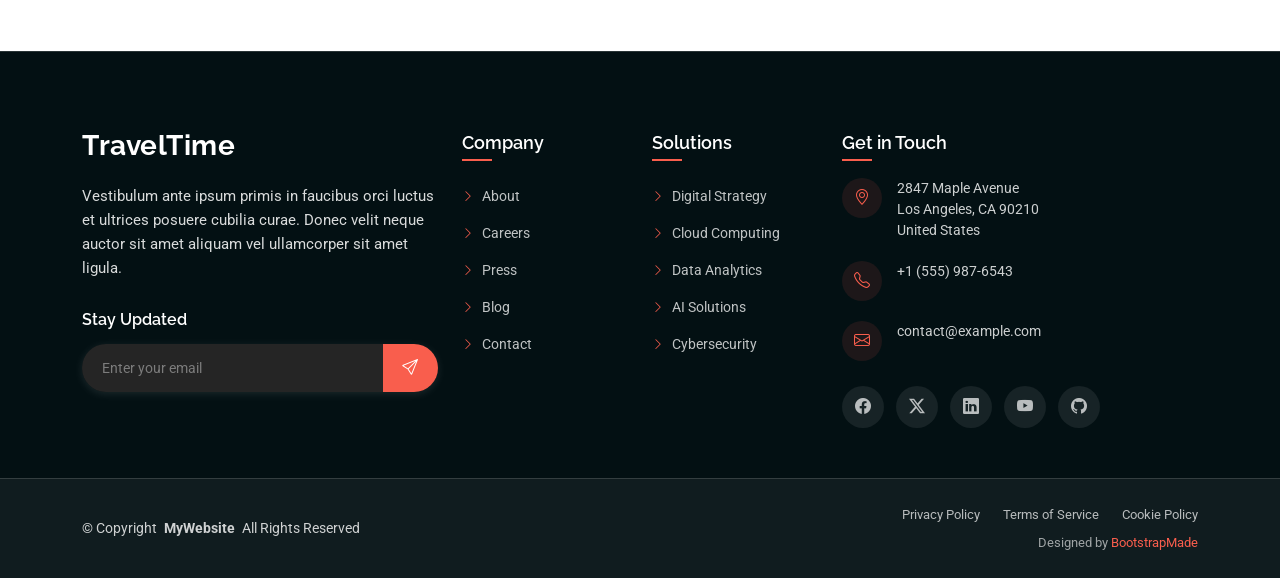
<file: terms.html>
<!DOCTYPE html>
<html lang="en">

<head>
  <meta charset="utf-8">
  <meta content="width=device-width, initial-scale=1.0" name="viewport">
  <title>Terms - TravelTime Bootstrap Template</title>
  <meta name="description" content="">
  <meta name="keywords" content="">

  <!-- Favicons -->
  <link href="assets/img/favicon.png" rel="icon">
  <link href="assets/img/apple-touch-icon.png" rel="apple-touch-icon">

  <!-- Fonts -->
  <link href="https://fonts.googleapis.com" rel="preconnect">
  <link href="https://fonts.gstatic.com" rel="preconnect" crossorigin>
  <link href="https://fonts.googleapis.com/css2?family=Roboto:ital,wght@0,100;0,300;0,400;0,500;0,700;0,900;1,100;1,300;1,400;1,500;1,700;1,900&family=Poppins:ital,wght@0,100;0,200;0,300;0,400;0,500;0,600;0,700;0,800;0,900;1,100;1,200;1,300;1,400;1,500;1,600;1,700;1,800;1,900&family=Raleway:ital,wght@0,100;0,200;0,300;0,400;0,500;0,600;0,700;0,800;0,900;1,100;1,200;1,300;1,400;1,500;1,600;1,700;1,800;1,900&display=swap" rel="stylesheet">

  <!-- Vendor CSS Files -->
  <link href="assets/vendor/bootstrap/css/bootstrap.min.css" rel="stylesheet">
  <link href="assets/vendor/bootstrap-icons/bootstrap-icons.css" rel="stylesheet">
  <link href="assets/vendor/swiper/swiper-bundle.min.css" rel="stylesheet">
  <link href="assets/vendor/glightbox/css/glightbox.min.css" rel="stylesheet">

  <!-- Main CSS File -->
  <link href="assets/css/main.css" rel="stylesheet">

  <!-- =======================================================
  * Template Name: TravelTime
  * Template URL: https://bootstrapmade.com/traveltime-bootstrap-travel-template/
  * Updated: Jul 28 2025 with Bootstrap v5.3.7
  * Author: BootstrapMade.com
  * License: https://bootstrapmade.com/license/
  ======================================================== -->
</head>

<body class="terms-page">

  <header id="header" class="header d-flex align-items-center fixed-top">
    <div class="container position-relative d-flex align-items-center justify-content-between">

      <a href="index.html" class="logo d-flex align-items-center me-auto me-xl-0">
        <!-- Uncomment the line below if you also wish to use an image logo -->
        <!-- <img src="assets/img/logo.webp" alt=""> -->
        <h1 class="sitename">TravelTime</h1>
      </a>

      <nav id="navmenu" class="navmenu">
        <ul>
          <li><a href="index.html">Home</a></li>
          <li><a href="about.html">About</a></li>
          <li><a href="destinations.html">Destinations</a></li>
          <li><a href="tours.html">Tours</a></li>
          <li><a href="gallery.html">Gallery</a></li>
          <li><a href="blog.html">Blog</a></li>
          <li class="dropdown"><a href="#"><span>More Pages</span> <i class="bi bi-chevron-down toggle-dropdown"></i></a>
            <ul>
              <li><a href="destination-details.html">Destination Details</a></li>
              <li><a href="tour-details.html">Tour Details</a></li>
              <li><a href="booking.html">Booking</a></li>
              <li><a href="testimonials">Testimonials</a></li>
              <li><a href="faq.html">Frequently Asked Questions</a></li>
              <li><a href="blog-details.html">Blog Details</a></li>
              <li><a href="terms.html" class="active">Terms</a></li>
              <li><a href="privacy.html">Privacy</a></li>
              <li><a href="404.html">404</a></li>
            </ul>
          </li>
          <li class="dropdown"><a href="#"><span>Dropdown</span> <i class="bi bi-chevron-down toggle-dropdown"></i></a>
            <ul>
              <li><a href="#">Dropdown 1</a></li>
              <li class="dropdown"><a href="#"><span>Deep Dropdown</span> <i class="bi bi-chevron-down toggle-dropdown"></i></a>
                <ul>
                  <li><a href="#">Deep Dropdown 1</a></li>
                  <li><a href="#">Deep Dropdown 2</a></li>
                  <li><a href="#">Deep Dropdown 3</a></li>
                  <li><a href="#">Deep Dropdown 4</a></li>
                  <li><a href="#">Deep Dropdown 5</a></li>
                </ul>
              </li>
              <li><a href="#">Dropdown 2</a></li>
              <li><a href="#">Dropdown 3</a></li>
              <li><a href="#">Dropdown 4</a></li>
            </ul>
          </li>
          <li><a href="contact.html">Contact</a></li>
        </ul>
        <i class="mobile-nav-toggle d-xl-none bi bi-list"></i>
      </nav>

      <a class="btn-getstarted" href="index.html#about">Get Started</a>

    </div>
  </header>

  <main class="main">

    <!-- Page Title -->
    <div class="page-title dark-background" style="background-image: url(assets/img/travel/showcase-11.webp);">
      <div class="container position-relative">
        <h1>Terms</h1>
        <p>Esse dolorum voluptatum ullam est sint nemo et est ipsa porro placeat quibusdam quia assumenda numquam molestias.</p>
        <nav class="breadcrumbs">
          <ol>
            <li><a href="index.html">Home</a></li>
            <li class="current">Terms</li>
          </ol>
        </nav>
      </div>
    </div><!-- End Page Title -->

    <!-- Terms Of Service Section -->
    <section id="terms-of-service" class="terms-of-service section">

      <div class="container">
        <!-- Page Header -->
        <div class="tos-header text-center">
          <span class="last-updated">Last Updated: February 27, 2025</span>
          <h2>Terms of Service</h2>
          <p>Please read these terms of service carefully before using our services</p>
        </div>

        <!-- Content -->
        <div class="tos-content">
          <!-- Agreement Section -->
          <div id="agreement" class="content-section">
            <h3>1. Agreement to Terms</h3>
            <p>By accessing our website and services, you agree to be bound by these Terms of Service and all applicable laws and regulations. If you do not agree with any of these terms, you are prohibited from using or accessing our services.</p>
            <div class="info-box">
              <i class="bi bi-info-circle"></i>
              <p>These terms apply to all users, visitors, and others who access or use our services.</p>
            </div>
          </div>

          <!-- Intellectual Property -->
          <div id="intellectual-property" class="content-section">
            <h3>2. Intellectual Property Rights</h3>
            <p>Our service and its original content, features, and functionality are owned by us and are protected by international copyright, trademark, patent, trade secret, and other intellectual property laws.</p>
            <ul class="list-items">
              <li>All content is our exclusive property</li>
              <li>You may not copy or modify the content</li>
              <li>Our trademarks may not be used without permission</li>
              <li>Content is for personal, non-commercial use only</li>
            </ul>
          </div>

          <!-- User Accounts -->
          <div id="user-accounts" class="content-section">
            <h3>3. User Accounts</h3>
            <p>When you create an account with us, you must provide accurate, complete, and current information. Failure to do so constitutes a breach of the Terms, which may result in immediate termination of your account.</p>
            <div class="alert-box">
              <i class="bi bi-exclamation-triangle"></i>
              <div class="alert-content">
                <h5>Important Notice</h5>
                <p>You are responsible for safeguarding the password and for all activities that occur under your account.</p>
              </div>
            </div>
          </div>

          <!-- Prohibited Activities -->
          <div id="prohibited" class="content-section">
            <h3>4. Prohibited Activities</h3>
            <p>You may not access or use the Service for any purpose other than that for which we make it available.</p>
            <div class="prohibited-list">
              <div class="prohibited-item">
                <i class="bi bi-x-circle"></i>
                <span>Systematic retrieval of data or content</span>
              </div>
              <div class="prohibited-item">
                <i class="bi bi-x-circle"></i>
                <span>Publishing malicious content</span>
              </div>
              <div class="prohibited-item">
                <i class="bi bi-x-circle"></i>
                <span>Engaging in unauthorized framing</span>
              </div>
              <div class="prohibited-item">
                <i class="bi bi-x-circle"></i>
                <span>Attempting to gain unauthorized access</span>
              </div>
            </div>
          </div>

          <!-- Disclaimers -->
          <div id="disclaimer" class="content-section">
            <h3>5. Disclaimers</h3>
            <p>Your use of our service is at your sole risk. The service is provided "AS IS" and "AS AVAILABLE" without warranties of any kind, whether express or implied.</p>
            <div class="disclaimer-box">
              <p>We do not guarantee that:</p>
              <ul>
                <li>The service will meet your requirements</li>
                <li>The service will be uninterrupted or error-free</li>
                <li>Results from using the service will be accurate</li>
                <li>Any errors will be corrected</li>
              </ul>
            </div>
          </div>

          <!-- Limitation of Liability -->
          <div id="limitation" class="content-section">
            <h3>6. Limitation of Liability</h3>
            <p>In no event shall we be liable for any indirect, punitive, incidental, special, consequential, or exemplary damages arising out of or in connection with your use of the service.</p>
          </div>

          <!-- Indemnification -->
          <div id="indemnification" class="content-section">
            <h3>7. Indemnification</h3>
            <p>You agree to defend, indemnify, and hold us harmless from and against any claims, liabilities, damages, losses, and expenses arising out of your use of the service.</p>
          </div>

          <!-- Termination -->
          <div id="termination" class="content-section">
            <h3>8. Termination</h3>
            <p>We may terminate or suspend your account immediately, without prior notice or liability, for any reason whatsoever, including without limitation if you breach the Terms.</p>
          </div>

          <!-- Governing Law -->
          <div id="governing-law" class="content-section">
            <h3>9. Governing Law</h3>
            <p>These Terms shall be governed by and construed in accordance with the laws of [Your Country], without regard to its conflict of law provisions.</p>
          </div>

          <!-- Changes -->
          <div id="changes" class="content-section">
            <h3>10. Changes to Terms</h3>
            <p>We reserve the right to modify or replace these Terms at any time. We will provide notice of any changes by posting the new Terms on this page.</p>
            <div class="notice-box">
              <i class="bi bi-bell"></i>
              <p>By continuing to access or use our service after those revisions become effective, you agree to be bound by the revised terms.</p>
            </div>
          </div>
        </div>

        <!-- Contact Section -->
        <div class="tos-contact">
          <div class="contact-box">
            <div class="contact-icon">
              <i class="bi bi-envelope"></i>
            </div>
            <div class="contact-content">
              <h4>Questions About Terms?</h4>
              <p>If you have any questions about these Terms, please contact us.</p>
              <a href="#" class="contact-link">Contact Support</a>
            </div>
          </div>
        </div>
      </div>

    </section><!-- /Terms Of Service Section -->

  </main>

  <footer id="footer" class="footer position-relative dark-background">

    <div class="container">
      <div class="row gy-5">

        <div class="col-lg-4">
          <div class="footer-content">
            <a href="index.html" class="logo d-flex align-items-center mb-4">
              <span class="sitename">TravelTime</span>
            </a>
            <p class="mb-4">Vestibulum ante ipsum primis in faucibus orci luctus et ultrices posuere cubilia curae. Donec velit neque auctor sit amet aliquam vel ullamcorper sit amet ligula.</p>

            <div class="newsletter-form">
              <h5>Stay Updated</h5>
              <form action="forms/newsletter.php" method="post" class="php-email-form">
                <div class="input-group">
                  <input type="email" name="email" class="form-control" placeholder="Enter your email" required="">
                  <button type="submit" class="btn-subscribe">
                    <i class="bi bi-send"></i>
                  </button>
                </div>
                <div class="loading">Loading</div>
                <div class="error-message"></div>
                <div class="sent-message">Thank you for subscribing!</div>
              </form>
            </div>
          </div>
        </div>

        <div class="col-lg-2 col-6">
          <div class="footer-links">
            <h4>Company</h4>
            <ul>
              <li><a href="#"><i class="bi bi-chevron-right"></i> About</a></li>
              <li><a href="#"><i class="bi bi-chevron-right"></i> Careers</a></li>
              <li><a href="#"><i class="bi bi-chevron-right"></i> Press</a></li>
              <li><a href="#"><i class="bi bi-chevron-right"></i> Blog</a></li>
              <li><a href="#"><i class="bi bi-chevron-right"></i> Contact</a></li>
            </ul>
          </div>
        </div>

        <div class="col-lg-2 col-6">
          <div class="footer-links">
            <h4>Solutions</h4>
            <ul>
              <li><a href="#"><i class="bi bi-chevron-right"></i> Digital Strategy</a></li>
              <li><a href="#"><i class="bi bi-chevron-right"></i> Cloud Computing</a></li>
              <li><a href="#"><i class="bi bi-chevron-right"></i> Data Analytics</a></li>
              <li><a href="#"><i class="bi bi-chevron-right"></i> AI Solutions</a></li>
              <li><a href="#"><i class="bi bi-chevron-right"></i> Cybersecurity</a></li>
            </ul>
          </div>
        </div>

        <div class="col-lg-4">
          <div class="footer-contact">
            <h4>Get in Touch</h4>
            <div class="contact-item">
              <div class="contact-icon">
                <i class="bi bi-geo-alt"></i>
              </div>
              <div class="contact-info">
                <p>2847 Maple Avenue<br>Los Angeles, CA 90210<br>United States</p>
              </div>
            </div>

            <div class="contact-item">
              <div class="contact-icon">
                <i class="bi bi-telephone"></i>
              </div>
              <div class="contact-info">
                <p>+1 (555) 987-6543</p>
              </div>
            </div>

            <div class="contact-item">
              <div class="contact-icon">
                <i class="bi bi-envelope"></i>
              </div>
              <div class="contact-info">
                <p>contact@example.com</p>
              </div>
            </div>

            <div class="social-links">
              <a href="#"><i class="bi bi-facebook"></i></a>
              <a href="#"><i class="bi bi-twitter-x"></i></a>
              <a href="#"><i class="bi bi-linkedin"></i></a>
              <a href="#"><i class="bi bi-youtube"></i></a>
              <a href="#"><i class="bi bi-github"></i></a>
            </div>
          </div>
        </div>

      </div>
    </div>

    <div class="footer-bottom">
      <div class="container">
        <div class="row align-items-center">
          <div class="col-lg-6">
            <div class="copyright">
              <p>© <span>Copyright</span> <strong class="px-1 sitename">MyWebsite</strong> <span>All Rights Reserved</span></p>
            </div>
          </div>
          <div class="col-lg-6">
            <div class="footer-bottom-links">
              <a href="#">Privacy Policy</a>
              <a href="#">Terms of Service</a>
              <a href="#">Cookie Policy</a>
            </div>
            <div class="credits">
              <!-- All the links in the footer should remain intact. -->
              <!-- You can delete the links only if you've purchased the pro version. -->
              <!-- Licensing information: https://bootstrapmade.com/license/ -->
              <!-- Purchase the pro version with working PHP/AJAX contact form: [buy-url] -->
              Designed by <a href="https://bootstrapmade.com/">BootstrapMade</a>
            </div>
          </div>
        </div>
      </div>
    </div>

  </footer>

  <!-- Scroll Top -->
  <a href="#" id="scroll-top" class="scroll-top d-flex align-items-center justify-content-center"><i class="bi bi-arrow-up-short"></i></a>

  <!-- Preloader -->
  <div id="preloader"></div>

  <!-- Vendor JS Files -->
  <script src="assets/vendor/bootstrap/js/bootstrap.bundle.min.js"></script>
  <script src="assets/vendor/php-email-form/validate.js"></script>
  <script src="assets/vendor/purecounter/purecounter_vanilla.js"></script>
  <script src="assets/vendor/swiper/swiper-bundle.min.js"></script>
  <script src="assets/vendor/glightbox/js/glightbox.min.js"></script>
  <script src="assets/vendor/imagesloaded/imagesloaded.pkgd.min.js"></script>
  <script src="assets/vendor/isotope-layout/isotope.pkgd.min.js"></script>

  <!-- Main JS File -->
  <script src="assets/js/main.js"></script>

</body>

</html>
</file>
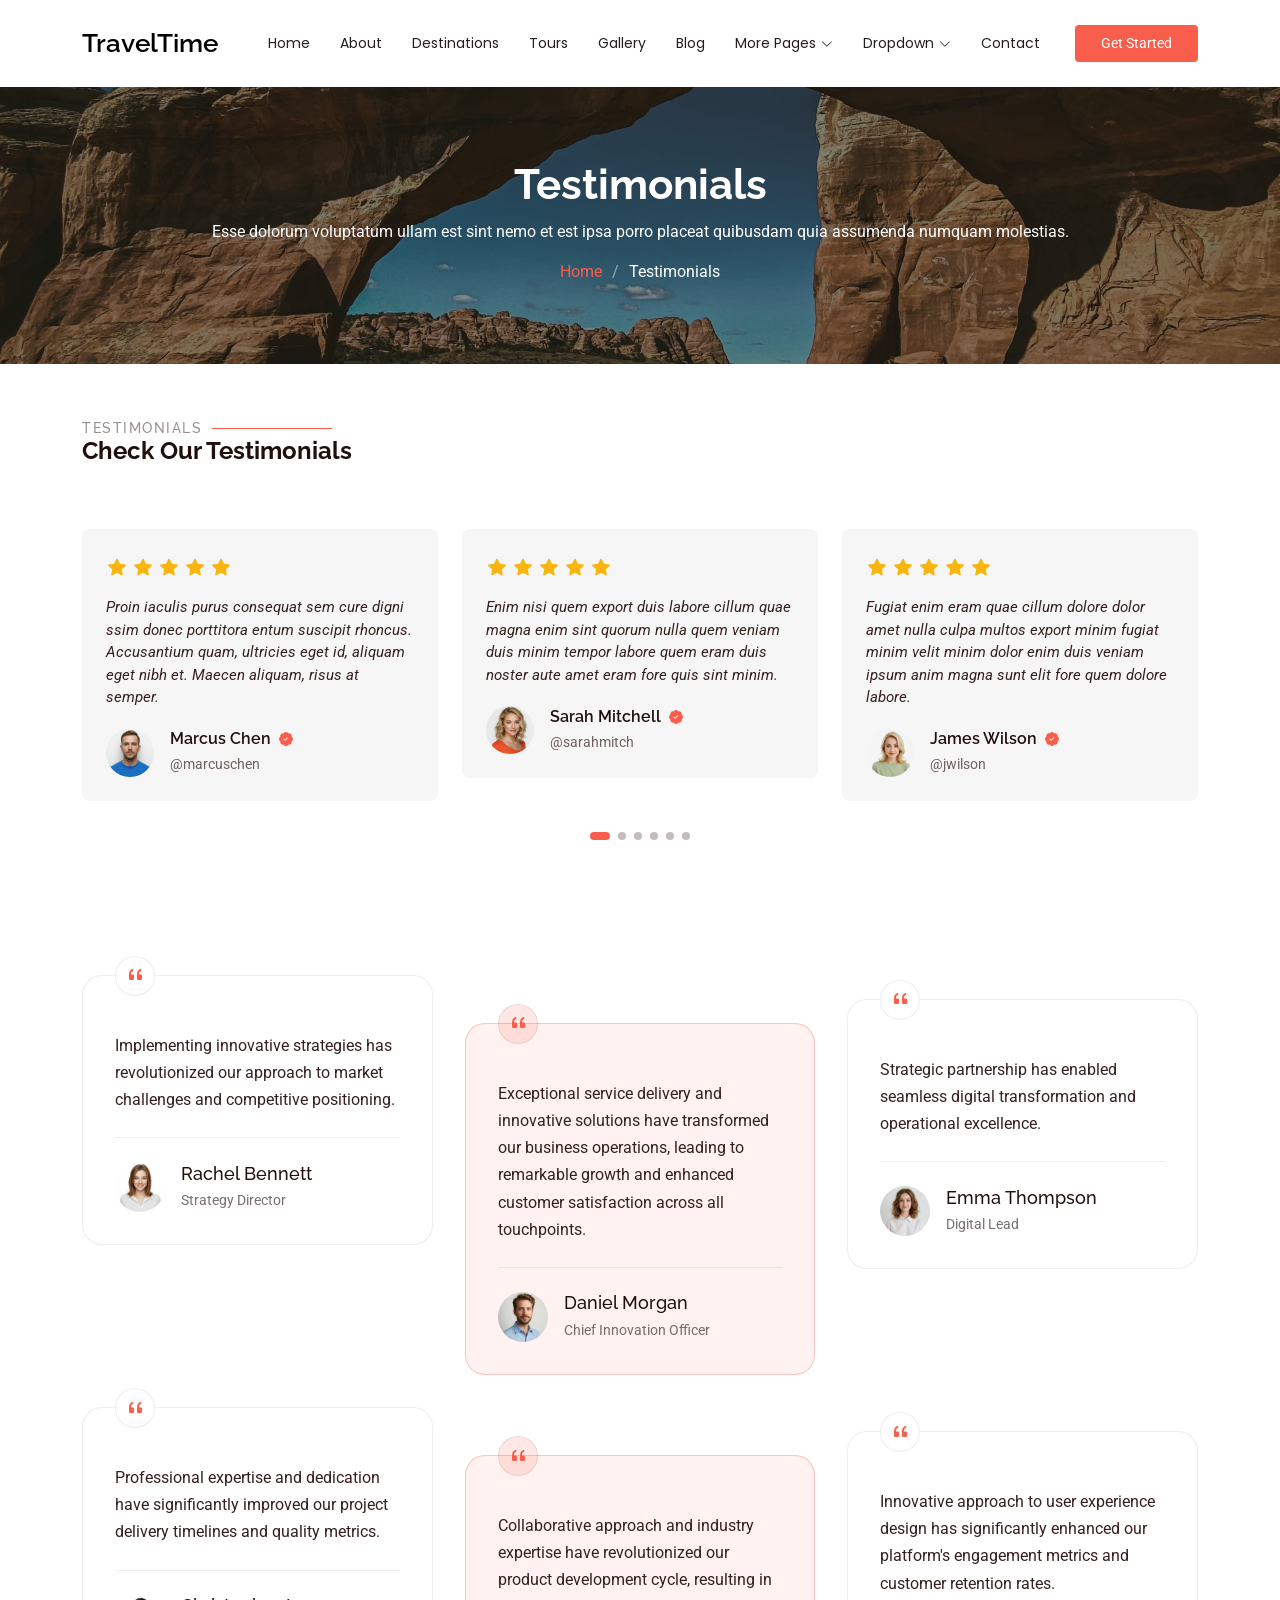
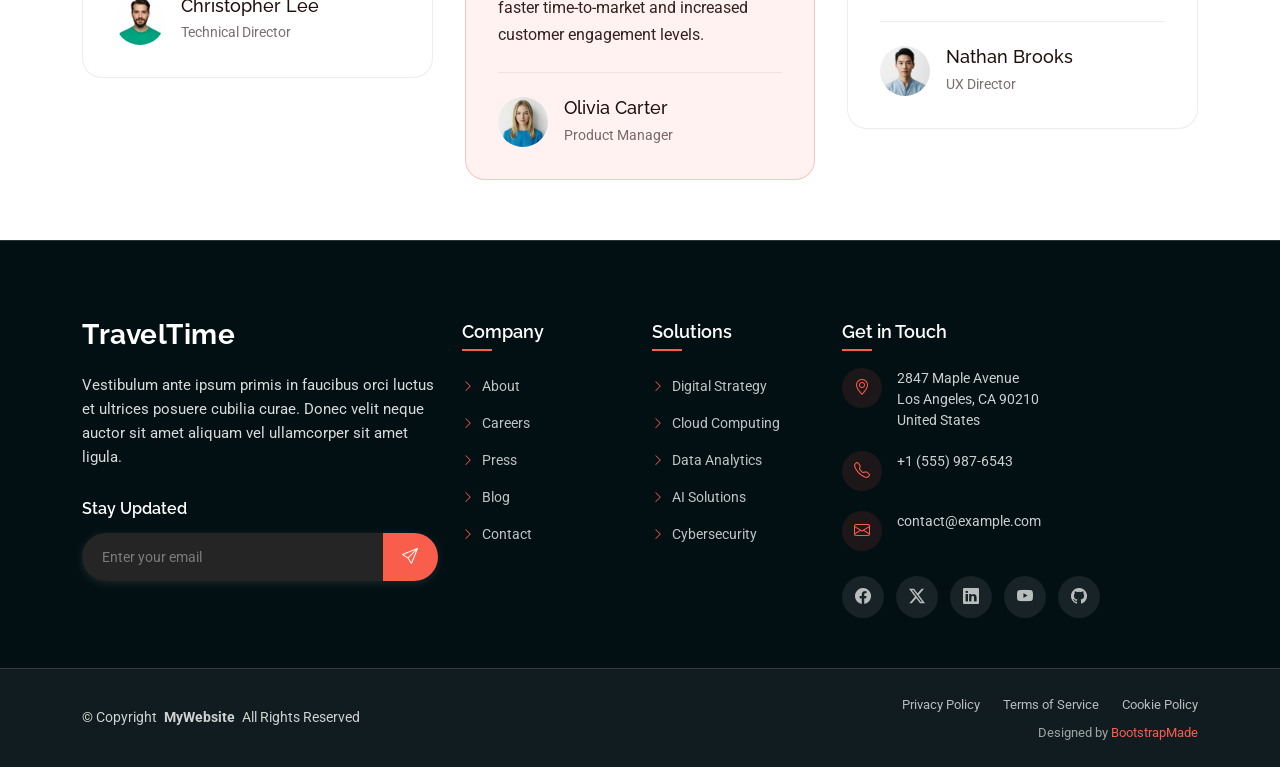
<file: testimonials.html>
<!DOCTYPE html>
<html lang="en">

<head>
  <meta charset="utf-8">
  <meta content="width=device-width, initial-scale=1.0" name="viewport">
  <title>Testimonials - TravelTime Bootstrap Template</title>
  <meta name="description" content="">
  <meta name="keywords" content="">

  <!-- Favicons -->
  <link href="assets/img/favicon.png" rel="icon">
  <link href="assets/img/apple-touch-icon.png" rel="apple-touch-icon">

  <!-- Fonts -->
  <link href="https://fonts.googleapis.com" rel="preconnect">
  <link href="https://fonts.gstatic.com" rel="preconnect" crossorigin>
  <link href="https://fonts.googleapis.com/css2?family=Roboto:ital,wght@0,100;0,300;0,400;0,500;0,700;0,900;1,100;1,300;1,400;1,500;1,700;1,900&family=Poppins:ital,wght@0,100;0,200;0,300;0,400;0,500;0,600;0,700;0,800;0,900;1,100;1,200;1,300;1,400;1,500;1,600;1,700;1,800;1,900&family=Raleway:ital,wght@0,100;0,200;0,300;0,400;0,500;0,600;0,700;0,800;0,900;1,100;1,200;1,300;1,400;1,500;1,600;1,700;1,800;1,900&display=swap" rel="stylesheet">

  <!-- Vendor CSS Files -->
  <link href="assets/vendor/bootstrap/css/bootstrap.min.css" rel="stylesheet">
  <link href="assets/vendor/bootstrap-icons/bootstrap-icons.css" rel="stylesheet">
  <link href="assets/vendor/swiper/swiper-bundle.min.css" rel="stylesheet">
  <link href="assets/vendor/glightbox/css/glightbox.min.css" rel="stylesheet">

  <!-- Main CSS File -->
  <link href="assets/css/main.css" rel="stylesheet">

  <!-- =======================================================
  * Template Name: TravelTime
  * Template URL: https://bootstrapmade.com/traveltime-bootstrap-travel-template/
  * Updated: Jul 28 2025 with Bootstrap v5.3.7
  * Author: BootstrapMade.com
  * License: https://bootstrapmade.com/license/
  ======================================================== -->
</head>

<body class="testimonials-page">

  <header id="header" class="header d-flex align-items-center fixed-top">
    <div class="container position-relative d-flex align-items-center justify-content-between">

      <a href="index.html" class="logo d-flex align-items-center me-auto me-xl-0">
        <!-- Uncomment the line below if you also wish to use an image logo -->
        <!-- <img src="assets/img/logo.webp" alt=""> -->
        <h1 class="sitename">TravelTime</h1>
      </a>

      <nav id="navmenu" class="navmenu">
        <ul>
          <li><a href="index.html">Home</a></li>
          <li><a href="about.html">About</a></li>
          <li><a href="destinations.html">Destinations</a></li>
          <li><a href="tours.html">Tours</a></li>
          <li><a href="gallery.html">Gallery</a></li>
          <li><a href="blog.html">Blog</a></li>
          <li class="dropdown"><a href="#"><span>More Pages</span> <i class="bi bi-chevron-down toggle-dropdown"></i></a>
            <ul>
              <li><a href="destination-details.html">Destination Details</a></li>
              <li><a href="tour-details.html">Tour Details</a></li>
              <li><a href="booking.html">Booking</a></li>
              <li><a href="testimonials">Testimonials</a></li>
              <li><a href="faq.html">Frequently Asked Questions</a></li>
              <li><a href="blog-details.html">Blog Details</a></li>
              <li><a href="terms.html">Terms</a></li>
              <li><a href="privacy.html">Privacy</a></li>
              <li><a href="404.html">404</a></li>
            </ul>
          </li>
          <li class="dropdown"><a href="#"><span>Dropdown</span> <i class="bi bi-chevron-down toggle-dropdown"></i></a>
            <ul>
              <li><a href="#">Dropdown 1</a></li>
              <li class="dropdown"><a href="#"><span>Deep Dropdown</span> <i class="bi bi-chevron-down toggle-dropdown"></i></a>
                <ul>
                  <li><a href="#">Deep Dropdown 1</a></li>
                  <li><a href="#">Deep Dropdown 2</a></li>
                  <li><a href="#">Deep Dropdown 3</a></li>
                  <li><a href="#">Deep Dropdown 4</a></li>
                  <li><a href="#">Deep Dropdown 5</a></li>
                </ul>
              </li>
              <li><a href="#">Dropdown 2</a></li>
              <li><a href="#">Dropdown 3</a></li>
              <li><a href="#">Dropdown 4</a></li>
            </ul>
          </li>
          <li><a href="contact.html">Contact</a></li>
        </ul>
        <i class="mobile-nav-toggle d-xl-none bi bi-list"></i>
      </nav>

      <a class="btn-getstarted" href="index.html#about">Get Started</a>

    </div>
  </header>

  <main class="main">

    <!-- Page Title -->
    <div class="page-title dark-background" style="background-image: url(assets/img/travel/showcase-11.webp);">
      <div class="container position-relative">
        <h1>Testimonials</h1>
        <p>Esse dolorum voluptatum ullam est sint nemo et est ipsa porro placeat quibusdam quia assumenda numquam molestias.</p>
        <nav class="breadcrumbs">
          <ol>
            <li><a href="index.html">Home</a></li>
            <li class="current">Testimonials</li>
          </ol>
        </nav>
      </div>
    </div><!-- End Page Title -->

    <!-- Slider Testimonials Section -->
    <section id="slider-testimonials" class="slider-testimonials section">

      <!-- Section Title -->
      <div class="container section-title">
        <h2>Testimonials</h2>
        <div><span>Check Our</span> <span class="description-title">Testimonials</span></div>
      </div><!-- End Section Title -->

      <div class="container">

        <div class="testimonials-14 swiper init-swiper">
          <script type="application/json" class="swiper-config">
            {
              "loop": true,
              "speed": 600,
              "autoplay": {
                "delay": 5000
              },
              "slidesPerView": 3,
              "spaceBetween": 24,
              "pagination": {
                "el": ".swiper-pagination",
                "type": "bullets",
                "clickable": true
              },
              "breakpoints": {
                "320": {
                  "slidesPerView": 1,
                  "spaceBetween": 16
                },
                "768": {
                  "slidesPerView": 2,
                  "spaceBetween": 24
                },
                "1200": {
                  "slidesPerView": 3,
                  "spaceBetween": 24
                }
              }
            }
          </script>

          <div class="swiper-wrapper">

            <!-- Testimonial Item 1 -->
            <div class="swiper-slide">
              <div class="testimonial-item">
                <div class="stars">
                  <i class="bi bi-star-fill"></i>
                  <i class="bi bi-star-fill"></i>
                  <i class="bi bi-star-fill"></i>
                  <i class="bi bi-star-fill"></i>
                  <i class="bi bi-star-fill"></i>
                </div>
                <p>Proin iaculis purus consequat sem cure digni ssim donec porttitora entum suscipit rhoncus. Accusantium quam, ultricies eget id, aliquam eget nibh et. Maecen aliquam, risus at semper.</p>
                <div class="profile">
                  <img src="assets/img/person/person-m-9.webp" class="testimonial-img" alt="" loading="lazy">
                  <div class="info">
                    <h4>Marcus Chen <i class="bi bi-patch-check-fill"></i></h4>
                    <span>@marcuschen</span>
                  </div>
                </div>
              </div>
            </div><!-- End testimonial item -->

            <!-- Testimonial Item 2 -->
            <div class="swiper-slide">
              <div class="testimonial-item">
                <div class="stars">
                  <i class="bi bi-star-fill"></i>
                  <i class="bi bi-star-fill"></i>
                  <i class="bi bi-star-fill"></i>
                  <i class="bi bi-star-fill"></i>
                  <i class="bi bi-star-fill"></i>
                </div>
                <p>Enim nisi quem export duis labore cillum quae magna enim sint quorum nulla quem veniam duis minim tempor labore quem eram duis noster aute amet eram fore quis sint minim.</p>
                <div class="profile">
                  <img src="assets/img/person/person-f-5.webp" class="testimonial-img" alt="" loading="lazy">
                  <div class="info">
                    <h4>Sarah Mitchell <i class="bi bi-patch-check-fill"></i></h4>
                    <span>@sarahmitch</span>
                  </div>
                </div>
              </div>
            </div><!-- End testimonial item -->

            <!-- Testimonial Item 3 -->
            <div class="swiper-slide">
              <div class="testimonial-item">
                <div class="stars">
                  <i class="bi bi-star-fill"></i>
                  <i class="bi bi-star-fill"></i>
                  <i class="bi bi-star-fill"></i>
                  <i class="bi bi-star-fill"></i>
                  <i class="bi bi-star-fill"></i>
                </div>
                <p>Fugiat enim eram quae cillum dolore dolor amet nulla culpa multos export minim fugiat minim velit minim dolor enim duis veniam ipsum anim magna sunt elit fore quem dolore labore.</p>
                <div class="profile">
                  <img src="assets/img/person/person-f-12.webp" class="testimonial-img" alt="" loading="lazy">
                  <div class="info">
                    <h4>James Wilson <i class="bi bi-patch-check-fill"></i></h4>
                    <span>@jwilson</span>
                  </div>
                </div>
              </div>
            </div><!-- End testimonial item -->

            <!-- Testimonial Item 4 -->
            <div class="swiper-slide">
              <div class="testimonial-item">
                <div class="stars">
                  <i class="bi bi-star-fill"></i>
                  <i class="bi bi-star-fill"></i>
                  <i class="bi bi-star-fill"></i>
                  <i class="bi bi-star-fill"></i>
                  <i class="bi bi-star-fill"></i>
                </div>
                <p>Quis quorum aliqua sint quem legam fore sunt eram irure aliqua veniam tempor noster veniam enim culpa labore duis sunt culpa nulla illum cillum fugiat legam esse veniam culpa.</p>
                <div class="profile">
                  <img src="assets/img/person/person-m-12.webp" class="testimonial-img" alt="" loading="lazy">
                  <div class="info">
                    <h4>Emma Rodriguez <i class="bi bi-patch-check-fill"></i></h4>
                    <span>@emmarod</span>
                  </div>
                </div>
              </div>
            </div><!-- End testimonial item -->

            <!-- Testimonial Item 5 -->
            <div class="swiper-slide">
              <div class="testimonial-item">
                <div class="stars">
                  <i class="bi bi-star-fill"></i>
                  <i class="bi bi-star-fill"></i>
                  <i class="bi bi-star-fill"></i>
                  <i class="bi bi-star-fill"></i>
                  <i class="bi bi-star-fill"></i>
                </div>
                <p>Export tempor illum tamen malis malis eram quae irure esse labore quem cillum quid cillum eram malis quorum velit fore eram velit sunt aliqua noster fugiat irure amet legam anim culpa.</p>
                <div class="profile">
                  <img src="assets/img/person/person-m-13.webp" class="testimonial-img" alt="" loading="lazy">
                  <div class="info">
                    <h4>David Kumar <i class="bi bi-patch-check-fill"></i></h4>
                    <span>@davidkumar</span>
                  </div>
                </div>
              </div>
            </div><!-- End testimonial item -->

            <!-- Testimonial Item 6 -->
            <div class="swiper-slide">
              <div class="testimonial-item">
                <div class="stars">
                  <i class="bi bi-star-fill"></i>
                  <i class="bi bi-star-fill"></i>
                  <i class="bi bi-star-fill"></i>
                  <i class="bi bi-star-fill"></i>
                  <i class="bi bi-star-fill"></i>
                </div>
                <p>Texit tempor illum tamen malis malis eram quae irure esse labore quem cillum quid cillum eram malis quorum velit fore eram velit sunt aliqua noster fugiat irure amet legam anim culpa.</p>
                <div class="profile">
                  <img src="assets/img/person/person-f-13.webp" class="testimonial-img" alt="" loading="lazy">
                  <div class="info">
                    <h4>Sophia Lee <i class="bi bi-patch-check-fill"></i></h4>
                    <span>@sophialee</span>
                  </div>
                </div>
              </div>
            </div><!-- End testimonial item -->

          </div>

          <div class="swiper-pagination"></div>

        </div>

      </div>

    </section><!-- /Slider Testimonials Section -->

    <!-- Testimonials Section -->
    <section id="testimonials" class="testimonials section">

      <div class="container">

        <div class="testimonial-masonry">

          <div class="testimonial-item">
            <div class="testimonial-content">
              <div class="quote-pattern">
                <i class="bi bi-quote"></i>
              </div>
              <p>Implementing innovative strategies has revolutionized our approach to market challenges and competitive positioning.</p>
              <div class="client-info">
                <div class="client-image">
                  <img src="assets/img/person/person-f-7.webp" alt="Client">
                </div>
                <div class="client-details">
                  <h3>Rachel Bennett</h3>
                  <span class="position">Strategy Director</span>
                </div>
              </div>
            </div>
          </div>

          <div class="testimonial-item highlight">
            <div class="testimonial-content">
              <div class="quote-pattern">
                <i class="bi bi-quote"></i>
              </div>
              <p>Exceptional service delivery and innovative solutions have transformed our business operations, leading to remarkable growth and enhanced customer satisfaction across all touchpoints.</p>
              <div class="client-info">
                <div class="client-image">
                  <img src="assets/img/person/person-m-7.webp" alt="Client">
                </div>
                <div class="client-details">
                  <h3>Daniel Morgan</h3>
                  <span class="position">Chief Innovation Officer</span>
                </div>
              </div>
            </div>
          </div>

          <div class="testimonial-item">
            <div class="testimonial-content">
              <div class="quote-pattern">
                <i class="bi bi-quote"></i>
              </div>
              <p>Strategic partnership has enabled seamless digital transformation and operational excellence.</p>
              <div class="client-info">
                <div class="client-image">
                  <img src="assets/img/person/person-f-8.webp" alt="Client">
                </div>
                <div class="client-details">
                  <h3>Emma Thompson</h3>
                  <span class="position">Digital Lead</span>
                </div>
              </div>
            </div>
          </div>

          <div class="testimonial-item">
            <div class="testimonial-content">
              <div class="quote-pattern">
                <i class="bi bi-quote"></i>
              </div>
              <p>Professional expertise and dedication have significantly improved our project delivery timelines and quality metrics.</p>
              <div class="client-info">
                <div class="client-image">
                  <img src="assets/img/person/person-m-8.webp" alt="Client">
                </div>
                <div class="client-details">
                  <h3>Christopher Lee</h3>
                  <span class="position">Technical Director</span>
                </div>
              </div>
            </div>
          </div>

          <div class="testimonial-item highlight">
            <div class="testimonial-content">
              <div class="quote-pattern">
                <i class="bi bi-quote"></i>
              </div>
              <p>Collaborative approach and industry expertise have revolutionized our product development cycle, resulting in faster time-to-market and increased customer engagement levels.</p>
              <div class="client-info">
                <div class="client-image">
                  <img src="assets/img/person/person-f-9.webp" alt="Client">
                </div>
                <div class="client-details">
                  <h3>Olivia Carter</h3>
                  <span class="position">Product Manager</span>
                </div>
              </div>
            </div>
          </div>

          <div class="testimonial-item">
            <div class="testimonial-content">
              <div class="quote-pattern">
                <i class="bi bi-quote"></i>
              </div>
              <p>Innovative approach to user experience design has significantly enhanced our platform's engagement metrics and customer retention rates.</p>
              <div class="client-info">
                <div class="client-image">
                  <img src="assets/img/person/person-m-13.webp" alt="Client">
                </div>
                <div class="client-details">
                  <h3>Nathan Brooks</h3>
                  <span class="position">UX Director</span>
                </div>
              </div>
            </div>
          </div>

        </div>

      </div>

    </section><!-- /Testimonials Section -->

  </main>

  <footer id="footer" class="footer position-relative dark-background">

    <div class="container">
      <div class="row gy-5">

        <div class="col-lg-4">
          <div class="footer-content">
            <a href="index.html" class="logo d-flex align-items-center mb-4">
              <span class="sitename">TravelTime</span>
            </a>
            <p class="mb-4">Vestibulum ante ipsum primis in faucibus orci luctus et ultrices posuere cubilia curae. Donec velit neque auctor sit amet aliquam vel ullamcorper sit amet ligula.</p>

            <div class="newsletter-form">
              <h5>Stay Updated</h5>
              <form action="forms/newsletter.php" method="post" class="php-email-form">
                <div class="input-group">
                  <input type="email" name="email" class="form-control" placeholder="Enter your email" required="">
                  <button type="submit" class="btn-subscribe">
                    <i class="bi bi-send"></i>
                  </button>
                </div>
                <div class="loading">Loading</div>
                <div class="error-message"></div>
                <div class="sent-message">Thank you for subscribing!</div>
              </form>
            </div>
          </div>
        </div>

        <div class="col-lg-2 col-6">
          <div class="footer-links">
            <h4>Company</h4>
            <ul>
              <li><a href="#"><i class="bi bi-chevron-right"></i> About</a></li>
              <li><a href="#"><i class="bi bi-chevron-right"></i> Careers</a></li>
              <li><a href="#"><i class="bi bi-chevron-right"></i> Press</a></li>
              <li><a href="#"><i class="bi bi-chevron-right"></i> Blog</a></li>
              <li><a href="#"><i class="bi bi-chevron-right"></i> Contact</a></li>
            </ul>
          </div>
        </div>

        <div class="col-lg-2 col-6">
          <div class="footer-links">
            <h4>Solutions</h4>
            <ul>
              <li><a href="#"><i class="bi bi-chevron-right"></i> Digital Strategy</a></li>
              <li><a href="#"><i class="bi bi-chevron-right"></i> Cloud Computing</a></li>
              <li><a href="#"><i class="bi bi-chevron-right"></i> Data Analytics</a></li>
              <li><a href="#"><i class="bi bi-chevron-right"></i> AI Solutions</a></li>
              <li><a href="#"><i class="bi bi-chevron-right"></i> Cybersecurity</a></li>
            </ul>
          </div>
        </div>

        <div class="col-lg-4">
          <div class="footer-contact">
            <h4>Get in Touch</h4>
            <div class="contact-item">
              <div class="contact-icon">
                <i class="bi bi-geo-alt"></i>
              </div>
              <div class="contact-info">
                <p>2847 Maple Avenue<br>Los Angeles, CA 90210<br>United States</p>
              </div>
            </div>

            <div class="contact-item">
              <div class="contact-icon">
                <i class="bi bi-telephone"></i>
              </div>
              <div class="contact-info">
                <p>+1 (555) 987-6543</p>
              </div>
            </div>

            <div class="contact-item">
              <div class="contact-icon">
                <i class="bi bi-envelope"></i>
              </div>
              <div class="contact-info">
                <p>contact@example.com</p>
              </div>
            </div>

            <div class="social-links">
              <a href="#"><i class="bi bi-facebook"></i></a>
              <a href="#"><i class="bi bi-twitter-x"></i></a>
              <a href="#"><i class="bi bi-linkedin"></i></a>
              <a href="#"><i class="bi bi-youtube"></i></a>
              <a href="#"><i class="bi bi-github"></i></a>
            </div>
          </div>
        </div>

      </div>
    </div>

    <div class="footer-bottom">
      <div class="container">
        <div class="row align-items-center">
          <div class="col-lg-6">
            <div class="copyright">
              <p>© <span>Copyright</span> <strong class="px-1 sitename">MyWebsite</strong> <span>All Rights Reserved</span></p>
            </div>
          </div>
          <div class="col-lg-6">
            <div class="footer-bottom-links">
              <a href="#">Privacy Policy</a>
              <a href="#">Terms of Service</a>
              <a href="#">Cookie Policy</a>
            </div>
            <div class="credits">
              <!-- All the links in the footer should remain intact. -->
              <!-- You can delete the links only if you've purchased the pro version. -->
              <!-- Licensing information: https://bootstrapmade.com/license/ -->
              <!-- Purchase the pro version with working PHP/AJAX contact form: [buy-url] -->
              Designed by <a href="https://bootstrapmade.com/">BootstrapMade</a>
            </div>
          </div>
        </div>
      </div>
    </div>

  </footer>

  <!-- Scroll Top -->
  <a href="#" id="scroll-top" class="scroll-top d-flex align-items-center justify-content-center"><i class="bi bi-arrow-up-short"></i></a>

  <!-- Preloader -->
  <div id="preloader"></div>

  <!-- Vendor JS Files -->
  <script src="assets/vendor/bootstrap/js/bootstrap.bundle.min.js"></script>
  <script src="assets/vendor/php-email-form/validate.js"></script>
  <script src="assets/vendor/purecounter/purecounter_vanilla.js"></script>
  <script src="assets/vendor/swiper/swiper-bundle.min.js"></script>
  <script src="assets/vendor/glightbox/js/glightbox.min.js"></script>
  <script src="assets/vendor/imagesloaded/imagesloaded.pkgd.min.js"></script>
  <script src="assets/vendor/isotope-layout/isotope.pkgd.min.js"></script>

  <!-- Main JS File -->
  <script src="assets/js/main.js"></script>

</body>

</html>
</file>
<file: assets/css/main.css>
/**
* Template Name: TravelTime
* Template URL: https://bootstrapmade.com/traveltime-bootstrap-travel-template/
* Updated: Jul 28 2025 with Bootstrap v5.3.7
* Author: BootstrapMade.com
* License: https://bootstrapmade.com/license/
*/

@charset "UTF-8";

/*--------------------------------------------------------------
# Font & Color Variables
# Help: https://bootstrapmade.com/color-system/
--------------------------------------------------------------*/
/* Fonts */
:root {
  --default-font: "Roboto",  system-ui, -apple-system, "Segoe UI", Roboto, "Helvetica Neue", Arial, "Noto Sans", "Liberation Sans", sans-serif, "Apple Color Emoji", "Segoe UI Emoji", "Segoe UI Symbol", "Noto Color Emoji";
  --heading-font: "Raleway",  sans-serif;
  --nav-font: "Poppins",  sans-serif;
}

/* Global Colors - The following color variables are used throughout the website. Updating them here will change the color scheme of the entire website */
:root { 
  --background-color: #ffffff; /* Background color for the entire website, including individual sections */
  --default-color: #35211f; /* Default color used for the majority of the text content across the entire website */
  --heading-color: #200f0d; /* Color for headings, subheadings and title throughout the website */
  --accent-color: #f95e4d; /* Accent color that represents your brand on the website. It's used for buttons, links, and other elements that need to stand out */
  --surface-color: #ffffff; /* The surface color is used as a background of boxed elements within sections, such as cards, icon boxes, or other elements that require a visual separation from the global background. */
  --contrast-color: #ffffff; /* Contrast color for text, ensuring readability against backgrounds of accent, heading, or default colors. */
}

/* Nav Menu Colors - The following color variables are used specifically for the navigation menu. They are separate from the global colors to allow for more customization options */
:root {
  --nav-color: #261e1e;  /* The default color of the main navmenu links */
  --nav-hover-color: #f95e4d; /* Applied to main navmenu links when they are hovered over or active */
  --nav-mobile-background-color: #322424; /* Used as the background color for mobile navigation menu */
  --nav-dropdown-background-colo#332d2d; /* Used as the background color for dropdown items that appear when hovering over primary navigation items */
  --nav-dropdown-color: #35211f; /* Used for navigation links of the dropdown items in the navigation menu. */
  --nav-dropdown-hover-color: #f95e4d; /* Similar to --nav-hover-color, this color is applied to dropdown navigation links when they are hovered over. */
}

/* Color Presets - These classes override global colors when applied to any section or element, providing reuse of the sam color scheme. */

.light-background {
  --background-color: #faf9f6;
  --surface-color: #ffffff;
}

.dark-background {
  --background-color: #031013;
  --default-color: #ffffff;
  --heading-color: #ffffff;
  --surface-color: #252525;
  --contrast-color: #ffffff;
}

/* Smooth scroll */
:root {
  scroll-behavior: smooth;
}

/*--------------------------------------------------------------
# General Styling & Shared Classes
--------------------------------------------------------------*/
body {
  color: var(--default-color);
  background-color: var(--background-color);
  font-family: var(--default-font);
}

a {
  color: var(--accent-color);
  text-decoration: none;
  transition: 0.3s;
}

a:hover {
  color: color-mix(in srgb, var(--accent-color), transparent 25%);
  text-decoration: none;
}

h1,
h2,
h3,
h4,
h5,
h6 {
  color: var(--heading-color);
  font-family: var(--heading-font);
}

/* PHP Email Form Messages
------------------------------*/
.php-email-form .error-message {
  display: none;
  background: #df1529;
  color: #ffffff;
  text-align: left;
  padding: 15px;
  margin-bottom: 24px;
  font-weight: 600;
}

.php-email-form .sent-message {
  display: none;
  color: #ffffff;
  background: #059652;
  text-align: center;
  padding: 15px;
  margin-bottom: 24px;
  font-weight: 600;
}

.php-email-form .loading {
  display: none;
  background: var(--surface-color);
  text-align: center;
  padding: 15px;
  margin-bottom: 24px;
}

.php-email-form .loading:before {
  content: "";
  display: inline-block;
  border-radius: 50%;
  width: 24px;
  height: 24px;
  margin: 0 10px -6px 0;
  border: 3px solid var(--accent-color);
  border-top-color: var(--surface-color);
  animation: php-email-form-loading 1s linear infinite;
}

@keyframes php-email-form-loading {
  0% {
    transform: rotate(0deg);
  }

  100% {
    transform: rotate(360deg);
  }
}

/*--------------------------------------------------------------
# Global Header
--------------------------------------------------------------*/
.header {
  --background-color: white;
  --default-color: #ffffff;
  --heading-color: #ffffff;
  --surface-color: rgba(0, 0, 0, 0.26);
  color: var(--default-color);
  background-color: var(--background-color);
  padding: 15px 0;
  transition: all 0.5s;
  z-index: 997;
}

.header .logo {
  line-height: 1;
}

.header .logo img {
  max-height: 36px;
  margin-right: 8px;
}

.header .logo h1 {
  font-size: 26px;
  margin: 0;
  font-weight: 600;
  color: black;
}

.header .btn-getstarted,
.header .btn-getstarted:focus {
  color: var(--contrast-color);
  background: var(--accent-color);
  font-size: 14px;
  padding: 8px 26px;
  margin: 0;
  border-radius: 4px;
  transition: 0.3s;
}

.header .btn-getstarted:hover,
.header .btn-getstarted:focus:hover {
  color: var(--contrast-color);
  background: color-mix(in srgb, var(--accent-color), transparent 15%);
}

@media (max-width: 1200px) {
  .header .logo {
    order: 1;
  }

  .header .btn-getstarted {
    order: 2;
    margin: 0 15px 0 0;
    padding: 6px 20px;
  }

  .header .navmenu {
    order: 3;
  }
}

.scrolled .header {
  box-shadow: 0px 0 18px rgba(0, 0, 0, 0.1);
}

/* Global Header on Scroll
------------------------------*/
.scrolled .header {
  --background-color: rgba(226, 213, 213, 0.85);
}

/*--------------------------------------------------------------
# Navigation Menu
--------------------------------------------------------------*/
/* Navmenu - Desktop */
@media (min-width: 1200px) {
  .navmenu {
    padding: 0;
  }

  .navmenu ul {
    margin: 0;
    padding: 0;
    display: flex;
    list-style: none;
    align-items: center;
  }

  .navmenu li {
    position: relative;
  }

  .navmenu a,
  .navmenu a:focus {
    color: var(--nav-color);
    padding: 18px 15px;
    font-size: 14px;
    font-family: var(--nav-font);
    font-weight: 400;
    display: flex;
    align-items: center;
    justify-content: space-between;
    white-space: nowrap;
    transition: 0.3s;
  }

  .navmenu a i,
  .navmenu a:focus i {
    font-size: 12px;
    line-height: 0;
    margin-left: 5px;
    transition: 0.3s;
  }

  .navmenu li:last-child a {
    padding-right: 0;
  }

  .navmenu li:hover>a,
  .navmenu .active,
  .navmenu .active:focus {
    color: var(--nav-hover-color);
  }

  .navmenu .dropdown ul {
    margin: 0;
    padding: 10px 0;
    background:#f95e4d;
    display: block;
    position: absolute;
    visibility: hidden;
    left: 14px;
    top: 130%;
    opacity: 0;
    transition: 0.3s;
    border-radius: 4px;
    z-index: 99;
    box-shadow: 0px 0px 30px rgba(0, 0, 0, 0.1);
  }

  .navmenu .dropdown ul li {
    min-width: 200px;
  }

  .navmenu .dropdown ul a {
    padding: 10px 20px;
    font-size: 15px;
    text-transform: none;
    color: var(--nav-dropdown-color);
  }

  .navmenu .dropdown ul a i {
    font-size: 12px;
  }

  .navmenu .dropdown ul a:hover,
  .navmenu .dropdown ul .active:hover,
  .navmenu .dropdown ul li:hover>a {
    color: var(--nav-dropdown-hover-color);
  }

  .navmenu .dropdown:hover>ul {
    opacity: 1;
    top: 100%;
    visibility: visible;
  }

  .navmenu .dropdown .dropdown ul {
    top: 0;
    left: -90%;
    visibility: hidden;
  }

  .navmenu .dropdown .dropdown:hover>ul {
    opacity: 1;
    top: 0;
    left: -100%;
    visibility: visible;
  }
}

/* Navmenu - Mobile */
@media (max-width: 1199px) {
  .mobile-nav-toggle {
    color: var(--nav-color);
    font-size: 28px;
    line-height: 0;
    margin-right: 10px;
    cursor: pointer;
    transition: color 0.3s;
  }

  .navmenu {
    padding: 0;
    z-index: 9997;
  }

  .navmenu ul {
    display: none;
    list-style: none;
    position: absolute;
    inset: 60px 20px 20px 20px;
    padding: 10px 0;
    margin: 0;
    border-radius: 6px;
    background-color: var(--nav-mobile-background-color);
    overflow-y: auto;
    transition: 0.3s;
    z-index: 9998;
    box-shadow: 0px 0px 30px rgba(0, 0, 0, 0.1);
  }

  .navmenu a,
  .navmenu a:focus {
    color: var(--nav-dropdown-color);
    padding: 10px 20px;
    font-family: var(--nav-font);
    font-size: 17px;
    font-weight: 500;
    display: flex;
    align-items: center;
    justify-content: space-between;
    white-space: nowrap;
    transition: 0.3s;
  }

  .navmenu a i,
  .navmenu a:focus i {
    font-size: 12px;
    line-height: 0;
    margin-left: 5px;
    width: 30px;
    height: 30px;
    display: flex;
    align-items: center;
    justify-content: center;
    border-radius: 50%;
    transition: 0.3s;
    background-color: color-mix(in srgb, var(--accent-color), transparent 90%);
  }

  .navmenu a i:hover,
  .navmenu a:focus i:hover {
    background-color: var(--accent-color);
    color: var(--contrast-color);
  }

  .navmenu a:hover,
  .navmenu .active,
  .navmenu .active:focus {
    color: var(--nav-dropdown-hover-color);
  }

  .navmenu .active i,
  .navmenu .active:focus i {
    background-color: var(--accent-color);
    color: var(--contrast-color);
    transform: rotate(180deg);
  }

  .navmenu .dropdown ul {
    position: static;
    display: none;
    z-index: 99;
    padding: 10px 0;
    margin: 10px 20px;
    background-color: var(--nav-dropdown-background-color);
    border: 1px solid color-mix(in srgb, var(--default-color), transparent 90%);
    box-shadow: none;
    transition: all 0.5s ease-in-out;
  }

  .navmenu .dropdown ul ul {
    background-color: rgba(33, 37, 41, 0.1);
  }

  .navmenu .dropdown>.dropdown-active {
    display: block;
    background-color: rgba(33, 37, 41, 0.03);
  }

  .mobile-nav-active {
    overflow: hidden;
  }

  .mobile-nav-active .mobile-nav-toggle {
    color: #fff;
    position: absolute;
    font-size: 32px;
    top: 15px;
    right: 15px;
    margin-right: 0;
    z-index: 9999;
  }

  .mobile-nav-active .navmenu {
    position: fixed;
    overflow: hidden;
    inset: 0;
    background: rgba(33, 37, 41, 0.8);
    transition: 0.3s;
  }

  .mobile-nav-active .navmenu>ul {
    display: block;
  }
}

/*--------------------------------------------------------------
# Global Footer
--------------------------------------------------------------*/
.footer {
  color: var(--default-color);
  background: var(--background-color);
  font-size: 14px;
  padding: 80px 0 0;
  position: relative;
  border-top: 1px solid color-mix(in srgb, var(--default-color), transparent 85%);
}

.footer .footer-content .logo {
  line-height: 1;
}

.footer .footer-content .logo span {
  color: var(--heading-color);
  font-size: 28px;
  font-weight: 700;
  letter-spacing: 0.5px;
  font-family: var(--heading-font);
}

.footer .footer-content p {
  font-size: 15px;
  line-height: 1.6;
  color: color-mix(in srgb, var(--default-color), transparent 15%);
}

.footer .newsletter-form {
  margin-top: 30px;
}

.footer .newsletter-form h5 {
  color: var(--heading-color);
  font-size: 16px;
  font-weight: 600;
  margin-bottom: 15px;
  font-family: var(--heading-font);
}

.footer .newsletter-form .input-group {
  position: relative;
  display: flex;
  border-radius: 50px;
  overflow: hidden;
  box-shadow: 0 2px 10px color-mix(in srgb, var(--default-color), transparent 90%);
}

.footer .newsletter-form input[type=email] {
  flex: 1;
  padding: 12px 20px;
  border: none;
  background-color: var(--surface-color);
  color: var(--default-color);
  font-size: 14px;
}

.footer .newsletter-form input[type=email]:focus {
  outline: none;
  box-shadow: none;
}

.footer .newsletter-form input[type=email]::placeholder {
  color: color-mix(in srgb, var(--default-color), transparent 60%);
}

.footer .newsletter-form .btn-subscribe {
  background-color: var(--accent-color);
  color: var(--contrast-color);
  border: none;
  padding: 12px 20px;
  cursor: pointer;
  transition: 0.3s;
}

.footer .newsletter-form .btn-subscribe:hover {
  background-color: color-mix(in srgb, var(--accent-color), black 10%);
}

.footer .newsletter-form .btn-subscribe i {
  font-size: 16px;
}

.footer .newsletter-form .loading,
.footer .newsletter-form .error-message,
.footer .newsletter-form .sent-message {
  font-size: 13px;
  margin-top: 8px;
}

.footer h4 {
  color: var(--heading-color);
  font-size: 18px;
  font-weight: 600;
  margin-bottom: 25px;
  position: relative;
  font-family: var(--heading-font);
}

.footer h4:after {
  content: "";
  position: absolute;
  left: 0;
  bottom: -8px;
  width: 30px;
  height: 2px;
  background-color: var(--accent-color);
}

.footer .footer-links ul {
  list-style: none;
  padding: 0;
  margin: 0;
}

.footer .footer-links ul li {
  padding: 8px 0;
  display: flex;
  align-items: center;
  transition: 0.3s;
}

.footer .footer-links ul li:hover {
  transform: translateX(5px);
}

.footer .footer-links ul a {
  color: color-mix(in srgb, var(--default-color), transparent 25%);
  text-decoration: none;
  display: flex;
  align-items: center;
  font-size: 14px;
  transition: 0.3s;
}

.footer .footer-links ul a:hover {
  color: var(--accent-color);
}

.footer .footer-links ul a i {
  margin-right: 8px;
  font-size: 12px;
  color: var(--accent-color);
}

.footer .footer-contact .contact-item {
  display: flex;
  align-items: flex-start;
  margin-bottom: 20px;
}

.footer .footer-contact .contact-item .contact-icon {
  width: 40px;
  height: 40px;
  background-color: color-mix(in srgb, var(--accent-color), transparent 90%);
  border-radius: 50%;
  display: flex;
  align-items: center;
  justify-content: center;
  margin-right: 15px;
  flex-shrink: 0;
}

.footer .footer-contact .contact-item .contact-icon i {
  color: var(--accent-color);
  font-size: 16px;
}

.footer .footer-contact .contact-item .contact-info p {
  margin: 0;
  color: color-mix(in srgb, var(--default-color), transparent 20%);
  font-size: 14px;
  line-height: 1.5;
}

.footer .social-links {
  display: flex;
  gap: 12px;
  margin-top: 25px;
}

.footer .social-links a {
  width: 42px;
  height: 42px;
  background-color: color-mix(in srgb, var(--default-color), transparent 92%);
  color: color-mix(in srgb, var(--default-color), transparent 30%);
  display: flex;
  align-items: center;
  justify-content: center;
  border-radius: 50%;
  transition: 0.3s;
  text-decoration: none;
}

.footer .social-links a:hover {
  background-color: var(--accent-color);
  color: var(--contrast-color);
  transform: translateY(-3px);
}

.footer .social-links a i {
  font-size: 16px;
}

.footer .footer-bottom {
  margin-top: 50px;
  padding: 25px 0;
  background-color: color-mix(in srgb, var(--default-color), transparent 95%);
  border-top: 1px solid color-mix(in srgb, var(--default-color), transparent 85%);
}

.footer .footer-bottom .copyright p {
  margin: 0;
  font-size: 14px;
  color: color-mix(in srgb, var(--default-color), transparent 20%);
}

@media (max-width: 991px) {
  .footer .footer-bottom .copyright p {
    text-align: center;
    margin-bottom: 15px;
  }
}

.footer .footer-bottom .footer-bottom-links {
  text-align: right;
  margin-bottom: 8px;
}

@media (max-width: 991px) {
  .footer .footer-bottom .footer-bottom-links {
    text-align: center;
    margin-bottom: 10px;
  }
}

.footer .footer-bottom .footer-bottom-links a {
  color: color-mix(in srgb, var(--default-color), transparent 30%);
  font-size: 13px;
  margin-left: 20px;
  text-decoration: none;
}

.footer .footer-bottom .footer-bottom-links a:first-child {
  margin-left: 0;
}

.footer .footer-bottom .footer-bottom-links a:hover {
  color: var(--accent-color);
}

@media (max-width: 991px) {
  .footer .footer-bottom .footer-bottom-links a {
    margin: 0 10px;
  }
}

.footer .footer-bottom .credits {
  text-align: right;
  font-size: 13px;
  color: color-mix(in srgb, var(--default-color), transparent 40%);
}

@media (max-width: 991px) {
  .footer .footer-bottom .credits {
    text-align: center;
  }
}

.footer .footer-bottom .credits a {
  color: var(--accent-color);
  text-decoration: none;
}

.footer .footer-bottom .credits a:hover {
  text-decoration: underline;
}

@media (max-width: 768px) {
  .footer {
    padding: 60px 0 0;
  }

  .footer .footer-content {
    text-align: center;
    margin-bottom: 40px;
  }

  .footer .footer-links,
  .footer .footer-contact {
    margin-bottom: 40px;
  }
}

input[type=text],
input[type=email],
textarea {
  color: var(--default-color);
  background-color: var(--surface-color);
  font-size: 14px;
  border-color: color-mix(in srgb, var(--default-color), transparent 80%);
}

input[type=text]:focus,
input[type=email]:focus,
textarea:focus {
  border-color: var(--accent-color);
}

input[type=text]::placeholder,
input[type=email]::placeholder,
textarea::placeholder {
  color: color-mix(in srgb, var(--default-color), transparent 70%);
}

/*--------------------------------------------------------------
# Preloader
--------------------------------------------------------------*/
#preloader {
  position: fixed;
  inset: 0;
  z-index: 9999;
  overflow: hidden;
  background-color: var(--background-color);
  transition: all 0.6s ease-out;
}

#preloader:before {
  content: "";
  position: fixed;
  top: calc(50% - 30px);
  left: calc(50% - 30px);
  border: 6px solid var(--accent-color);
  border-top-color: color-mix(in srgb, var(--accent-color), transparent 90%);
  border-radius: 50%;
  width: 60px;
  height: 60px;
  animation: animate-preloader 1s linear infinite;
}

@keyframes animate-preloader {
  0% {
    transform: rotate(0deg);
  }

  100% {
    transform: rotate(360deg);
  }
}

/*--------------------------------------------------------------
# Scroll Top Button
--------------------------------------------------------------*/
.scroll-top {
  position: fixed;
  visibility: hidden;
  opacity: 0;
  right: 15px;
  bottom: -15px;
  z-index: 99999;
  background-color: var(--accent-color);
  width: 44px;
  height: 44px;
  border-radius: 50px;
  transition: all 0.4s;
}

.scroll-top i {
  font-size: 24px;
  color: var(--contrast-color);
  line-height: 0;
}

.scroll-top:hover {
  background-color: color-mix(in srgb, var(--accent-color), transparent 20%);
  color: var(--contrast-color);
}

.scroll-top.active {
  visibility: visible;
  opacity: 1;
  bottom: 15px;
}

/*--------------------------------------------------------------
# Global Page Titles & Breadcrumbs
--------------------------------------------------------------*/
.page-title {
  color: var(--default-color);
  background-color: var(--background-color);
  background-size: cover;
  background-position: center;
  background-repeat: no-repeat;
  padding: 160px 0 80px 0;
  text-align: center;
  position: relative;
}

.page-title:before {
  content: "";
  background-color: color-mix(in srgb, var(--background-color), transparent 50%);
  position: absolute;
  inset: 0;
}

.page-title h1 {
  font-size: 42px;
  font-weight: 700;
  margin-bottom: 10px;
}

.page-title .breadcrumbs ol {
  display: flex;
  flex-wrap: wrap;
  list-style: none;
  justify-content: center;
  padding: 0;
  margin: 0;
  font-size: 16px;
  font-weight: 400;
}

.page-title .breadcrumbs ol li+li {
  padding-left: 10px;
}

.page-title .breadcrumbs ol li+li::before {
  content: "/";
  display: inline-block;
  padding-right: 10px;
  color: color-mix(in srgb, var(--default-color), transparent 50%);
}

/*--------------------------------------------------------------
# Global Sections
--------------------------------------------------------------*/
section,
.section {
  color: var(--default-color);
  background-color: var(--background-color);
  padding: 60px 0;
  scroll-margin-top: 90px;
  overflow: clip;
}

@media (max-width: 1199px) {

  section,
  .section {
    scroll-margin-top: 66px;
  }
}

/*--------------------------------------------------------------
# Global Section Titles
--------------------------------------------------------------*/
.section-title {
  padding-bottom: 60px;
  position: relative;
}

.section-title h2 {
  font-size: 14px;
  font-weight: 500;
  padding: 0;
  line-height: 1px;
  margin: 0;
  letter-spacing: 1.5px;
  text-transform: uppercase;
  color: color-mix(in srgb, var(--default-color), transparent 50%);
  position: relative;
}

.section-title h2::after {
  content: "";
  width: 120px;
  height: 1px;
  display: inline-block;
  background: var(--accent-color);
  margin: 4px 10px;
}

.section-title div {
  color: var(--heading-color);
  margin: 0;
  font-size: 24px;
  font-weight: 700;
  font-family: var(--heading-font);
}

/*--------------------------------------------------------------
# Travel Hero Section
--------------------------------------------------------------*/
.travel-hero {
  background: linear-gradient(color-mix(in srgb, white, transparent 100%), color-mix(in srgb, var(--background-color), transparent 100%)), url("../img/travel/travel\ 4.webp") center center no-repeat;
  background-size: cover;
  padding: 120px 0;
  min-height: 80vh;
  display: grid;
  place-content: center;
}

.travel-hero .content h1 {
  font-size: 3.5rem;
  font-weight: 700;
  margin-bottom: 1.5rem;
}

.travel-hero .content .lead {
  font-size: 1.30rem;
  max-width: 600px;
  color: black;
  font-weight: bold;
}

.travel-hero .btn {
  padding: 12px 30px;
  border-radius: 50px;
  font-weight: 600;
  transition: all 0.3s ease;
}

.travel-hero .btn.btn-primary {
  background-color: var(--accent-color);
  border: 2px solid var(--accent-color);
  color: var(--contrast-color);
}

.travel-hero .btn.btn-primary:hover {
  transform: translateY(-3px);
  box-shadow: 0 10px 20px rgba(0, 0, 0, 0.2);
}

.travel-hero .btn.btn-outline-light {
  background-color: transparent;
  border: 2px solid var(--accent-color);
  color: var(--accent-color);
}

.travel-hero .btn.btn-outline-light:hover {
  transform: translateY(-3px);
  box-shadow: 0 10px 20px rgba(0, 0, 0, 0.1);
}

.travel-hero .booking-form {
  background-color: color-mix(in srgb, var(--surface-color), transparent 10%);
  border-radius: 15px;
  padding: 30px;
  box-shadow: 0 10px 30px rgba(0, 0, 0, 0.15);
}

.travel-hero .booking-form label {
  font-weight: 600;
  color: var(--heading-color);
  margin-bottom: 8px;
}

.travel-hero .booking-form .form-control {
  border: 1px solid color-mix(in srgb, var(--default-color), transparent 80%);
  border-radius: 8px;
  padding: 12px 15px;
  height: auto;
  background-color: transparent;
  color: var(--default-color);
}

.travel-hero .booking-form .form-control:focus {
  border-color: var(--accent-color);
  box-shadow: none;
}

.travel-hero .booking-form .form-control::placeholder {
  color: color-mix(in srgb, var(--default-color), transparent 50%);
}

.travel-hero .booking-form .btn-accent {
  background-color: var(--accent-color);
  border: none;
  color: var(--contrast-color);
  padding: 12px;
  font-weight: 600;
  border-radius: 8px;
}

.travel-hero .booking-form .btn-accent:hover {
  background-color: color-mix(in srgb, var(--accent-color), transparent 20%);
  transform: translateY(-2px);
  box-shadow: 0 5px 15px rgba(0, 0, 0, 0.1);
}

@media (max-width: 992px) {
  .travel-hero {
    padding: 80px 0;
  }

  .travel-hero .content h1 {
    font-size: 2.5rem;
  }
}

@media (max-width: 768px) {
  .travel-hero .content {
    text-align: center;
  }

  .travel-hero .content h1 {
    font-size: 2rem;
  }

  .travel-hero .content .lead {
    font-size: 1rem;
  }

  .travel-hero .d-flex {
    justify-content: center !important;
  }
}

/*--------------------------------------------------------------
# Why Us Section
--------------------------------------------------------------*/
.why-us .content-grid {
  margin-bottom: 5rem;
}

@media (max-width: 768px) {
  .why-us .content-grid {
    margin-bottom: 3rem;
  }
}

.why-us .about-block {
  background: var(--surface-color);
  padding: 3rem;
  border-radius: 20px;
  height: 100%;
  border: 1px solid color-mix(in srgb, var(--default-color), transparent 90%);
  transition: all 0.3s ease;
}

.why-us .about-block:hover {
  transform: translateY(-5px);
  box-shadow: 0 15px 40px rgba(0, 0, 0, 0.1);
}

.why-us .about-block .about-header {
  margin-bottom: 2rem;
}

.why-us .about-block .about-header h3 {
  font-size: 2rem;
  font-weight: 700;
  margin-top: 1rem;
  line-height: 1.3;
}

.why-us .about-block .about-content p {
  font-size: 1.1rem;
  line-height: 1.7;
  margin-bottom: 1.5rem;
  color: color-mix(in srgb, var(--default-color), transparent 15%);
}

.why-us .about-block .feature-list {
  margin-top: 2rem;
}

.why-us .about-block .feature-list .feature-item {
  display: flex;
  align-items: center;
  gap: 1rem;
  margin-bottom: 1rem;
}

.why-us .about-block .feature-list .feature-item i {
  color: var(--accent-color);
  font-size: 1.1rem;
  flex-shrink: 0;
}

.why-us .about-block .feature-list .feature-item span {
  font-size: 1rem;
  line-height: 1.5;
}

@media (max-width: 768px) {
  .why-us .about-block {
    padding: 2rem;
    margin-bottom: 2rem;
  }

  .why-us .about-block .about-header h3 {
    font-size: 1.6rem;
  }
}

.why-us .section-badge {
  display: inline-block;
  background: color-mix(in srgb, var(--accent-color), transparent 85%);
  color: var(--accent-color);
  padding: 0.5rem 1.5rem;
  border-radius: 50px;
  font-size: 0.9rem;
  font-weight: 600;
  text-transform: uppercase;
  letter-spacing: 0.5px;
}

.why-us .image-showcase {
  position: relative;
  height: 100%;
}

.why-us .image-showcase .main-image {
  position: relative;
  height: 100%;
  min-height: 400px;
}

.why-us .image-showcase .main-image img {
  height: 100%;
  object-fit: cover;
}

.why-us .image-showcase .main-image .overlay-badge {
  position: absolute;
  top: 20px;
  right: 20px;
  background: var(--surface-color);
  padding: 1rem 1.5rem;
  border-radius: 15px;
  box-shadow: 0 10px 30px rgba(0, 0, 0, 0.1);
}

.why-us .image-showcase .main-image .overlay-badge .badge-content {
  display: flex;
  align-items: center;
  gap: 1rem;
}

.why-us .image-showcase .main-image .overlay-badge .badge-content i {
  font-size: 1.5rem;
  color: var(--accent-color);
}

.why-us .image-showcase .main-image .overlay-badge .badge-content .badge-text strong {
  display: block;
  font-size: 0.9rem;
  font-weight: 600;
  color: var(--heading-color);
}

.why-us .image-showcase .main-image .overlay-badge .badge-content .badge-text span {
  font-size: 0.8rem;
  color: color-mix(in srgb, var(--default-color), transparent 30%);
}

.why-us .image-showcase .floating-{
  position: absolute;
  bottom: -20px;
  left: 20px;
  background: var(--surface-color);
  padding: 1rem;
  border-radius: 12px;
  box-shadow: 0 15px 40px rgba(0, 0, 0, 0.15);
  display: flex;
  align-items: center;
  gap: 1rem;
  min-width: 200px;
}

.why-us .image-showcase .floating-card img {
  width: 50px;
  height: 50px;
  object-fit: cover;
}

.why-us .image-showcase .floating-card .card-content .rating {
  display: flex;
  align-items: center;
  gap: 0.2rem;
  margin-bottom: 0.5rem;
}

.why-us .image-showcase .floating-card .card-content .rating i {
  color: #ffc107;
  font-size: 0.8rem;
}

.why-us .image-showcase .floating-card .card-content .rating span {
  font-size: 0.8rem;
  font-weight: 600;
  margin-left: 0.5rem;
}

.why-us .image-showcase .floating-card .card-content p {
  margin: 0;
  font-size: 0.85rem;
  color: color-mix(in srgb, var(--default-color), transparent 20%);
}

@media (max-width: 768px) {
  .why-us .image-showcase .main-image {
    min-height: 300px;
  }

  .why-us .image-showcase .overlay-badge {
    top: 15px;
    right: 15px;
    padding: 0.8rem 1rem;
  }

  .why-us .image-showcase .floating-card {
    position: static;
    margin-top: 1rem;
    transform: none;
  }
}

.why-us .why-choose-wrapper {
  margin-top: 6rem;
}

.why-us .why-choose-wrapper .section-header {
  margin-bottom: 4rem;
}

.why-us .why-choose-wrapper .section-header h3 {
  font-size: 2.5rem;
  font-weight: 700;
  margin: 1rem 0 1.5rem;
  line-height: 1.2;
}

@media (max-width: 768px) {
  .why-us .why-choose-wrapper .section-header h3 {
    font-size: 2rem;
  }
}

.why-us .why-choose-wrapper .section-header p {
  font-size: 1.1rem;
  color: color-mix(in srgb, var(--default-color), transparent 20%);
  max-width: 600px;
  margin: 0 auto;
}

@media (max-width: 768px) {
  .why-us .why-choose-wrapper {
    margin-top: 4rem;
  }

  .why-us .why-choose-wrapper .section-header {
    margin-bottom: 2.5rem;
  }
}

.why-us .feature-box {
  text-align: center;
  padding: 2rem;
  border-radius: 16px;
  background: var(--surface-color);
  border: 2px solid transparent;
  transition: all 0.3s ease;
  height: 100%;
}

.why-us .feature-box:hover {
  border-color: var(--accent-color);
  transform: translateY(-8px);
  box-shadow: 0 20px 40px rgba(0, 0, 0, 0.1);
}

.why-us .feature-box:hover .feature-icon-wrapper {
  transform: scale(1.1);
}

.why-us .feature-box:hover .feature-icon-wrapper .feature-icon {
  background: var(--accent-color);
  color: var(--contrast-color);
}

.why-us .feature-box .feature-icon-wrapper {
  margin-bottom: 1.5rem;
  transition: transform 0.3s ease;
}

.why-us .feature-box .feature-icon-wrapper .feature-icon {
  width: 70px;
  height: 70px;
  background: color-mix(in srgb, var(--accent-color), transparent 90%);
  color: var(--accent-color);
  border-radius: 50%;
  display: flex;
  align-items: center;
  justify-content: center;
  margin: 0 auto;
  font-size: 1.5rem;
  transition: all 0.3s ease;
}

.why-us .feature-box h4 {
  font-size: 1.3rem;
  font-weight: 600;
  margin-bottom: 1rem;
  color: var(--heading-color);
}

.why-us .feature-box p {
  font-size: 1rem;
  line-height: 1.6;
  color: color-mix(in srgb, var(--default-color), transparent 25%);
  margin: 0;
}

@media (max-width: 768px) {
  .why-us .feature-box {
    padding: 1.5rem;
  }

  .why-us .feature-box .feature-icon-wrapper .feature-icon {
    width: 60px;
    height: 60px;
    font-size: 1.3rem;
  }

  .why-us .feature-box h4 {
    font-size: 1.2rem;
  }
}

/*--------------------------------------------------------------
# Featured Destinations Section
--------------------------------------------------------------*/
.featured-destinations .destination-card {
  background: var(--surface-color);
  border-radius: 12px;
  overflow: hidden;
  box-shadow: 0 4px 20px rgba(0, 0, 0, 0.08);
  transition: all 0.3s ease;
  height: 100%;
}

.featured-destinations .destination-card:hover {
  transform: translateY(-8px);
  box-shadow: 0 8px 30px rgba(0, 0, 0, 0.15);
}

.featured-destinations .destination-card:hover .image-wrapper img {
  transform: scale(1.05);
}

.featured-destinations .destination-card:hover .explore-btn {
  background: var(--accent-color);
  color: var(--contrast-color);
  transform: translateX(5px);
}

.featured-destinations .image-wrapper {
  position: relative;
  height: 220px;
  overflow: hidden;
}

.featured-destinations .image-wrapper img {
  width: 100%;
  height: 100%;
  object-fit: cover;
  transition: transform 0.3s ease;
}

.featured-destinations .image-wrapper .overlay {
  position: absolute;
  top: 0;
  left: 0;
  width: 100%;
  height: 100%;
  background: linear-gradient(45deg, rgba(0, 0, 0, 0.3), transparent 50%);
}

.featured-destinations .image-wrapper .badge {
  position: absolute;
  top: 15px;
  left: 15px;
  background: var(--accent-color);
  color: var(--contrast-color);
  padding: 4px 12px;
  border-radius: 15px;
  font-size: 12px;
  font-weight: 600;
  text-transform: uppercase;
  letter-spacing: 0.5px;
}

.featured-destinations .image-wrapper .badge.featured {
  background: #ff6b35;
}

.featured-destinations .image-wrapper .badge.new {
  background: #28a745;
}

.featured-destinations .content {
  padding: 20px;
  display: flex;
  flex-direction: column;
  height: calc(100% - 220px);
}

.featured-destinations .content h4 {
  font-size: 18px;
  font-weight: 700;
  margin-bottom: 10px;
  color: var(--heading-color);
}

.featured-destinations .content p {
  font-size: 14px;
  line-height: 1.6;
  color: var(--default-color);
  margin-bottom: 15px;
  flex-grow: 1;
}

.featured-destinations .features {
  margin-bottom: 20px;
}

.featured-destinations .features .feature-tag {
  display: inline-block;
  background: color-mix(in srgb, var(--accent-color), transparent 90%);
  color: var(--accent-color);
  font-size: 11px;
  font-weight: 600;
  padding: 3px 8px;
  border-radius: 10px;
  margin-right: 6px;
  margin-bottom: 4px;
  text-transform: uppercase;
  letter-spacing: 0.3px;
}

.featured-destinations .card-footer {
  display: flex;
  align-items: center;
  justify-content: space-between;
  margin-top: auto;
}

.featured-destinations .card-footer .tours-count {
  font-size: 12px;
  color: color-mix(in srgb, var(--default-color), transparent 40%);
  font-weight: 500;
}

.featured-destinations .card-footer .explore-btn {
  background: transparent;
  border: 1px solid color-mix(in srgb, var(--accent-color), transparent 70%);
  color: var(--accent-color);
  padding: 6px 16px;
  border-radius: 20px;
  font-size: 12px;
  font-weight: 600;
  text-decoration: none;
  transition: all 0.3s ease;
  display: flex;
  align-items: center;
  gap: 5px;
}

.featured-destinations .card-footer .explore-btn i {
  font-size: 10px;
  transition: transform 0.3s ease;
}

.featured-destinations .destinations-cta {
  margin-top: 60px;
  padding: 40px;
  background: linear-gradient(135deg, color-mix(in srgb, var(--accent-color), transparent 95%) 0%, color-mix(in srgb, var(--accent-color), transparent 90%) 100%);
  border-radius: 16px;
  text-align: center;
}

.featured-destinations .destinations-cta h3 {
  font-size: 28px;
  font-weight: 700;
  margin-bottom: 15px;
  color: var(--heading-color);
}

.featured-destinations .destinations-cta p {
  font-size: 16px;
  color: var(--default-color);
  margin-bottom: 30px;
  max-width: 600px;
  margin-left: auto;
  margin-right: auto;
}

.featured-destinations .destinations-cta .cta-buttons {
  display: flex;
  gap: 15px;
  justify-content: center;
  flex-wrap: wrap;
}

.featured-destinations .destinations-cta .btn {
  padding: 12px 30px;
  border-radius: 25px;
  font-weight: 600;
  text-decoration: none;
  transition: all 0.3s ease;
  border: 2px solid;
}

.featured-destinations .destinations-cta .btn.btn-primary {
  background: var(--accent-color);
  color: var(--contrast-color);
  border-color: var(--accent-color);
}

.featured-destinations .destinations-cta .btn.btn-primary:hover {
  background: color-mix(in srgb, var(--accent-color), black 10%);
  border-color: color-mix(in srgb, var(--accent-color), black 10%);
  transform: translateY(-2px);
}

.featured-destinations .destinations-cta .btn.btn-outline {
  background: transparent;
  color: var(--accent-color);
  border-color: var(--accent-color);
}

.featured-destinations .destinations-cta .btn.btn-outline:hover {
  background: var(--accent-color);
  color: var(--contrast-color);
  transform: translateY(-2px);
}

@media (max-width: 768px) {
  .featured-destinations .destination-card .image-wrapper {
    height: 200px;
  }

  .featured-destinations .destination-card .content {
    height: calc(100% - 200px);
    padding: 16px;
  }

  .featured-destinations .destination-card .content h4 {
    font-size: 16px;
  }

  .featured-destinations .destination-card .content p {
    font-size: 13px;
  }

  .featured-destinations .destination-card .card-footer {
    flex-direction: column;
    align-items: stretch;
    gap: 10px;
  }

  .featured-destinations .destination-card .card-footer .explore-btn {
    text-align: center;
    justify-content: center;
  }

  .featured-destinations .destinations-cta {
    padding: 30px 20px;
    margin-top: 40px;
  }

  .featured-destinations .destinations-cta h3 {
    font-size: 24px;
  }

  .featured-destinations .destinations-cta p {
    font-size: 14px;
  }

  .featured-destinations .destinations-cta .cta-buttons {
    flex-direction: column;
    align-items: center;
  }

  .featured-destinations .destinations-cta .cta-buttons .btn {
    width: 100%;
    max-width: 250px;
  }
}

@media (max-width: 576px) {
  .featured-destinations .features .feature-tag {
    font-size: 10px;
    padding: 2px 6px;
    margin-right: 4px;
  }
}

/*--------------------------------------------------------------
# Featured Tours Section
--------------------------------------------------------------*/
.featured-tours .destination-card {
  border-radius: 16px;
  overflow: hidden;
  height: 400px;
  position: relative;
  transition: all 0.4s ease;
}

.featured-tours .destination-card:hover {
  transform: translateY(-10px) scale(1.02);
  box-shadow: 0 15px 35px color-mix(in srgb, var(--default-color), transparent 75%);
}

.featured-tours .destination-card .destination-overlay {
  position: relative;
  height: 100%;
  border-radius: 16px;
  overflow: hidden;
}

.featured-tours .destination-card .destination-overlay img {
  width: 100%;
  height: 100%;
  object-fit: cover;
  transition: transform 0.4s ease;
}

.featured-tours .destination-card .destination-overlay .card-overlay {
  position: absolute;
  top: 0;
  left: 0;
  right: 0;
  bottom: 0;
  background: rgba(0, 0, 0, 0.6);
  display: flex;
  flex-direction: column;
  justify-content: space-between;
  padding: 20px;
  opacity: 0;
  transition: opacity 0.4s ease;
}

.featured-tours .destination-card .destination-overlay .badge-container {
  display: flex;
  justify-content: space-between;
  align-items: flex-start;
}

.featured-tours .destination-card .destination-overlay .badge-container .featured-badge {
  background-color: var(--accent-color);
  color: var(--contrast-color);
  padding: 6px 14px;
  border-radius: 25px;
  font-size: 11px;
  font-weight: 700;
  text-transform: uppercase;
  letter-spacing: 0.8px;
  box-shadow: 0 4px 12px color-mix(in srgb, var(--accent-color), transparent 60%);
}

.featured-tours .destination-card .destination-overlay .badge-container .featured-badge.hot {
  background-color: #ff4757;
}

.featured-tours .destination-card .destination-overlay .badge-container .featured-badge.cultural {
  background-color: #7209b7;
}

.featured-tours .destination-card .destination-overlay .badge-container .featured-badge.limited {
  background-color: #ff6b35;
}

.featured-tours .destination-card .destination-overlay .badge-container .featured-badge.new {
  background-color: #2ed573;
}

.featured-tours .destination-card .destination-overlay .badge-container .featured-badge.adventure {
  background-color: #ff7675;
}

.featured-tours .destination-card .destination-overlay .badge-container .featured-badge.popular {
  background-color: #fdcb6e;
  color: var(--heading-color);
}

.featured-tours .destination-card .destination-overlay .badge-container .featured-badge.luxury {
  background-color: #a29bfe;
}

.featured-tours .destination-card .destination-overlay .badge-container .price-tag {
  background-color: color-mix(in srgb, var(--contrast-color), transparent 15%);
  color: var(--heading-color);
  padding: 8px 16px;
  border-radius: 8px;
  font-size: 16px;
  font-weight: 800;
  backdrop-filter: blur(10px);
  border: 1px solid color-mix(in srgb, var(--contrast-color), transparent 70%);
}

.featured-tours .destination-card .destination-overlay .card-details {
  color: var(--contrast-color);
}

.featured-tours .destination-card .destination-overlay .card-details h5 {
  font-size: 22px;
  font-weight: 700;
  margin-bottom: 12px;
  color: var(--contrast-color);
  line-height: 1.3;
}

.featured-tours .destination-card .destination-overlay .card-details .meta-info {
  display: flex;
  gap: 20px;
  margin-bottom: 15px;
  font-size: 13px;
}

.featured-tours .destination-card .destination-overlay .card-details .meta-info span {
  display: flex;
  align-items: center;
  gap: 6px;
  color: color-mix(in srgb, var(--contrast-color), transparent 20%);
}

.featured-tours .destination-card .destination-overlay .card-details .meta-info span i {
  color: var(--accent-color);
  font-size: 14px;
}

.featured-tours .destination-card .destination-overlay .card-details p {
  font-size: 14px;
  line-height: 1.6;
  margin-bottom: 20px;
  color: color-mix(in srgb, var(--contrast-color), transparent 15%);
}

.featured-tours .destination-card .destination-overlay .card-details .action-row {
  display: flex;
  justify-content: space-between;
  align-items: center;
}

.featured-tours .destination-card .destination-overlay .card-details .action-row .explore-btn {
  background-color: var(--accent-color);
  color: var(--contrast-color);
  padding: 10px 20px;
  border-radius: 25px;
  font-weight: 600;
  font-size: 13px;
  text-decoration: none;
  transition: all 0.3s ease;
  text-transform: uppercase;
  letter-spacing: 0.5px;
}

.featured-tours .destination-card .destination-overlay .card-details .action-row .explore-btn:hover {
  background-color: color-mix(in srgb, var(--accent-color), black 20%);
  transform: translateY(-2px);
  color: var(--contrast-color);
  box-shadow: 0 6px 15px color-mix(in srgb, var(--accent-color), transparent 50%);
}

.featured-tours .destination-card .destination-overlay .card-details .action-row .rating-stars {
  display: flex;
  align-items: center;
  gap: 2px;
}

.featured-tours .destination-card .destination-overlay .card-details .action-row .rating-stars i {
  color: #ffd700;
  font-size: 12px;
}

.featured-tours .destination-card .destination-overlay .card-details .action-row .rating-stars small {
  margin-left: 6px;
  color: color-mix(in srgb, var(--contrast-color), transparent 20%);
  font-weight: 600;
  font-size: 12px;
}

.featured-tours .destination-card:hover .destination-overlay img {
  transform: scale(1.1);
}

.featured-tours .destination-card:hover .destination-overlay .card-overlay {
  opacity: 1;
}

.featured-tours .discover-more-btn {
  background: linear-gradient(135deg, var(--accent-color), color-mix(in srgb, var(--accent-color), #0066cc 30%));
  color: var(--contrast-color);
  padding: 16px 40px;
  border-radius: 30px;
  font-weight: 700;
  font-size: 16px;
  text-decoration: none;
  text-transform: uppercase;
  letter-spacing: 1px;
  transition: all 0.4s ease;
  display: inline-block;
  position: relative;
  overflow: hidden;
}

.featured-tours .discover-more-btn::before {
  content: "";
  position: absolute;
  top: 0;
  left: -100%;
  width: 100%;
  height: 100%;
  background: linear-gradient(90deg, transparent, color-mix(in srgb, var(--contrast-color), transparent 80%), transparent);
  transition: left 0.6s ease;
}

.featured-tours .discover-more-btn:hover {
  transform: translateY(-3px);
  box-shadow: 0 10px 25px color-mix(in srgb, var(--accent-color), transparent 60%);
  color: var(--contrast-color);
}

.featured-tours .discover-more-btn:hover::before {
  left: 100%;
}

@media (max-width: 1200px) {
  .featured-tours .destination-card {
    height: 380px;
  }

  .featured-tours .destination-card .destination-overlay .card-details h5 {
    font-size: 20px;
  }

  .featured-tours .destination-card .destination-overlay .card-details .meta-info {
    flex-direction: column;
    gap: 8px;
  }

  .featured-tours .destination-card .destination-overlay .card-details .action-row {
    flex-direction: column;
    gap: 12px;
    align-items: stretch;
  }

  .featured-tours .destination-card .destination-overlay .card-details .action-row .explore-btn {
    text-align: center;
  }

  .featured-tours .destination-card .destination-overlay .card-details .action-row .rating-stars {
    justify-content: center;
  }
}

@media (max-width: 768px) {
  .featured-tours .destination-card {
    height: 350px;
  }

  .featured-tours .destination-card .destination-overlay .card-overlay {
    opacity: 1;
    background: linear-gradient(180deg, color-mix(in srgb, var(--default-color), transparent 60%) 0%, color-mix(in srgb, var(--default-color), transparent 20%) 100%);
  }

  .featured-tours .destination-card .destination-overlay .card-details h5 {
    font-size: 18px;
  }

  .featured-tours .destination-card .destination-overlay .card-details p {
    font-size: 13px;
    margin-bottom: 15px;
  }
}

@media (max-width: 576px) {
  .featured-tours .destination-card {
    height: 320px;
  }

  .featured-tours .destination-card .destination-overlay .badge-container {
    flex-direction: column;
    gap: 8px;
    align-items: flex-start;
  }

  .featured-tours .destination-card .destination-overlay .badge-container .featured-badge {
    font-size: 10px;
    padding: 5px 10px;
  }

  .featured-tours .destination-card .destination-overlay .badge-container .price-tag {
    font-size: 14px;
    padding: 6px 12px;
  }

  .featured-tours .destination-card .destination-overlay .card-details .meta-info {
    gap: 6px;
  }

  .featured-tours .destination-card .destination-overlay .card-details .action-row {
    gap: 10px;
  }

  .featured-tours .destination-card .destination-overlay .card-details .action-row .explore-btn {
    padding: 8px 16px;
    font-size: 12px;
  }
}

/*--------------------------------------------------------------
# Testimonials Home Section
--------------------------------------------------------------*/
.testimonials-home .testimonials-carousel,
.testimonials-home .testimonials-slider {
  overflow: hidden;
}

.testimonials-home .testimonial-item .testimonial-content {
  border-left: 3px solid var(--accent-color);
  padding-left: 30px;
}

.testimonials-home .testimonial-item .testimonial-img {
  border-radius: 50%;
  border: 4px solid var(--background-color);
  margin: 0 auto;
}

.testimonials-home .testimonial-item h3 {
  font-size: 20px;
  font-weight: bold;
  margin: 10px 0 5px 0;
}

.testimonials-home .testimonial-item h4 {
  font-size: 14px;
  color: color-mix(in srgb, var(--default-color), transparent 40%);
  margin: 0 0 10px 0;
}

.testimonials-home .testimonial-item .stars i {
  color: #ffc107;
  margin: 0 1px;
}

.testimonials-home .testimonial-item .quote-icon-left,
.testimonials-home .testimonial-item .quote-icon-right {
  color: color-mix(in srgb, var(--accent-color), transparent 50%);
  font-size: 26px;
  line-height: 0;
}

.testimonials-home .testimonial-item .quote-icon-left {
  display: inline-block;
  left: -5px;
  position: relative;
}

.testimonials-home .testimonial-item .quote-icon-right {
  display: inline-block;
  right: -5px;
  position: relative;
  top: 10px;
  transform: scale(-1, -1);
}

.testimonials-home .testimonial-item p {
  font-style: italic;
}

.testimonials-home .swiper-wrapper {
  height: auto;
}

.testimonials-home .swiper-pagination {
  margin-top: 30px;
  position: relative;
}

.testimonials-home .swiper-pagination .swiper-pagination-bullet {
  width: 12px;
  height: 12px;
  background-color: color-mix(in srgb, var(--default-color), transparent 85%);
  opacity: 1;
}

.testimonials-home .swiper-pagination .swiper-pagination-bullet-active {
  background-color: var(--accent-color);
}

/*--------------------------------------------------------------
# Call To Action Section
--------------------------------------------------------------*/
.call-to-action {
  background: linear-gradient(135deg, color-mix(in srgb, var(--accent-color), transparent 5%) 0%, color-mix(in srgb, var(--accent-color), transparent 5%) 100%);
  position: relative;
  overflow: hidden;
}

.call-to-action::before {
  content: "";
  position: absolute;
  top: 0;
  right: 0;
  width: 100%;
  height: 100%;
  background: url("../img/travel/misc-5.webp") center/cover no-repeat;
  opacity: 0.1;
  z-index: 0;
}

.call-to-action .container {
  position: relative;
  z-index: 1;
}

.call-to-action h2 {
  font-size: 3rem;
  font-weight: 700;
  margin-bottom: 1.5rem;
  color: var(--contrast-color);
}

@media (max-width: 768px) {
  .call-to-action h2 {
    font-size: 2.2rem;
  }
}

.call-to-action p {
  font-size: 1.1rem;
  margin-bottom: 2.5rem;
  color: color-mix(in srgb, var(--contrast-color), transparent 15%);
  line-height: 1.6;
}

.call-to-action .cta-buttons {
  display: flex;
  gap: 1rem;
  justify-content: center;
  margin-bottom: 3rem;
}

@media (max-width: 576px) {
  .call-to-action .cta-buttons {
    flex-direction: column;
    align-items: center;
  }
}

.call-to-action .cta-buttons .btn-primary,
.call-to-action .cta-buttons .btn-secondary {
  padding: 12px 30px;
  font-weight: 600;
  text-transform: uppercase;
  letter-spacing: 1px;
  border-radius: 50px;
  transition: all 0.3s ease;
  border: 2px solid transparent;
  text-decoration: none;
  display: inline-block;
}

.call-to-action .cta-buttons .btn-primary {
  background-color: var(--contrast-color);
  color: var(--accent-color);
  border-color: var(--contrast-color);
}

.call-to-action .cta-buttons .btn-primary:hover {
  background-color: transparent;
  color: var(--contrast-color);
  border-color: var(--contrast-color);
  transform: translateY(-3px);
  box-shadow: 0 10px 30px color-mix(in srgb, var(--default-color), transparent 70%);
}

.call-to-action .cta-buttons .btn-secondary {
  background-color: transparent;
  color: var(--contrast-color);
  border-color: var(--contrast-color);
}

.call-to-action .cta-buttons .btn-secondary:hover {
  background-color: var(--contrast-color);
  color: var(--accent-color);
  transform: translateY(-3px);
  box-shadow: 0 10px 30px color-mix(in srgb, var(--default-color), transparent 70%);
}

.call-to-action .feature-item {
  background-color: color-mix(in srgb, var(--contrast-color), transparent 90%);
  backdrop-filter: blur(10px);
  padding: 2rem 1.5rem;
  border-radius: 15px;
  margin-bottom: 2rem;
  transition: all 0.3s ease;
  border: 1px solid color-mix(in srgb, var(--contrast-color), transparent 80%);
}

.call-to-action .feature-item:hover {
  transform: translateY(-10px);
  background-color: color-mix(in srgb, var(--contrast-color), transparent 85%);
  box-shadow: 0 20px 40px color-mix(in srgb, var(--default-color), transparent 80%);
}

.call-to-action .feature-item .icon {
  width: 70px;
  height: 70px;
  background-color: var(--contrast-color);
  border-radius: 50%;
  display: flex;
  align-items: center;
  justify-content: center;
  margin: 0 auto 1rem;
  transition: all 0.3s ease;
}

.call-to-action .feature-item .icon i {
  font-size: 2rem;
  color: var(--accent-color);
}

.call-to-action .feature-item h4 {
  color: var(--contrast-color);
  font-size: 1.3rem;
  font-weight: 600;
  margin-bottom: 0.5rem;
}

.call-to-action .feature-item p {
  color: color-mix(in srgb, var(--contrast-color), transparent 25%);
  font-size: 0.95rem;
  margin: 0;
  line-height: 1.5;
}

.call-to-action .stats-section {
  background-color: color-mix(in srgb, var(--contrast-color), transparent 90%);
  backdrop-filter: blur(10px);
  border-radius: 20px;
  padding: 3rem 2rem;
  margin-top: 3rem;
  border: 1px solid color-mix(in srgb, var(--contrast-color), transparent 80%);
}

@media (max-width: 768px) {
  .call-to-action .stats-section {
    padding: 2rem 1rem;
  }
}

.call-to-action .stat-item {
  padding: 1rem 0;
}

.call-to-action .stat-item .stat-number {
  display: block;
  font-size: 2.5rem;
  font-weight: 700;
  color: var(--contrast-color);
  margin-bottom: 0.5rem;
}

@media (max-width: 768px) {
  .call-to-action .stat-item .stat-number {
    font-size: 2rem;
  }
}

.call-to-action .stat-item .stat-label {
  display: block;
  font-size: 1rem;
  color: color-mix(in srgb, var(--contrast-color), transparent 25%);
  font-weight: 500;
  text-transform: uppercase;
  letter-spacing: 1px;
}

@media (max-width: 992px) {
  .call-to-action .feature-item {
    margin-bottom: 1.5rem;
  }
}

@media (max-width: 768px) {
  .call-to-action {
    padding: 80px 0;
  }

  .call-to-action .stats-section {
    margin-top: 2rem;
  }
}

/*--------------------------------------------------------------
# About Section
--------------------------------------------------------------*/
.about .content h2 {
  font-weight: 300;
  font-size: 2.5rem;
  line-height: 1.3;
  margin-bottom: 1.5rem;
}

@media (max-width: 768px) {
  .about .content h2 {
    font-size: 2rem;
  }
}

.about .content .lead {
  font-size: 1.125rem;
  font-weight: 300;
  color: color-mix(in srgb, var(--default-color), transparent 20%);
  line-height: 1.7;
}

.about .content p {
  line-height: 1.8;
  color: color-mix(in srgb, var(--default-color), transparent 15%);
}

.about .stat-item {
  padding: 1.5rem 0;
}

.about .stat-item .stat-number {
  font-size: 2.5rem;
  font-weight: 300;
  color: var(--accent-color);
  margin-bottom: 0.5rem;
  line-height: 1;
}

.about .stat-item .stat-label {
  font-size: 0.875rem;
  text-transform: uppercase;
  letter-spacing: 0.5px;
  color: color-mix(in srgb, var(--default-color), transparent 30%);
}

.about .btn-learn-more {
  display: inline-flex;
  align-items: center;
  gap: 0.75rem;
  padding: 0;
  background: none;
  border: none;
  color: var(--accent-color);
  font-size: 1rem;
  font-weight: 400;
  text-decoration: none;
  transition: all 0.3s ease;
}

.about .btn-learn-more span {
  border-bottom: 1px solid transparent;
  padding-bottom: 2px;
  transition: border-color 0.3s ease;
}

.about .btn-learn-more i {
  font-size: 1.125rem;
  transition: transform 0.3s ease;
}

.about .btn-learn-more:hover {
  color: var(--accent-color);
}

.about .btn-learn-more:hover span {
  border-bottom-color: var(--accent-color);
}

.about .btn-learn-more:hover i {
  transform: translateX(4px);
}

.about .image-stack {
  position: relative;
}

.about .image-stack .image-main {
  position: relative;
  z-index: 1;
}

.about .image-stack .image-main img {
  border-radius: 8px;
  box-shadow: 0 20px 40px color-mix(in srgb, var(--default-color), transparent 90%);
}

.about .image-stack .image-overlay {
  position: absolute;
  bottom: -40px;
  right: -40px;
  z-index: 2;
  max-width: 200px;
}

@media (max-width: 768px) {
  .about .image-stack .image-overlay {
    bottom: -20px;
    right: -20px;
    max-width: 150px;
  }
}

.about .image-stack .image-overlay img {
  border-radius: 8px;
  border: 4px solid var(--background-color);
  box-shadow: 0 15px 30px color-mix(in srgb, var(--default-color), transparent 85%);
}

.about .feature-item {
  padding: 2.5rem 1.5rem;
  transition: transform 0.3s ease;
}

.about .feature-item:hover {
  transform: translateY(-5px);
}

.about .feature-item .feature-icon {
  width: 80px;
  height: 80px;
  margin: 0 auto 1.5rem;
  display: flex;
  align-items: center;
  justify-content: center;
  background: color-mix(in srgb, var(--accent-color), transparent 90%);
  border-radius: 50%;
  transition: all 0.3s ease;
}

.about .feature-item .feature-icon i {
  font-size: 2rem;
  color: var(--accent-color);
  transition: all 0.3s ease;
}

.about .feature-item h5 {
  font-size: 1.125rem;
  font-weight: 400;
  margin-bottom: 1rem;
  color: var(--heading-color);
}

.about .feature-item p {
  font-size: 0.875rem;
  line-height: 1.7;
  color: color-mix(in srgb, var(--default-color), transparent 25%);
  margin: 0;
}

.about .feature-item:hover .feature-icon {
  background: var(--accent-color);
  transform: scale(1.05);
}

.about .feature-item:hover .feature-icon i {
  color: var(--contrast-color);
}

@media (max-width: 768px) {
  .about {
    padding: 40px 0;
  }

  .about .image-stack {
    margin-top: 3rem;
  }

  .about .stat-item {
    padding: 1rem 0;
  }

  .about .stat-item .stat-number {
    font-size: 2rem;
  }
}

/*--------------------------------------------------------------
# Travel Destinations Section
--------------------------------------------------------------*/
.travel-destinations .filter-tabs {
  text-align: center;
  margin-bottom: 40px;
}

.travel-destinations .filter-tabs .destination-filters {
  display: inline-flex;
  background: var(--surface-color);
  border-radius: 50px;
  padding: 8px;
  box-shadow: 0 4px 20px color-mix(in srgb, var(--default-color), transparent 92%);
  list-style: none;
  margin: 0;
  gap: 4px;
}

@media (max-width: 768px) {
  .travel-destinations .filter-tabs .destination-filters {
    flex-wrap: wrap;
    border-radius: 20px;
    padding: 6px;
    gap: 2px;
  }
}

.travel-destinations .filter-tabs .destination-filters li {
  color: color-mix(in srgb, var(--default-color), transparent 30%);
  cursor: pointer;
  font-size: 14px;
  font-weight: 500;
  padding: 10px 20px;
  border-radius: 40px;
  transition: all 0.3s ease;
  white-space: nowrap;
}

@media (max-width: 768px) {
  .travel-destinations .filter-tabs .destination-filters li {
    padding: 8px 16px;
    font-size: 13px;
  }
}

.travel-destinations .filter-tabs .destination-filters li:hover,
.travel-destinations .filter-tabs .destination-filters li.filter-active {
  color: var(--contrast-color);
  background: var(--accent-color);
  transform: translateY(-1px);
}

.travel-destinations .destination-grid .destination-overlay {
  position: relative;
  overflow: hidden;
  border-radius: 16px;
  height: 100%;
  cursor: pointer;
}

.travel-destinations .destination-grid .destination-overlay img {
  width: 100%;
  height: 100%;
  object-fit: cover;
  transition: transform 0.5s ease;
}

.travel-destinations .destination-grid .destination-overlay::before {
  content: "";
  position: absolute;
  top: 0;
  left: 0;
  right: 0;
  bottom: 0;
  background: linear-gradient(135deg, color-mix(in srgb, var(--default-color), transparent 70%) 0%, color-mix(in srgb, var(--default-color), transparent 40%) 100%);
  transition: all 0.3s ease;
  z-index: 1;
}

.travel-destinations .destination-grid .destination-overlay:hover img {
  transform: scale(1.05);
}

.travel-destinations .destination-grid .destination-overlay:hover::before {
  background: linear-gradient(135deg, color-mix(in srgb, var(--default-color), transparent 80%) 0%, color-mix(in srgb, var(--default-color), transparent 50%) 100%);
}

.travel-destinations .destination-grid .destination-overlay:hover .overlay-content {
  transform: translateY(-8px);
}

.travel-destinations .destination-grid .destination-overlay .overlay-content {
  position: absolute;
  bottom: 0;
  left: 0;
  right: 0;
  padding: 24px;
  z-index: 2;
  transition: transform 0.3s ease;
  color: #fff;
}

.travel-destinations .destination-grid .destination-overlay .overlay-content .badge-wrapper {
  margin-bottom: 16px;
}

.travel-destinations .destination-grid .destination-overlay .overlay-content .badge-wrapper .destination-tag {
  display: inline-block;
  padding: 6px 16px;
  border-radius: 20px;
  font-size: 11px;
  font-weight: 600;
  text-transform: uppercase;
  letter-spacing: 0.5px;
}

.travel-destinations .destination-grid .destination-overlay .overlay-content .badge-wrapper .destination-tag.featured {
  background: linear-gradient(135deg, #ff6b6b, #ff8e8e);
  color: white;
}

.travel-destinations .destination-grid .destination-overlay .overlay-content .badge-wrapper .destination-tag.popular {
  background: linear-gradient(135deg, #4ecdc4, #70e2d9);
  color: white;
}

.travel-destinations .destination-grid .destination-overlay .overlay-content .badge-wrapper .destination-tag.adventure {
  background: linear-gradient(135deg, #ff9f43, #ffb366);
  color: white;
}

.travel-destinations .destination-grid .destination-overlay .overlay-content .badge-wrapper .destination-tag.culture {
  background: linear-gradient(135deg, #c44569, #d76894);
  color: white;
}

.travel-destinations .destination-grid .destination-overlay .overlay-content .badge-wrapper .destination-tag.luxury {
  background: linear-gradient(135deg, #6c5ce7, #8b7ded);
  color: white;
}

.travel-destinations .destination-grid .destination-overlay .overlay-content .badge-wrapper .destination-tag.romantic {
  background: linear-gradient(135deg, #ff6b9d, #ff8bb5);
  color: white;
}

.travel-destinations .destination-grid .destination-overlay .overlay-content .badge-wrapper .destination-tag.vibrant {
  background: linear-gradient(135deg, #ff9f43, #ffb366);
  color: white;
}

.travel-destinations .destination-grid .destination-overlay .overlay-content .badge-wrapper .destination-tag.scenic {
  background: linear-gradient(135deg, #00b894, #00d2aa);
  color: white;
}

.travel-destinations .destination-grid .destination-overlay .overlay-content .content-wrapper {
  color: white;
}

.travel-destinations .destination-grid .destination-overlay .overlay-content .content-wrapper h3 {
  font-size: 24px;
  font-weight: 700;
  margin-bottom: 8px;
  font-family: var(--heading-font);
  color: #fff;
}

.travel-destinations .destination-grid .destination-overlay .overlay-content .content-wrapper h4 {
  font-size: 18px;
  font-weight: 600;
  margin-bottom: 12px;
  font-family: var(--heading-font);
  color: #fff;
}

.travel-destinations .destination-grid .destination-overlay .overlay-content .content-wrapper .destination-excerpt {
  font-size: 14px;
  line-height: 1.5;
  margin-bottom: 16px;
  opacity: 0.9;
}

.travel-destinations .destination-grid .destination-overlay .overlay-content .content-wrapper .destination-info {
  display: flex;
  justify-content: space-between;
  align-items: center;
  margin-bottom: 16px;
}

.travel-destinations .destination-grid .destination-overlay .overlay-content .content-wrapper .destination-info .info-item {
  display: flex;
  align-items: center;
  gap: 6px;
  font-size: 13px;
  opacity: 0.9;
}

.travel-destinations .destination-grid .destination-overlay .overlay-content .content-wrapper .destination-info .info-item i {
  font-size: 14px;
}

.travel-destinations .destination-grid .destination-overlay .overlay-content .content-wrapper .destination-info .tours-count {
  font-size: 13px;
  opacity: 0.8;
}

.travel-destinations .destination-grid .destination-overlay .overlay-content .content-wrapper .destination-info .price,
.travel-destinations .destination-grid .destination-overlay .overlay-content .content-wrapper .destination-info .price-tag {
  font-weight: 600;
  font-size: 16px;
}

.travel-destinations .destination-grid .destination-overlay .overlay-content .content-wrapper .explore-btn {
  display: inline-flex;
  align-items: center;
  gap: 8px;
  color: white;
  text-decoration: none;
  font-weight: 600;
  font-size: 14px;
  transition: all 0.3s ease;
}

.travel-destinations .destination-grid .destination-overlay .overlay-content .content-wrapper .explore-btn:hover {
  color: white;
  transform: translateX(4px);
}

.travel-destinations .destination-grid .destination-overlay .overlay-content .content-wrapper .explore-btn i {
  transition: transform 0.3s ease;
}

.travel-destinations .destination-grid .destination-overlay .overlay-content .content-wrapper .explore-btn:hover i {
  transform: translateX(4px);
}

.travel-destinations .destination-grid .destination-large .destination-overlay {
  height: 480px;
}

@media (max-width: 992px) {
  .travel-destinations .destination-grid .destination-large .destination-overlay {
    height: 360px;
  }
}

@media (max-width: 768px) {
  .travel-destinations .destination-grid .destination-large .destination-overlay {
    height: 300px;
  }
}

.travel-destinations .destination-grid .destination-medium .destination-overlay {
  height: 320px;
}

@media (max-width: 992px) {
  .travel-destinations .destination-grid .destination-medium .destination-overlay {
    height: 280px;
  }
}

@media (max-width: 768px) {
  .travel-destinations .destination-grid .destination-medium .destination-overlay {
    height: 250px;
  }
}

.travel-destinations .destination-grid .destination-small .destination-overlay {
  height: 238px;
}

@media (max-width: 992px) {
  .travel-destinations .destination-grid .destination-small .destination-overlay {
    height: 200px;
  }
}

@media (max-width: 768px) {
  .travel-destinations .destination-grid .destination-small .destination-overlay {
    height: 180px;
  }
}

.travel-destinations .destination-grid .destination-small .destination-overlay .overlay-content {
  padding: 16px;
}

.travel-destinations .destination-grid .destination-small .destination-overlay .overlay-content .content-wrapper h4 {
  font-size: 16px;
  margin-bottom: 8px;
}

.travel-destinations .destination-grid .destination-small .destination-overlay .overlay-content .content-wrapper .destination-info {
  margin-bottom: 0;
}

.travel-destinations .destination-grid .destination-small .destination-overlay .overlay-content .content-wrapper .destination-info .tours-count,
.travel-destinations .destination-grid .destination-small .destination-overlay .overlay-content .content-wrapper .destination-info .price {
  font-size: 12px;
}

.travel-destinations .explore-more {
  background: linear-gradient(135deg, var(--surface-color), color-mix(in srgb, var(--surface-color), var(--accent-color) 5%));
  padding: 40px;
  border-radius: 20px;
  border: 1px solid color-mix(in srgb, var(--default-color), transparent 90%);
}

.travel-destinations .explore-more h4 {
  color: var(--heading-color);
  font-size: 24px;
  font-weight: 600;
  margin-bottom: 12px;
  font-family: var(--heading-font);
}

.travel-destinations .explore-more p {
  color: color-mix(in srgb, var(--default-color), transparent 25%);
  font-size: 16px;
  line-height: 1.6;
}

.travel-destinations .explore-more .btn-explore {
  display: inline-flex;
  align-items: center;
  gap: 10px;
  background: var(--accent-color);
  color: var(--contrast-color);
  text-decoration: none;
  padding: 14px 28px;
  border-radius: 50px;
  font-weight: 600;
  font-size: 15px;
  transition: all 0.3s ease;
}

.travel-destinations .explore-more .btn-explore:hover {
  background: color-mix(in srgb, var(--accent-color), transparent 15%);
  color: var(--contrast-color);
  transform: translateY(-2px);
}

.travel-destinations .explore-more .btn-explore:hover i {
  transform: translateX(4px);
}

.travel-destinations .explore-more .btn-explore i {
  transition: transform 0.3s ease;
  font-size: 16px;
}

@media (max-width: 768px) {
  .travel-destinations .explore-more {
    padding: 30px 20px;
  }

  .travel-destinations .explore-more h4 {
    font-size: 20px;
  }

  .travel-destinations .explore-more p {
    font-size: 15px;
  }
}

@media (max-width: 768px) {
  .travel-destinations .destination-grid .destination-overlay .overlay-content {
    padding: 16px;
  }

  .travel-destinations .destination-grid .destination-overlay .overlay-content .content-wrapper h3 {
    font-size: 20px;
  }

  .travel-destinations .destination-grid .destination-overlay .overlay-content .content-wrapper .destination-excerpt {
    font-size: 13px;
  }
}

/*--------------------------------------------------------------
# Travel Destination Details Section
--------------------------------------------------------------*/
.travel-destination-details .destination-hero {
  margin-bottom: 120px;
  position: relative;
}

.travel-destination-details .destination-hero .hero-content {
  text-align: center;
  margin-bottom: 60px;
}

.travel-destination-details .destination-hero .hero-content .destination-name {
  font-size: 3.5rem;
  font-weight: 300;
  color: var(--heading-color);
  margin-bottom: 20px;
  letter-spacing: -0.02em;
}

@media (max-width: 768px) {
  .travel-destination-details .destination-hero .hero-content .destination-name {
    font-size: 2.5rem;
  }
}

.travel-destination-details .destination-hero .hero-content .destination-tagline {
  font-size: 1.25rem;
  color: color-mix(in srgb, var(--default-color), transparent 30%);
  font-weight: 300;
  letter-spacing: 0.1em;
  text-transform: uppercase;
}

.travel-destination-details .destination-hero .hero-image {
  border-radius: 8px;
  overflow: hidden;
  box-shadow: 0 20px 60px color-mix(in srgb, var(--default-color), transparent 85%);
}

.travel-destination-details .destination-hero .hero-image img {
  width: 100%;
  height: 500px;
  object-fit: cover;
  transition: transform 0.3s ease;
}

@media (max-width: 768px) {
  .travel-destination-details .destination-hero .hero-image img {
    height: 350px;
  }
}

.travel-destination-details .destination-hero .hero-image:hover img {
  transform: scale(1.02);
}

.travel-destination-details .destination-overview {
  margin-bottom: 120px;
}

.travel-destination-details .destination-overview .overview-content h2 {
  font-size: 2.5rem;
  font-weight: 300;
  margin-bottom: 40px;
  line-height: 1.3;
}

@media (max-width: 768px) {
  .travel-destination-details .destination-overview .overview-content h2 {
    font-size: 2rem;
  }
}

.travel-destination-details .destination-overview .overview-content p {
  font-size: 1.125rem;
  line-height: 1.8;
  margin-bottom: 30px;
  color: color-mix(in srgb, var(--default-color), transparent 20%);
}

.travel-destination-details .destination-overview .overview-content p:last-child {
  margin-bottom: 0;
}

.travel-destination-details .destination-overview .overview-image {
  border-radius: 8px;
  overflow: hidden;
}

.travel-destination-details .destination-overview .overview-image img {
  width: 100%;
  height: 400px;
  object-fit: cover;
}

@media (max-width: 768px) {
  .travel-destination-details .destination-overview .overview-image img {
    height: 300px;
  }
}

.travel-destination-details .destination-highlights {
  margin-bottom: 120px;
}

.travel-destination-details .destination-highlights .section-header {
  text-align: center;
  margin-bottom: 80px;
}

.travel-destination-details .destination-highlights .section-header h2 {
  font-size: 2.5rem;
  font-weight: 300;
  margin-bottom: 20px;
}

@media (max-width: 768px) {
  .travel-destination-details .destination-highlights .section-header h2 {
    font-size: 2rem;
  }
}

.travel-destination-details .destination-highlights .section-header p {
  font-size: 1.125rem;
  color: color-mix(in srgb, var(--default-color), transparent 30%);
  max-width: 600px;
  margin: 0 auto;
}

.travel-destination-details .destination-highlights .highlight-item {
  height: 100%;
}

.travel-destination-details .destination-highlights .highlight-item .highlight-image {
  margin-bottom: 30px;
  border-radius: 8px;
  overflow: hidden;
}

.travel-destination-details .destination-highlights .highlight-item .highlight-image img {
  width: 100%;
  height: 250px;
  object-fit: cover;
  transition: transform 0.3s ease;
}

.travel-destination-details .destination-highlights .highlight-item .highlight-image:hover img {
  transform: scale(1.05);
}

.travel-destination-details .destination-highlights .highlight-item .highlight-content h4 {
  font-size: 1.5rem;
  font-weight: 400;
  margin-bottom: 15px;
}

.travel-destination-details .destination-highlights .highlight-item .highlight-content p {
  font-size: 1rem;
  line-height: 1.7;
  color: color-mix(in srgb, var(--default-color), transparent 20%);
}

.travel-destination-details .available-tours {
  margin-bottom: 120px;
}

.travel-destination-details .available-tours .section-header {
  text-align: center;
  margin-bottom: 80px;
}

.travel-destination-details .available-tours .section-header h2 {
  font-size: 2.5rem;
  font-weight: 300;
  margin-bottom: 20px;
}

@media (max-width: 768px) {
  .travel-destination-details .available-tours .section-header h2 {
    font-size: 2rem;
  }
}

.travel-destination-details .available-tours .section-header p {
  font-size: 1.125rem;
  color: color-mix(in srgb, var(--default-color), transparent 30%);
}

.travel-destination-details .available-tours .tour-card {
  background: var(--surface-color);
  border-radius: 8px;
  overflow: hidden;
  transition: transform 0.3s ease, box-shadow 0.3s ease;
  height: 100%;
}

.travel-destination-details .available-tours .tour-card:hover {
  transform: translateY(-5px);
  box-shadow: 0 20px 40px color-mix(in srgb, var(--default-color), transparent 90%);
}

.travel-destination-details .available-tours .tour-card .tour-image {
  position: relative;
  overflow: hidden;
}

.travel-destination-details .available-tours .tour-card .tour-image img {
  width: 100%;
  height: 250px;
  object-fit: cover;
  transition: transform 0.3s ease;
}

.travel-destination-details .available-tours .tour-card .tour-image .tour-duration {
  position: absolute;
  top: 20px;
  right: 20px;
  background: color-mix(in srgb, var(--accent-color), transparent 10%);
  color: var(--contrast-color);
  padding: 8px 16px;
  border-radius: 20px;
  font-size: 0.875rem;
  font-weight: 500;
}

.travel-destination-details .available-tours .tour-card .tour-image:hover img {
  transform: scale(1.1);
}

.travel-destination-details .available-tours .tour-card .tour-content {
  padding: 30px;
}

.travel-destination-details .available-tours .tour-card .tour-content h4 {
  font-size: 1.375rem;
  font-weight: 500;
  margin-bottom: 15px;
}

.travel-destination-details .available-tours .tour-card .tour-content p {
  font-size: 1rem;
  line-height: 1.6;
  color: color-mix(in srgb, var(--default-color), transparent 20%);
  margin-bottom: 25px;
}

.travel-destination-details .available-tours .tour-card .tour-content .tour-meta {
  display: flex;
  justify-content: space-between;
  align-items: center;
  margin-bottom: 25px;
}

.travel-destination-details .available-tours .tour-card .tour-content .tour-meta .tour-price {
  font-size: 1.5rem;
  font-weight: 600;
  color: var(--accent-color);
}

.travel-destination-details .available-tours .tour-card .tour-content .tour-meta .tour-rating {
  display: flex;
  align-items: center;
  gap: 5px;
  color: #ffc107;
}

.travel-destination-details .available-tours .tour-card .tour-content .tour-meta .tour-rating span {
  color: var(--default-color);
  font-weight: 500;
}

.travel-destination-details .available-tours .tour-card .tour-content .btn-tour {
  display: inline-flex;
  align-items: center;
  gap: 8px;
  color: var(--accent-color);
  font-weight: 500;
  text-decoration: none;
  transition: all 0.3s ease;
}

.travel-destination-details .available-tours .tour-card .tour-content .btn-tour:hover {
  color: var(--heading-color);
  gap: 12px;
}

.travel-destination-details .available-tours .tour-card .tour-content .btn-tour i {
  transition: transform 0.3s ease;
}

.travel-destination-details .available-tours .tour-card .tour-content .btn-tour:hover i {
  transform: translateX(3px);
}

.travel-destination-details .practical-info {
  margin-bottom: 120px;
}

.travel-destination-details .practical-info .section-header {
  text-align: center;
  margin-bottom: 80px;
}

.travel-destination-details .practical-info .section-header h2 {
  font-size: 2.5rem;
  font-weight: 300;
  margin-bottom: 20px;
}

@media (max-width: 768px) {
  .travel-destination-details .practical-info .section-header h2 {
    font-size: 2rem;
  }
}

.travel-destination-details .practical-info .section-header p {
  font-size: 1.125rem;
  color: color-mix(in srgb, var(--default-color), transparent 30%);
}

.travel-destination-details .practical-info .info-grid {
  display: flex;
  flex-direction: column;
  gap: 40px;
}

.travel-destination-details .practical-info .info-item {
  display: flex;
  gap: 20px;
}

.travel-destination-details .practical-info .info-item .info-icon {
  flex-shrink: 0;
  width: 60px;
  height: 60px;
  background: color-mix(in srgb, var(--accent-color), transparent 90%);
  border-radius: 50%;
  display: flex;
  align-items: center;
  justify-content: center;
  color: var(--accent-color);
  font-size: 1.5rem;
}

.travel-destination-details .practical-info .info-item .info-content h5 {
  font-size: 1.25rem;
  font-weight: 500;
  margin-bottom: 15px;
}

.travel-destination-details .practical-info .info-item .info-content p {
  font-size: 1rem;
  line-height: 1.7;
  color: color-mix(in srgb, var(--default-color), transparent 20%);
  margin-bottom: 0;
}

.travel-destination-details .destination-gallery {
  margin-bottom: 120px;
}

.travel-destination-details .destination-gallery .section-header {
  text-align: center;
  margin-bottom: 80px;
}

.travel-destination-details .destination-gallery .section-header h2 {
  font-size: 2.5rem;
  font-weight: 300;
  margin-bottom: 20px;
}

@media (max-width: 768px) {
  .travel-destination-details .destination-gallery .section-header h2 {
    font-size: 2rem;
  }
}

.travel-destination-details .destination-gallery .section-header p {
  font-size: 1.125rem;
  color: color-mix(in srgb, var(--default-color), transparent 30%);
}

.travel-destination-details .destination-gallery .gallery-grid {
  display: grid;
  grid-template-columns: 2fr 1fr 1fr;
  grid-template-rows: auto auto;
  gap: 20px;
}

@media (max-width: 768px) {
  .travel-destination-details .destination-gallery .gallery-grid {
    grid-template-columns: 1fr;
    grid-template-rows: auto;
  }
}

.travel-destination-details .destination-gallery .gallery-grid .gallery-item {
  border-radius: 8px;
  overflow: hidden;
  position: relative;
}

.travel-destination-details .destination-gallery .gallery-grid .gallery-item.large {
  grid-row: span 2;
}

@media (max-width: 768px) {
  .travel-destination-details .destination-gallery .gallery-grid .gallery-item.large {
    grid-row: span 1;
  }
}

.travel-destination-details .destination-gallery .gallery-grid .gallery-item a {
  display: block;
  height: 100%;
}

.travel-destination-details .destination-gallery .gallery-grid .gallery-item a img {
  width: 100%;
  height: 100%;
  object-fit: cover;
  transition: transform 0.3s ease;
}

@media (max-width: 768px) {
  .travel-destination-details .destination-gallery .gallery-grid .gallery-item a img {
    height: 250px;
  }
}

.travel-destination-details .destination-gallery .gallery-grid .gallery-item a:hover img {
  transform: scale(1.05);
}

.travel-destination-details .destination-cta {
  text-align: center;
  padding: 80px 0;
  background: color-mix(in srgb, var(--accent-color), transparent 95%);
  border-radius: 8px;
  margin-bottom: 60px;
}

.travel-destination-details .destination-cta .cta-content {
  max-width: 600px;
  margin: 0 auto;
}

.travel-destination-details .destination-cta .cta-content h2 {
  font-size: 2.5rem;
  font-weight: 300;
  margin-bottom: 25px;
}

@media (max-width: 768px) {
  .travel-destination-details .destination-cta .cta-content h2 {
    font-size: 2rem;
  }
}

.travel-destination-details .destination-cta .cta-content p {
  font-size: 1.125rem;
  line-height: 1.7;
  color: color-mix(in srgb, var(--default-color), transparent 20%);
  margin-bottom: 40px;
}

.travel-destination-details .destination-cta .cta-content .cta-actions {
  display: flex;
  gap: 20px;
  justify-content: center;
}

@media (max-width: 576px) {
  .travel-destination-details .destination-cta .cta-content .cta-actions {
    flex-direction: column;
    align-items: center;
  }
}

.travel-destination-details .destination-cta .cta-content .cta-actions .btn-primary,
.travel-destination-details .destination-cta .cta-content .cta-actions .btn-outline {
  padding: 15px 35px;
  font-size: 1.125rem;
  font-weight: 500;
  border-radius: 6px;
  text-decoration: none;
  transition: all 0.3s ease;
  display: inline-block;
}

.travel-destination-details .destination-cta .cta-content .cta-actions .btn-primary {
  background: var(--accent-color);
  color: var(--contrast-color);
  border: 2px solid var(--accent-color);
}

.travel-destination-details .destination-cta .cta-content .cta-actions .btn-primary:hover {
  background: transparent;
  color: var(--accent-color);
}

.travel-destination-details .destination-cta .cta-content .cta-actions .btn-outline {
  background: transparent;
  color: var(--accent-color);
  border: 2px solid var(--accent-color);
}

.travel-destination-details .destination-cta .cta-content .cta-actions .btn-outline:hover {
  background: var(--accent-color);
  color: var(--contrast-color);
}

/*--------------------------------------------------------------
# Travel Tours Section
--------------------------------------------------------------*/
.travel-tours {
  color: var(--default-color);
}

.travel-tours .hero-title {
  font-size: 3.5rem;
  font-weight: 300;
  color: var(--heading-color);
  margin-bottom: 1.5rem;
  line-height: 1.2;
}

@media (max-width: 768px) {
  .travel-tours .hero-title {
    font-size: 2.5rem;
  }
}

.travel-tours .hero-description {
  font-size: 1.25rem;
  line-height: 1.7;
  color: color-mix(in srgb, var(--default-color), transparent 30%);
  margin-bottom: 0;
}

.travel-tours .search-container {
  background: var(--surface-color);
  border-radius: 60px;
  padding: 1rem;
  box-shadow: 0 10px 40px color-mix(in srgb, var(--default-color), transparent 92%);
}

.travel-tours .search-container .search-bar {
  position: relative;
  margin-bottom: 1.5rem;
}

.travel-tours .search-container .search-bar .form-control {
  border: none;
  background: transparent;
  font-size: 1.125rem;
  padding: 1.25rem 4rem 1.25rem 1.5rem;
  color: var(--default-color);
}

.travel-tours .search-container .search-bar .form-control:focus {
  box-shadow: none;
  background: transparent;
}

.travel-tours .search-container .search-bar .form-control::placeholder {
  color: color-mix(in srgb, var(--default-color), transparent 60%);
}

.travel-tours .search-container .search-bar .search-btn {
  position: absolute;
  right: 0.75rem;
  top: 50%;
  transform: translateY(-50%);
  background: var(--accent-color);
  border: none;
  width: 48px;
  height: 48px;
  border-radius: 50%;
  color: var(--contrast-color);
  display: flex;
  align-items: center;
  justify-content: center;
  transition: all 0.3s ease;
}

.travel-tours .search-container .search-bar .search-btn:hover {
  transform: translateY(-50%) scale(1.05);
  background: color-mix(in srgb, var(--accent-color), #000 10%);
}

.travel-tours .search-container .search-bar .search-btn i {
  font-size: 1.25rem;
}

.travel-tours .search-container .filter-pills {
  display: flex;
  gap: 0.75rem;
  flex-wrap: wrap;
  justify-content: center;
}

.travel-tours .search-container .filter-pills .filter-pill {
  background: transparent;
  border: 1px solid color-mix(in srgb, var(--default-color), transparent 80%);
  padding: 0.75rem 1.5rem;
  border-radius: 30px;
  color: var(--default-color);
  font-weight: 500;
  transition: all 0.3s ease;
  cursor: pointer;
}

.travel-tours .search-container .filter-pills .filter-pill:hover,
.travel-tours .search-container .filter-pills .filter-pill.active {
  background: var(--accent-color);
  border-color: var(--accent-color);
  color: var(--contrast-color);
  transform: translateY(-1px);
}

.travel-tours .featured-hero-tour {
  display: grid;
  grid-template-columns: 1fr 1fr;
  gap: 4rem;
  align-items: center;
  background: var(--surface-color);
  border-radius: 20px;
  overflow: hidden;
  padding: 3rem;
}

@media (max-width: 992px) {
  .travel-tours .featured-hero-tour {
    grid-template-columns: 1fr;
    gap: 2rem;
    padding: 2rem;
  }
}

.travel-tours .featured-hero-tour .featured-image img {
  width: 100%;
  height: 400px;
  object-fit: cover;
  border-radius: 12px;
}

@media (max-width: 992px) {
  .travel-tours .featured-hero-tour .featured-image img {
    height: 300px;
  }
}

.travel-tours .featured-hero-tour .featured-content .featured-badge {
  display: inline-block;
  background: linear-gradient(135deg, var(--accent-color), color-mix(in srgb, var(--accent-color), #000 20%));
  color: var(--contrast-color);
  padding: 0.5rem 1rem;
  border-radius: 20px;
  font-size: 0.875rem;
  font-weight: 600;
  margin-bottom: 1.5rem;
}

.travel-tours .featured-hero-tour .featured-content h3 {
  font-size: 2.5rem;
  font-weight: 300;
  color: var(--heading-color);
  margin-bottom: 1.5rem;
  line-height: 1.3;
}

@media (max-width: 768px) {
  .travel-tours .featured-hero-tour .featured-content h3 {
    font-size: 2rem;
  }
}

.travel-tours .featured-hero-tour .featured-content p {
  font-size: 1.125rem;
  line-height: 1.7;
  color: color-mix(in srgb, var(--default-color), transparent 25%);
  margin-bottom: 2rem;
}

.travel-tours .featured-hero-tour .featured-content .featured-meta {
  display: flex;
  gap: 2rem;
  margin-bottom: 1.5rem;
  flex-wrap: wrap;
}

.travel-tours .featured-hero-tour .featured-content .featured-meta span {
  font-size: 0.95rem;
  color: color-mix(in srgb, var(--default-color), transparent 40%);
  font-weight: 500;
}

.travel-tours .featured-hero-tour .featured-content .featured-meta span.rating {
  color: var(--accent-color);
}

.travel-tours .featured-hero-tour .featured-content .featured-meta span.rating i {
  font-size: 0.875rem;
  margin-right: 0.25rem;
}

.travel-tours .featured-hero-tour .featured-content .featured-price {
  margin-bottom: 2rem;
}

.travel-tours .featured-hero-tour .featured-content .featured-price .from {
  font-size: 1rem;
  color: color-mix(in srgb, var(--default-color), transparent 50%);
}

.travel-tours .featured-hero-tour .featured-content .featured-price .amount {
  font-size: 2.5rem;
  font-weight: 300;
  color: var(--accent-color);
  margin-left: 0.5rem;
}

.travel-tours .featured-hero-tour .featured-content .featured-actions {
  display: flex;
  gap: 1.5rem;
  align-items: center;
}

@media (max-width: 576px) {
  .travel-tours .featured-hero-tour .featured-content .featured-actions {
    flex-direction: column;
    align-items: stretch;
  }
}

.travel-tours .section-subtitle {
  font-size: 2rem;
  font-weight: 300;
  color: var(--heading-color);
  margin-bottom: 3rem;
  text-align: center;
}

.travel-tours .categories-grid {
  display: grid;
  grid-template-columns: repeat(auto-fit, minmax(200px, 1fr));
  gap: 1.5rem;
}

.travel-tours .categories-grid .category-item {
  text-align: center;
  transition: all 0.3s ease;
  cursor: pointer;
}

.travel-tours .categories-grid .category-item:hover {
  transform: translateY(-5px);
}

.travel-tours .categories-grid .category-item:hover .category-visual img {
  transform: scale(1.05);
}

.travel-tours .categories-grid .category-item .category-visual {
  margin-bottom: 1.5rem;
  border-radius: 12px;
  overflow: hidden;
  aspect-ratio: 1;
}

.travel-tours .categories-grid .category-item .category-visual img {
  width: 100%;
  height: 100%;
  object-fit: cover;
  transition: transform 0.3s ease;
}

.travel-tours .categories-grid .category-item h5 {
  font-size: 1.25rem;
  font-weight: 500;
  color: var(--heading-color);
  margin-bottom: 0.5rem;
}

.travel-tours .categories-grid .category-item .tour-count {
  font-size: 0.95rem;
  color: color-mix(in srgb, var(--default-color), transparent 40%);
}

.travel-tours .tours-header {
  display: flex;
  justify-content: space-between;
  align-items: center;
  margin-bottom: 2rem;
}

.travel-tours .tours-header .view-toggle {
  display: flex;
  gap: 0.5rem;
}

.travel-tours .tours-header .view-toggle .toggle-btn {
  padding: 0.75rem;
  border: 1px solid color-mix(in srgb, var(--default-color), transparent 80%);
  background: transparent;
  border-radius: 8px;
  color: color-mix(in srgb, var(--default-color), transparent 40%);
  transition: all 0.3s ease;
}

.travel-tours .tours-header .view-toggle .toggle-btn.active,
.travel-tours .tours-header .view-toggle .toggle-btn:hover {
  background: var(--accent-color);
  border-color: var(--accent-color);
  color: var(--contrast-color);
}

.travel-tours .tours-grid {
  display: grid;
  grid-template-columns: repeat(auto-fit, minmax(350px, 1fr));
  gap: 2rem;
}

.travel-tours .tours-grid .tour-item {
  background: var(--surface-color);
  border-radius: 16px;
  overflow: hidden;
  transition: all 0.4s ease;
  cursor: pointer;
}

.travel-tours .tours-grid .tour-item:hover {
  transform: translateY(-8px);
  box-shadow: 0 20px 60px color-mix(in srgb, var(--default-color), transparent 88%);
}

.travel-tours .tours-grid .tour-item:hover .tour-image img {
  transform: scale(1.03);
}

.travel-tours .tours-grid .tour-item .tour-image {
  position: relative;
  overflow: hidden;
}

.travel-tours .tours-grid .tour-item .tour-image img {
  width: 100%;
  height: 240px;
  object-fit: cover;
  transition: transform 0.4s ease;
}

.travel-tours .tours-grid .tour-item .tour-image .tour-availability {
  position: absolute;
  top: 1rem;
  right: 1rem;
  background: color-mix(in srgb, var(--contrast-color), transparent 10%);
  backdrop-filter: blur(10px);
  color: var(--default-color);
  padding: 0.5rem 1rem;
  border-radius: 20px;
  font-size: 0.875rem;
  font-weight: 500;
}

.travel-tours .tours-grid .tour-item .tour-details {
  padding: 2rem;
}

.travel-tours .tours-grid .tour-item .tour-details h4 {
  font-size: 1.375rem;
  font-weight: 500;
  color: var(--heading-color);
  margin-bottom: 1rem;
  line-height: 1.4;
}

.travel-tours .tours-grid .tour-item .tour-details p {
  color: color-mix(in srgb, var(--default-color), transparent 25%);
  line-height: 1.6;
  margin-bottom: 1.5rem;
}

.travel-tours .tours-grid .tour-item .tour-details .tour-highlights {
  display: flex;
  gap: 1rem;
  margin-bottom: 1.5rem;
  flex-wrap: wrap;
}

.travel-tours .tours-grid .tour-item .tour-details .tour-highlights span {
  font-size: 0.9rem;
  color: color-mix(in srgb, var(--default-color), transparent 40%);
  display: flex;
  align-items: center;
  gap: 0.25rem;
}

.travel-tours .tours-grid .tour-item .tour-details .tour-highlights span i {
  color: var(--accent-color);
  font-size: 0.875rem;
}

.travel-tours .tours-grid .tour-item .tour-details .tour-pricing {
  display: flex;
  align-items: baseline;
  gap: 0.5rem;
}

.travel-tours .tours-grid .tour-item .tour-details .tour-pricing .price {
  font-size: 1.75rem;
  font-weight: 500;
  color: var(--accent-color);
}

.travel-tours .tours-grid .tour-item .tour-details .tour-pricing .per {
  font-size: 0.95rem;
  color: color-mix(in srgb, var(--default-color), transparent 50%);
}

.travel-tours .offers-container {
  display: grid;
  grid-template-columns: repeat(auto-fit, minmax(400px, 1fr));
  gap: 2rem;
}

.travel-tours .offers-container .offer-card {
  background: var(--surface-color);
  border-radius: 20px;
  overflow: hidden;
  transition: all 0.3s ease;
}

.travel-tours .offers-container .offer-card:hover {
  transform: translateY(-3px);
  box-shadow: 0 15px 50px color-mix(in srgb, var(--default-color), transparent 90%);
}

.travel-tours .offers-container .offer-card .offer-image {
  height: 200px;
  overflow: hidden;
}

.travel-tours .offers-container .offer-card .offer-image img {
  width: 100%;
  height: 100%;
  object-fit: cover;
}

.travel-tours .offers-container .offer-card .offer-content {
  padding: 2rem;
}

.travel-tours .offers-container .offer-card .offer-content .offer-tag {
  display: inline-block;
  background: var(--accent-color);
  color: var(--contrast-color);
  padding: 0.5rem 1rem;
  border-radius: 15px;
  font-size: 0.875rem;
  font-weight: 600;
  margin-bottom: 1rem;
}

.travel-tours .offers-container .offer-card .offer-content h4 {
  font-size: 1.5rem;
  font-weight: 500;
  color: var(--heading-color);
  margin-bottom: 1rem;
}

.travel-tours .offers-container .offer-card .offer-content p {
  color: color-mix(in srgb, var(--default-color), transparent 25%);
  line-height: 1.6;
  margin-bottom: 1.5rem;
}

.travel-tours .offers-container .offer-card .offer-content .offer-validity {
  color: color-mix(in srgb, var(--default-color), transparent 40%);
  font-size: 0.9rem;
  margin-bottom: 1.5rem;
}

.travel-tours .consultation-cta {
  text-align: center;
  background: var(--surface-color);
  padding: 4rem 3rem;
  border-radius: 20px;
}

.travel-tours .consultation-cta h3 {
  font-size: 2.25rem;
  font-weight: 300;
  color: var(--heading-color);
  margin-bottom: 1.5rem;
}

.travel-tours .consultation-cta p {
  font-size: 1.125rem;
  line-height: 1.7;
  color: color-mix(in srgb, var(--default-color), transparent 25%);
  margin-bottom: 2.5rem;
  max-width: 500px;
  margin-left: auto;
  margin-right: auto;
}

.travel-tours .consultation-cta .cta-actions {
  display: flex;
  gap: 1.5rem;
  justify-content: center;
  align-items: center;
}

@media (max-width: 576px) {
  .travel-tours .consultation-cta .cta-actions {
    flex-direction: column;
  }
}

.travel-tours .btn-primary {
  background: var(--accent-color);
  border: none;
  color: var(--contrast-color);
  padding: 1rem 2rem;
  border-radius: 12px;
  font-weight: 500;
  font-size: 1rem;
  transition: all 0.3s ease;
  text-decoration: none;
  display: inline-block;
}

.travel-tours .btn-primary:hover {
  background: color-mix(in srgb, var(--accent-color), #000 10%);
  transform: translateY(-2px);
  color: var(--contrast-color);
}

.travel-tours .btn-accent {
  background: linear-gradient(135deg, var(--accent-color), color-mix(in srgb, var(--accent-color), #000 15%));
  border: none;
  color: var(--contrast-color);
  padding: 0.875rem 1.75rem;
  border-radius: 12px;
  font-weight: 500;
  transition: all 0.3s ease;
  text-decoration: none;
  display: inline-block;
}

.travel-tours .btn-accent:hover {
  transform: translateY(-2px);
  box-shadow: 0 10px 30px color-mix(in srgb, var(--accent-color), transparent 60%);
  color: var(--contrast-color);
}

.travel-tours .btn-text {
  background: transparent;
  border: none;
  color: var(--accent-color);
  font-weight: 500;
  text-decoration: none;
  transition: all 0.3s ease;
  position: relative;
}

.travel-tours .btn-text::after {
  content: "";
  position: absolute;
  bottom: -2px;
  left: 0;
  width: 0;
  height: 1px;
  background: var(--accent-color);
  transition: width 0.3s ease;
}

.travel-tours .btn-text:hover {
  color: color-mix(in srgb, var(--accent-color), #000 15%);
}

.travel-tours .btn-text:hover::after {
  width: 100%;
}

/*--------------------------------------------------------------
# Travel Tour Details Section
--------------------------------------------------------------*/
.travel-tour-details .tour-hero {
  margin-bottom: 80px;
}

.travel-tour-details .tour-hero .hero-image-wrapper {
  position: relative;
  border-radius: 24px;
  overflow: hidden;
  height: 70vh;
  min-height: 500px;
}

@media (max-width: 768px) {
  .travel-tour-details .tour-hero .hero-image-wrapper {
    height: 60vh;
    min-height: 400px;
    border-radius: 16px;
  }
}

.travel-tour-details .tour-hero .hero-image-wrapper .hero-image {
  width: 100%;
  height: 100%;
  object-fit: cover;
}

.travel-tour-details .tour-hero .hero-image-wrapper .hero-overlay {
  position: absolute;
  top: 0;
  left: 0;
  right: 0;
  bottom: 0;
  background: linear-gradient(180deg, transparent 0%, rgba(0, 0, 0, 0.3) 100%);
  display: flex;
  align-items: flex-end;
  padding: 60px;
}

@media (max-width: 768px) {
  .travel-tour-details .tour-hero .hero-image-wrapper .hero-overlay {
    padding: 40px 30px;
  }
}

.travel-tour-details .tour-hero .hero-image-wrapper .hero-overlay .hero-content {
  color: var(--contrast-color);
  max-width: 600px;
}

.travel-tour-details .tour-hero .hero-image-wrapper .hero-overlay .hero-content .tour-type {
  display: inline-block;
  background: color-mix(in srgb, var(--contrast-color), transparent 80%);
  color: var(--contrast-color);
  padding: 8px 20px;
  border-radius: 20px;
  font-size: 0.85rem;
  font-weight: 500;
  margin-bottom: 16px;
  backdrop-filter: blur(10px);
}

.travel-tour-details .tour-hero .hero-image-wrapper .hero-overlay .hero-content h1 {
  font-size: 3.5rem;
  font-weight: 300;
  color: var(--contrast-color);
  margin-bottom: 16px;
  line-height: 1.1;
}

@media (max-width: 768px) {
  .travel-tour-details .tour-hero .hero-image-wrapper .hero-overlay .hero-content h1 {
    font-size: 2.4rem;
  }
}

.travel-tour-details .tour-hero .hero-image-wrapper .hero-overlay .hero-content .hero-subtitle {
  font-size: 1.2rem;
  margin-bottom: 24px;
  opacity: 0.9;
  line-height: 1.5;
}

@media (max-width: 768px) {
  .travel-tour-details .tour-hero .hero-image-wrapper .hero-overlay .hero-content .hero-subtitle {
    font-size: 1rem;
  }
}

.travel-tour-details .tour-hero .hero-image-wrapper .hero-overlay .hero-content .hero-stats {
  display: flex;
  gap: 32px;
  flex-wrap: wrap;
}

@media (max-width: 576px) {
  .travel-tour-details .tour-hero .hero-image-wrapper .hero-overlay .hero-content .hero-stats {
    gap: 20px;
  }
}

.travel-tour-details .tour-hero .hero-image-wrapper .hero-overlay .hero-content .hero-stats .stat-item {
  display: flex;
  align-items: center;
  gap: 8px;
  font-size: 0.9rem;
  font-weight: 500;
}

.travel-tour-details .tour-hero .hero-image-wrapper .hero-overlay .hero-content .hero-stats .stat-item i {
  font-size: 1rem;
  opacity: 0.8;
}

.travel-tour-details .tour-essence {
  margin-bottom: 100px;
}

@media (max-width: 992px) {
  .travel-tour-details .tour-essence {
    margin-bottom: 80px;
  }
}

.travel-tour-details .tour-essence .essence-content h2 {
  font-size: 2.5rem;
  font-weight: 300;
  color: var(--heading-color);
  margin-bottom: 24px;
  line-height: 1.2;
}

@media (max-width: 768px) {
  .travel-tour-details .tour-essence .essence-content h2 {
    font-size: 2rem;
  }
}

.travel-tour-details .tour-essence .essence-content p {
  font-size: 1.1rem;
  line-height: 1.7;
  color: color-mix(in srgb, var(--default-color), transparent 20%);
  margin-bottom: 40px;
}

.travel-tour-details .tour-essence .essence-content .highlights-compact {
  display: grid;
  grid-template-columns: repeat(2, 1fr);
  gap: 16px;
}

@media (max-width: 576px) {
  .travel-tour-details .tour-essence .essence-content .highlights-compact {
    grid-template-columns: 1fr;
  }
}

.travel-tour-details .tour-essence .essence-content .highlights-compact .highlight-item {
  display: flex;
  align-items: center;
  gap: 12px;
  font-size: 0.95rem;
  color: var(--default-color);
}

.travel-tour-details .tour-essence .essence-content .highlights-compact .highlight-item i {
  color: var(--accent-color);
  font-size: 1.1rem;
  flex-shrink: 0;
}

.travel-tour-details .tour-essence .pricing-card {
  background: var(--surface-color);
  padding: 40px;
  border-radius: 20px;
  text-align: center;
  box-shadow: 0 8px 32px color-mix(in srgb, var(--default-color), transparent 92%);
}

@media (max-width: 992px) {
  .travel-tour-details .tour-essence .pricing-card {
    margin-top: 40px;
  }
}

.travel-tour-details .tour-essence .pricing-card .price-header {
  margin-bottom: 12px;
}

.travel-tour-details .tour-essence .pricing-card .price-header .price-label {
  display: block;
  font-size: 0.9rem;
  color: color-mix(in srgb, var(--default-color), transparent 40%);
  margin-bottom: 8px;
}

.travel-tour-details .tour-essence .pricing-card .price-header .price-amount {
  font-size: 3rem;
  font-weight: 300;
  color: var(--accent-color);
}

.travel-tour-details .tour-essence .pricing-card .price-description {
  font-size: 0.85rem;
  color: color-mix(in srgb, var(--default-color), transparent 50%);
  margin-bottom: 32px;
}

.travel-tour-details .tour-essence .pricing-card .btn-reserve {
  display: inline-block;
  background: var(--accent-color);
  color: var(--contrast-color);
  padding: 16px 32px;
  border-radius: 50px;
  text-decoration: none;
  font-weight: 500;
  transition: all 0.3s ease;
}

.travel-tour-details .tour-essence .pricing-card .btn-reserve:hover {
  background: color-mix(in srgb, var(--accent-color), black 15%);
  color: var(--contrast-color);
  transform: translateY(-2px);
}

.travel-tour-details .tour-essence .pricing-card .booking-notes {
  margin-top: 20px;
  padding-top: 20px;
  border-top: 1px solid color-mix(in srgb, var(--default-color), transparent 90%);
}

.travel-tour-details .tour-essence .pricing-card .booking-notes span {
  display: flex;
  align-items: center;
  justify-content: center;
  gap: 8px;
  font-size: 0.85rem;
  color: color-mix(in srgb, var(--default-color), transparent 30%);
}

.travel-tour-details .tour-essence .pricing-card .booking-notes span i {
  color: var(--accent-color);
}

.travel-tour-details .journey-timeline {
  margin-bottom: 100px;
}

@media (max-width: 992px) {
  .travel-tour-details .journey-timeline {
    margin-bottom: 80px;
  }
}

.travel-tour-details .journey-timeline h2 {
  font-size: 2.2rem;
  font-weight: 300;
  color: var(--heading-color);
  text-align: center;
  margin-bottom: 60px;
}

.travel-tour-details .journey-timeline .timeline-wrapper {
  position: relative;
  max-width: 800px;
  margin: 0 auto;
}

.travel-tour-details .journey-timeline .timeline-wrapper::before {
  content: "";
  position: absolute;
  left: 25px;
  top: 40px;
  bottom: 40px;
  width: 2px;
  background: color-mix(in srgb, var(--accent-color), transparent 80%);
}

@media (max-width: 768px) {
  .travel-tour-details .journey-timeline .timeline-wrapper::before {
    left: 22px;
  }
}

.travel-tour-details .journey-timeline .timeline-item {
  position: relative;
  margin-bottom: 50px;
  display: flex;
  gap: 40px;
}

@media (max-width: 768px) {
  .travel-tour-details .journey-timeline .timeline-item {
    gap: 30px;
    margin-bottom: 40px;
  }
}

.travel-tour-details .journey-timeline .timeline-item .timeline-marker {
  position: relative;
  z-index: 1;
  flex-shrink: 0;
}

.travel-tour-details .journey-timeline .timeline-item .timeline-marker .day-number {
  display: flex;
  align-items: center;
  justify-content: center;
  width: 50px;
  height: 50px;
  background: var(--accent-color);
  color: var(--contrast-color);
  border-radius: 50%;
  font-weight: 600;
  font-size: 0.9rem;
}

@media (max-width: 768px) {
  .travel-tour-details .journey-timeline .timeline-item .timeline-marker .day-number {
    width: 44px;
    height: 44px;
  }
}

.travel-tour-details .journey-timeline .timeline-item .timeline-content {
  background: var(--surface-color);
  padding: 32px;
  border-radius: 16px;
  flex-grow: 1;
}

@media (max-width: 768px) {
  .travel-tour-details .journey-timeline .timeline-item .timeline-content {
    padding: 24px;
  }
}

.travel-tour-details .journey-timeline .timeline-item .timeline-content .day-header {
  display: flex;
  align-items: center;
  justify-content: space-between;
  margin-bottom: 16px;
}

@media (max-width: 576px) {
  .travel-tour-details .journey-timeline .timeline-item .timeline-content .day-header {
    flex-direction: column;
    align-items: flex-start;
    gap: 4px;
  }
}

.travel-tour-details .journey-timeline .timeline-item .timeline-content .day-header h3 {
  font-size: 1.3rem;
  font-weight: 500;
  color: var(--heading-color);
  margin: 0;
}

.travel-tour-details .journey-timeline .timeline-item .timeline-content .day-header .location {
  font-size: 0.85rem;
  color: var(--accent-color);
  font-weight: 500;
  background: color-mix(in srgb, var(--accent-color), transparent 90%);
  padding: 4px 12px;
  border-radius: 12px;
}

.travel-tour-details .journey-timeline .timeline-item .timeline-content p {
  font-size: 0.95rem;
  line-height: 1.6;
  color: color-mix(in srgb, var(--default-color), transparent 10%);
  margin-bottom: 16px;
}

.travel-tour-details .journey-timeline .timeline-item .timeline-content .day-features {
  display: flex;
  gap: 8px;
  flex-wrap: wrap;
}

.travel-tour-details .journey-timeline .timeline-item .timeline-content .day-features .feature-tag {
  font-size: 0.75rem;
  background: color-mix(in srgb, var(--default-color), transparent 92%);
  color: color-mix(in srgb, var(--default-color), transparent 30%);
  padding: 4px 10px;
  border-radius: 8px;
}

.travel-tour-details .inclusions-overview {
  margin-bottom: 100px;
}

@media (max-width: 992px) {
  .travel-tour-details .inclusions-overview {
    margin-bottom: 80px;
  }
}

.travel-tour-details .inclusions-overview .included-section h3,
.travel-tour-details .inclusions-overview .not-included-section h3 {
  font-size: 1.4rem;
  font-weight: 500;
  color: var(--heading-color);
  margin-bottom: 32px;
}

.travel-tour-details .inclusions-overview .inclusion-list .inclusion-item,
.travel-tour-details .inclusions-overview .inclusion-list .exclusion-item,
.travel-tour-details .inclusions-overview .exclusion-list .inclusion-item,
.travel-tour-details .inclusions-overview .exclusion-list .exclusion-item {
  display: flex;
  align-items: flex-start;
  gap: 12px;
  margin-bottom: 16px;
  font-size: 0.95rem;
  line-height: 1.5;
}

.travel-tour-details .inclusions-overview .inclusion-list .inclusion-item i,
.travel-tour-details .inclusions-overview .inclusion-list .exclusion-item i,
.travel-tour-details .inclusions-overview .exclusion-list .inclusion-item i,
.travel-tour-details .inclusions-overview .exclusion-list .exclusion-item i {
  margin-top: 2px;
  flex-shrink: 0;
}

.travel-tour-details .inclusions-overview .inclusion-list .inclusion-item i,
.travel-tour-details .inclusions-overview .exclusion-list .inclusion-item i {
  color: #28a745;
}

.travel-tour-details .inclusions-overview .inclusion-list .exclusion-item i,
.travel-tour-details .inclusions-overview .exclusion-list .exclusion-item i {
  color: color-mix(in srgb, var(--default-color), transparent 50%);
}

.travel-tour-details .booking-section {
  margin-bottom: 100px;
}

@media (max-width: 992px) {
  .travel-tour-details .booking-section {
    margin-bottom: 80px;
  }
}

.travel-tour-details .booking-section .departure-dates h3 {
  font-size: 1.8rem;
  font-weight: 400;
  color: var(--heading-color);
  margin-bottom: 40px;
}

.travel-tour-details .booking-section .departure-dates .dates-grid {
  display: grid;
  gap: 16px;
}

.travel-tour-details .booking-section .departure-dates .dates-grid .date-option {
  display: flex;
  justify-content: space-between;
  align-items: center;
  background: var(--surface-color);
  padding: 24px 28px;
  border-radius: 12px;
  border: 1px solid color-mix(in srgb, var(--default-color), transparent 90%);
  transition: all 0.3s ease;
}

.travel-tour-details .booking-section .departure-dates .dates-grid .date-option:hover {
  border-color: var(--accent-color);
}

.travel-tour-details .booking-section .departure-dates .dates-grid .date-option .date-info .month {
  display: block;
  font-size: 0.85rem;
  color: var(--accent-color);
  font-weight: 500;
  margin-bottom: 4px;
}

.travel-tour-details .booking-section .departure-dates .dates-grid .date-option .date-info .dates {
  font-size: 1.1rem;
  font-weight: 600;
  color: var(--heading-color);
}

.travel-tour-details .booking-section .departure-dates .dates-grid .date-option .date-details {
  text-align: right;
}

.travel-tour-details .booking-section .departure-dates .dates-grid .date-option .date-details .price {
  display: block;
  font-size: 1.1rem;
  font-weight: 600;
  color: var(--default-color);
  margin-bottom: 4px;
}

.travel-tour-details .booking-section .departure-dates .dates-grid .date-option .date-details .availability {
  font-size: 0.8rem;
  padding: 3px 8px;
  border-radius: 8px;
  font-weight: 500;
}

.travel-tour-details .booking-section .departure-dates .dates-grid .date-option .date-details .availability.available {
  background: color-mix(in srgb, #28a745, transparent 85%);
  color: #28a745;
}

.travel-tour-details .booking-section .departure-dates .dates-grid .date-option .date-details .availability.limited {
  background: color-mix(in srgb, #ffc107, transparent 75%);
  color: #856404;
}

.travel-tour-details .booking-section .booking-form-card {
  background: var(--surface-color);
  padding: 40px;
  border-radius: 20px;
  position: sticky;
  top: 100px;
}

@media (max-width: 992px) {
  .travel-tour-details .booking-section .booking-form-card {
    margin-top: 40px;
    position: static;
  }
}

@media (max-width: 768px) {
  .travel-tour-details .booking-section .booking-form-card {
    padding: 30px;
  }
}

.travel-tour-details .booking-section .booking-form-card h3 {
  font-size: 1.4rem;
  font-weight: 500;
  color: var(--heading-color);
  margin-bottom: 32px;
  text-align: center;
}

.travel-tour-details .booking-section .booking-form-card .form-group {
  margin-bottom: 24px;
}

.travel-tour-details .booking-section .booking-form-card .form-group label {
  display: block;
  font-size: 0.9rem;
  font-weight: 500;
  color: var(--heading-color);
  margin-bottom: 8px;
}

.travel-tour-details .booking-section .booking-form-card .form-group .form-control {
  width: 100%;
  padding: 14px 16px;
  border: 1px solid color-mix(in srgb, var(--default-color), transparent 80%);
  border-radius: 8px;
  font-size: 0.95rem;
  transition: all 0.3s ease;
  color: var(--default-color);
  background-color: var(--surface-color);
}

.travel-tour-details .booking-section .booking-form-card .form-group .form-control:focus {
  border-color: var(--accent-color);
  outline: none;
}

.travel-tour-details .booking-section .booking-form-card .form-group .form-control::placeholder {
  color: color-mix(in srgb, var(--default-color), transparent 70%);
}

.travel-tour-details .booking-section .booking-form-card .btn-submit {
  width: 100%;
  background: var(--accent-color);
  color: var(--contrast-color);
  padding: 16px;
  border: none;
  border-radius: 50px;
  font-size: 1rem;
  font-weight: 500;
  transition: all 0.3s ease;
  cursor: pointer;
}

.travel-tour-details .booking-section .booking-form-card .btn-submit:hover {
  background: color-mix(in srgb, var(--accent-color), black 15%);
  transform: translateY(-2px);
}

.travel-tour-details .booking-section .booking-form-card .booking-assurance {
  margin-top: 24px;
  padding-top: 24px;
  border-top: 1px solid color-mix(in srgb, var(--default-color), transparent 90%);
}

.travel-tour-details .booking-section .booking-form-card .booking-assurance .assurance-item {
  display: flex;
  align-items: center;
  gap: 10px;
  margin-bottom: 8px;
  font-size: 0.85rem;
  color: color-mix(in srgb, var(--default-color), transparent 30%);
}

.travel-tour-details .booking-section .booking-form-card .booking-assurance .assurance-item i {
  color: var(--accent-color);
  font-size: 1rem;
}

.travel-tour-details .booking-section .booking-form-card .booking-assurance .assurance-item:last-child {
  margin-bottom: 0;
}

.travel-tour-details .visual-gallery {
  margin-bottom: 100px;
}

.travel-tour-details .visual-gallery h2 {
  font-size: 2rem;
  font-weight: 300;
  color: var(--heading-color);
  text-align: center;
  margin-bottom: 60px;
}

.travel-tour-details .visual-gallery .gallery-grid {
  display: grid;
  grid-template-columns: repeat(4, 1fr);
  grid-template-rows: repeat(3, 200px);
  gap: 16px;
}

@media (max-width: 992px) {
  .travel-tour-details .visual-gallery .gallery-grid {
    grid-template-columns: repeat(3, 1fr);
    grid-template-rows: repeat(4, 180px);
  }
}

@media (max-width: 768px) {
  .travel-tour-details .visual-gallery .gallery-grid {
    grid-template-columns: repeat(2, 1fr);
    grid-template-rows: repeat(6, 160px);
  }
}

.travel-tour-details .visual-gallery .gallery-grid .gallery-piece {
  border-radius: 12px;
  overflow: hidden;
  transition: all 0.3s ease;
}

.travel-tour-details .visual-gallery .gallery-grid .gallery-piece:hover {
  transform: scale(1.02);
}

.travel-tour-details .visual-gallery .gallery-grid .gallery-piece.large {
  grid-column: span 2;
  grid-row: span 2;
}

@media (max-width: 768px) {
  .travel-tour-details .visual-gallery .gallery-grid .gallery-piece.large {
    grid-column: span 2;
    grid-row: span 2;
  }
}

.travel-tour-details .visual-gallery .gallery-grid .gallery-piece.medium {
  grid-column: span 2;
  grid-row: span 1;
}

@media (max-width: 992px) {
  .travel-tour-details .visual-gallery .gallery-grid .gallery-piece.medium {
    grid-column: span 1;
  }
}

@media (max-width: 768px) {
  .travel-tour-details .visual-gallery .gallery-grid .gallery-piece.medium {
    grid-column: span 1;
  }
}

.travel-tour-details .visual-gallery .gallery-grid .gallery-piece a {
  display: block;
  width: 100%;
  height: 100%;
}

.travel-tour-details .visual-gallery .gallery-grid .gallery-piece img {
  width: 100%;
  height: 100%;
  object-fit: cover;
}

.travel-tour-details .final-call .call-content {
  background: linear-gradient(135deg, var(--accent-color), color-mix(in srgb, var(--accent-color), black 20%));
  color: var(--contrast-color);
  padding: 80px 60px;
  border-radius: 24px;
  text-align: center;
}

@media (max-width: 768px) {
  .travel-tour-details .final-call .call-content {
    padding: 60px 40px;
  }
}

.travel-tour-details .final-call .call-content h2 {
  font-size: 2.5rem;
  font-weight: 300;
  color: var(--contrast-color);
  margin-bottom: 16px;
}

@media (max-width: 768px) {
  .travel-tour-details .final-call .call-content h2 {
    font-size: 2rem;
  }
}

.travel-tour-details .final-call .call-content p {
  font-size: 1.2rem;
  margin-bottom: 40px;
  opacity: 0.9;
  max-width: 500px;
  margin-left: auto;
  margin-right: auto;
}

@media (max-width: 768px) {
  .travel-tour-details .final-call .call-content p {
    font-size: 1rem;
  }
}

.travel-tour-details .final-call .call-content .call-actions {
  display: flex;
  gap: 20px;
  justify-content: center;
  align-items: center;
  flex-wrap: wrap;
}

.travel-tour-details .final-call .call-content .call-actions .btn-primary-cta,
.travel-tour-details .final-call .call-content .call-actions .btn-contact {
  padding: 16px 32px;
  border-radius: 50px;
  text-decoration: none;
  font-weight: 500;
  transition: all 0.3s ease;
}

.travel-tour-details .final-call .call-content .call-actions .btn-primary-cta {
  background: var(--contrast-color);
  color: var(--accent-color);
}

.travel-tour-details .final-call .call-content .call-actions .btn-primary-cta:hover {
  background: color-mix(in srgb, var(--contrast-color), black 10%);
  color: var(--accent-color);
  transform: translateY(-2px);
}

.travel-tour-details .final-call .call-content .call-actions .btn-contact {
  background: transparent;
  color: var(--contrast-color);
  border: 2px solid var(--contrast-color);
  display: flex;
  align-items: center;
  gap: 8px;
}

.travel-tour-details .final-call .call-content .call-actions .btn-contact:hover {
  background: var(--contrast-color);
  color: var(--accent-color);
  transform: translateY(-2px);
}

/*--------------------------------------------------------------
# Travel Booking Section
--------------------------------------------------------------*/
.travel-booking .booking-form {
  background-color: var(--surface-color);
  border-radius: 15px;
  padding: 40px;
  box-shadow: 0 5px 30px color-mix(in srgb, var(--default-color), transparent 90%);
}

@media (max-width: 768px) {
  .travel-booking .booking-form {
    padding: 30px 20px;
  }
}

.travel-booking .booking-step {
  margin-bottom: 50px;
  padding-bottom: 40px;
  border-bottom: 1px solid color-mix(in srgb, var(--default-color), transparent 90%);
}

.travel-booking .booking-step:last-of-type {
  margin-bottom: 0;
  border-bottom: none;
}

.travel-booking .booking-step .step-header {
  margin-bottom: 30px;
}

.travel-booking .booking-step .step-header h3 {
  color: var(--heading-color);
  font-size: 24px;
  font-weight: 700;
  margin-bottom: 8px;
}

.travel-booking .booking-step .step-header p {
  color: color-mix(in srgb, var(--default-color), transparent 30%);
  margin-bottom: 0;
  font-size: 16px;
}

.travel-booking .form-group {
  margin-bottom: 25px;
}

.travel-booking .form-group label {
  display: block;
  margin-bottom: 8px;
  font-weight: 600;
  color: var(--heading-color);
  font-size: 14px;
}

.travel-booking .form-group .form-control,
.travel-booking .form-group .form-select {
  padding: 12px 16px;
  border: 1px solid color-mix(in srgb, var(--default-color), transparent 80%);
  border-radius: 8px;
  font-size: 14px;
  transition: all 0.3s ease;
  background-color: var(--surface-color);
  color: var(--default-color);
}

.travel-booking .form-group .form-control:focus,
.travel-booking .form-group .form-select:focus {
  border-color: var(--accent-color);
  box-shadow: 0 0 0 3px color-mix(in srgb, var(--accent-color), transparent 90%);
  outline: none;
}

.travel-booking .form-group .form-control::placeholder,
.travel-booking .form-group .form-select::placeholder {
  color: color-mix(in srgb, var(--default-color), transparent 70%);
}

.travel-booking .add-ons-grid {
  display: grid;
  gap: 20px;
}

.travel-booking .add-ons-grid .add-on-item {
  border: 1px solid color-mix(in srgb, var(--default-color), transparent 80%);
  border-radius: 10px;
  padding: 20px;
  transition: all 0.3s ease;
}

.travel-booking .add-ons-grid .add-on-item:hover {
  border-color: var(--accent-color);
  box-shadow: 0 3px 15px color-mix(in srgb, var(--accent-color), transparent 90%);
}

.travel-booking .add-ons-grid .add-on-item .add-on-header {
  display: flex;
  align-items: flex-start;
  gap: 15px;
  margin-bottom: 10px;
}

.travel-booking .add-ons-grid .add-on-item .add-on-header input[type=checkbox] {
  margin-top: 2px;
  accent-color: var(--accent-color);
}

.travel-booking .add-ons-grid .add-on-item .add-on-header label {
  flex: 1;
  cursor: pointer;
  display: flex;
  align-items: center;
  gap: 10px;
  margin-bottom: 0;
  font-weight: 600;
}

.travel-booking .add-ons-grid .add-on-item .add-on-header label i {
  color: var(--accent-color);
  font-size: 20px;
}

.travel-booking .add-ons-grid .add-on-item .add-on-header label .price {
  margin-left: auto;
  color: var(--accent-color);
  font-weight: 700;
}

.travel-booking .add-ons-grid .add-on-item p {
  margin: 0;
  padding-left: 35px;
  color: color-mix(in srgb, var(--default-color), transparent 30%);
  font-size: 14px;
}

.travel-booking .payment-methods {
  display: grid;
  grid-template-columns: repeat(auto-fit, minmax(200px, 1fr));
  gap: 15px;
  margin-bottom: 30px;
}

.travel-booking .payment-methods .payment-method {
  border: 1px solid color-mix(in srgb, var(--default-color), transparent 80%);
  border-radius: 8px;
  padding: 15px;
  text-align: center;
  cursor: pointer;
  transition: all 0.3s ease;
}

.travel-booking .payment-methods .payment-method.active,
.travel-booking .payment-methods .payment-method:hover {
  border-color: var(--accent-color);
  background-color: color-mix(in srgb, var(--accent-color), transparent 95%);
}

.travel-booking .payment-methods .payment-method input[type=radio] {
  display: none;
}

.travel-booking .payment-methods .payment-method label {
  cursor: pointer;
  display: flex;
  flex-direction: column;
  align-items: center;
  gap: 8px;
  margin: 0;
  font-weight: 600;
}

.travel-booking .payment-methods .payment-method label i {
  font-size: 24px;
  color: var(--accent-color);
}

.travel-booking .credit-card-form {
  background-color: color-mix(in srgb, var(--surface-color), var(--background-color) 50%);
  border-radius: 10px;
  padding: 25px;
  margin-bottom: 20px;
}

.travel-booking .secure-badge {
  display: flex;
  align-items: center;
  gap: 10px;
  color: var(--heading-color);
  font-weight: 500;
  font-size: 14px;
}

.travel-booking .secure-badge i {
  color: var(--accent-color);
  font-size: 20px;
}

.travel-booking .terms-conditions {
  margin-bottom: 30px;
}

.travel-booking .terms-conditions .form-check {
  margin-bottom: 15px;
}

.travel-booking .terms-conditions .form-check .form-check-input {
  accent-color: var(--accent-color);
  margin-top: 2px;
}

.travel-booking .terms-conditions .form-check .form-check-label {
  font-size: 14px;
  cursor: pointer;
}

.travel-booking .terms-conditions .form-check .form-check-label a {
  color: var(--accent-color);
  text-decoration: underline;
}

.travel-booking .terms-conditions .form-check .form-check-label a:hover {
  color: color-mix(in srgb, var(--accent-color), transparent 25%);
}

.travel-booking .form-actions {
  text-align: center;
}

.travel-booking .form-actions .btn {
  padding: 15px 40px;
  border-radius: 50px;
  font-weight: 600;
  font-size: 16px;
  display: inline-flex;
  align-items: center;
  gap: 10px;
  background-color: var(--accent-color);
  border-color: var(--accent-color);
  color: var(--contrast-color);
  transition: all 0.3s ease;
}

.travel-booking .form-actions .btn:hover {
  background-color: color-mix(in srgb, var(--accent-color), black 15%);
  border-color: color-mix(in srgb, var(--accent-color), black 15%);
  transform: translateY(-2px);
  box-shadow: 0 5px 20px color-mix(in srgb, var(--accent-color), transparent 70%);
}

.travel-booking .booking-summary {
  background-color: var(--surface-color);
  border-radius: 15px;
  padding: 30px;
  box-shadow: 0 5px 30px color-mix(in srgb, var(--default-color), transparent 90%);
  position: sticky;
  top: 100px;
}

@media (max-width: 992px) {
  .travel-booking .booking-summary {
    position: static;
    margin-top: 40px;
  }
}

.travel-booking .booking-summary .summary-header {
  border-bottom: 1px solid color-mix(in srgb, var(--default-color), transparent 90%);
  padding-bottom: 20px;
  margin-bottom: 25px;
}

.travel-booking .booking-summary .summary-header h4 {
  color: var(--heading-color);
  font-weight: 700;
  margin: 0;
}

.travel-booking .booking-summary .selected-tour {
  display: flex;
  gap: 15px;
  margin-bottom: 25px;
}

.travel-booking .booking-summary .selected-tour img {
  width: 80px;
  height: 60px;
  object-fit: cover;
  border-radius: 8px;
}

.travel-booking .booking-summary .selected-tour .tour-info {
  flex: 1;
}

.travel-booking .booking-summary .selected-tour .tour-info h5 {
  color: var(--heading-color);
  font-size: 16px;
  font-weight: 600;
  margin-bottom: 5px;
}

.travel-booking .booking-summary .selected-tour .tour-info p {
  color: color-mix(in srgb, var(--default-color), transparent 40%);
  font-size: 14px;
  margin-bottom: 8px;
}

.travel-booking .booking-summary .selected-tour .tour-info .tour-rating {
  display: flex;
  align-items: center;
  gap: 2px;
  font-size: 12px;
}

.travel-booking .booking-summary .selected-tour .tour-info .tour-rating i {
  color: #ffc107;
  font-size: 12px;
}

.travel-booking .booking-summary .selected-tour .tour-info .tour-rating span {
  margin-left: 5px;
  color: color-mix(in srgb, var(--default-color), transparent 40%);
}

.travel-booking .booking-summary .booking-details {
  margin-bottom: 25px;
  padding-bottom: 20px;
  border-bottom: 1px solid color-mix(in srgb, var(--default-color), transparent 90%);
}

.travel-booking .booking-summary .booking-details .detail-row {
  display: flex;
  justify-content: space-between;
  margin-bottom: 10px;
  font-size: 14px;
}

.travel-booking .booking-summary .booking-details .detail-row:last-child {
  margin-bottom: 0;
}

.travel-booking .booking-summary .booking-details .detail-row span:first-child {
  color: color-mix(in srgb, var(--default-color), transparent 30%);
}

.travel-booking .booking-summary .booking-details .detail-row span:last-child {
  color: var(--heading-color);
  font-weight: 600;
}

.travel-booking .booking-summary .price-breakdown {
  margin-bottom: 25px;
}

.travel-booking .booking-summary .price-breakdown h6 {
  color: var(--heading-color);
  font-weight: 700;
  margin-bottom: 15px;
  font-size: 16px;
}

.travel-booking .booking-summary .price-breakdown .price-row {
  display: flex;
  justify-content: space-between;
  margin-bottom: 12px;
  font-size: 14px;
}

.travel-booking .booking-summary .price-breakdown .price-row:last-child {
  margin-bottom: 0;
}

.travel-booking .booking-summary .price-breakdown .price-row span:first-child {
  color: color-mix(in srgb, var(--default-color), transparent 30%);
}

.travel-booking .booking-summary .price-breakdown .price-row span:last-child {
  color: var(--heading-color);
  font-weight: 500;
}

.travel-booking .booking-summary .price-breakdown .price-total {
  display: flex;
  justify-content: space-between;
  padding-top: 15px;
  border-top: 1px solid color-mix(in srgb, var(--default-color), transparent 90%);
  font-weight: 700;
  font-size: 18px;
  color: var(--heading-color);
}

.travel-booking .booking-summary .payment-security {
  margin-bottom: 25px;
  padding: 15px;
  background-color: color-mix(in srgb, var(--surface-color), var(--background-color) 50%);
  border-radius: 8px;
}

.travel-booking .booking-summary .payment-security .security-badges,
.travel-booking .booking-summary .payment-security .accepted-cards {
  display: flex;
  align-items: center;
  gap: 8px;
  margin-bottom: 8px;
  font-size: 12px;
}

.travel-booking .booking-summary .payment-security .security-badges:last-child,
.travel-booking .booking-summary .payment-security .accepted-cards:last-child {
  margin-bottom: 0;
}

.travel-booking .booking-summary .payment-security .security-badges i,
.travel-booking .booking-summary .payment-security .accepted-cards i {
  color: var(--accent-color);
  font-size: 16px;
}

.travel-booking .booking-summary .payment-security .security-badges span,
.travel-booking .booking-summary .payment-security .accepted-cards span {
  color: color-mix(in srgb, var(--default-color), transparent 30%);
  font-weight: 500;
}

.travel-booking .booking-summary .help-section h6 {
  color: var(--heading-color);
  font-weight: 700;
  margin-bottom: 10px;
  font-size: 16px;
}

.travel-booking .booking-summary .help-section p {
  color: color-mix(in srgb, var(--default-color), transparent 30%);
  font-size: 14px;
  margin-bottom: 15px;
}

.travel-booking .booking-summary .help-section .contact-info .contact-item {
  display: flex;
  align-items: center;
  gap: 10px;
  margin-bottom: 8px;
  font-size: 14px;
}

.travel-booking .booking-summary .help-section .contact-info .contact-item:last-child {
  margin-bottom: 0;
}

.travel-booking .booking-summary .help-section .contact-info .contact-item i {
  color: var(--accent-color);
  font-size: 16px;
  width: 16px;
}

.travel-booking .booking-summary .help-section .contact-info .contact-item span {
  color: var(--heading-color);
  font-weight: 500;
}

.travel-booking input[type=text],
.travel-booking input[type=email],
.travel-booking input[type=tel],
.travel-booking input[type=date],
.travel-booking select,
.travel-booking textarea {
  color: var(--default-color);
  background-color: var(--surface-color);
  font-size: 14px;
  border-color: color-mix(in srgb, var(--default-color), transparent 80%);
}

.travel-booking input[type=text]:focus,
.travel-booking input[type=email]:focus,
.travel-booking input[type=tel]:focus,
.travel-booking input[type=date]:focus,
.travel-booking select:focus,
.travel-booking textarea:focus {
  border-color: var(--accent-color);
}

.travel-booking input[type=text]::placeholder,
.travel-booking input[type=email]::placeholder,
.travel-booking input[type=tel]::placeholder,
.travel-booking input[type=date]::placeholder,
.travel-booking select::placeholder,
.travel-booking textarea::placeholder {
  color: color-mix(in srgb, var(--default-color), transparent 70%);
}

/*--------------------------------------------------------------
# Gallery Slider Section
--------------------------------------------------------------*/
.gallery-slider {
  overflow: hidden;
}

.gallery-slider .gallery-container {
  padding: 20px 0 40px;
  position: relative;
}

.gallery-slider .swiper-wrapper {
  height: auto !important;
  align-items: center;
  padding: 30px 0;
}

.gallery-slider .gallery-item {
  position: relative;
  border-radius: 15px;
  overflow: hidden;
  box-shadow: 0 10px 30px rgba(0, 0, 0, 0.2);
  transition: all 0.4s ease;
}

.gallery-slider .gallery-img {
  position: relative;
  overflow: hidden;
}

.gallery-slider .gallery-img img {
  transition: transform 0.6s ease;
  width: 100%;
  aspect-ratio: 4/3;
  object-fit: cover;
}

.gallery-slider .gallery-img .gallery-overlay {
  position: absolute;
  top: 0;
  left: 0;
  width: 100%;
  height: 100%;
  background: color-mix(in srgb, var(--accent-color), transparent 70%);
  display: flex;
  align-items: center;
  justify-content: center;
  opacity: 0;
  transition: all 0.4s ease;
}

.gallery-slider .gallery-img .gallery-overlay i {
  color: var(--contrast-color);
  font-size: 3rem;
  transform: scale(0.5);
  transition: all 0.3s ease;
}

.gallery-slider .gallery-img:hover img {
  transform: scale(1.1);
}

.gallery-slider .gallery-img:hover .gallery-overlay {
  opacity: 1;
}

.gallery-slider .gallery-img:hover .gallery-overlay i {
  transform: scale(1);
}

.gallery-slider .swiper-pagination {
  position: relative;
  margin-top: 20px;
}

.gallery-slider .swiper-pagination .swiper-pagination-bullet {
  width: 12px;
  height: 12px;
  background: transparent;
  border: 2px solid var(--accent-color);
  opacity: 0.7;
  transition: all 0.3s ease;
}

.gallery-slider .swiper-pagination .swiper-pagination-bullet-active {
  background: var(--accent-color);
  opacity: 1;
  transform: scale(1.2);
}

.gallery-slider .swiper-button-next,
.gallery-slider .swiper-button-prev {
  color: var(--accent-color);
  background: var(--surface-color);
  width: 40px;
  height: 40px;
  border-radius: 50%;
  box-shadow: 0 4px 10px rgba(0, 0, 0, 0.1);
  opacity: 0;
  transition: all 0.3s ease;
}

.gallery-slider .swiper-button-next:after,
.gallery-slider .swiper-button-prev:after {
  font-size: 16px;
  font-weight: bold;
}

.gallery-slider:hover .swiper-button-next,
.gallery-slider:hover .swiper-button-prev {
  opacity: 0.9;
}

.gallery-slider:hover .swiper-button-next:hover,
.gallery-slider:hover .swiper-button-prev:hover {
  background: var(--accent-color);
  color: var(--contrast-color);
}

@media (max-width: 991px) {
  .gallery-slider .gallery-item {
    box-shadow: 0 5px 15px rgba(0, 0, 0, 0.15);
  }

  .gallery-slider .swiper-button-next,
  .gallery-slider .swiper-button-prev {
    display: none;
  }
}

@media (max-width: 767px) {
  .gallery-slider .swiper-wrapper {
    padding: 15px 0;
  }

  .gallery-slider .gallery-img .gallery-overlay i {
    font-size: 2rem;
  }
}

/*--------------------------------------------------------------
# Gallery Section
--------------------------------------------------------------*/
.gallery {
  padding: 70px 0;
}

.gallery .gallery-grid {
  display: grid;
  grid-template-columns: repeat(2, 1fr);
  grid-gap: 15px;
}

@media (min-width: 576px) {
  .gallery .gallery-grid {
    grid-template-columns: repeat(3, 1fr);
  }
}

@media (min-width: 992px) {
  .gallery .gallery-grid {
    grid-template-columns: repeat(4, 1fr);
    grid-gap: 20px;
  }
}

.gallery .gallery-item {
  position: relative;
  border-radius: 12px;
  overflow: hidden;
  box-shadow: 0 5px 15px rgba(0, 0, 0, 0.1);
  transform: translateY(0);
  transition: all 0.4s ease;
}

.gallery .gallery-item.featured {
  grid-row: span 2;
}

@media (min-width: 768px) {
  .gallery .gallery-item.featured {
    grid-column: span 2;
  }
}

.gallery .gallery-item img {
  width: 100%;
  height: 100%;
  object-fit: cover;
  transition: transform 0.6s ease;
}

.gallery .gallery-item .gallery-overlay {
  position: absolute;
  inset: 0;
  background: color-mix(in srgb, var(--accent-color), transparent 70%);
  display: flex;
  align-items: center;
  justify-content: center;
  opacity: 0;
  transition: opacity 0.4s ease;
}

.gallery .gallery-item .gallery-overlay i {
  color: var(--contrast-color);
  font-size: 2rem;
  transform: scale(0.5);
  transition: transform 0.4s ease;
}

.gallery .gallery-item:hover {
  transform: translateY(-5px);
  box-shadow: 0 15px 30px rgba(0, 0, 0, 0.15);
}

.gallery .gallery-item:hover img {
  transform: scale(1.1);
}

.gallery .gallery-item:hover .gallery-overlay {
  opacity: 1;
}

.gallery .gallery-item:hover .gallery-overlay i {
  transform: scale(1);
}

.gallery .btn-view-more {
  display: inline-block;
  background-color: transparent;
  color: var(--accent-color);
  font-weight: 600;
  padding: 12px 30px;
  border: 2px solid var(--accent-color);
  border-radius: 50px;
  text-transform: uppercase;
  letter-spacing: 1px;
  transition: all 0.3s ease;
}

.gallery .btn-view-more i {
  transition: transform 0.3s ease;
  margin-left: 5px;
}

.gallery .btn-view-more:hover {
  background-color: var(--accent-color);
  color: var(--contrast-color);
}

.gallery .btn-view-more:hover i {
  transform: translateX(5px);
}

/*--------------------------------------------------------------
# Blog Hero Section
--------------------------------------------------------------*/
.blog-hero .featured-post {
  border-radius: 8px;
  overflow: hidden;
  margin-bottom: 2rem;
}

.blog-hero .featured-post img {
  width: 100%;
  height: 500px;
  object-fit: cover;
}

.blog-hero .featured-post .post-overlay {
  position: absolute;
  bottom: 0;
  left: 0;
  right: 0;
  background: linear-gradient(180deg, transparent 0%, rgba(0, 0, 0, 0.8) 100%);
  padding: 2rem;
  color: var(--contrast-color);
}

.blog-hero .featured-post .post-content {
  max-width: 800px;
}

.blog-hero .featured-post .post-title {
  font-size: 2rem;
  margin: 1rem 0;
}

.blog-hero .featured-post .post-title a {
  color: var(--contrast-color);
}

.blog-hero .featured-post .post-title a:hover {
  color: color-mix(in srgb, var(--contrast-color), transparent 20%);
}

.blog-hero .featured-post .post-excerpt {
  font-size: 1rem;
  margin-bottom: 1rem;
  opacity: 0.9;
}

.blog-hero .secondary-post {
  background-color: var(--surface-color);
  border-radius: 8px;
  overflow: hidden;
  height: 100%;
}

.blog-hero .secondary-post .post-image img {
  width: 100%;
  height: 240px;
  object-fit: cover;
}

.blog-hero .secondary-post .post-content {
  padding: 1.5rem;
}

.blog-hero .secondary-post .post-title {
  font-size: 1.25rem;
  margin: 0.5rem 0;
  line-height: 1.4;
}

.blog-hero .secondary-post .post-title a {
  color: var(--heading-color);
}

.blog-hero .secondary-post .post-title a:hover {
  color: var(--accent-color);
}

.blog-hero .news-tabs {
  background-color: var(--surface-color);
  border-radius: 8px;
  overflow: hidden;
}

.blog-hero .news-tabs .nav-tabs {
  border: none;
  padding: 1rem 1rem 0;
  gap: 0.5rem;
  background-color: var(--surface-color);
}

.blog-hero .news-tabs .nav-tabs .nav-link {
  border: none;
  padding: 0.5rem 1rem;
  font-size: 0.875rem;
  color: var(--default-color);
  font-weight: 500;
  border-radius: 20px;
  transition: 0.3s;
}

.blog-hero .news-tabs .nav-tabs .nav-link:hover {
  color: var(--accent-color);
}

.blog-hero .news-tabs .nav-tabs .nav-link.active {
  background-color: var(--accent-color);
  color: var(--contrast-color);
}

.blog-hero .news-tabs .tab-content {
  padding: 1.5rem;
}

.blog-hero .tab-post {
  padding: 1rem 0;
  border-bottom: 1px solid color-mix(in srgb, var(--default-color), transparent 90%);
}

.blog-hero .tab-post:first-child {
  padding-top: 0;
}

.blog-hero .tab-post:last-child {
  padding-bottom: 0;
  border-bottom: none;
}

.blog-hero .tab-post img {
  border-radius: 8px;
  width: 100%;
  height: 100px;
  object-fit: cover;
}

.blog-hero .tab-post .post-content {
  padding-left: 1rem;
}

.blog-hero .tab-post .post-title {
  font-size: 0.9375rem;
  margin: 0.5rem 0;
  line-height: 1.4;
}

.blog-hero .tab-post .post-title a {
  color: var(--heading-color);
}

.blog-hero .tab-post .post-title a:hover {
  color: var(--accent-color);
}

.blog-hero .category {
  display: inline-block;
  padding: 0.25rem 0.75rem;
  border-radius: 20px;
  font-size: 0.75rem;
  font-weight: 500;
  background-color: var(--accent-color);
  color: var(--contrast-color);
  margin-right: 0.5rem;
}

.blog-hero .date {
  font-size: 0.875rem;
  color: color-mix(in srgb, var(--default-color), transparent 30%);
}

.blog-hero .post-author {
  font-size: 0.8125rem;
  margin-top: 0.5rem;
}

.blog-hero .post-author span {
  color: color-mix(in srgb, var(--default-color), transparent 30%);
}

.blog-hero .post-author a {
  color: var(--accent-color);
  font-weight: 500;
}

.blog-hero .post-author a:hover {
  color: color-mix(in srgb, var(--accent-color), transparent 25%);
}

@media (max-width: 991.98px) {
  .blog-hero .featured-post img {
    height: 400px;
  }

  .blog-hero .featured-post .post-title {
    font-size: 1.75rem;
  }

  .blog-hero .secondary-post .post-image img {
    height: 220px;
  }

  .blog-hero .news-tabs {
    margin-top: 2rem;
  }
}

@media (max-width: 767.98px) {
  .blog-hero .featured-post img {
    height: 500px;
  }

  .blog-hero .featured-post .post-title {
    font-size: 1.5rem;
  }

  .blog-hero .featured-post .post-overlay {
    padding: 1.5rem;
  }

  .blog-hero .tab-post .post-title {
    font-size: 0.875rem;
  }

  .blog-hero .tab-post img {
    height: 80px;
  }
}

/*--------------------------------------------------------------
# Blog Posts Section
--------------------------------------------------------------*/
.blog-posts article {
  background-color: var(--surface-color);
  box-shadow: 0px 2px 20px rgba(0, 0, 0, 0.1);
  transition: 0.3s;
  border-radius: 8px;
  overflow: hidden;
}

.blog-posts .post-img img {
  transition: 0.5s;
}

.blog-posts .post-content {
  padding: 30px;
}

.blog-posts .post-title {
  font-size: 20px;
  line-height: 24px;
  color: var(--heading-color);
  font-weight: 600;
  transition: 0.3s;
  margin-bottom: 20px;
}

.blog-posts .meta {
  position: relative;
  margin-top: -20px;
  padding: 0 30px;
}

.blog-posts .meta i {
  font-size: 16px;
  color: var(--accent-color);
}

.blog-posts .meta span {
  font-size: 15px;
  color: color-mix(in srgb, var(--default-color), transparent 40%);
}

.blog-posts .meta .post-date {
  background-color: var(--accent-color);
  color: var(--contrast-color);
  font-size: 13px;
  padding: 6px 12px;
  text-align: center;
  margin-right: 15px;
  border-radius: 4px;
}

.blog-posts .meta .post-date span {
  display: block;
  color: var(--contrast-color);
  font-weight: 700;
  font-size: 20px;
}

.blog-posts .readmore {
  display: flex;
  align-items: center;
  font-weight: 400;
  line-height: 1;
  transition: 0.3s;
  color: color-mix(in srgb, var(--heading-color), transparent 20%);
}

.blog-posts .readmore i {
  line-height: 0;
  margin-left: 6px;
  font-size: 16px;
}

.blog-posts article:hover .post-title,
.blog-posts article:hover .readmore {
  color: var(--accent-color);
}

.blog-posts article:hover .post-img img {
  transform: scale(1.1);
}

/*--------------------------------------------------------------
# Pagination 2 Section
--------------------------------------------------------------*/
.pagination-2 {
  padding-top: 0;
  color: color-mix(in srgb, var(--default-color), transparent 40%);
}

.pagination-2 ul {
  display: flex;
  padding: 0;
  margin: 0;
  list-style: none;
}

.pagination-2 li {
  margin: 0 5px;
  transition: 0.3s;
}

.pagination-2 li a {
  color: var(--accent-color);
  display: flex;
  align-items: center;
  justify-content: center;
  width: 36px;
  height: 36px;
  border-radius: 50%;
  border: 1px solid var(--accent-color);
}

.pagination-2 li a.active,
.pagination-2 li a:hover {
  background: var(--accent-color);
  color: var(--contrast-color);
}

.pagination-2 li a.active a,
.pagination-2 li a:hover a {
  color: var(--contrast-color);
}

/*--------------------------------------------------------------
# Blog Details Section
--------------------------------------------------------------*/
.blog-details {
  max-width: 1000px;
  margin: 0 auto;
}

.blog-details .hero-img {
  position: relative;
  width: 100%;
  height: 500px;
  margin: -60px auto 3rem;
  border-radius: 0 0 16px 16px;
  overflow: hidden;
  box-shadow: 0 10px 30px rgba(0, 0, 0, 0.1);
}

.blog-details .hero-img img {
  width: 100%;
  height: 100%;
  object-fit: cover;
}

.blog-details .hero-img .meta-overlay {
  position: absolute;
  bottom: 0;
  left: 0;
  right: 0;
  padding: 2rem;
  background: linear-gradient(to top, rgba(0, 0, 0, 0.7), transparent);
}

.blog-details .hero-img .meta-overlay .meta-categories .category {
  color: var(--contrast-color);
  background-color: var(--accent-color);
  padding: 0.4rem 1rem;
  border-radius: 30px;
  font-size: 0.9rem;
  text-decoration: none;
  transition: all 0.3s ease;
}

.blog-details .hero-img .meta-overlay .meta-categories .category:hover {
  background-color: color-mix(in srgb, var(--accent-color), transparent 15%);
}

.blog-details .hero-img .meta-overlay .meta-categories .divider {
  color: var(--contrast-color);
  margin: 0 0.75rem;
}

.blog-details .hero-img .meta-overlay .meta-categories .reading-time {
  color: var(--contrast-color);
  font-size: 0.9rem;
}

.blog-details .hero-img .meta-overlay .meta-categories .reading-time i {
  margin-right: 0.3rem;
}

@media (max-width: 768px) {
  .blog-details .hero-img {
    height: 350px;
    margin-top: -30px;
    margin-bottom: 2rem;
  }
}

.blog-details .article-content {
  padding: 0 1rem;
}

.blog-details .article-content .content-header {
  margin-bottom: 3rem;
}

.blog-details .article-content .content-header .title {
  font-size: 2.8rem;
  line-height: 1.2;
  margin-bottom: 2rem;
  font-weight: 700;
  color: var(--heading-color);
}

@media (max-width: 768px) {
  .blog-details .article-content .content-header .title {
    font-size: 2rem;
  }
}

.blog-details .article-content .content-header .author-info {
  display: flex;
  justify-content: space-between;
  align-items: center;
  flex-wrap: wrap;
  gap: 1rem;
  padding-bottom: 2rem;
  border-bottom: 1px solid color-mix(in srgb, var(--default-color), transparent 90%);
}

.blog-details .article-content .content-header .author-info .author-details {
  display: flex;
  align-items: center;
  gap: 1rem;
}

.blog-details .article-content .content-header .author-info .author-details .author-img {
  width: 50px;
  height: 50px;
  border-radius: 50%;
  object-fit: cover;
}

.blog-details .article-content .content-header .author-info .author-details .info h4 {
  margin: 0;
  font-size: 1.1rem;
  color: var(--heading-color);
}

.blog-details .article-content .content-header .author-info .author-details .info .role {
  font-size: 0.9rem;
  color: color-mix(in srgb, var(--default-color), transparent 30%);
}

.blog-details .article-content .content-header .author-info .post-meta {
  color: color-mix(in srgb, var(--default-color), transparent 30%);
  font-size: 0.95rem;
}

.blog-details .article-content .content-header .author-info .post-meta i {
  margin-right: 0.3rem;
}

.blog-details .article-content .content-header .author-info .post-meta .divider {
  margin: 0 0.75rem;
}

.blog-details .article-content .content {
  font-size: 1.15rem;
  line-height: 1.8;
  color: color-mix(in srgb, var(--default-color), transparent 10%);
}

.blog-details .article-content .content .lead {
  font-size: 1.3rem;
  color: var(--heading-color);
  margin-bottom: 2rem;
  font-weight: 500;
}

.blog-details .article-content .content h2 {
  font-size: 2rem;
  color: var(--heading-color);
  margin: 3rem 0 1.5rem;
}

.blog-details .article-content .content p {
  margin-bottom: 1.5rem;
}

.blog-details .article-content .content ul {
  margin-bottom: 2rem;
  padding-left: 1.2rem;
}

.blog-details .article-content .content ul li {
  margin-bottom: 0.75rem;
  position: relative;
}

.blog-details .article-content .content .content-image {
  margin: 2.5rem 0;
  border-radius: 12px;
  overflow: hidden;
  box-shadow: 0 5px 15px rgba(0, 0, 0, 0.08);
}

.blog-details .article-content .content .content-image.right-aligned {
  float: right;
  max-width: 450px;
  margin: 1rem 0 2rem 2rem;
}

@media (max-width: 768px) {
  .blog-details .article-content .content .content-image.right-aligned {
    float: none;
    max-width: 100%;
    margin: 2rem 0;
  }
}

.blog-details .article-content .content .content-image img {
  width: 100%;
  height: auto;
}

.blog-details .article-content .content .content-image figcaption {
  padding: 1rem;
  text-align: center;
  font-size: 0.9rem;
  color: color-mix(in srgb, var(--default-color), transparent 30%);
  background-color: color-mix(in srgb, var(--surface-color), transparent 50%);
}

.blog-details .article-content .content .highlight-box {
  background: color-mix(in srgb, var(--accent-color), transparent 95%);
  border-radius: 12px;
  padding: 2rem;
  margin: 2.5rem 0;
}

.blog-details .article-content .content .highlight-box h3 {
  color: var(--heading-color);
  margin-bottom: 1.5rem;
  font-size: 1.5rem;
}

.blog-details .article-content .content .highlight-box .trend-list {
  list-style: none;
  padding: 0;
  margin: 0;
}

.blog-details .article-content .content .highlight-box .trend-list li {
  display: flex;
  align-items: center;
  margin-bottom: 1rem;
  padding: 0.5rem 0;
}

.blog-details .article-content .content .highlight-box .trend-list li i {
  color: var(--accent-color);
  font-size: 1.5rem;
  margin-right: 1rem;
}

.blog-details .article-content .content .highlight-box .trend-list li span {
  color: var(--heading-color);
  font-weight: 500;
}

.blog-details .article-content .content .content-grid {
  margin: 3rem 0;
}

.blog-details .article-content .content .content-grid .info-card {
  background: var(--surface-color);
  border-radius: 12px;
  padding: 2rem;
  height: 100%;
  box-shadow: 0 3px 10px rgba(0, 0, 0, 0.05);
  transition: transform 0.3s ease;
}

.blog-details .article-content .content .content-grid .info-card:hover {
  transform: translateY(-5px);
}

.blog-details .article-content .content .content-grid .info-card i {
  font-size: 2rem;
  color: var(--accent-color);
  margin-bottom: 1rem;
}

.blog-details .article-content .content .content-grid .info-card h4 {
  color: var(--heading-color);
  margin-bottom: 1rem;
  font-size: 1.3rem;
}

.blog-details .article-content .content .content-grid .info-card p {
  margin: 0;
  font-size: 1rem;
  line-height: 1.6;
}

.blog-details .article-content .content blockquote {
  position: relative;
  margin: 3rem 0;
  padding: 2rem 3rem;
  background: var(--surface-color);
  border-radius: 12px;
  box-shadow: 0 3px 15px rgba(0, 0, 0, 0.05);
}

.blog-details .article-content .content blockquote::before {
  content: '"';
  position: absolute;
  top: -20px;
  left: 20px;
  font-size: 8rem;
  color: color-mix(in srgb, var(--accent-color), transparent 85%);
  font-family: serif;
  line-height: 1;
}

.blog-details .article-content .content blockquote p {
  font-size: 1.3rem;
  font-style: italic;
  color: var(--heading-color);
  margin: 0 0 1rem;
  position: relative;
}

.blog-details .article-content .content blockquote cite {
  font-style: normal;
  color: color-mix(in srgb, var(--default-color), transparent 30%);
  font-size: 0.95rem;
  display: block;
}

.blog-details .article-content .meta-bottom {
  margin-top: 4rem;
  padding-top: 2rem;
  border-top: 1px solid color-mix(in srgb, var(--default-color), transparent 90%);
  display: grid;
  gap: 2rem;
}

.blog-details .article-content .meta-bottom h4 {
  color: var(--heading-color);
  font-size: 1.1rem;
  margin-bottom: 1rem;
}

.blog-details .article-content .meta-bottom .tags {
  display: flex;
  flex-wrap: wrap;
  gap: 0.5rem;
}

.blog-details .article-content .meta-bottom .tags .tag {
  background: color-mix(in srgb, var(--accent-color), transparent 90%);
  color: var(--accent-color);
  padding: 0.5rem 1rem;
  border-radius: 30px;
  font-size: 0.9rem;
  text-decoration: none;
  transition: all 0.3s ease;
}

.blog-details .article-content .meta-bottom .tags .tag:hover {
  background: var(--accent-color);
  color: var(--contrast-color);
}

.blog-details .article-content .meta-bottom .social-links {
  display: flex;
  gap: 1rem;
}

.blog-details .article-content .meta-bottom .social-links a {
  display: flex;
  align-items: center;
  justify-content: center;
  width: 40px;
  height: 40px;
  border-radius: 50%;
  background: color-mix(in srgb, var(--accent-color), transparent 90%);
  color: var(--accent-color);
  transition: all 0.3s ease;
}

.blog-details .article-content .meta-bottom .social-links a:hover {
  background: var(--accent-color);
  color: var(--contrast-color);
  transform: translateY(-2px);
}

.blog-details .article-content .meta-bottom .social-links a i {
  font-size: 1.2rem;
}

/*--------------------------------------------------------------
# Blog Author Section
--------------------------------------------------------------*/
.blog-author .author-card {
  display: flex;
  background-color: var(--surface-color);
  border-radius: 20px;
  overflow: hidden;
  box-shadow: 0 10px 30px rgba(0, 0, 0, 0.05);
  position: relative;
}

@media (max-width: 991.98px) {
  .blog-author .author-card {
    flex-direction: column;
  }
}

.blog-author .author-background {
  position: relative;
  width: 35%;
  min-height: 400px;
  background: linear-gradient(180deg, color-mix(in srgb, var(--accent-color), transparent 90%), color-mix(in srgb, var(--accent-color), transparent 90%));
  display: flex;
  align-items: center;
  justify-content: center;
}

@media (max-width: 991.98px) {
  .blog-author .author-background {
    width: 100%;
    min-height: 300px;
  }
}

.blog-author .author-background::after {
  content: "";
  position: absolute;
  top: 0;
  right: 0;
  bottom: 0;
  width: 400px;
  background: linear-gradient(to right, transparent, var(--surface-color));
}

@media (max-width: 991.98px) {
  .blog-author .author-background::after {
    display: none;
  }
}

.blog-author .author-image-wrapper {
  width: 200px;
  height: 200px;
  border-radius: 20px;
  overflow: hidden;
  box-shadow: 0 10px 30px rgba(0, 0, 0, 0.1);
  transform: rotate(-5deg);
  transition: transform 0.3s ease;
  z-index: 2;
}

.blog-author .author-image-wrapper:hover {
  transform: rotate(0deg);
}

.blog-author .author-image-wrapper .author-image {
  width: 100%;
  height: 100%;
  object-fit: cover;
}

.blog-author .author-details {
  flex: 1;
  padding: 2.5rem;
  display: flex;
  flex-direction: column;
  gap: 1.5rem;
}

@media (max-width: 767.98px) {
  .blog-author .author-details {
    padding: 2rem 1.5rem;
  }
}

.blog-author .author-meta .author-name {
  font-size: 2rem;
  margin: 0;
  color: var(--heading-color);
  font-weight: 700;
}

.blog-author .author-meta .author-credentials {
  margin-top: 1rem;
  display: flex;
  gap: 0.5rem;
  flex-wrap: wrap;
}

.blog-author .author-meta .author-credentials .badge {
  background-color: color-mix(in srgb, var(--accent-color), transparent 90%);
  color: var(--accent-color);
  font-size: 0.85rem;
  padding: 0.5rem 1rem;
  border-radius: 20px;
  font-weight: 500;
}

.blog-author .author-description {
  font-size: 1rem;
  line-height: 1.7;
  color: color-mix(in srgb, var(--default-color), transparent 20%);
}

.blog-author .author-stats {
  display: flex;
  gap: 2rem;
  padding: 1.5rem 0;
  border-top: 1px solid color-mix(in srgb, var(--default-color), transparent 90%);
  border-bottom: 1px solid color-mix(in srgb, var(--default-color), transparent 90%);
}

@media (max-width: 767.98px) {
  .blog-author .author-stats {
    gap: 1rem;
    justify-content: space-around;
  }
}

.blog-author .author-stats .stat-item {
  text-align: center;
}

.blog-author .author-stats .stat-item .stat-value {
  display: block;
  font-size: 1.5rem;
  font-weight: 700;
  color: var(--heading-color);
  font-family: var(--heading-font);
}

.blog-author .author-stats .stat-item .stat-label {
  font-size: 0.875rem;
  color: color-mix(in srgb, var(--default-color), transparent 40%);
  margin-top: 0.25rem;
}

.blog-author .author-footer {
  display: flex;
  justify-content: space-between;
  align-items: center;
  margin-top: auto;
}

@media (max-width: 767.98px) {
  .blog-author .author-footer {
    flex-direction: column;
    gap: 1.5rem;
  }
}

.blog-author .author-footer .social-links {
  display: flex;
  gap: 1rem;
}

.blog-author .author-footer .social-links a {
  color: var(--accent-color);
  font-size: 1.25rem;
  transition: all 0.3s ease;
}

.blog-author .author-footer .social-links a:hover {
  transform: translateY(-3px);
  color: var(--heading-color);
}

.blog-author .author-footer .btn-connect {
  display: inline-flex;
  align-items: center;
  gap: 0.5rem;
  background-color: var(--accent-color);
  color: var(--contrast-color);
  padding: 0.75rem 1.5rem;
  border-radius: 25px;
  font-weight: 500;
  transition: all 0.3s ease;
}

.blog-author .author-footer .btn-connect i {
  transition: transform 0.3s ease;
}

.blog-author .author-footer .btn-connect:hover {
  background-color: var(--heading-color);
}

.blog-author .author-footer .btn-connect:hover i {
  transform: translateX(5px);
}

/*--------------------------------------------------------------
# Blog Comments Section
--------------------------------------------------------------*/
.blog-comments .comments-header {
  display: flex;
  align-items: center;
  justify-content: space-between;
  margin-bottom: 40px;
  padding-bottom: 20px;
  border-bottom: 1px solid color-mix(in srgb, var(--default-color), transparent 92%);
}

.blog-comments .comments-header .title {
  color: var(--heading-color);
  font-size: 32px;
  font-weight: 700;
  font-family: var(--heading-font);
  margin: 0;
}

.blog-comments .comments-header .comments-stats {
  background: color-mix(in srgb, var(--default-color), transparent 95%);
  padding: 8px 20px;
  border-radius: 30px;
  display: flex;
  align-items: center;
  gap: 8px;
}

.blog-comments .comments-header .comments-stats .count {
  font-size: 18px;
  font-weight: 700;
}

.blog-comments .comments-header .comments-stats .label {
  font-size: 14px;
  text-transform: uppercase;
  letter-spacing: 0.5px;
}

.blog-comments .comments-container {
  display: flex;
  flex-direction: column;
  gap: 40px;
}

.blog-comments .comment-thread {
  position: relative;
}

.blog-comments .comment-thread:not(:last-child)::after {
  content: "";
  position: absolute;
  left: 25px;
  top: 80px;
  bottom: 0;
  width: 2px;
  background: linear-gradient(to bottom, color-mix(in srgb, var(--accent-color), transparent 40%), color-mix(in srgb, var(--accent-color), transparent 90%));
  z-index: 0;
}

@media (min-width: 768px) {
  .blog-comments .comment-thread:not(:last-child)::after {
    left: 35px;
  }
}

.blog-comments .comment-box {
  position: relative;
  transition: all 0.3s ease;
}

.blog-comments .comment-box.reply {
  margin-left: 50px;
  margin-top: 25px;
}

@media (min-width: 768px) {
  .blog-comments .comment-box.reply {
    margin-left: 70px;
  }
}

.blog-comments .comment-wrapper {
  display: flex;
  gap: 20px;
  position: relative;
}

.blog-comments .avatar-wrapper {
  position: relative;
  flex-shrink: 0;
}

.blog-comments .avatar-wrapper img {
  width: 50px;
  height: 50px;
  border-radius: 15px;
  object-fit: cover;
  border: 3px solid var(--surface-color);
  box-shadow: 0 3px 15px rgba(0, 0, 0, 0.05);
  transition: transform 0.3s ease;
}

@media (min-width: 768px) {
  .blog-comments .avatar-wrapper img {
    width: 70px;
    height: 70px;
  }
}

.blog-comments .avatar-wrapper img:hover {
  transform: scale(1.05);
}

.blog-comments .avatar-wrapper .status-indicator {
  position: absolute;
  bottom: -2px;
  right: -2px;
  width: 12px;
  height: 12px;
  border-radius: 50%;
  background-color: #4CAF50;
  border: 2px solid var(--surface-color);
  z-index: 1;
}

.blog-comments .comment-content {
  flex: 1;
  background-color: var(--surface-color);
  border-radius: 20px;
  padding: 25px;
  box-shadow: 0 3px 15px rgba(0, 0, 0, 0.03);
  transition: all 0.3s ease;
}

.blog-comments .comment-content:hover {
  transform: translateY(-2px);
  box-shadow: 0 5px 25px rgba(0, 0, 0, 0.05);
}

.blog-comments .comment-header {
  display: flex;
  justify-content: space-between;
  align-items: flex-start;
  margin-bottom: 15px;
}

.blog-comments .comment-header .user-info h4 {
  color: var(--heading-color);
  font-size: 18px;
  font-weight: 600;
  margin: 0 0 5px;
}

.blog-comments .comment-header .user-info .time-badge {
  display: flex;
  align-items: center;
  gap: 5px;
  font-size: 14px;
  color: color-mix(in srgb, var(--default-color), transparent 40%);
}

.blog-comments .comment-header .user-info .time-badge i {
  font-size: 13px;
}

.blog-comments .comment-header .engagement .likes {
  display: flex;
  align-items: center;
  gap: 5px;
  padding: 6px 12px;
  background-color: color-mix(in srgb, var(--accent-color), transparent 92%);
  border-radius: 20px;
  color: var(--accent-color);
  font-size: 14px;
  font-weight: 500;
}

.blog-comments .comment-header .engagement .likes i {
  font-size: 13px;
}

.blog-comments .comment-body p {
  color: var(--default-color);
  font-size: 15px;
  line-height: 1.6;
  margin-bottom: 20px;
}

.blog-comments .comment-actions {
  display: flex;
  gap: 15px;
}

.blog-comments .comment-actions .action-btn {
  background: none;
  border: none;
  padding: 8px 15px;
  border-radius: 20px;
  color: color-mix(in srgb, var(--default-color), transparent 40%);
  font-size: 14px;
  font-weight: 500;
  display: flex;
  align-items: center;
  gap: 6px;
  cursor: pointer;
  transition: all 0.3s ease;
}

.blog-comments .comment-actions .action-btn i {
  font-size: 15px;
  transition: all 0.3s ease;
}

.blog-comments .comment-actions .action-btn:hover {
  color: var(--accent-color);
  background-color: color-mix(in srgb, var(--accent-color), transparent 92%);
}

.blog-comments .comment-actions .action-btn:hover.like-btn i {
  transform: scale(1.2);
  color: #ff4b6e;
}

.blog-comments .comment-actions .action-btn:hover.reply-btn i {
  transform: translateX(-3px);
}

.blog-comments .comment-actions .action-btn:hover.share-btn i {
  transform: translateY(-2px);
}

.blog-comments .comment-actions .action-btn.like-btn.active {
  color: #ff4b6e;
}

.blog-comments .replies-container {
  margin-top: 25px;
  display: flex;
  flex-direction: column;
  gap: 25px;
}

@media (max-width: 768px) {
  .blog-comments .comments-header {
    margin-bottom: 30px;
  }

  .blog-comments .comments-header .title {
    font-size: 24px;
  }

  .blog-comments .comments-header .comments-stats {
    padding: 6px 15px;
  }

  .blog-comments .comments-header .comments-stats .count {
    font-size: 20px;
  }

  .blog-comments .comments-header .comments-stats .label {
    font-size: 12px;
  }

  .blog-comments .comment-content {
    padding: 20px;
  }

  .blog-comments .comment-header .user-info h4 {
    font-size: 16px;
  }

  .blog-comments .comment-header .user-info .time-badge {
    font-size: 13px;
  }

  .blog-comments .comment-body p {
    font-size: 14px;
  }

  .blog-comments .comment-actions .action-btn {
    padding: 6px 12px;
    font-size: 13px;
  }
}

/*--------------------------------------------------------------
# Blog Comment Form Section
--------------------------------------------------------------*/
.blog-comment-form {
  max-width: 900px;
  margin: 30px auto 0 auto;
}

.blog-comment-form form {
  padding: 30px;
  background-color: var(--surface-color);
  border-radius: 15px;
  box-shadow: 0 4px 16px rgba(0, 0, 0, 0.1);
}

.blog-comment-form .section-header {
  text-align: center;
  margin-bottom: 30px;
}

.blog-comment-form .section-header h3 {
  font-size: 28px;
  margin-bottom: 15px;
  position: relative;
  padding-bottom: 15px;
}

.blog-comment-form .section-header h3:after {
  content: "";
  position: absolute;
  display: block;
  width: 50px;
  height: 3px;
  background: var(--accent-color);
  bottom: 0;
  left: 50%;
  transform: translateX(-50%);
}

.blog-comment-form .section-header p {
  color: color-mix(in srgb, var(--default-color), transparent 30%);
  font-size: 15px;
  margin: 0;
}

.blog-comment-form .form-group {
  margin-bottom: 20px;
}

.blog-comment-form .form-group label {
  display: block;
  margin-bottom: 8px;
  font-weight: 500;
  color: var(--heading-color);
  font-size: 14px;
}

.blog-comment-form .form-group .form-control {
  height: 48px;
  padding: 10px 15px;
  color: var(--default-color);
  background-color: var(--surface-color);
  border-radius: 8px;
  border: 1px solid color-mix(in srgb, var(--default-color), transparent 80%);
  font-size: 14px;
  transition: all 0.3s ease-in-out;
}

.blog-comment-form .form-group .form-control:focus {
  border-color: var(--accent-color);
  box-shadow: 0 0 0 3px color-mix(in srgb, var(--accent-color), transparent 85%);
}

.blog-comment-form .form-group .form-control::placeholder {
  color: color-mix(in srgb, var(--default-color), transparent 70%);
}

.blog-comment-form .form-group .form-control:hover:not(:focus) {
  border-color: color-mix(in srgb, var(--default-color), transparent 60%);
}

.blog-comment-form .form-group textarea.form-control {
  height: auto;
  min-height: 120px;
  resize: vertical;
}

.blog-comment-form .btn-submit {
  padding: 12px 32px;
  border-radius: 50px;
  background: var(--accent-color);
  color: var(--contrast-color);
  border: none;
  font-size: 16px;
  font-weight: 500;
  transition: 0.3s;
  position: relative;
  overflow: hidden;
}

.blog-comment-form .btn-submit:hover {
  background: color-mix(in srgb, var(--accent-color), transparent 15%);
  transform: translateY(-2px);
  box-shadow: 0 5px 15px color-mix(in srgb, var(--accent-color), transparent 70%);
}

.blog-comment-form .btn-submit:active {
  transform: translateY(0);
  box-shadow: none;
}

@media (max-width: 768px) {
  .blog-comment-form {
    padding: 20px;
  }

  .blog-comment-form .section-header h3 {
    font-size: 24px;
  }

  .blog-comment-form .btn-submit {
    width: 100%;
    padding: 12px 20px;
  }
}

/*--------------------------------------------------------------
# Slider Testimonials Section
--------------------------------------------------------------*/
.slider-testimonials .testimonial-item {
  background-color: color-mix(in srgb, var(--default-color), transparent 96%);
  padding: 24px;
  border-radius: 8px;
  transition: all 0.3s;
}

.slider-testimonials .testimonial-item .stars {
  margin-bottom: 16px;
  color: #f7b50d;
}

.slider-testimonials .testimonial-item .stars i {
  font-size: 18px;
  margin: 0 2px;
}

.slider-testimonials .testimonial-item p {
  font-size: 15px;
  font-style: italic;
  margin: 0 0 20px 0;
}

.slider-testimonials .testimonial-item .profile {
  display: flex;
  align-items: center;
  gap: 16px;
}

.slider-testimonials .testimonial-item .profile .testimonial-img {
  width: 48px;
  height: 48px;
  border-radius: 50%;
  object-fit: cover;
}

.slider-testimonials .testimonial-item .profile .info h4 {
  font-size: 16px;
  font-weight: 600;
  margin: 0 0 4px 0;
}

.slider-testimonials .testimonial-item .profile .info h4 i {
  font-size: 14px;
  color: var(--accent-color);
  margin-left: 4px;
}

.slider-testimonials .testimonial-item .profile .info span {
  font-size: 14px;
  color: color-mix(in srgb, var(--default-color), transparent 30%);
}

.slider-testimonials .swiper-wrapper {
  height: auto !important;
}

.slider-testimonials .swiper-pagination {
  margin-top: 30px;
  position: relative;
}

.slider-testimonials .swiper-pagination .swiper-pagination-bullet {
  width: 8px;
  height: 8px;
  background-color: color-mix(in srgb, var(--default-color), transparent 70%);
  opacity: 1;
}

.slider-testimonials .swiper-pagination .swiper-pagination-bullet.swiper-pagination-bullet-active {
  background-color: var(--accent-color);
  width: 20px;
  border-radius: 4px;
}

@media (max-width: 1199.98px) {
  .slider-testimonials .testimonial-item {
    margin: 0;
  }
}

/*--------------------------------------------------------------
# Testimonials Section
--------------------------------------------------------------*/
.testimonials .testimonial-masonry {
  display: grid;
  grid-template-columns: repeat(3, 1fr);
  gap: 2rem;
  position: relative;
}

.testimonials .testimonial-masonry::before {
  content: "";
  position: absolute;
  width: 100%;
  height: 100%;
  background: radial-gradient(circle at center, color-mix(in srgb, var(--accent-color), transparent 95%), transparent);
  opacity: 0.5;
  z-index: -1;
}

.testimonials .testimonial-item:nth-child(3n-1) {
  margin-top: 3rem;
}

.testimonials .testimonial-item:nth-child(3n) {
  margin-top: 1.5rem;
}

.testimonials .testimonial-item.highlight .testimonial-content {
  background-color: color-mix(in srgb, var(--accent-color), transparent 92%);
  border: 1px solid color-mix(in srgb, var(--accent-color), transparent 70%);
}

.testimonials .testimonial-item.highlight .testimonial-content .quote-pattern {
  background-color: color-mix(in srgb, var(--accent-color), transparent 85%);
}

.testimonials .testimonial-item.highlight .testimonial-content .quote-pattern i {
  color: var(--accent-color);
}

.testimonials .testimonial-content {
  background-color: var(--surface-color);
  border-radius: 20px;
  padding: 2rem;
  position: relative;
  transition: all 0.3s ease;
  border: 1px solid color-mix(in srgb, var(--default-color), transparent 92%);
}

.testimonials .testimonial-content:hover {
  transform: translateY(-5px);
}

.testimonials .testimonial-content p {
  font-size: 1rem;
  line-height: 1.7;
  margin: 1.5rem 0;
  position: relative;
}

.testimonials .quote-pattern {
  position: absolute;
  top: -1.25rem;
  left: 2rem;
  width: 2.5rem;
  height: 2.5rem;
  background-color: var(--surface-color);
  border-radius: 50%;
  display: flex;
  align-items: center;
  justify-content: center;
  border: 1px solid color-mix(in srgb, var(--default-color), transparent 92%);
}

.testimonials .quote-pattern i {
  font-size: 1.25rem;
  color: var(--accent-color);
}

.testimonials .client-info {
  display: flex;
  align-items: center;
  gap: 1rem;
  margin-top: 1.5rem;
  padding-top: 1.5rem;
  border-top: 1px solid color-mix(in srgb, var(--default-color), transparent 92%);
}

.testimonials .client-image {
  width: 50px;
  height: 50px;
  border-radius: 50%;
  overflow: hidden;
  flex-shrink: 0;
}

.testimonials .client-image img {
  width: 100%;
  height: 100%;
  object-fit: cover;
}

.testimonials .client-details h3 {
  font-size: 1.125rem;
  margin-bottom: 0.25rem;
}

.testimonials .client-details .position {
  font-size: 0.875rem;
  color: color-mix(in srgb, var(--heading-color), transparent 40%);
}

@media (max-width: 1199.98px) {
  .testimonials .testimonial-masonry {
    grid-template-columns: repeat(2, 1fr);
    gap: 1.5rem;
  }

  .testimonials .testimonial-item:nth-child(3n-1),
  .testimonials .testimonial-item:nth-child(3n) {
    margin-top: 0;
  }

  .testimonials .testimonial-item:nth-child(even) {
    margin-top: 2rem;
  }
}

@media (max-width: 767.98px) {
  .testimonials .testimonial-masonry {
    grid-template-columns: 1fr;
    gap: 2rem;
  }

  .testimonials .testimonial-item:nth-child(even) {
    margin-top: 0;
  }

  .testimonials .testimonial-content {
    padding: 1.5rem;
  }

  .testimonials .testimonial-content p {
    font-size: 0.9375rem;
    margin: 1.25rem 0;
  }

  .testimonials .quote-pattern {
    width: 2.25rem;
    height: 2.25rem;
    top: -1.125rem;
  }

  .testimonials .quote-pattern i {
    font-size: 1.125rem;
  }

  .testimonials .client-info {
    margin-top: 1.25rem;
    padding-top: 1.25rem;
  }

  .testimonials .client-image {
    width: 45px;
    height: 45px;
  }

  .testimonials .client-details h3 {
    font-size: 1rem;
  }

  .testimonials .client-details .position {
    font-size: 0.8125rem;
  }
}

/*--------------------------------------------------------------
# Faq Section
--------------------------------------------------------------*/
.faq .faq-card {
  height: 100%;
  padding: 40px;
  background-color: color-mix(in srgb, var(--default-color), transparent 96%);
  border-radius: 8px;
  border: 1px solid color-mix(in srgb, var(--default-color), transparent 90%);
  text-align: center;
}

.faq .faq-card i {
  font-size: 48px;
  color: var(--accent-color);
  margin-bottom: 20px;
  display: block;
}

.faq .faq-card h3 {
  font-size: 24px;
  margin-bottom: 15px;
}

.faq .faq-card p {
  margin-bottom: 25px;
  font-size: 15px;
  line-height: 24px;
  color: color-mix(in srgb, var(--default-color), transparent 30%);
}

.faq .faq-card .btn-primary {
  padding: 8px 20px;
  font-size: 16px;
  font-weight: 500;
  background-color: var(--accent-color);
  border-color: var(--accent-color);
  color: var(--contrast-color);
}

.faq .faq-card .btn-primary:hover {
  background-color: color-mix(in srgb, var(--accent-color), transparent 20%);
  border-color: color-mix(in srgb, var(--accent-color), transparent 20%);
}

.faq .faq-list {
  padding: 0;
}

.faq .faq-list .faq-item {
  position: relative;
  margin-bottom: 25px;
  padding: 30px;
  background-color: var(--surface-color);
  border-radius: 8px;
  border: 1px solid color-mix(in srgb, var(--default-color), transparent 90%);
  cursor: pointer;
}

.faq .faq-list .faq-item:last-child {
  margin-bottom: 0;
}

.faq .faq-list .faq-item h3 {
  font-size: 18px;
  line-height: 28px;
  font-weight: 600;
  padding-right: 40px;
  margin-bottom: 0;
  position: relative;
  cursor: pointer;
}

.faq .faq-list .faq-item .faq-content {
  display: grid;
  grid-template-rows: 0fr;
  transition: 0.3s ease-in-out;
  visibility: hidden;
  opacity: 0;
}

.faq .faq-list .faq-item .faq-content p {
  margin-bottom: 0;
  font-size: 15px;
  line-height: 24px;
  overflow: hidden;
}

.faq .faq-list .faq-item .faq-toggle {
  position: absolute;
  right: 30px;
  top: 30px;
  font-size: 24px;
  color: var(--accent-color);
  transition: transform 0.2s ease;
}

.faq .faq-list .faq-item.faq-active h3 {
  color: var(--accent-color);
}

.faq .faq-list .faq-item.faq-active .faq-content {
  grid-template-rows: 1fr;
  visibility: visible;
  opacity: 1;
  padding-top: 15px;
}

.faq .faq-list .faq-item.faq-active .faq-toggle {
  transform: rotate(45deg);
}

@media (max-width: 768px) {
  .faq .faq-list .faq-item {
    padding: 20px;
  }

  .faq .faq-list .faq-item h3 {
    font-size: 16px;
    line-height: 24px;
  }

  .faq .faq-list .faq-item .faq-toggle {
    right: 20px;
    top: 20px;
    font-size: 20px;
  }
}

/*--------------------------------------------------------------
# Contact Section
--------------------------------------------------------------*/
.contact .container {
  max-width: 1280px;
}

.contact .contact-wrapper {
  display: grid;
  grid-template-columns: 1fr;
  gap: 40px;
}

@media (min-width: 992px) {
  .contact .contact-wrapper {
    grid-template-columns: 38% 62%;
    gap: 30px;
  }
}

.contact .contact-info-panel {
  background: linear-gradient(145deg, var(--accent-color), color-mix(in srgb, var(--accent-color), #1a4372 40%));
  color: var(--contrast-color);
  border-radius: 20px;
  padding: 40px 30px;
  height: 100%;
  display: flex;
  flex-direction: column;
  box-shadow: 0 15px 35px rgba(0, 0, 0, 0.1);
}

.contact .contact-info-panel .contact-info-header {
  margin-bottom: 30px;
}

.contact .contact-info-panel .contact-info-header h3 {
  font-size: 28px;
  font-weight: 700;
  margin-bottom: 15px;
  color: var(--contrast-color);
}

.contact .contact-info-panel .contact-info-header p {
  font-size: 15px;
  opacity: 0.85;
  line-height: 1.6;
}

.contact .contact-info-cards {
  display: grid;
  grid-template-columns: 1fr;
  gap: 20px;
  margin-bottom: auto;
}

@media (min-width: 576px) and (max-width: 991px) {
  .contact .contact-info-cards {
    grid-template-columns: repeat(2, 1fr);
  }
}

.contact .info-card {
  background-color: rgba(255, 255, 255, 0.1);
  border-radius: 12px;
  padding: 20px;
  display: flex;
  align-items: center;
  gap: 15px;
  backdrop-filter: blur(5px);
  transition: all 0.3s ease;
}

.contact .info-card:hover {
  background-color: rgba(255, 255, 255, 0.2);
  transform: translateY(-5px);
}

.contact .info-card .icon-container {
  width: 45px;
  height: 45px;
  flex-shrink: 0;
  background-color: rgba(255, 255, 255, 0.25);
  border-radius: 50%;
  display: flex;
  align-items: center;
  justify-content: center;
}

.contact .info-card .icon-container i {
  font-size: 20px;
  color: var(--contrast-color);
}

.contact .info-card .card-content h4 {
  font-size: 16px;
  font-weight: 600;
  margin-bottom: 5px;
  color: var(--contrast-color);
}

.contact .info-card .card-content p {
  font-size: 14px;
  margin-bottom: 0;
  opacity: 0.8;
}

.contact .social-links-panel {
  margin-top: 35px;
}

.contact .social-links-panel h5 {
  font-size: 18px;
  font-weight: 600;
  margin-bottom: 15px;
  color: var(--contrast-color);
}

.contact .social-links-panel .social-icons {
  display: flex;
  gap: 12px;
}

.contact .social-links-panel .social-icons a {
  display: flex;
  align-items: center;
  justify-content: center;
  width: 42px;
  height: 42px;
  border-radius: 50%;
  background-color: rgba(255, 255, 255, 0.15);
  color: var(--contrast-color);
  font-size: 18px;
  transition: all 0.3s ease;
}

.contact .social-links-panel .social-icons a:hover {
  background-color: rgba(255, 255, 255, 0.3);
  transform: translateY(-5px);
}

.contact .contact-form-panel {
  display: flex;
  flex-direction: column;
  gap: 30px;
}

.contact .map-container {
  width: 100%;
  height: 280px;
  border-radius: 15px;
  overflow: hidden;
  box-shadow: 0 5px 20px rgba(0, 0, 0, 0.08);
}

.contact .form-container {
  background-color: var(--surface-color);
  border-radius: 20px;
  padding: 35px;
  box-shadow: 0 5px 25px rgba(0, 0, 0, 0.06);
}

.contact .form-container h3 {
  font-size: 26px;
  font-weight: 700;
  margin-bottom: 15px;
  color: var(--heading-color);
  background: linear-gradient(120deg, var(--heading-color), color-mix(in srgb, var(--heading-color), var(--accent-color) 30%));
  -webkit-background-clip: text;
  -webkit-text-fill-color: transparent;
  background-clip: text;
  text-fill-color: transparent;
}

.contact .form-container p {
  font-size: 15px;
  color: color-mix(in srgb, var(--default-color), transparent 15%);
  margin-bottom: 25px;
}

.contact .form-container .form-floating {
  margin-bottom: 20px;
}

.contact .form-container .form-floating .form-control {
  border-radius: 12px;
  border: 1px solid color-mix(in srgb, var(--default-color), transparent 80%);
  padding: 24px 20px 8px 20px;
  height: calc(3.5rem + 3px);
  background-color: var(--surface-color);
  color: var(--default-color);
  transition: all 0.3s ease;
}

.contact .form-container .form-floating .form-control:focus {
  box-shadow: 0 0 0 4px color-mix(in srgb, var(--accent-color), transparent 85%);
  border-color: color-mix(in srgb, var(--accent-color), transparent 40%);
  background-color: var(--surface-color);
}

.contact .form-container .form-floating .form-control::placeholder {
  color: transparent;
}

.contact .form-container .form-floating label {
  color: color-mix(in srgb, var(--default-color), transparent 40%);
  padding: 1rem 1.25rem 2.5rem 1.25rem;
}

.contact .form-container .form-floating label::after {
  background-color: transparent;
}

.contact .form-container .btn-submit {
  background: linear-gradient(145deg, var(--accent-color), color-mix(in srgb, var(--accent-color), #1a4372 30%));
  color: var(--contrast-color);
  border: none;
  padding: 15px 25px;
  border-radius: 12px;
  font-weight: 600;
  font-size: 16px;
  transition: all 0.3s ease;
  display: flex;
  align-items: center;
  justify-content: center;
}

.contact .form-container .btn-submit:hover {
  transform: translateY(-3px);
  box-shadow: 0 10px 20px color-mix(in srgb, var(--accent-color), transparent 75%);
}

.contact .form-container .btn-submit i {
  transition: transform 0.3s ease;
}

.contact .form-container .btn-submit:hover i {
  transform: translateX(5px);
}

@media (max-width: 768px) {
  .contact .contact-info-panel {
    padding: 30px 25px;
  }

  .contact .form-container {
    padding: 30px 25px;
  }
}

@media (max-width: 576px) {
  .contact .social-links-panel .social-icons {
    flex-wrap: wrap;
  }
}

/*--------------------------------------------------------------
# Terms Of Service Section
--------------------------------------------------------------*/
.terms-of-service .tos-header {
  margin-bottom: 60px;
}

.terms-of-service .tos-header .last-updated {
  display: inline-block;
  padding: 8px 20px;
  background-color: color-mix(in srgb, var(--accent-color), transparent 90%);
  border-radius: 30px;
  color: var(--accent-color);
  font-size: 0.95rem;
  margin-bottom: 20px;
}

.terms-of-service .tos-header h2 {
  font-size: 2.5rem;
  margin-bottom: 15px;
}

.terms-of-service .tos-header p {
  color: color-mix(in srgb, var(--default-color), transparent 30%);
  font-size: 1.1rem;
  max-width: 700px;
  margin: 0 auto;
}

.terms-of-service .tos-content .content-section {
  margin-bottom: 50px;
  scroll-margin-top: 100px;
}

.terms-of-service .tos-content .content-section:last-child {
  margin-bottom: 0;
}

.terms-of-service .tos-content .content-section h3 {
  font-size: 1.8rem;
  margin-bottom: 20px;
  color: var(--heading-color);
}

.terms-of-service .tos-content .content-section p {
  color: color-mix(in srgb, var(--default-color), transparent 20%);
  line-height: 1.7;
  margin-bottom: 20px;
}

.terms-of-service .tos-content .content-section p:last-child {
  margin-bottom: 0;
}

.terms-of-service .tos-content .content-section .info-box {
  display: flex;
  align-items: flex-start;
  gap: 15px;
  padding: 20px;
  background-color: color-mix(in srgb, var(--accent-color), transparent 95%);
  border-radius: 15px;
  margin-top: 20px;
}

.terms-of-service .tos-content .content-section .info-box i {
  font-size: 1.5rem;
  color: var(--accent-color);
  flex-shrink: 0;
}

.terms-of-service .tos-content .content-section .info-box p {
  margin: 0;
  font-size: 0.95rem;
}

.terms-of-service .tos-content .content-section .list-items {
  list-style: none;
  padding: 0;
  margin: 20px 0;
}

.terms-of-service .tos-content .content-section .list-items li {
  position: relative;
  padding-left: 25px;
  margin-bottom: 12px;
  color: color-mix(in srgb, var(--default-color), transparent 20%);
}

.terms-of-service .tos-content .content-section .list-items li:last-child {
  margin-bottom: 0;
}

.terms-of-service .tos-content .content-section .list-items li::before {
  content: "";
  position: absolute;
  left: 0;
  top: 10px;
  width: 6px;
  height: 6px;
  border-radius: 50%;
  background-color: var(--accent-color);
}

.terms-of-service .tos-content .content-section .alert-box {
  display: flex;
  gap: 20px;
  padding: 25px;
  background-color: var(--surface-color);
  border-radius: 15px;
  border-left: 4px solid var(--accent-color);
  margin-top: 20px;
}

.terms-of-service .tos-content .content-section .alert-box i {
  font-size: 2rem;
  color: var(--accent-color);
  flex-shrink: 0;
}

.terms-of-service .tos-content .content-section .alert-box .alert-content h5 {
  font-size: 1.1rem;
  margin-bottom: 8px;
}

.terms-of-service .tos-content .content-section .alert-box .alert-content p {
  margin: 0;
  font-size: 0.95rem;
}

.terms-of-service .tos-content .content-section .prohibited-list {
  display: grid;
  grid-template-columns: repeat(2, 1fr);
  gap: 20px;
  margin-top: 20px;
}

@media (max-width: 576px) {
  .terms-of-service .tos-content .content-section .prohibited-list {
    grid-template-columns: 1fr;
  }
}

.terms-of-service .tos-content .content-section .prohibited-list .prohibited-item {
  display: flex;
  align-items: center;
  gap: 12px;
  padding: 15px;
  background-color: var(--surface-color);
  border-radius: 12px;
}

.terms-of-service .tos-content .content-section .prohibited-list .prohibited-item i {
  color: #dc3545;
  font-size: 1.2rem;
}

.terms-of-service .tos-content .content-section .prohibited-list .prohibited-item span {
  font-size: 0.95rem;
  color: color-mix(in srgb, var(--default-color), transparent 20%);
}

.terms-of-service .tos-content .content-section .disclaimer-box {
  background-color: var(--surface-color);
  padding: 25px;
  border-radius: 15px;
  margin-top: 20px;
}

.terms-of-service .tos-content .content-section .disclaimer-box p {
  margin-bottom: 15px;
  font-weight: 500;
}

.terms-of-service .tos-content .content-section .disclaimer-box ul {
  list-style: none;
  padding: 0;
  margin: 0;
}

.terms-of-service .tos-content .content-section .disclaimer-box ul li {
  position: relative;
  padding-left: 25px;
  margin-bottom: 12px;
  color: color-mix(in srgb, var(--default-color), transparent 20%);
  font-size: 0.95rem;
}

.terms-of-service .tos-content .content-section .disclaimer-box ul li:last-child {
  margin-bottom: 0;
}

.terms-of-service .tos-content .content-section .disclaimer-box ul li::before {
  content: "•";
  position: absolute;
  left: 8px;
  color: var(--accent-color);
}

.terms-of-service .tos-content .content-section .notice-box {
  display: flex;
  align-items: center;
  gap: 15px;
  padding: 20px;
  background-color: color-mix(in srgb, var(--accent-color), transparent 95%);
  border-radius: 15px;
  margin-top: 20px;
}

.terms-of-service .tos-content .content-section .notice-box i {
  font-size: 1.5rem;
  color: var(--accent-color);
  flex-shrink: 0;
}

.terms-of-service .tos-content .content-section .notice-box p {
  margin: 0;
  font-size: 0.95rem;
}

.terms-of-service .tos-contact {
  margin-top: 60px;
}

.terms-of-service .tos-contact .contact-box {
  background: linear-gradient(135deg, color-mix(in srgb, var(--accent-color), transparent 95%) 0%, color-mix(in srgb, var(--accent-color), transparent 98%) 100%);
  border-radius: 20px;
  padding: 40px;
  display: flex;
  align-items: center;
  gap: 30px;
}

@media (max-width: 576px) {
  .terms-of-service .tos-contact .contact-box {
    flex-direction: column;
    text-align: center;
  }
}

.terms-of-service .tos-contact .contact-box .contact-icon {
  width: 60px;
  height: 60px;
  background-color: var(--accent-color);
  border-radius: 15px;
  display: flex;
  align-items: center;
  justify-content: center;
  flex-shrink: 0;
}

.terms-of-service .tos-contact .contact-box .contact-icon i {
  font-size: 1.8rem;
  color: var(--contrast-color);
}

.terms-of-service .tos-contact .contact-box .contact-content {
  flex: 1;
}

.terms-of-service .tos-contact .contact-box .contact-content h4 {
  font-size: 1.4rem;
  margin-bottom: 8px;
}

.terms-of-service .tos-contact .contact-box .contact-content p {
  color: color-mix(in srgb, var(--default-color), transparent 30%);
  margin-bottom: 15px;
}

.terms-of-service .tos-contact .contact-box .contact-content .contact-link {
  display: inline-flex;
  align-items: center;
  gap: 8px;
  padding: 12px 25px;
  background-color: var(--accent-color);
  color: var(--contrast-color);
  border-radius: 30px;
  text-decoration: none;
  font-weight: 500;
  transition: all 0.3s;
}

.terms-of-service .tos-contact .contact-box .contact-content .contact-link:hover {
  transform: translateY(-2px);
  box-shadow: 0 5px 15px rgba(0, 0, 0, 0.1);
}

@media print {
  .terms-of-service .tos-contact {
    display: none;
  }

  .terms-of-service .content-section {
    page-break-inside: avoid;
  }
}

/*--------------------------------------------------------------
# Privacy Section
--------------------------------------------------------------*/
.privacy {
  font-size: 1rem;
  line-height: 1.7;
}

.privacy .privacy-header {
  margin-bottom: 60px;
  text-align: center;
  border-bottom: 1px solid color-mix(in srgb, var(--default-color), transparent 90%);
  padding-bottom: 40px;
}

.privacy .privacy-header .header-content .last-updated {
  font-size: 0.95rem;
  color: color-mix(in srgb, var(--default-color), transparent 40%);
  margin-bottom: 20px;
}

.privacy .privacy-header .header-content h1 {
  font-size: 2.8rem;
  color: var(--heading-color);
  margin-bottom: 20px;
  font-weight: 600;
}

.privacy .privacy-header .header-content .intro-text {
  font-size: 1.2rem;
  color: color-mix(in srgb, var(--default-color), transparent 20%);
  line-height: 1.6;
}

.privacy .privacy-content .content-section {
  margin-bottom: 50px;
}

.privacy .privacy-content .content-section:last-child {
  margin-bottom: 0;
}

.privacy .privacy-content .content-section h2 {
  font-size: 1.8rem;
  color: var(--heading-color);
  margin-bottom: 25px;
  font-weight: 600;
}

.privacy .privacy-content .content-section h3 {
  font-size: 1.4rem;
  color: var(--heading-color);
  margin: 30px 0 20px;
  font-weight: 500;
}

.privacy .privacy-content .content-section p {
  margin-bottom: 20px;
}

.privacy .privacy-content .content-section p:last-child {
  margin-bottom: 0;
}

.privacy .privacy-content .content-section ul {
  list-style: none;
  padding: 0;
  margin: 0 0 20px;
}

.privacy .privacy-content .content-section ul li {
  position: relative;
  padding-left: 25px;
  margin-bottom: 12px;
}

.privacy .privacy-content .content-section ul li:last-child {
  margin-bottom: 0;
}

.privacy .privacy-content .content-section ul li::before {
  content: "•";
  position: absolute;
  left: 8px;
  color: var(--accent-color);
}

.privacy .privacy-contact {
  max-width: 800px;
  margin: 0 auto;
  padding-top: 40px;
  border-top: 1px solid color-mix(in srgb, var(--default-color), transparent 90%);
}

.privacy .privacy-contact h2 {
  font-size: 1.8rem;
  color: var(--heading-color);
  margin-bottom: 20px;
  font-weight: 600;
}

.privacy .privacy-contact p {
  margin-bottom: 20px;
}

.privacy .privacy-contact .contact-details {
  background-color: var(--surface-color);
  padding: 25px;
  border-radius: 10px;
}

.privacy .privacy-contact .contact-details p {
  margin-bottom: 10px;
}

.privacy .privacy-contact .contact-details p:last-child {
  margin-bottom: 0;
}

.privacy .privacy-contact .contact-details p strong {
  color: var(--heading-color);
  font-weight: 600;
}

@media print {
  .privacy {
    font-size: 12pt;
    line-height: 1.5;
  }

  .privacy .privacy-header {
    text-align: left;
    border-bottom: 1pt solid #000;
    padding-bottom: 20pt;
    margin-bottom: 30pt;
  }

  .privacy h1 {
    font-size: 24pt;
  }

  .privacy h2 {
    font-size: 18pt;
    page-break-after: avoid;
  }

  .privacy h3 {
    font-size: 14pt;
    page-break-after: avoid;
  }

  .privacy p,
  .privacy ul {
    page-break-inside: avoid;
  }

  .privacy .contact-details {
    border: 1pt solid #000;
    padding: 15pt;
  }
}

@media (max-width: 767px) {
  .privacy .privacy-header {
    margin-bottom: 40px;
    padding-bottom: 30px;
  }

  .privacy .privacy-header .header-content h1 {
    font-size: 2.2rem;
  }

  .privacy .privacy-header .header-content .intro-text {
    font-size: 1.1rem;
  }

  .privacy .privacy-content .content-section {
    margin-bottom: 40px;
  }

  .privacy .privacy-content .content-section h2 {
    font-size: 1.6rem;
  }

  .privacy .privacy-content .content-section h3 {
    font-size: 1.3rem;
  }
}

/*--------------------------------------------------------------
# Error 404 Section
--------------------------------------------------------------*/
.error-404 {
  padding: 80px 0;
  margin: 0 auto;
}

.error-404 .error-icon {
  font-size: 5rem;
  color: color-mix(in srgb, var(--accent-color), transparent 15%);
}

.error-404 .error-code {
  font-size: clamp(6rem, 15vw, 12rem);
  font-weight: 800;
  color: color-mix(in srgb, var(--heading-color), transparent 10%);
  font-family: var(--heading-font);
  line-height: 1;
}

.error-404 .error-title {
  font-size: 2rem;
  color: var(--heading-color);
  font-weight: 600;
}

.error-404 .error-text {
  font-size: 1.1rem;
  color: color-mix(in srgb, var(--default-color), transparent 20%);
  max-width: 600px;
  margin: 0 auto;
}

.error-404 .search-box {
  max-width: 500px;
  margin: 0 auto;
}

.error-404 .search-box .input-group {
  border-radius: 50px;
  overflow: hidden;
  box-shadow: 0 5px 15px rgba(0, 0, 0, 0.05);
}

.error-404 .search-box .form-control {
  border: 1px solid color-mix(in srgb, var(--default-color), transparent 90%);
  padding: 0.75rem 1.5rem;
  font-size: 1rem;
  color: var(--default-color);
  background-color: var(--surface-color);
  border-radius: 50px;
}

.error-404 .search-box .form-control:focus {
  box-shadow: none;
  border-color: var(--accent-color);
}

.error-404 .search-box .form-control::placeholder {
  color: color-mix(in srgb, var(--default-color), transparent 60%);
}

.error-404 .search-box .search-btn {
  background-color: var(--accent-color);
  color: var(--contrast-color);
  border: none;
  padding: 0.75rem 1.5rem;
  transition: all 0.3s ease;
}

.error-404 .search-box .search-btn:hover {
  background-color: color-mix(in srgb, var(--accent-color), transparent 15%);
}

.error-404 .error-action .btn-primary {
  padding: 0.75rem 2rem;
  font-size: 1.1rem;
  background-color: var(--accent-color);
  border: none;
  color: var(--contrast-color);
  border-radius: 50px;
  transition: all 0.3s ease;
}

.error-404 .error-action .btn-primary:hover {
  background-color: color-mix(in srgb, var(--accent-color), transparent 15%);
  transform: translateY(-2px);
}

@media (max-width: 768px) {
  .error-404 {
    padding: 60px 0;
  }

  .error-404 .error-code {
    font-size: clamp(4rem, 12vw, 8rem);
  }

  .error-404 .error-title {
    font-size: 1.5rem;
  }

  .error-404 .error-text {
    font-size: 1rem;
    padding: 0 20px;
  }

  .error-404 .search-box {
    margin: 0 20px;
  }
}

/*--------------------------------------------------------------
# Starter Section Section
--------------------------------------------------------------*/
.starter-section {
  /* Add your styles here */
}
.disc{
  color: #000;
}
</file>
